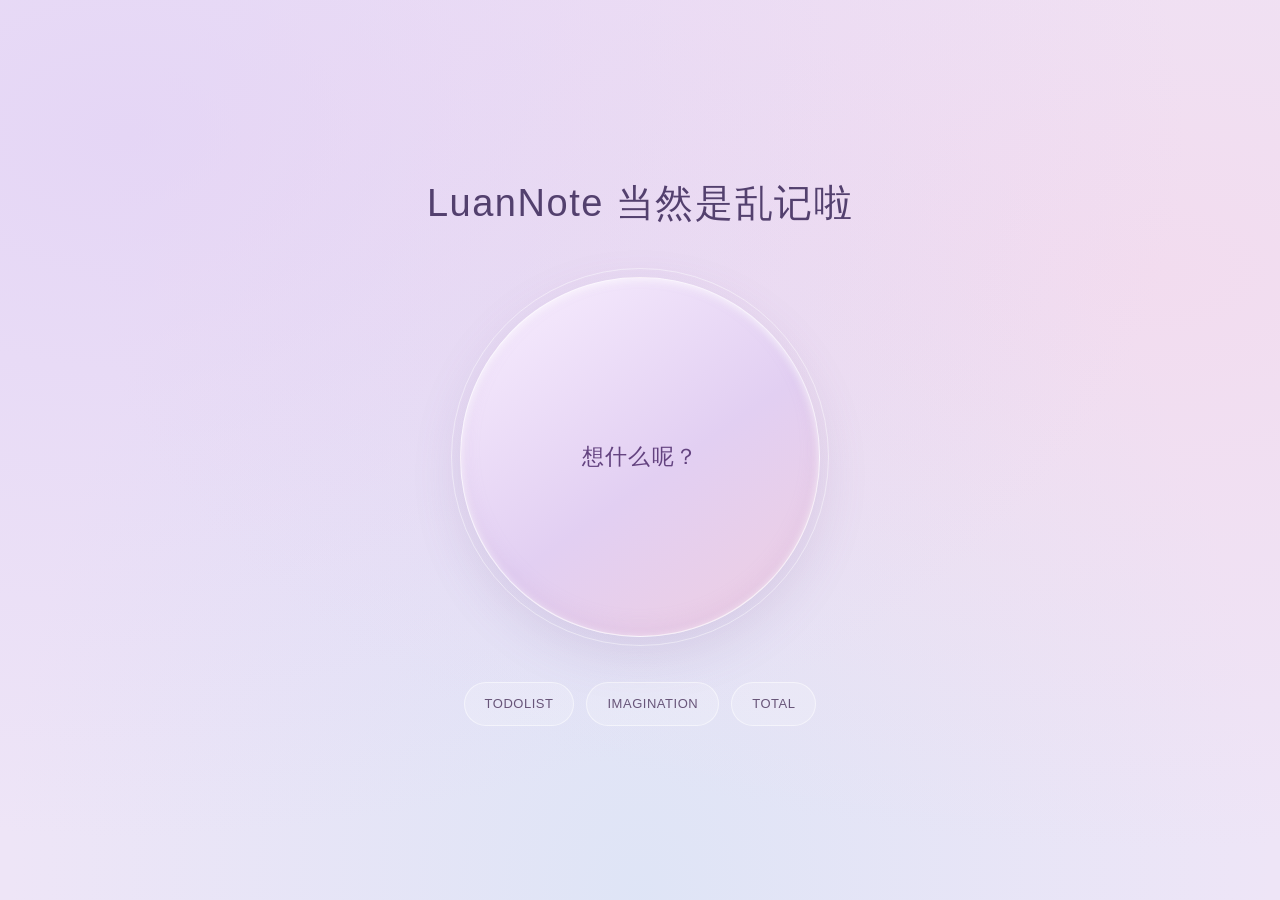
<file: frontend/index.html>
<!doctype html>
<html lang="zh-CN"> 
    <head>
        <meta charset="utf-8">
        <meta name="viewport" content="width=device-width,initial-scale=1">
        <title>LuanNote</title>
        <meta name="description" content="快速记录">

        <meta name="color-scheme" content="light">
        <link rel="stylesheet" href="css/items-dream.css">
        <link rel="stylesheet" href="css/editor-dream.css">
        <link rel="stylesheet" href="css/item-groups.css">

    </head>
    <body>
        <!--应用挂载点，由app.js根据hash路由渲染界面-->
        <div id="app" class="app"></div>

        <noscript>
            <p style="padding:24px;text-align:center;color: #667085;">
                LuanNote 需要启用 JavaScript 才能使用
            </p>
        </noscript>

        <script type="module" src="js/app.js"></script>
    </body>
</html>
</file>
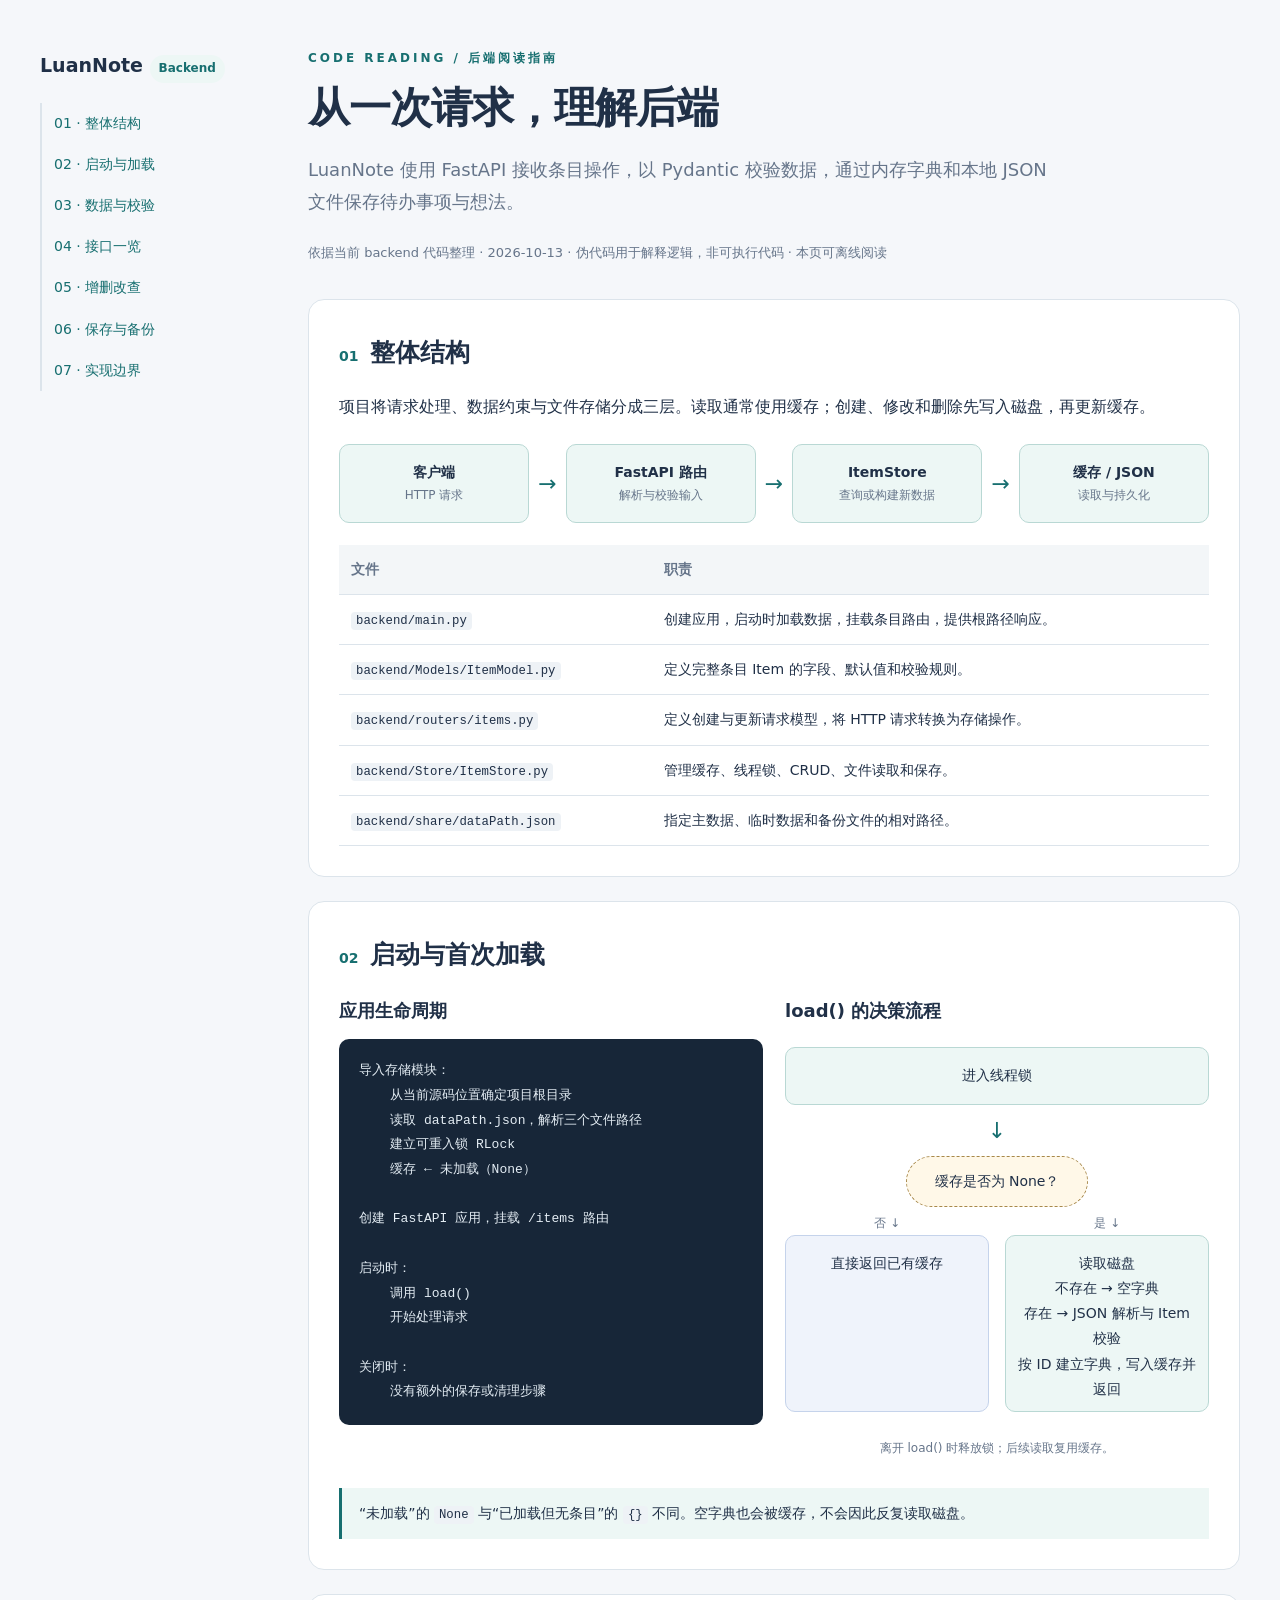
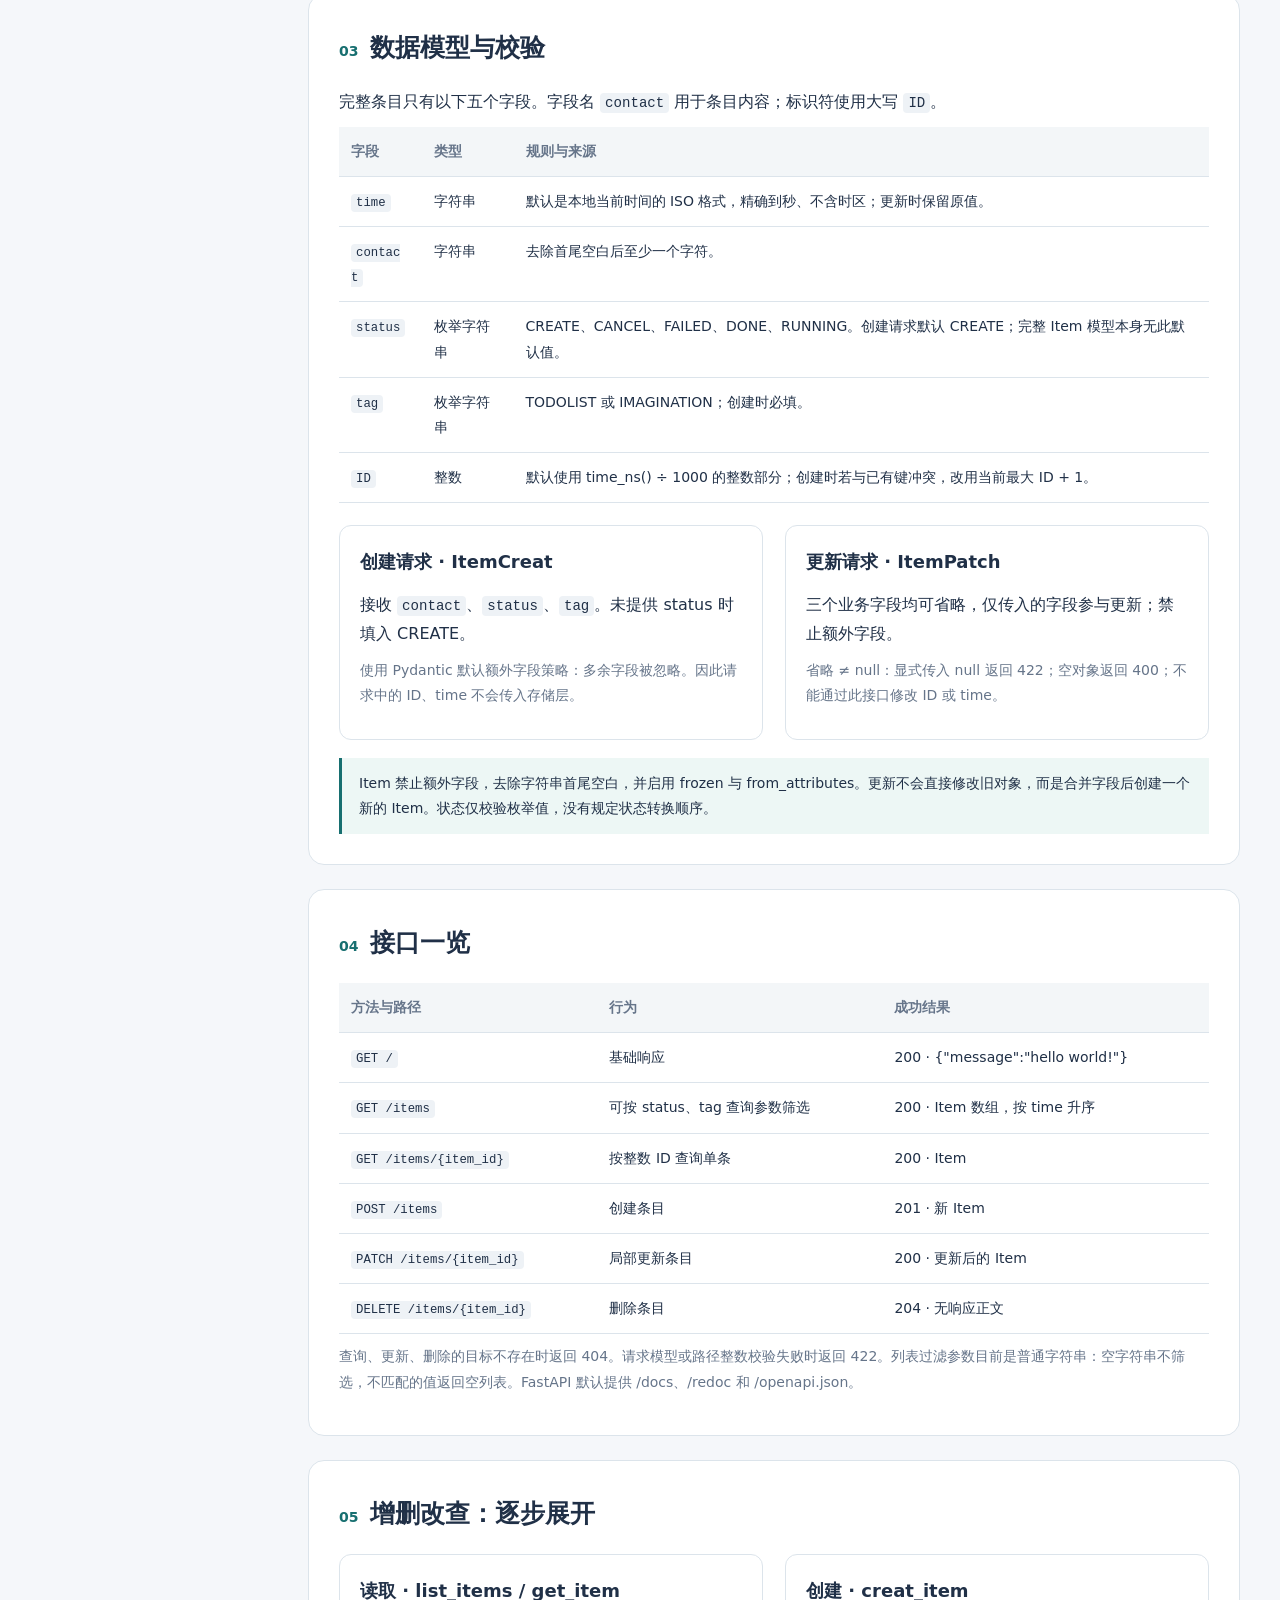
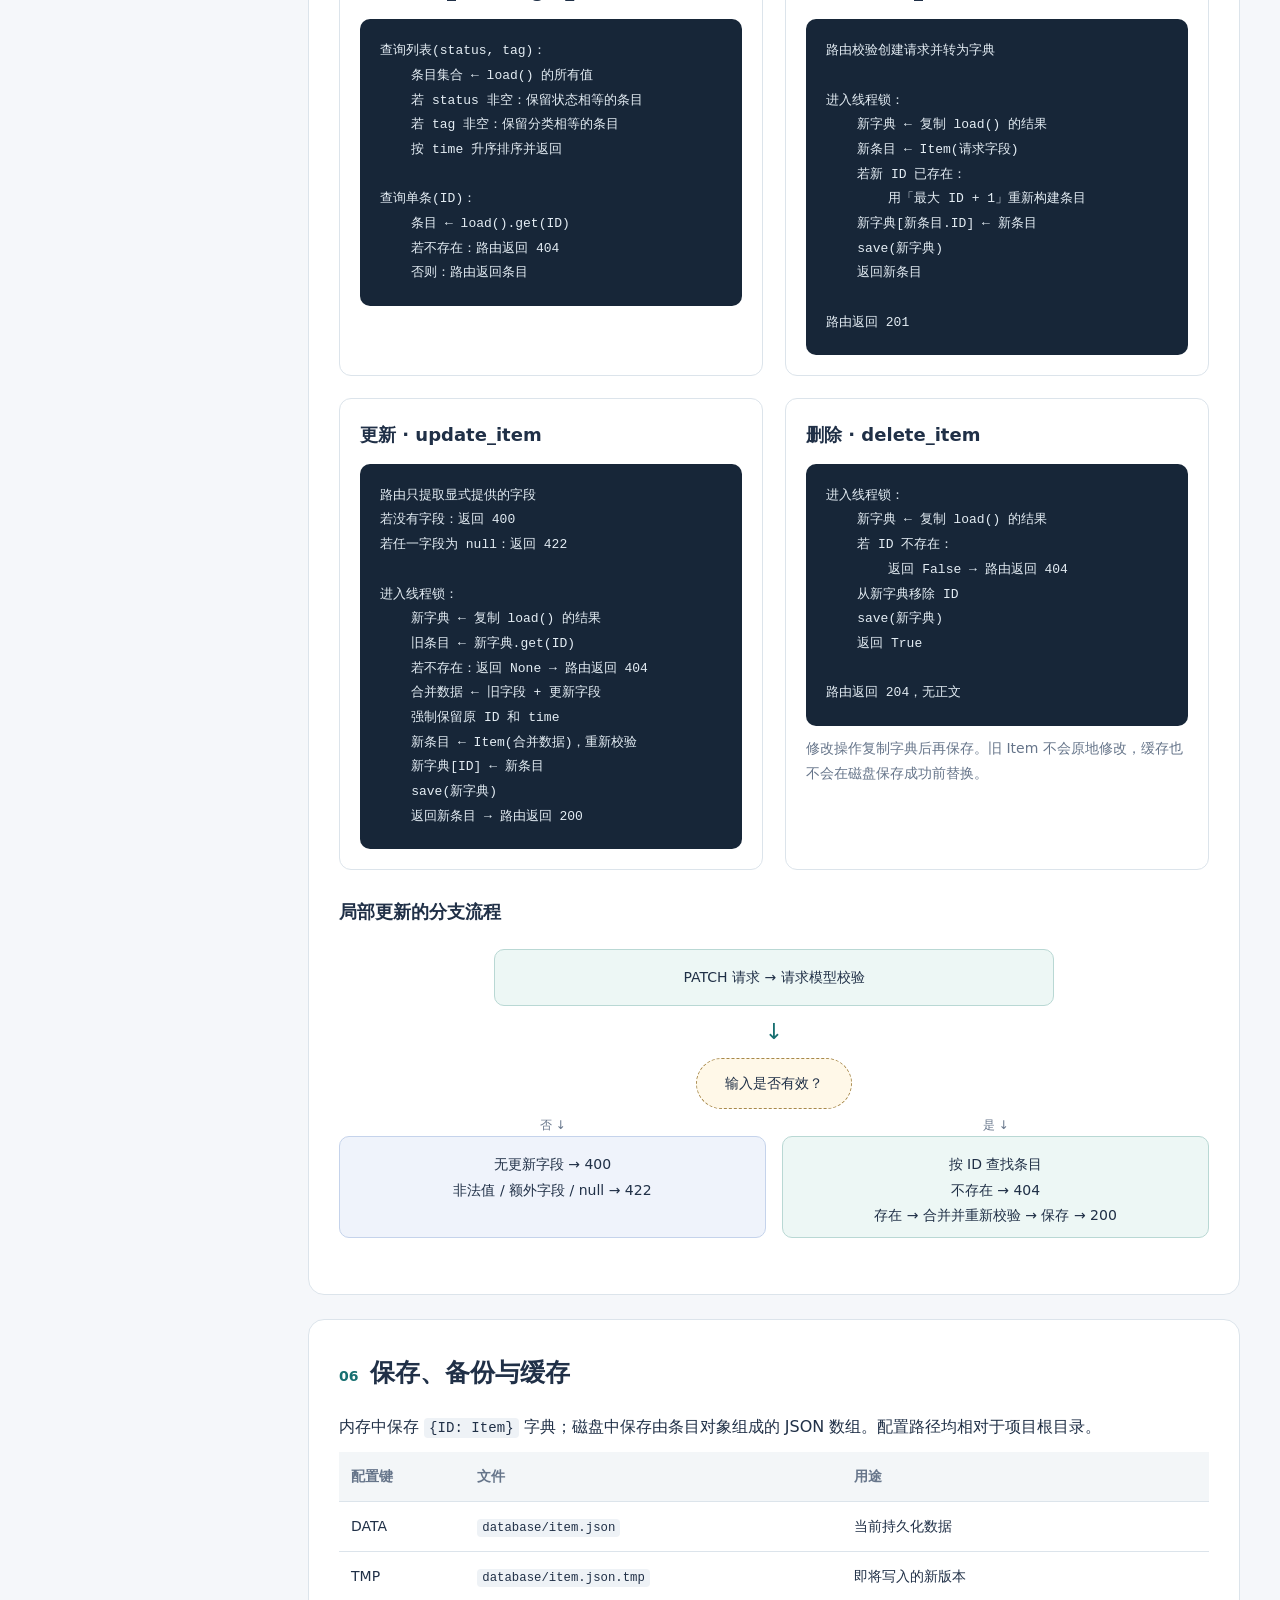
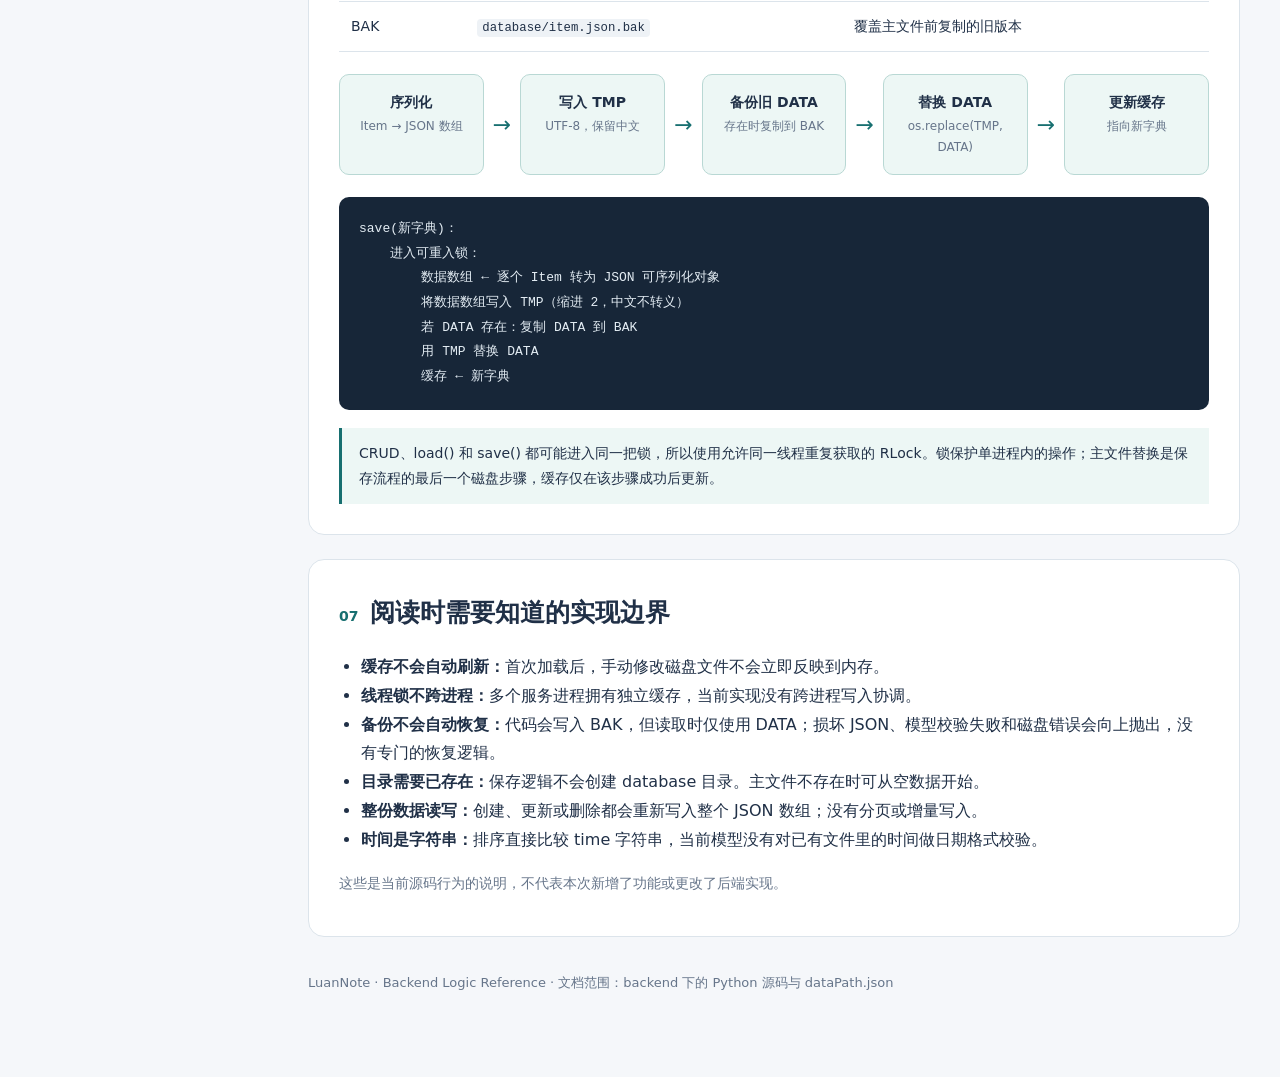
<file: AgentDocs/backend.html>
<!doctype html>
<html lang="zh-CN">
<head>
<meta charset="utf-8">
<meta name="viewport" content="width=device-width, initial-scale=1">
<title>LuanNote · 后端逻辑说明</title>
<style>
:root{--ink:#203047;--muted:#66758a;--line:#dce4eb;--accent:#176f70;--pale:#edf7f5}*{box-sizing:border-box}html{scroll-behavior:smooth;scroll-padding-top:25px}body{margin:0;background:#f5f7fa;color:var(--ink);font:16px/1.8 system-ui,-apple-system,"PingFang SC","Microsoft YaHei",sans-serif}a{color:var(--accent);text-decoration:none}a:hover{text-decoration:underline}.layout{max-width:1380px;margin:auto;display:grid;grid-template-columns:220px minmax(0,1fr);gap:48px;padding:48px 40px}aside{position:sticky;top:32px;align-self:start}aside b{display:block;font-size:19px;margin-bottom:20px}nav a{display:block;padding:8px 12px;border-left:2px solid var(--line);font-size:14px}nav a:hover{background:var(--pale);border-color:var(--accent)}main{min-width:0;max-width:1000px}.eyebrow{font-size:12px;letter-spacing:3px;color:var(--accent);font-weight:700}h1{font-size:42px;line-height:1.25;margin:12px 0 20px;letter-spacing:-1px}h2{font-size:25px;margin:0 0 18px}h3{font-size:18px;margin:0 0 12px}p{margin:10px 0}.lead{font-size:18px;color:var(--muted);max-width:760px}.meta{font-size:13px;color:var(--muted);margin:22px 0 35px}section{background:white;border:1px solid var(--line);border-radius:16px;padding:30px;margin:0 0 24px}section h2 span{color:var(--accent);font-size:14px;margin-right:12px}.grid{display:grid;grid-template-columns:1fr 1fr;gap:22px}.card{border:1px solid var(--line);border-radius:12px;padding:20px;min-width:0}.small{font-size:14px;color:var(--muted)}code,pre{font-family:ui-monospace,SFMono-Regular,Consolas,monospace}code{font-size:.88em;background:#eef2f6;padding:2px 5px;border-radius:4px;overflow-wrap:anywhere}pre{background:#172638;color:#e4edf4;padding:20px;border-radius:10px;font-size:13px;line-height:1.9;white-space:pre-wrap;overflow-wrap:anywhere;margin:12px 0 0}.note{border-left:3px solid var(--accent);background:var(--pale);padding:13px 17px;margin-top:18px;font-size:14px}.table-wrap{overflow-x:auto}table{width:100%;border-collapse:collapse;font-size:14px;text-align:left}th{background:#f3f6f8;color:var(--muted);font-weight:600}th,td{padding:12px;border-bottom:1px solid var(--line);vertical-align:top}.flow{display:flex;align-items:stretch;gap:9px;margin:22px 0}.node{flex:1;border:1px solid #b9d8d4;border-radius:10px;background:var(--pale);padding:15px 10px;text-align:center;font-size:14px}.node strong{display:block}.node small{display:block;color:var(--muted);font-size:12px}.arrow{align-self:center;color:var(--accent);font-size:22px}.vertical{display:flex;flex-direction:column;align-items:center;gap:6px;margin:20px 0}.vertical .node{width:100%;max-width:560px}.branches{width:100%;display:grid;grid-template-columns:1fr 1fr;gap:16px}.branch{text-align:center}.branch .node{height:calc(100% - 28px)}.label{font-size:12px;color:var(--muted)}.decision{border:1px dashed #a7884a;background:#fff8e8;border-radius:30px;padding:12px 28px;text-align:center;font-size:14px}.return{background:#eff3fb;border-color:#c5d3eb}.caption{color:var(--muted);font-size:12px;text-align:center}footer{font-size:13px;color:var(--muted);padding:10px 0 35px}ul{padding-left:22px}.pill{display:inline-block;font-size:12px;padding:3px 9px;border-radius:20px;background:var(--pale);color:var(--accent)}@media(max-width:1000px){.layout{grid-template-columns:170px minmax(0,1fr);gap:24px;padding:28px 20px}.grid{grid-template-columns:1fr}.flow{flex-direction:column}.arrow{transform:rotate(90deg)}}@media(max-width:700px){.layout{display:block;padding:20px 14px}aside{position:static;margin-bottom:28px}nav{display:flex;flex-wrap:wrap;gap:4px}nav a{padding:4px 9px}h1{font-size:32px}section{padding:22px 18px}.branches{grid-template-columns:1fr}td,th{padding:9px}}@media print{body{background:white;font-size:11pt}.layout{display:block;padding:0}aside{display:none}main{max-width:none}section{break-inside:avoid;border-radius:0;padding:20px}pre{background:#f3f5f8;color:#203047}h1{font-size:28pt}a{color:inherit}.grid{grid-template-columns:1fr}}
</style>
</head>
<body>
<div class="layout">
<aside><b>LuanNote <span class="pill">Backend</span></b><nav aria-label="文档目录">
<a href="#overview">01 · 整体结构</a><a href="#startup">02 · 启动与加载</a><a href="#model">03 · 数据与校验</a><a href="#api">04 · 接口一览</a><a href="#crud">05 · 增删改查</a><a href="#storage">06 · 保存与备份</a><a href="#boundaries">07 · 实现边界</a>
</nav></aside>
<main>
<header><div class="eyebrow">CODE READING / 后端阅读指南</div><h1>从一次请求，理解后端</h1><p class="lead">LuanNote 使用 FastAPI 接收条目操作，以 Pydantic 校验数据，通过内存字典和本地 JSON 文件保存待办事项与想法。</p><p class="meta">依据当前 backend 代码整理 · 2026-10-13 · 伪代码用于解释逻辑，非可执行代码 · 本页可离线阅读</p></header>
<section id="overview"><h2><span>01</span>整体结构</h2><p>项目将请求处理、数据约束与文件存储分成三层。读取通常使用缓存；创建、修改和删除先写入磁盘，再更新缓存。</p>
<div class="flow" aria-label="整体请求流程"><div class="node"><strong>客户端</strong><small>HTTP 请求</small></div><div class="arrow">→</div><div class="node"><strong>FastAPI 路由</strong><small>解析与校验输入</small></div><div class="arrow">→</div><div class="node"><strong>ItemStore</strong><small>查询或构建新数据</small></div><div class="arrow">→</div><div class="node"><strong>缓存 / JSON</strong><small>读取与持久化</small></div></div>
<div class="table-wrap"><table><thead><tr><th>文件</th><th>职责</th></tr></thead><tbody>
<tr><td><code>backend/main.py</code></td><td>创建应用，启动时加载数据，挂载条目路由，提供根路径响应。</td></tr>
<tr><td><code>backend/Models/ItemModel.py</code></td><td>定义完整条目 Item 的字段、默认值和校验规则。</td></tr>
<tr><td><code>backend/routers/items.py</code></td><td>定义创建与更新请求模型，将 HTTP 请求转换为存储操作。</td></tr>
<tr><td><code>backend/Store/ItemStore.py</code></td><td>管理缓存、线程锁、CRUD、文件读取和保存。</td></tr>
<tr><td><code>backend/share/dataPath.json</code></td><td>指定主数据、临时数据和备份文件的相对路径。</td></tr>
</tbody></table></div></section>
<section id="startup"><h2><span>02</span>启动与首次加载</h2><div class="grid"><div><h3>应用生命周期</h3><pre>导入存储模块：
    从当前源码位置确定项目根目录
    读取 dataPath.json，解析三个文件路径
    建立可重入锁 RLock
    缓存 ← 未加载（None）

创建 FastAPI 应用，挂载 /items 路由

启动时：
    调用 load()
    开始处理请求

关闭时：
    没有额外的保存或清理步骤</pre></div><div><h3>load() 的决策流程</h3><div class="vertical"><div class="node">进入线程锁</div><div class="arrow">↓</div><div class="decision">缓存是否为 None？</div><div class="branches"><div class="branch"><div class="label">否 ↓</div><div class="node return">直接返回已有缓存</div></div><div class="branch"><div class="label">是 ↓</div><div class="node">读取磁盘<br>不存在 → 空字典<br>存在 → JSON 解析与 Item 校验<br>按 ID 建立字典，写入缓存并返回</div></div></div></div><p class="caption">离开 load() 时释放锁；后续读取复用缓存。</p></div></div><div class="note">“未加载”的 <code>None</code> 与“已加载但无条目”的 <code>{}</code> 不同。空字典也会被缓存，不会因此反复读取磁盘。</div></section>
<section id="model"><h2><span>03</span>数据模型与校验</h2><p>完整条目只有以下五个字段。字段名 <code>contact</code> 用于条目内容；标识符使用大写 <code>ID</code>。</p><div class="table-wrap"><table><thead><tr><th>字段</th><th>类型</th><th>规则与来源</th></tr></thead><tbody>
<tr><td><code>time</code></td><td>字符串</td><td>默认是本地当前时间的 ISO 格式，精确到秒、不含时区；更新时保留原值。</td></tr>
<tr><td><code>contact</code></td><td>字符串</td><td>去除首尾空白后至少一个字符。</td></tr>
<tr><td><code>status</code></td><td>枚举字符串</td><td>CREATE、CANCEL、FAILED、DONE、RUNNING。创建请求默认 CREATE；完整 Item 模型本身无此默认值。</td></tr>
<tr><td><code>tag</code></td><td>枚举字符串</td><td>TODOLIST 或 IMAGINATION；创建时必填。</td></tr>
<tr><td><code>ID</code></td><td>整数</td><td>默认使用 time_ns() ÷ 1000 的整数部分；创建时若与已有键冲突，改用当前最大 ID + 1。</td></tr>
</tbody></table></div>
<div class="grid" style="margin-top:22px"><div class="card"><h3>创建请求 · ItemCreat</h3><p>接收 <code>contact</code>、<code>status</code>、<code>tag</code>。未提供 status 时填入 CREATE。</p><p class="small">使用 Pydantic 默认额外字段策略：多余字段被忽略。因此请求中的 ID、time 不会传入存储层。</p></div><div class="card"><h3>更新请求 · ItemPatch</h3><p>三个业务字段均可省略，仅传入的字段参与更新；禁止额外字段。</p><p class="small">省略 ≠ null：显式传入 null 返回 422；空对象返回 400；不能通过此接口修改 ID 或 time。</p></div></div><div class="note">Item 禁止额外字段，去除字符串首尾空白，并启用 frozen 与 from_attributes。更新不会直接修改旧对象，而是合并字段后创建一个新的 Item。状态仅校验枚举值，没有规定状态转换顺序。</div></section>
<section id="api"><h2><span>04</span>接口一览</h2><div class="table-wrap"><table><thead><tr><th>方法与路径</th><th>行为</th><th>成功结果</th></tr></thead><tbody>
<tr><td><code>GET /</code></td><td>基础响应</td><td>200 · {"message":"hello world!"}</td></tr>
<tr><td><code>GET /items</code></td><td>可按 status、tag 查询参数筛选</td><td>200 · Item 数组，按 time 升序</td></tr>
<tr><td><code>GET /items/{item_id}</code></td><td>按整数 ID 查询单条</td><td>200 · Item</td></tr>
<tr><td><code>POST /items</code></td><td>创建条目</td><td>201 · 新 Item</td></tr>
<tr><td><code>PATCH /items/{item_id}</code></td><td>局部更新条目</td><td>200 · 更新后的 Item</td></tr>
<tr><td><code>DELETE /items/{item_id}</code></td><td>删除条目</td><td>204 · 无响应正文</td></tr>
</tbody></table></div><p class="small">查询、更新、删除的目标不存在时返回 404。请求模型或路径整数校验失败时返回 422。列表过滤参数目前是普通字符串：空字符串不筛选，不匹配的值返回空列表。FastAPI 默认提供 /docs、/redoc 和 /openapi.json。</p></section>
<section id="crud"><h2><span>05</span>增删改查：逐步展开</h2><div class="grid"><div class="card"><h3>读取 · list_items / get_item</h3><pre>查询列表(status, tag)：
    条目集合 ← load() 的所有值
    若 status 非空：保留状态相等的条目
    若 tag 非空：保留分类相等的条目
    按 time 升序排序并返回

查询单条(ID)：
    条目 ← load().get(ID)
    若不存在：路由返回 404
    否则：路由返回条目</pre></div><div class="card"><h3>创建 · creat_item</h3><pre>路由校验创建请求并转为字典

进入线程锁：
    新字典 ← 复制 load() 的结果
    新条目 ← Item(请求字段)
    若新 ID 已存在：
        用「最大 ID + 1」重新构建条目
    新字典[新条目.ID] ← 新条目
    save(新字典)
    返回新条目

路由返回 201</pre></div><div class="card"><h3>更新 · update_item</h3><pre>路由只提取显式提供的字段
若没有字段：返回 400
若任一字段为 null：返回 422

进入线程锁：
    新字典 ← 复制 load() 的结果
    旧条目 ← 新字典.get(ID)
    若不存在：返回 None → 路由返回 404
    合并数据 ← 旧字段 + 更新字段
    强制保留原 ID 和 time
    新条目 ← Item(合并数据)，重新校验
    新字典[ID] ← 新条目
    save(新字典)
    返回新条目 → 路由返回 200</pre></div><div class="card"><h3>删除 · delete_item</h3><pre>进入线程锁：
    新字典 ← 复制 load() 的结果
    若 ID 不存在：
        返回 False → 路由返回 404
    从新字典移除 ID
    save(新字典)
    返回 True

路由返回 204，无正文</pre><p class="small">修改操作复制字典后再保存。旧 Item 不会原地修改，缓存也不会在磁盘保存成功前替换。</p></div></div>
<h3 style="margin-top:26px">局部更新的分支流程</h3><div class="vertical"><div class="node">PATCH 请求 → 请求模型校验</div><div class="arrow">↓</div><div class="decision">输入是否有效？</div><div class="branches"><div class="branch"><div class="label">否 ↓</div><div class="node return">无更新字段 → 400<br>非法值 / 额外字段 / null → 422</div></div><div class="branch"><div class="label">是 ↓</div><div class="node">按 ID 查找条目<br>不存在 → 404<br>存在 → 合并并重新校验 → 保存 → 200</div></div></div></div></section>
<section id="storage"><h2><span>06</span>保存、备份与缓存</h2><p>内存中保存 <code>{ID: Item}</code> 字典；磁盘中保存由条目对象组成的 JSON 数组。配置路径均相对于项目根目录。</p><div class="table-wrap"><table><thead><tr><th>配置键</th><th>文件</th><th>用途</th></tr></thead><tbody><tr><td>DATA</td><td><code>database/item.json</code></td><td>当前持久化数据</td></tr><tr><td>TMP</td><td><code>database/item.json.tmp</code></td><td>即将写入的新版本</td></tr><tr><td>BAK</td><td><code>database/item.json.bak</code></td><td>覆盖主文件前复制的旧版本</td></tr></tbody></table></div>
<div class="flow"><div class="node"><strong>序列化</strong><small>Item → JSON 数组</small></div><div class="arrow">→</div><div class="node"><strong>写入 TMP</strong><small>UTF-8，保留中文</small></div><div class="arrow">→</div><div class="node"><strong>备份旧 DATA</strong><small>存在时复制到 BAK</small></div><div class="arrow">→</div><div class="node"><strong>替换 DATA</strong><small>os.replace(TMP, DATA)</small></div><div class="arrow">→</div><div class="node"><strong>更新缓存</strong><small>指向新字典</small></div></div>
<pre>save(新字典)：
    进入可重入锁：
        数据数组 ← 逐个 Item 转为 JSON 可序列化对象
        将数据数组写入 TMP（缩进 2，中文不转义）
        若 DATA 存在：复制 DATA 到 BAK
        用 TMP 替换 DATA
        缓存 ← 新字典</pre><div class="note">CRUD、load() 和 save() 都可能进入同一把锁，所以使用允许同一线程重复获取的 RLock。锁保护单进程内的操作；主文件替换是保存流程的最后一个磁盘步骤，缓存仅在该步骤成功后更新。</div></section>
<section id="boundaries"><h2><span>07</span>阅读时需要知道的实现边界</h2><ul><li><strong>缓存不会自动刷新：</strong>首次加载后，手动修改磁盘文件不会立即反映到内存。</li><li><strong>线程锁不跨进程：</strong>多个服务进程拥有独立缓存，当前实现没有跨进程写入协调。</li><li><strong>备份不会自动恢复：</strong>代码会写入 BAK，但读取时仅使用 DATA；损坏 JSON、模型校验失败和磁盘错误会向上抛出，没有专门的恢复逻辑。</li><li><strong>目录需要已存在：</strong>保存逻辑不会创建 database 目录。主文件不存在时可从空数据开始。</li><li><strong>整份数据读写：</strong>创建、更新或删除都会重新写入整个 JSON 数组；没有分页或增量写入。</li><li><strong>时间是字符串：</strong>排序直接比较 time 字符串，当前模型没有对已有文件里的时间做日期格式校验。</li></ul><p class="small">这些是当前源码行为的说明，不代表本次新增了功能或更改了后端实现。</p></section>
<footer>LuanNote · Backend Logic Reference · 文档范围：backend 下的 Python 源码与 dataPath.json</footer>
</main></div>
</body>
</html>
</file>
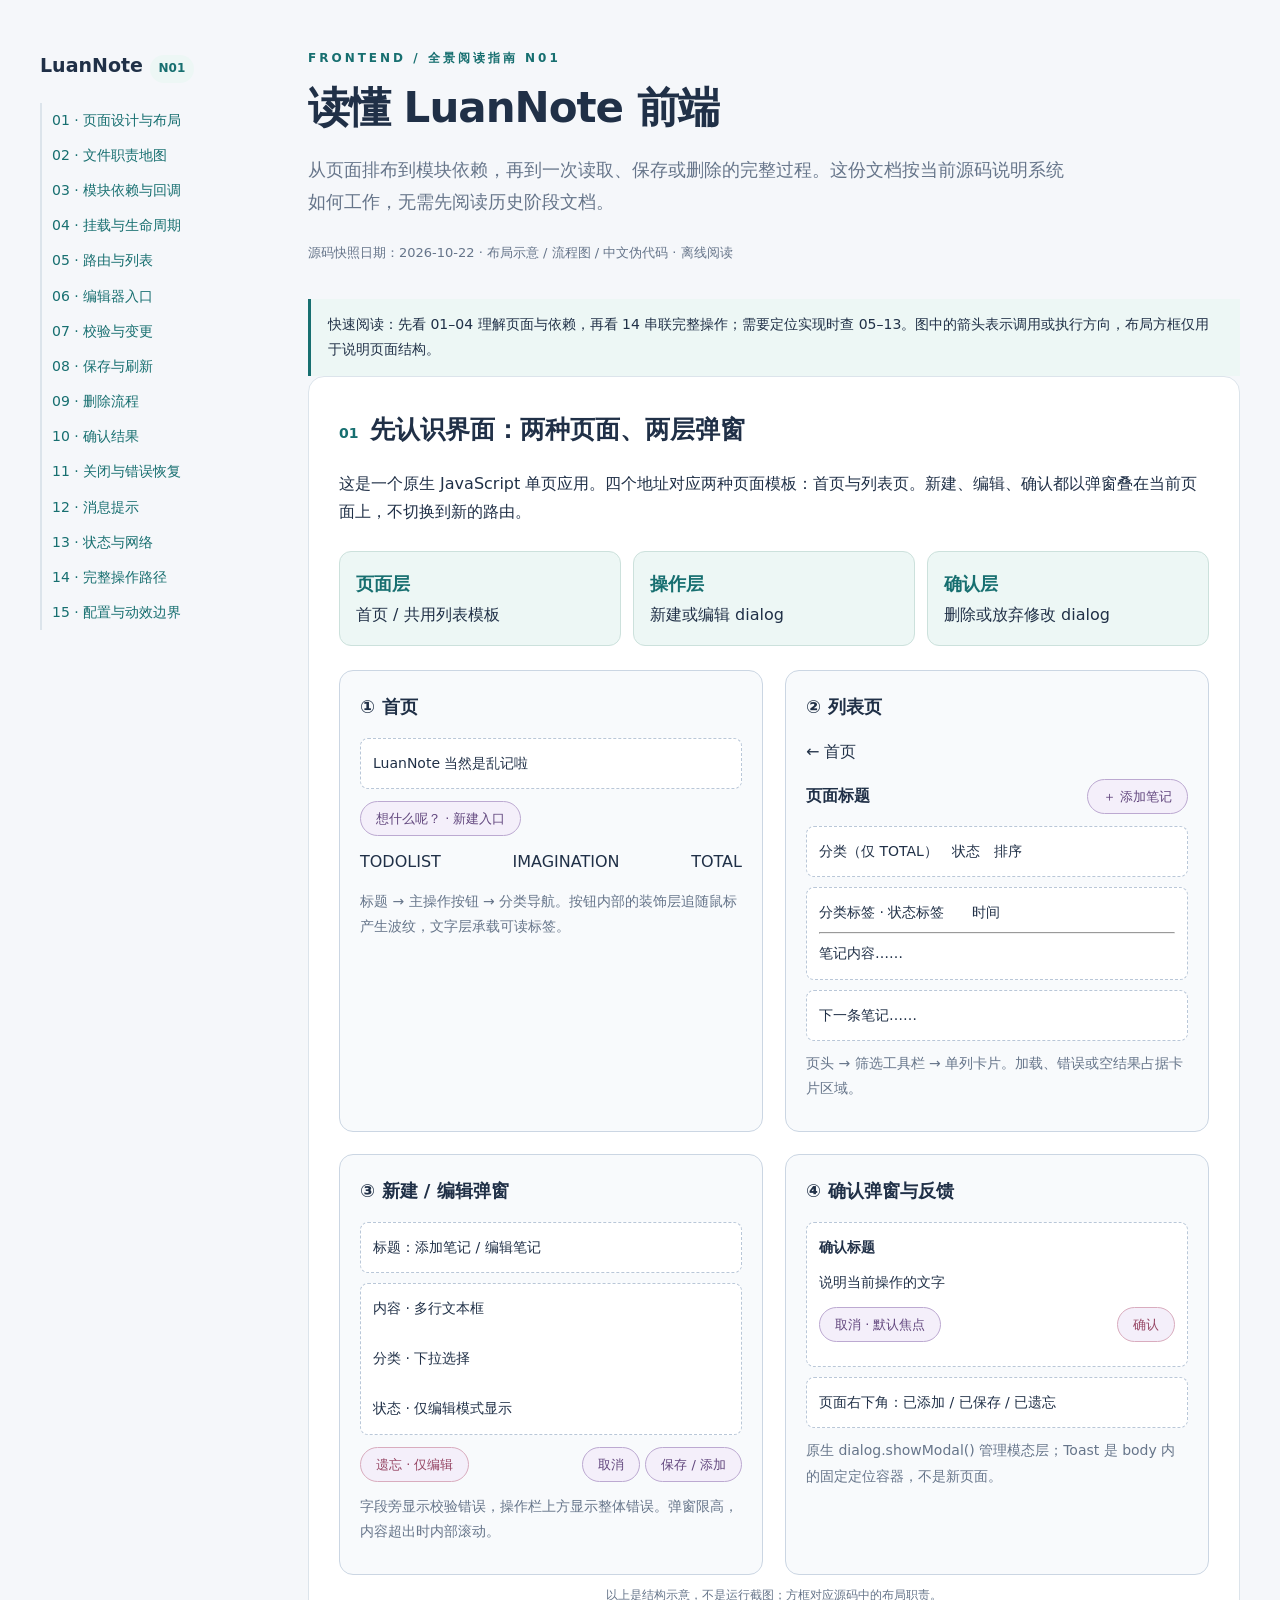
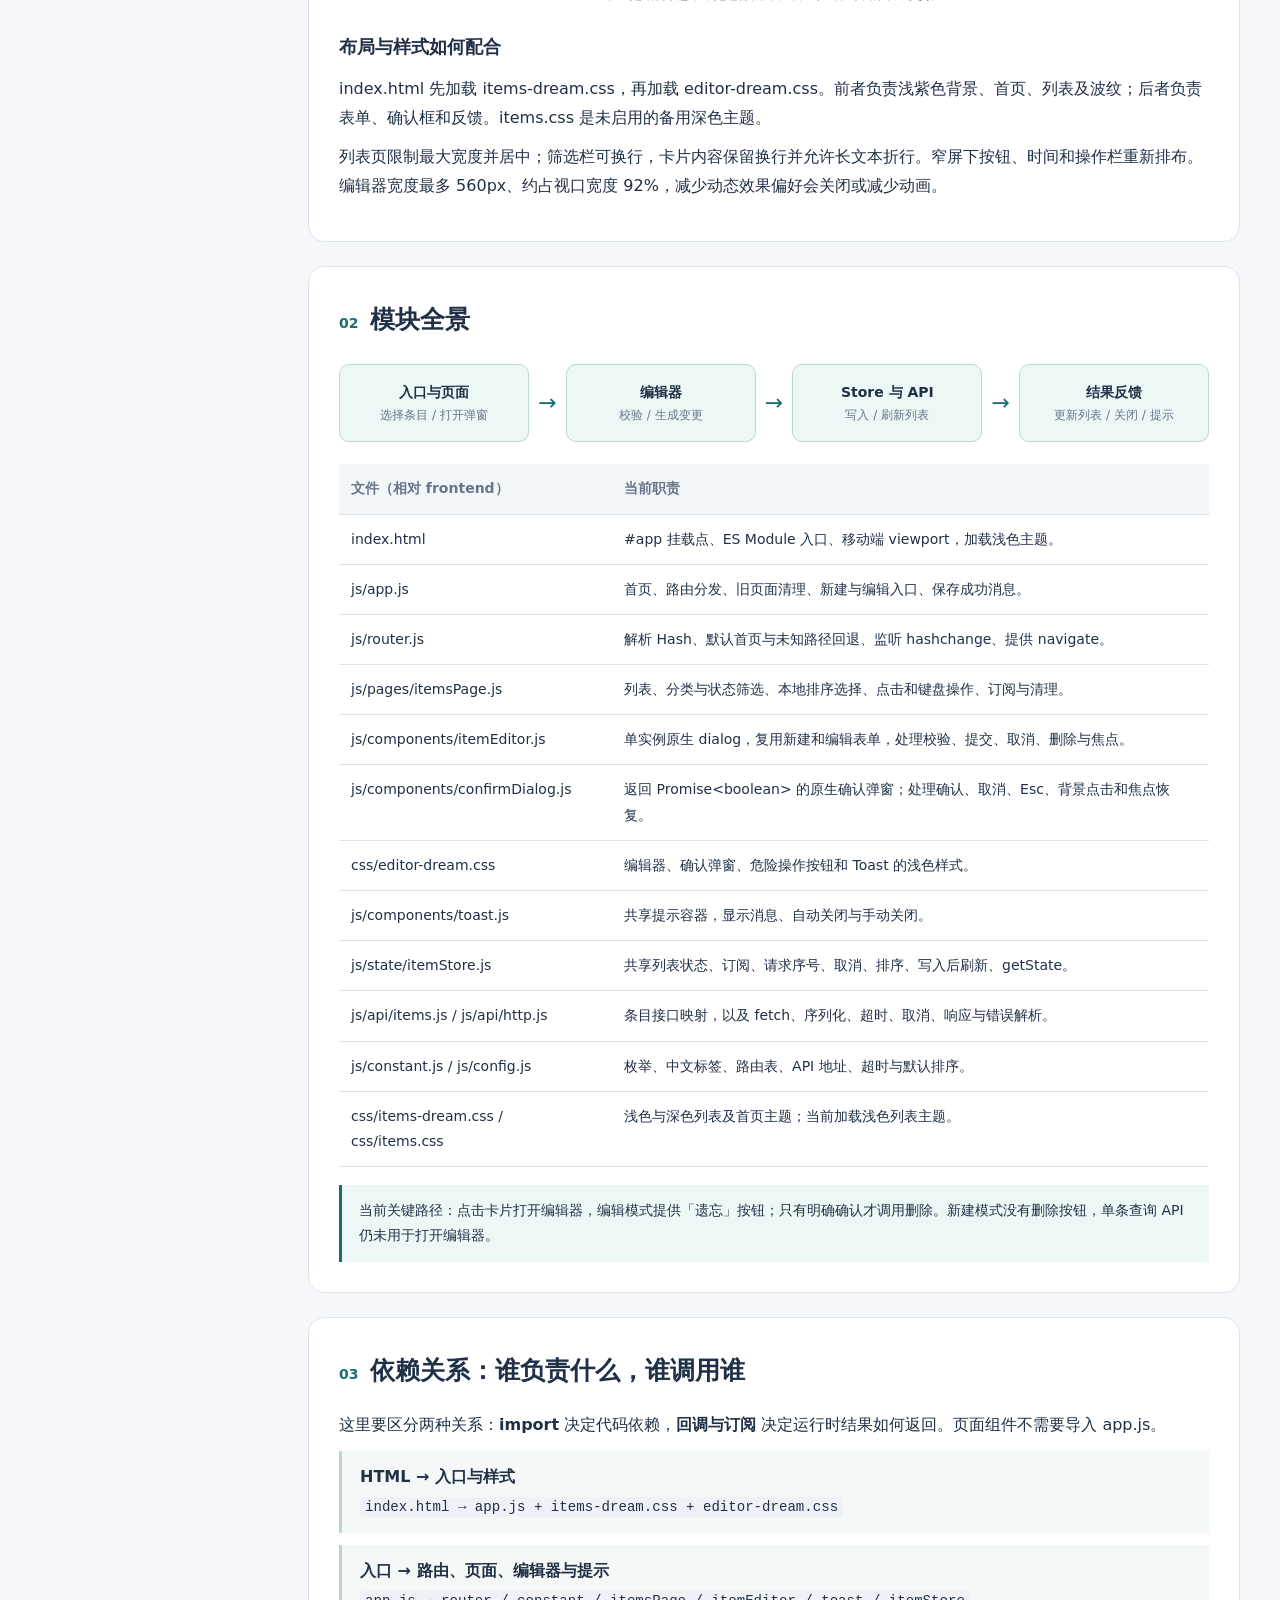
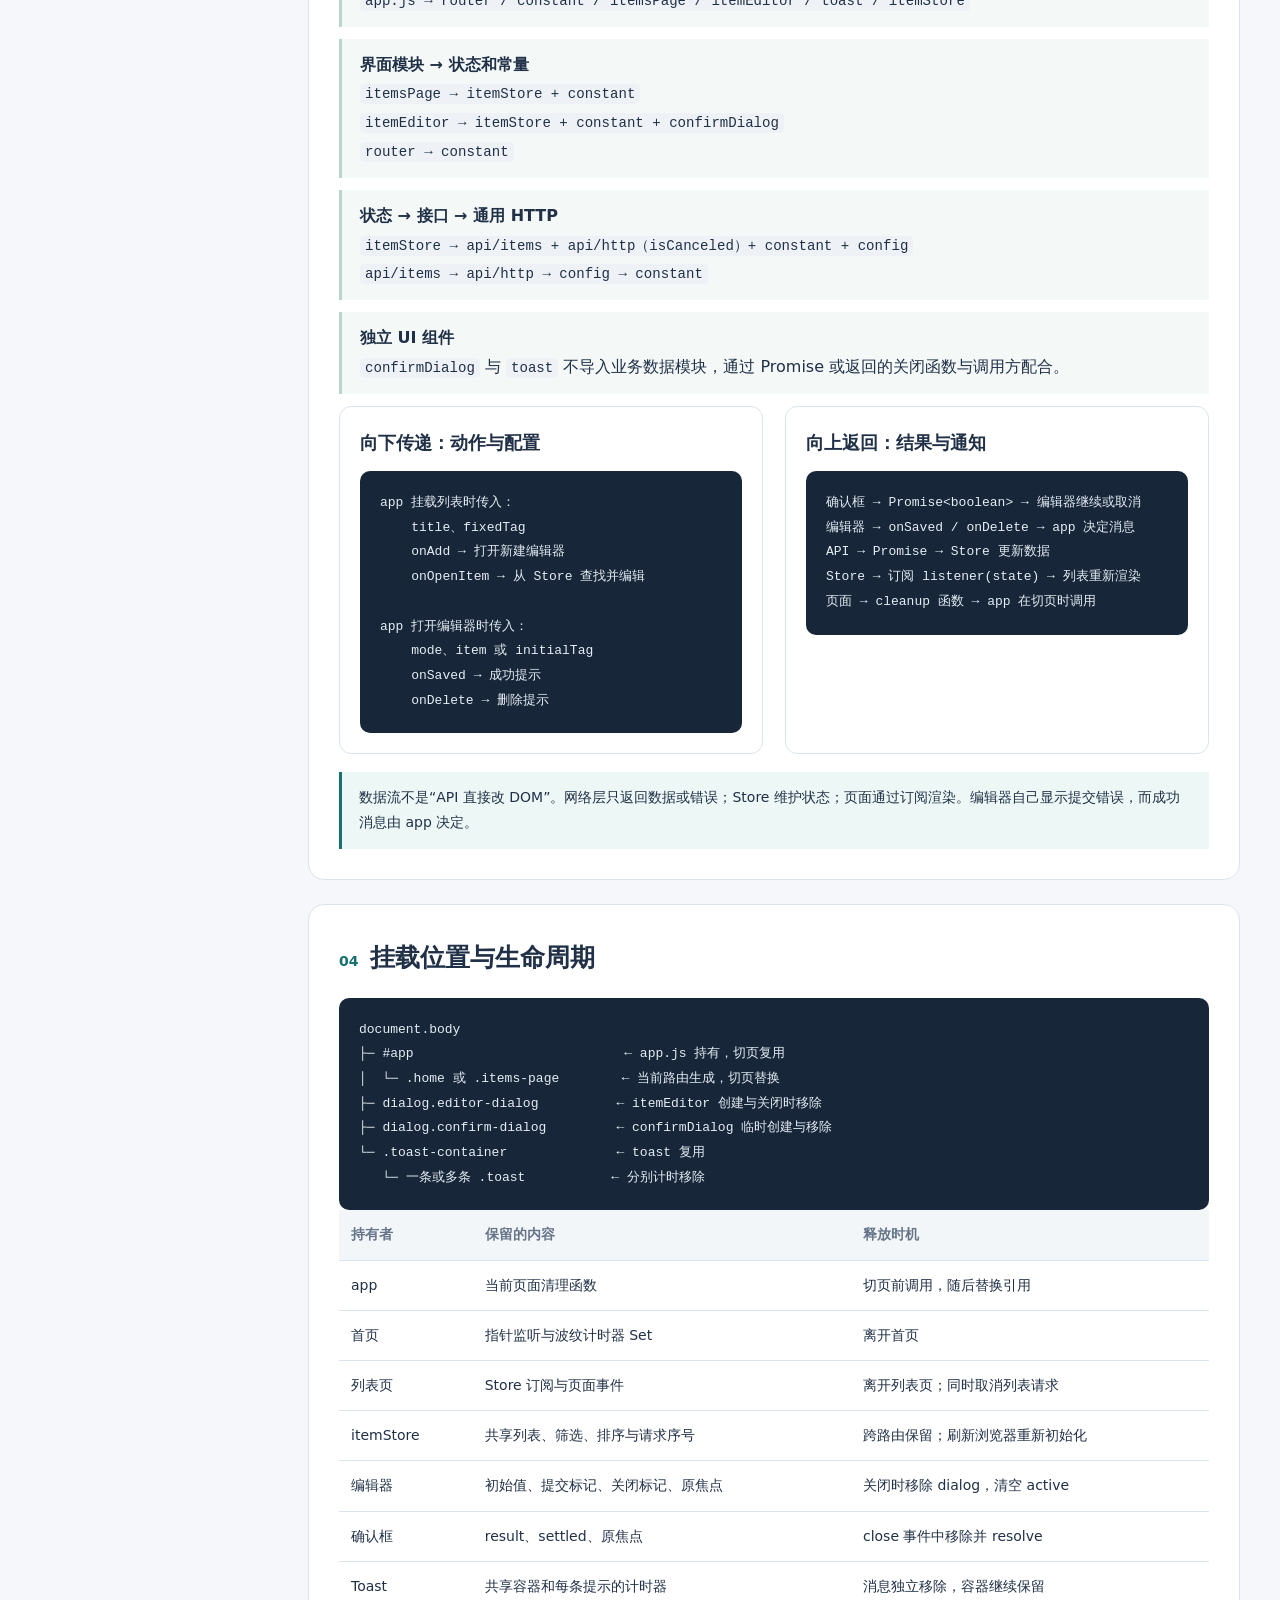
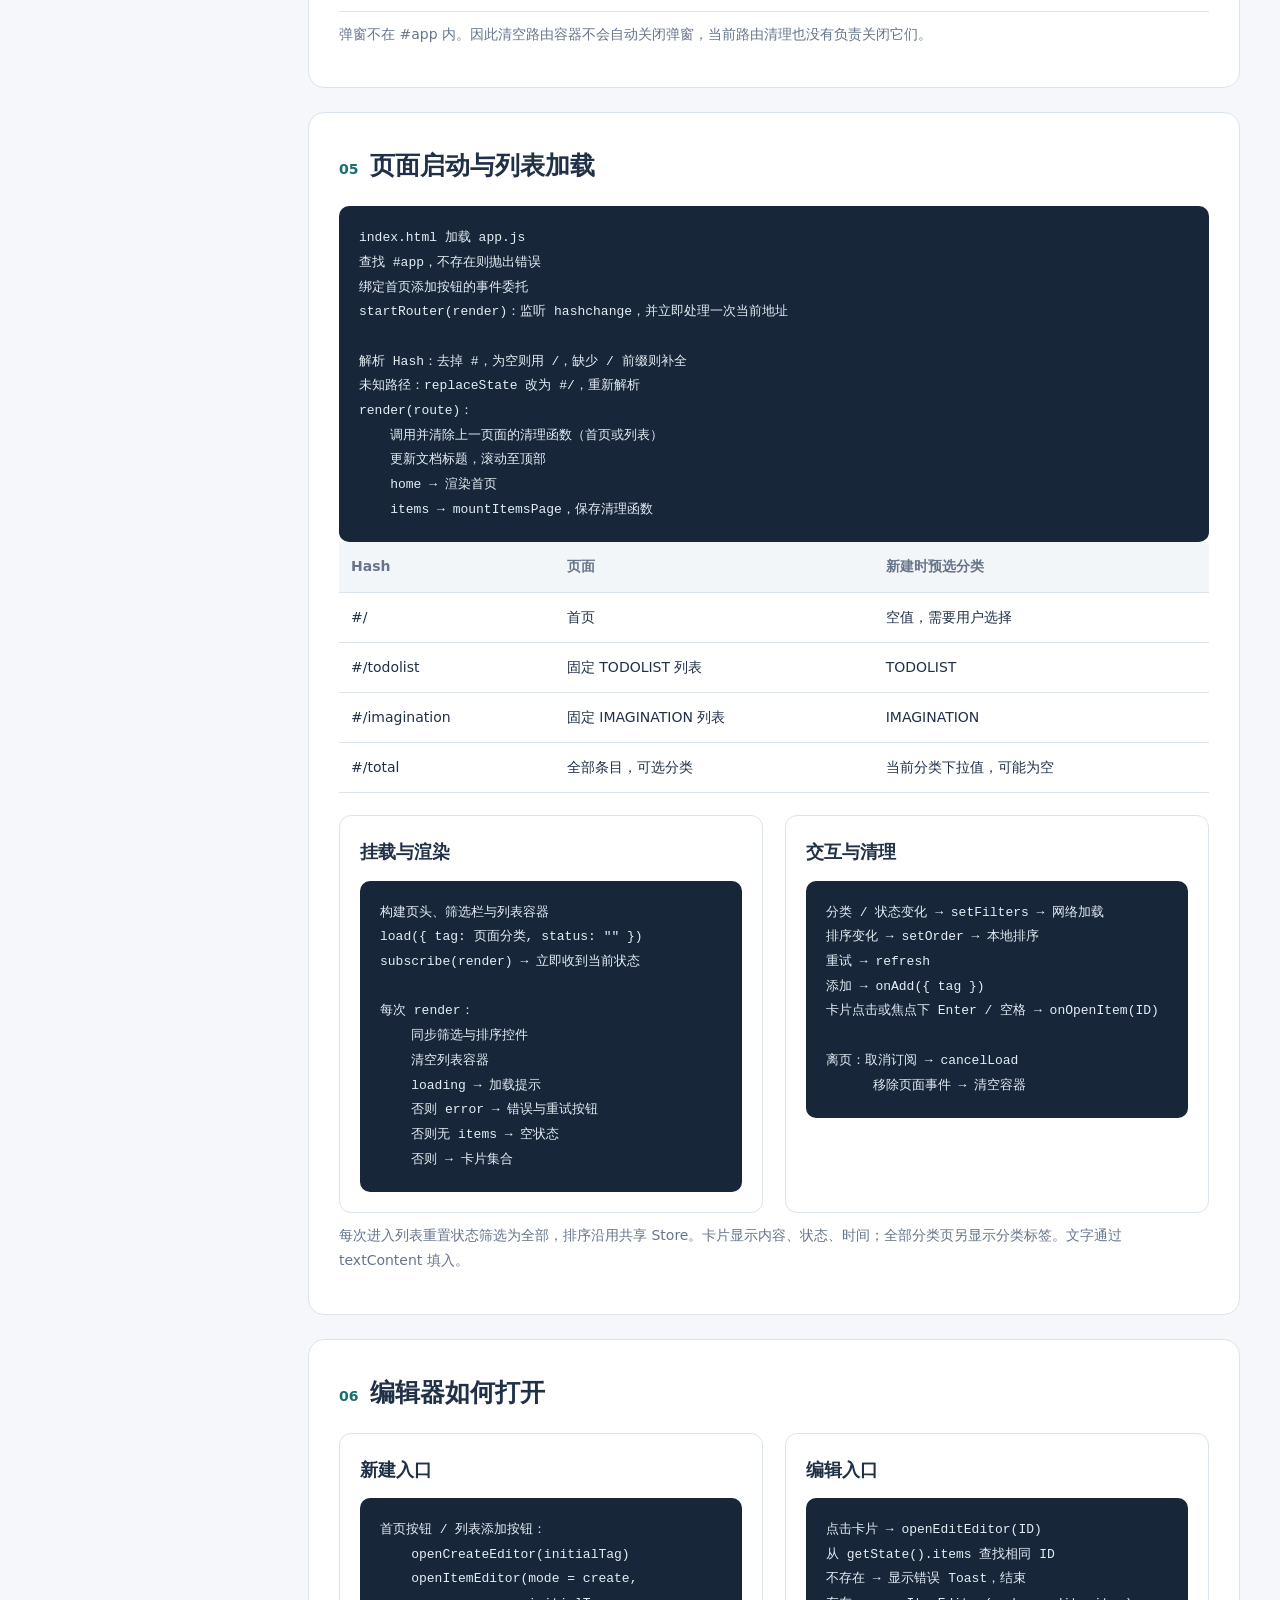
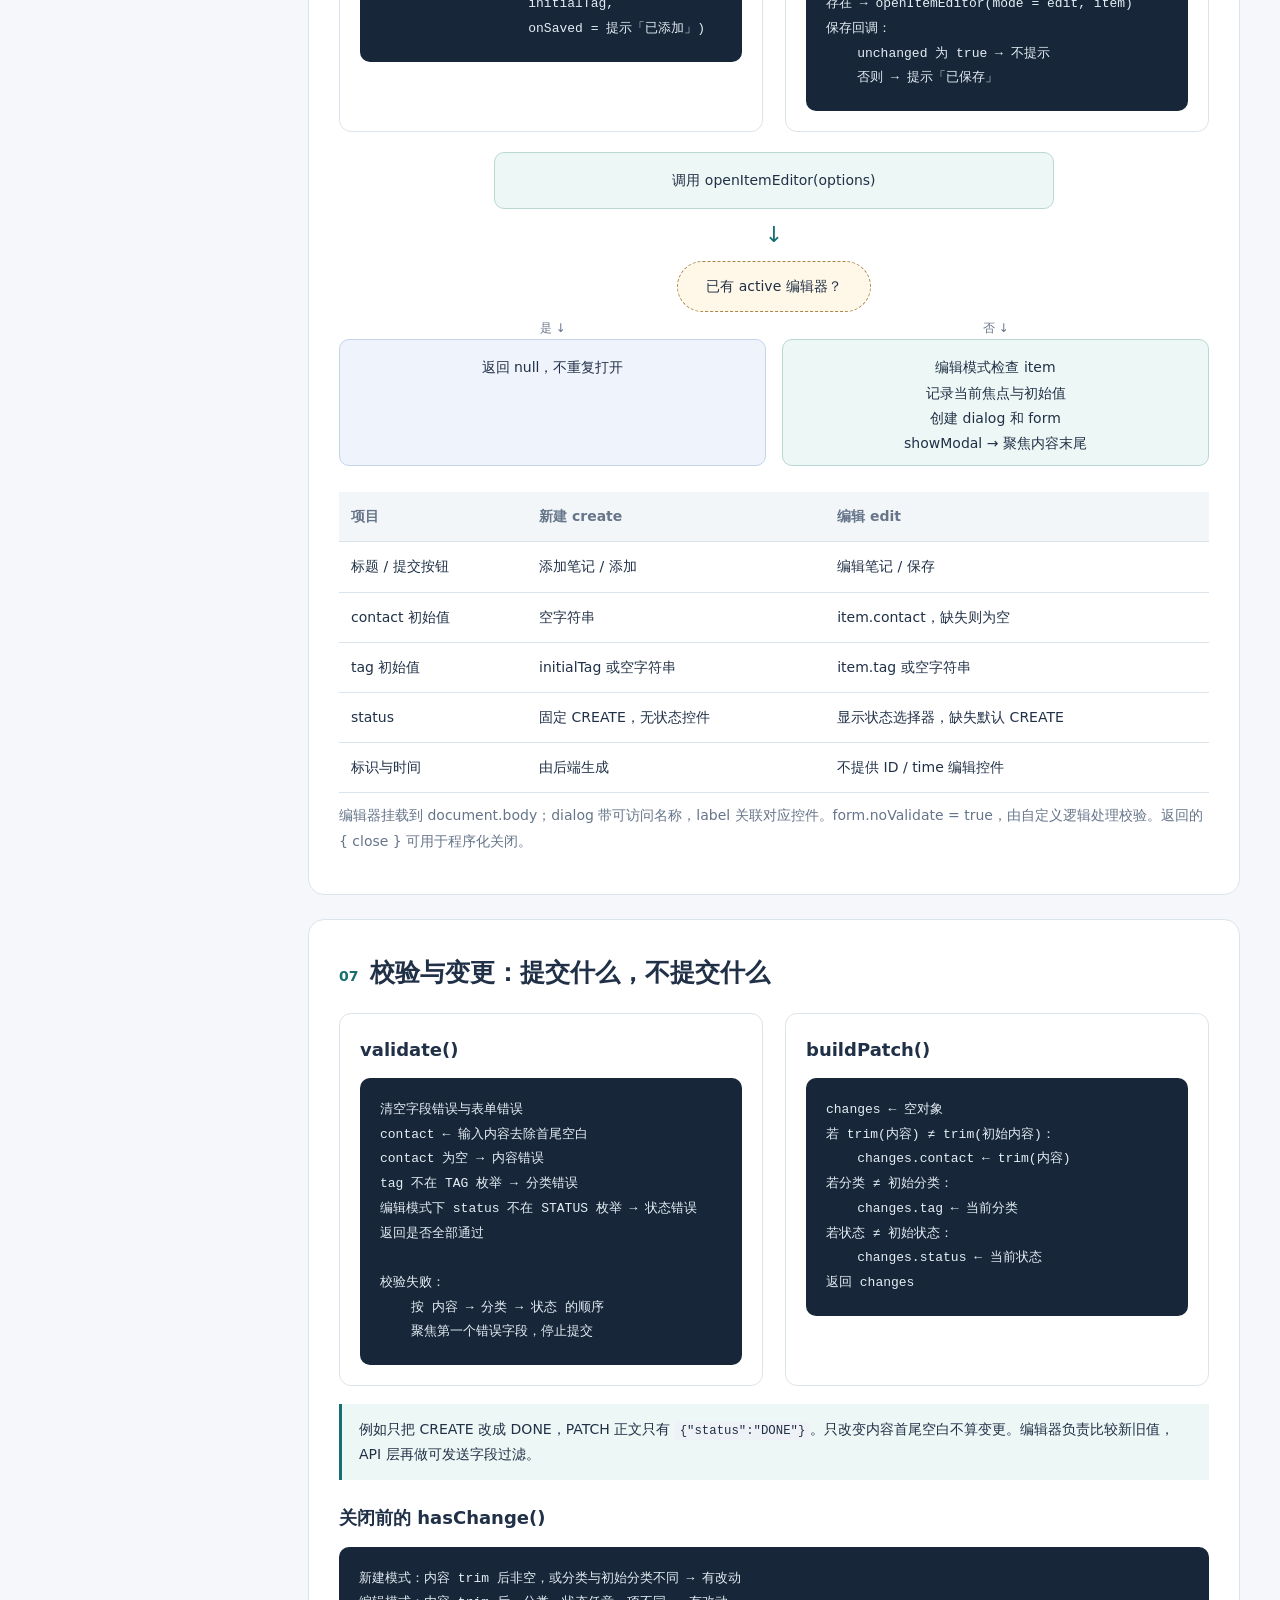
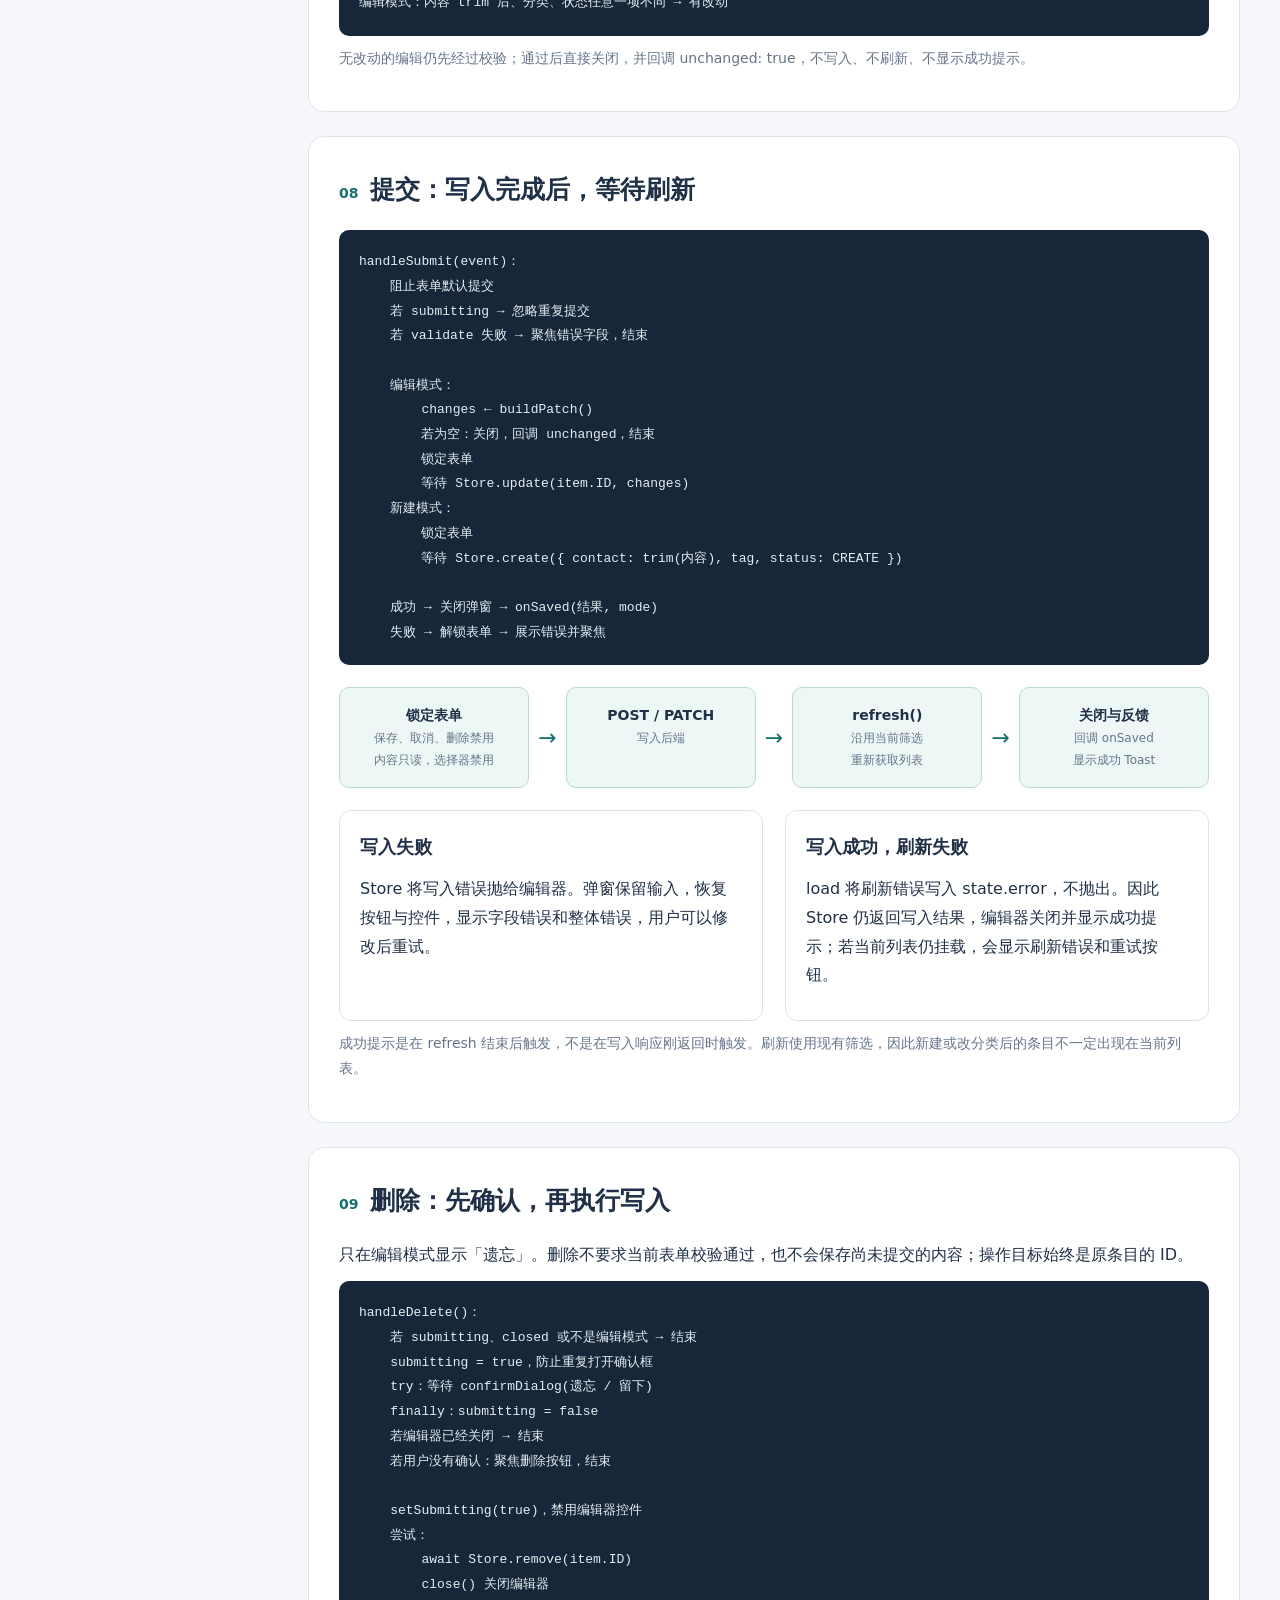
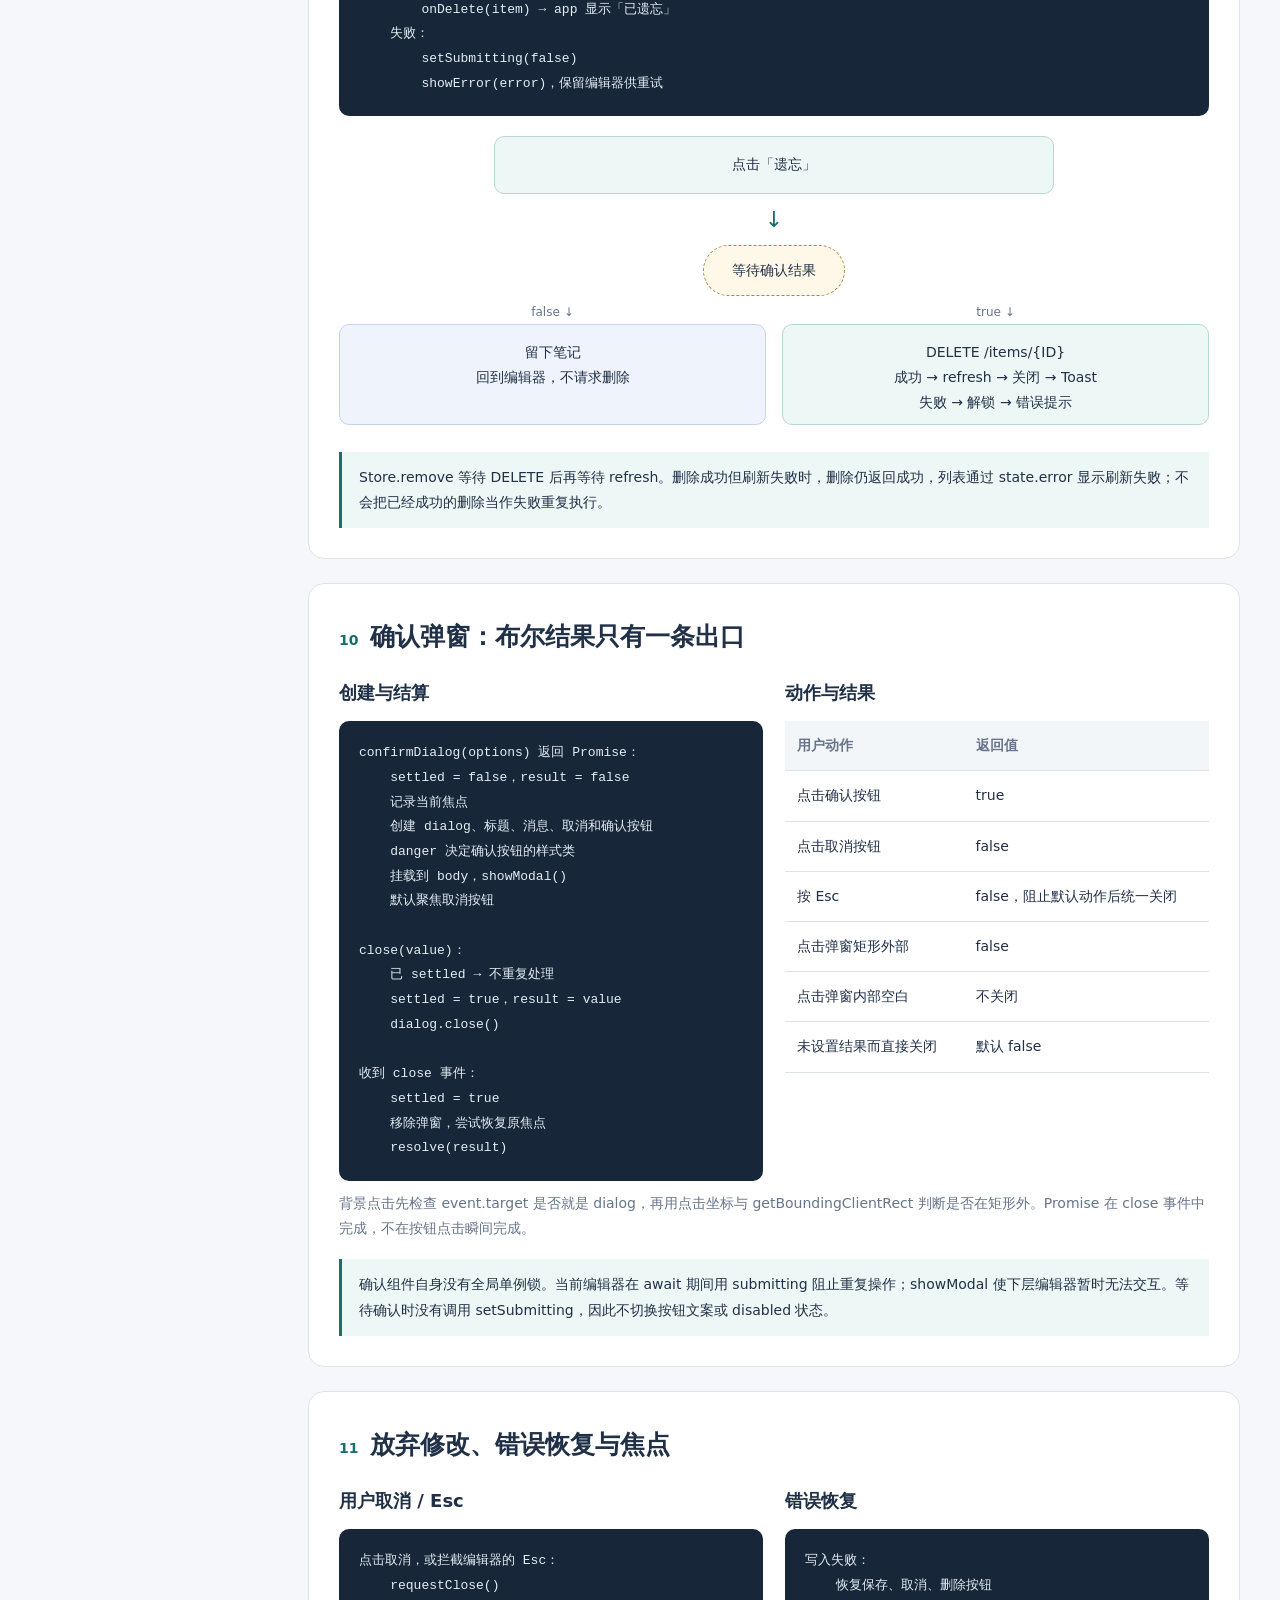
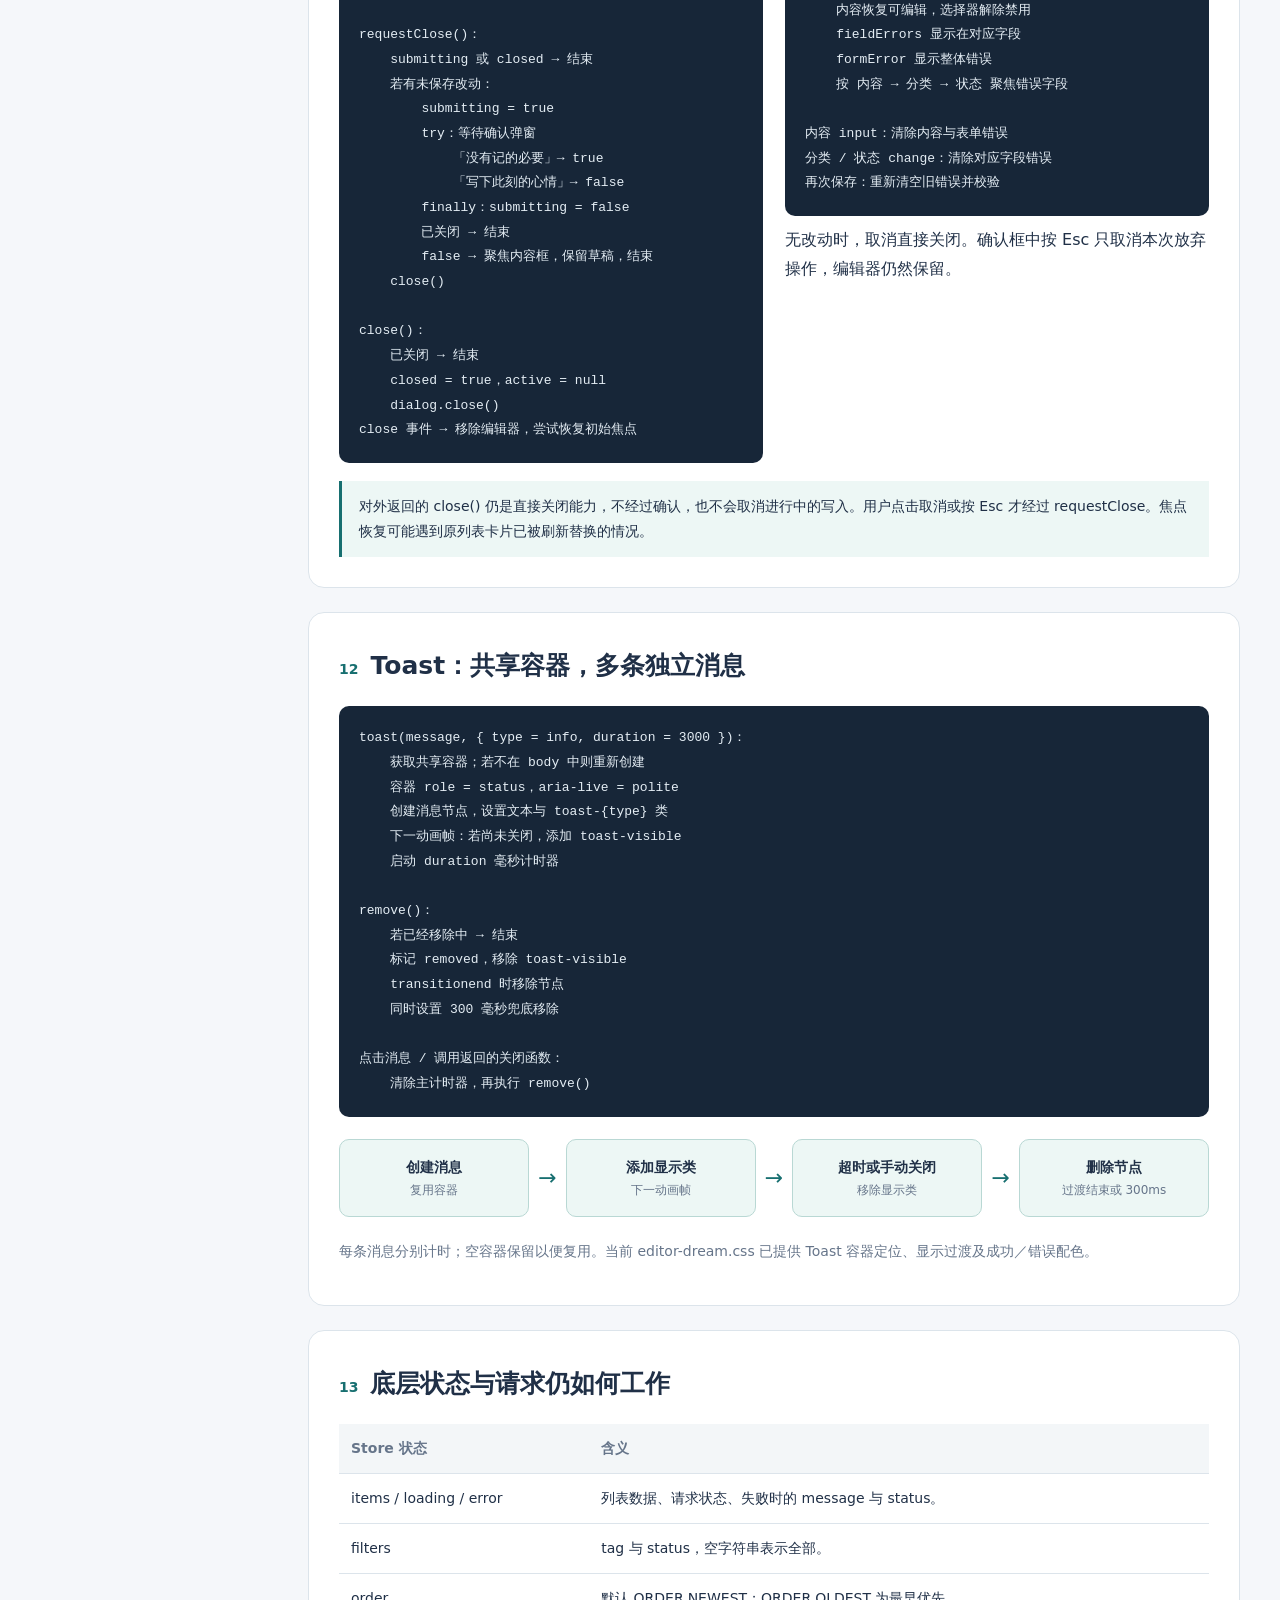
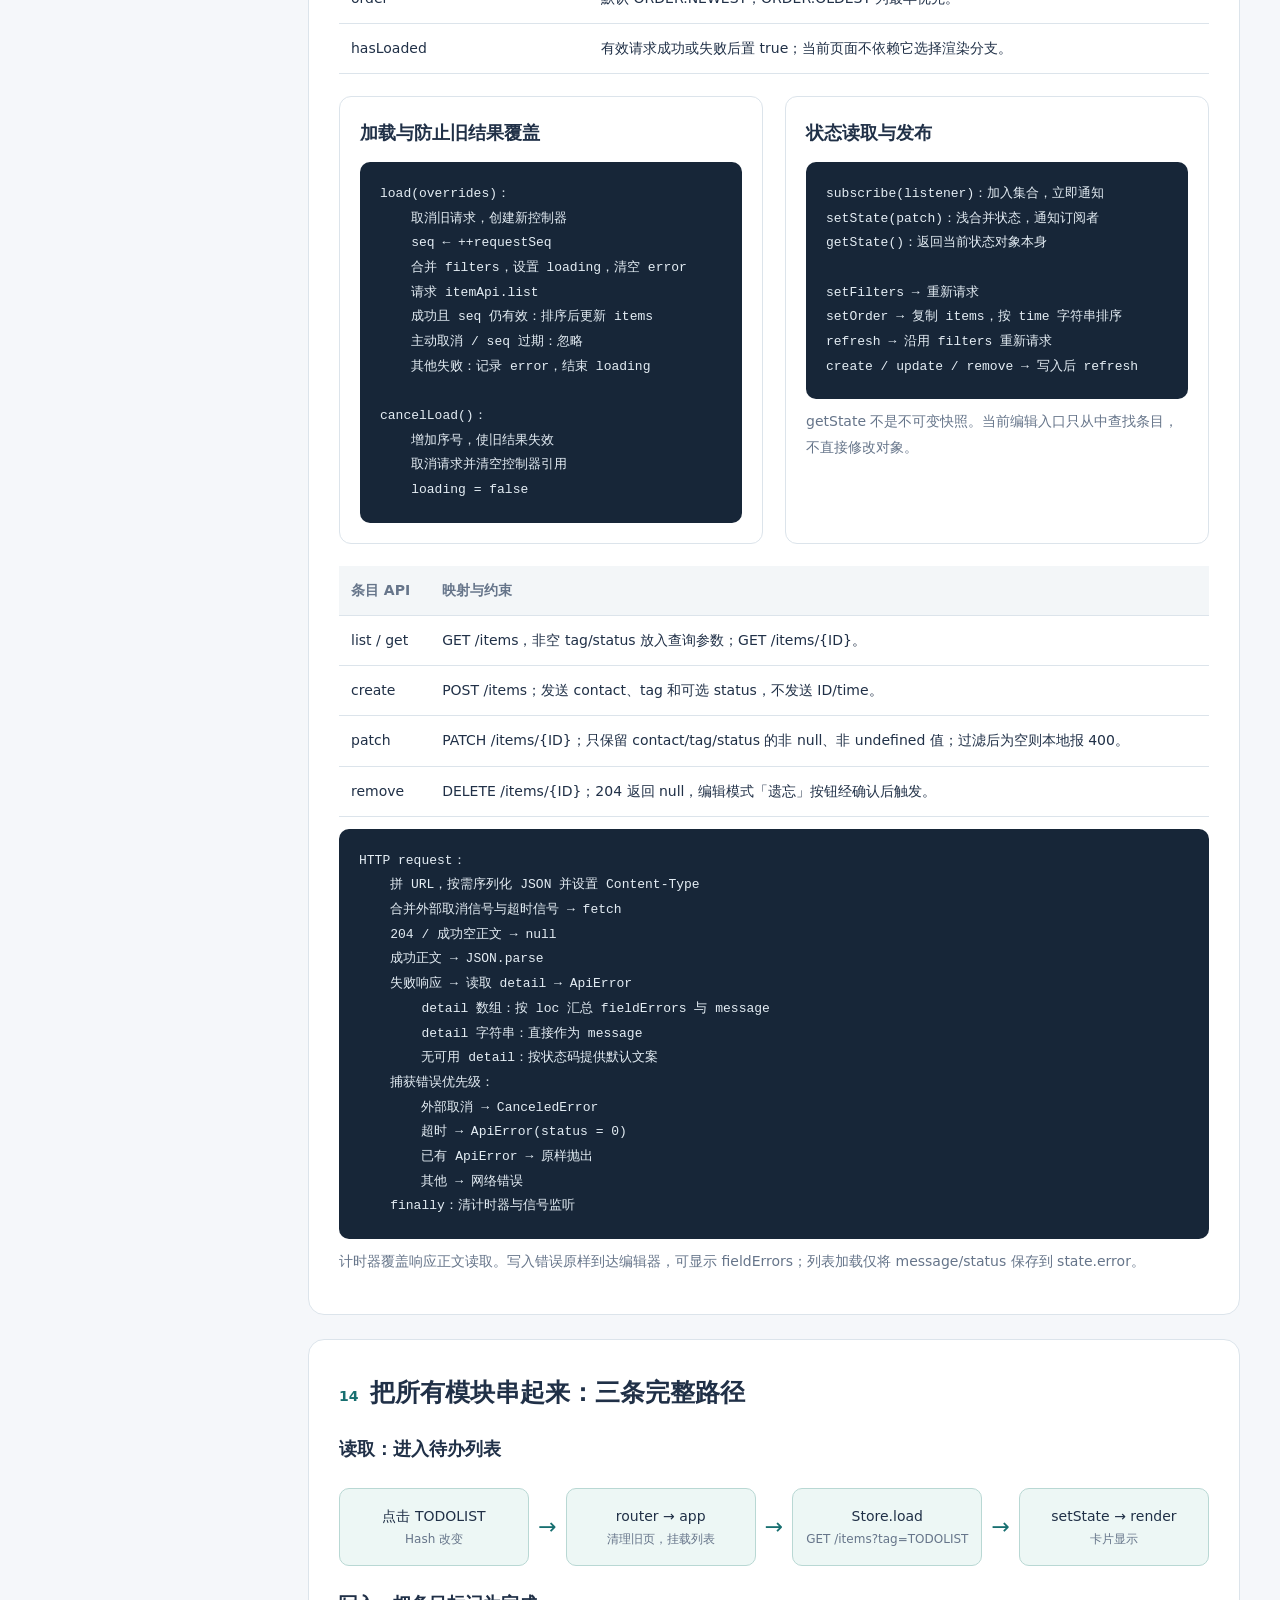
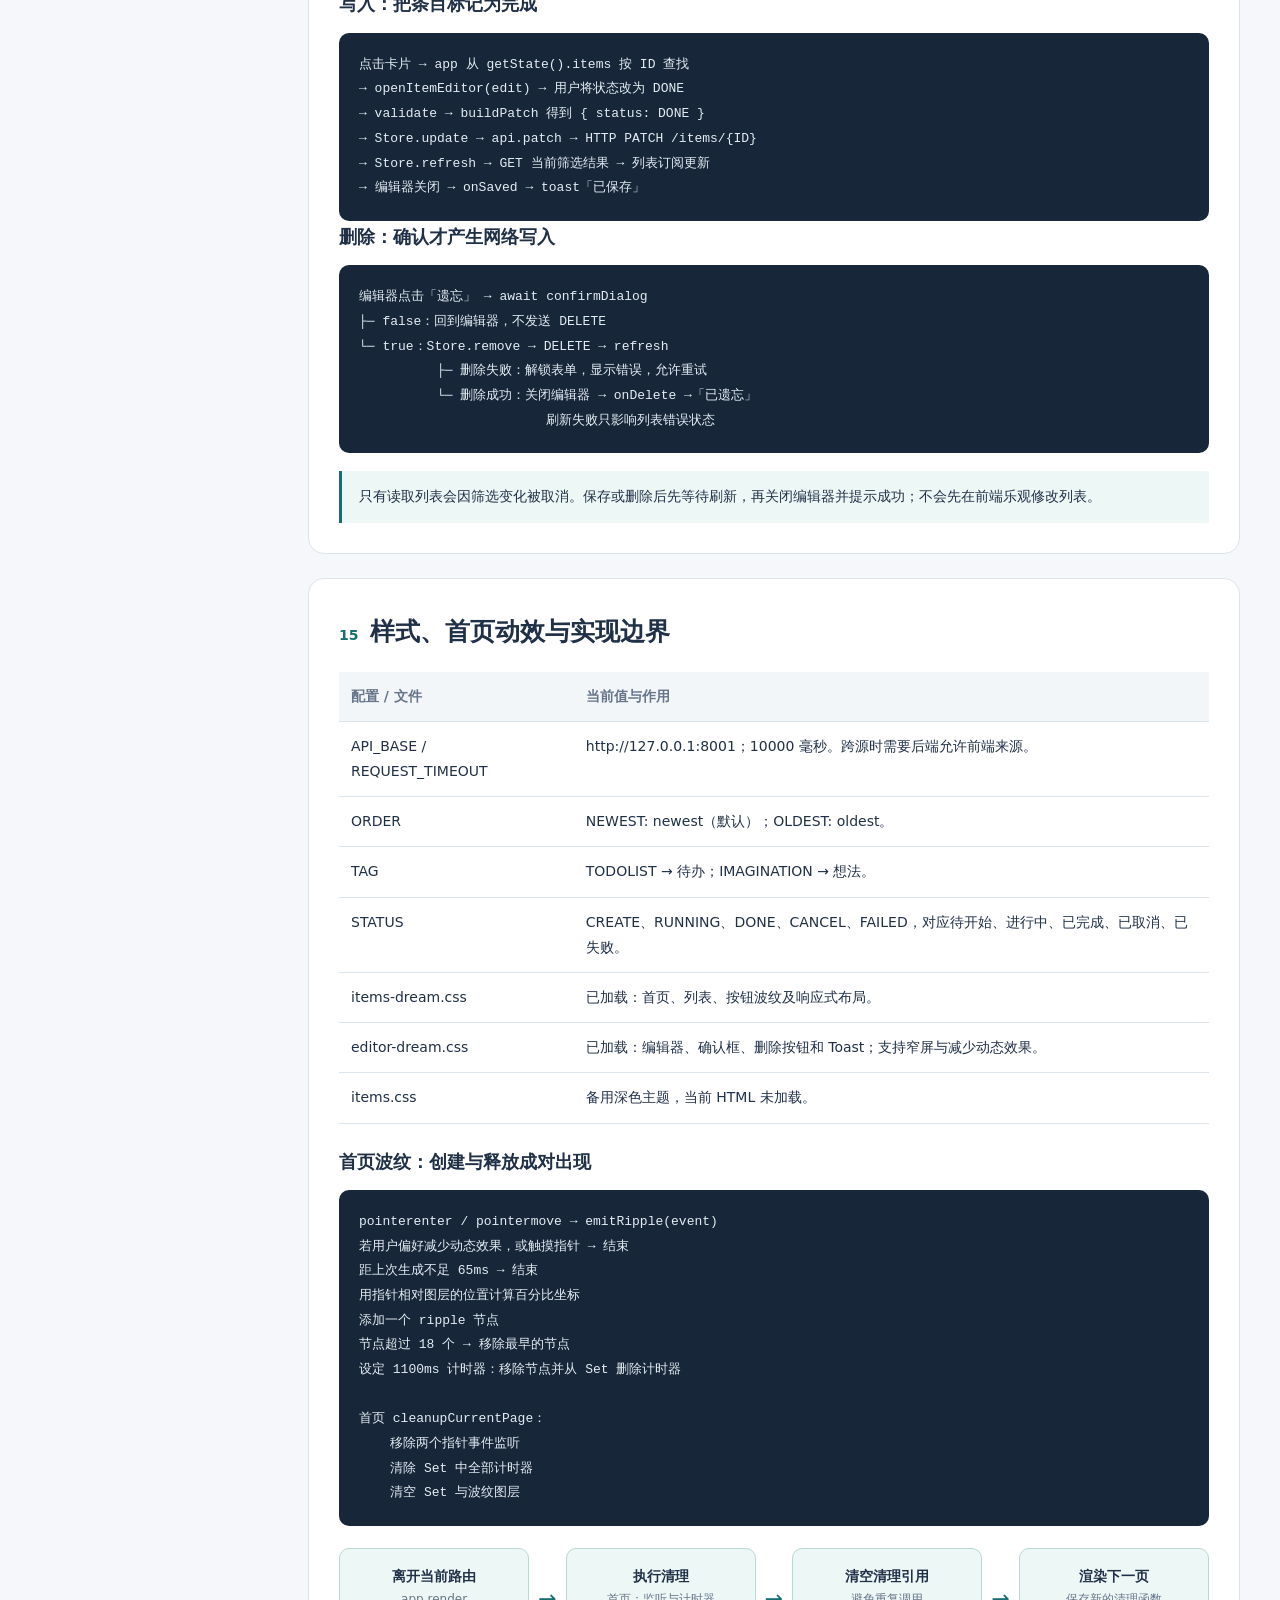
<file: AgentDocs/frontend_N01.html>
<!doctype html>
<html lang="zh-CN"><head><meta charset="utf-8"><meta name="viewport" content="width=device-width,initial-scale=1"><title>LuanNote · Frontend N01 全景阅读指南</title><style>
:root{--ink:#203047;--muted:#66758a;--line:#dce4eb;--accent:#176f70;--pale:#edf7f5}*{box-sizing:border-box}html{scroll-behavior:smooth;scroll-padding-top:25px}body{margin:0;background:#f5f7fa;color:var(--ink);font:16px/1.8 system-ui,-apple-system,"PingFang SC","Microsoft YaHei",sans-serif}a{color:var(--accent);text-decoration:none}a:hover{text-decoration:underline}.layout{max-width:1380px;margin:auto;display:grid;grid-template-columns:220px minmax(0,1fr);gap:48px;padding:48px 40px}aside{position:sticky;top:32px;align-self:start}aside b{display:block;font-size:19px;margin-bottom:20px}nav a{display:block;padding:8px 12px;border-left:2px solid var(--line);font-size:14px}nav a:hover{background:var(--pale);border-color:var(--accent)}main{min-width:0;max-width:1000px}.eyebrow{font-size:12px;letter-spacing:3px;color:var(--accent);font-weight:700}h1{font-size:42px;line-height:1.25;margin:12px 0 20px;letter-spacing:-1px}h2{font-size:25px;margin:0 0 18px}h3{font-size:18px;margin:0 0 12px}p{margin:10px 0}.lead{font-size:18px;color:var(--muted);max-width:760px}.meta{font-size:13px;color:var(--muted);margin:22px 0 35px}section{background:white;border:1px solid var(--line);border-radius:16px;padding:30px;margin:0 0 24px}section h2 span{color:var(--accent);font-size:14px;margin-right:12px}.grid{display:grid;grid-template-columns:1fr 1fr;gap:22px}.card{border:1px solid var(--line);border-radius:12px;padding:20px;min-width:0}.small{font-size:14px;color:var(--muted)}code,pre{font-family:ui-monospace,SFMono-Regular,Consolas,monospace}code{font-size:.88em;background:#eef2f6;padding:2px 5px;border-radius:4px;overflow-wrap:anywhere}pre{background:#172638;color:#e4edf4;padding:20px;border-radius:10px;font-size:13px;line-height:1.9;white-space:pre-wrap;overflow-wrap:anywhere;margin:12px 0 0}.note{border-left:3px solid var(--accent);background:var(--pale);padding:13px 17px;margin-top:18px;font-size:14px}.table-wrap{overflow-x:auto}table{width:100%;border-collapse:collapse;font-size:14px;text-align:left}th{background:#f3f6f8;color:var(--muted);font-weight:600}th,td{padding:12px;border-bottom:1px solid var(--line);vertical-align:top}.flow{display:flex;align-items:stretch;gap:9px;margin:22px 0}.node{flex:1;border:1px solid #b9d8d4;border-radius:10px;background:var(--pale);padding:15px 10px;text-align:center;font-size:14px}.node strong{display:block}.node small{display:block;color:var(--muted);font-size:12px}.arrow{align-self:center;color:var(--accent);font-size:22px}.vertical{display:flex;flex-direction:column;align-items:center;gap:6px;margin:20px 0}.vertical .node{width:100%;max-width:560px}.branches{width:100%;display:grid;grid-template-columns:1fr 1fr;gap:16px}.branch{text-align:center}.branch .node{height:calc(100% - 28px)}.label{font-size:12px;color:var(--muted)}.decision{border:1px dashed #a7884a;background:#fff8e8;border-radius:30px;padding:12px 28px;text-align:center;font-size:14px}.return{background:#eff3fb;border-color:#c5d3eb}.caption{color:var(--muted);font-size:12px;text-align:center}footer{font-size:13px;color:var(--muted);padding:10px 0 35px}ul{padding-left:22px}.pill{display:inline-block;font-size:12px;padding:3px 9px;border-radius:20px;background:var(--pale);color:var(--accent)}@media(max-width:1000px){.layout{grid-template-columns:170px minmax(0,1fr);gap:24px;padding:28px 20px}.grid{grid-template-columns:1fr}.flow{flex-direction:column}.arrow{transform:rotate(90deg)}}@media(max-width:700px){.layout{display:block;padding:20px 14px}aside{position:static;margin-bottom:28px}nav{display:flex;flex-wrap:wrap;gap:4px}nav a{padding:4px 9px}h1{font-size:32px}section{padding:22px 18px}.branches{grid-template-columns:1fr}td,th{padding:9px}}@media print{body{background:white;font-size:11pt}.layout{display:block;padding:0}aside{display:none}main{max-width:none}section{break-inside:avoid;border-radius:0;padding:20px}pre{background:#f3f5f8;color:#203047}h1{font-size:28pt}a{color:inherit}.grid{grid-template-columns:1fr}}

.wire{border:1px solid #cbd6e3;background:#f8fafc;border-radius:14px;padding:20px}.wire h4{margin:0 0 14px;font-size:18px}.wire-row{display:flex;flex-wrap:wrap;gap:9px;align-items:center;justify-content:space-between;margin:12px 0}.wire-box{border:1px dashed #b9c7d8;background:white;border-radius:8px;padding:12px;margin-top:10px;font-size:14px}.wire-button{display:inline-block;border:1px solid #bca9d1;color:#62477e;border-radius:20px;padding:5px 15px;font-size:13px;background:#f4effa}.wire-danger{color:#964664;border-color:#d9acbe}.dep-row{border-left:3px solid #b8d5ce;padding:12px 18px;margin:12px 0;background:#f4f9f8}.dep-row strong{display:block}.legend{font-size:13px;color:#66758a}.summary{display:grid;grid-template-columns:repeat(3,1fr);gap:12px;margin:24px 0}.summary div{background:#edf7f5;border:1px solid #cce1dc;border-radius:12px;padding:16px}.summary b{display:block;font-size:18px;color:#176f70}@media(max-width:700px){.summary{grid-template-columns:1fr}}
aside{max-height:calc(100vh - 64px);overflow-y:auto}nav a{padding:5px 10px}@media(max-width:700px){aside{max-height:none;overflow:visible}}</style></head><body><div class="layout"><aside><b>LuanNote <span class="pill">N01</span></b><nav aria-label="文档目录"><a href="#layout">01 · 页面设计与布局</a><a href="#overview">02 · 文件职责地图</a><a href="#dependencies">03 · 模块依赖与回调</a><a href="#ownership">04 · 挂载与生命周期</a><a href="#routes">05 · 路由与列表</a><a href="#editor">06 · 编辑器入口</a><a href="#validation">07 · 校验与变更</a><a href="#save">08 · 保存与刷新</a><a href="#delete">09 · 删除流程</a><a href="#confirm">10 · 确认结果</a><a href="#close">11 · 关闭与错误恢复</a><a href="#toast">12 · 消息提示</a><a href="#data">13 · 状态与网络</a><a href="#journey">14 · 完整操作路径</a><a href="#limits">15 · 配置与动效边界</a></nav></aside><main><header><div class="eyebrow">FRONTEND / 全景阅读指南 N01</div><h1>读懂 LuanNote 前端</h1><p class="lead">从页面排布到模块依赖，再到一次读取、保存或删除的完整过程。这份文档按当前源码说明系统如何工作，无需先阅读历史阶段文档。</p><p class="meta">源码快照日期：2026-10-22 · 布局示意 / 流程图 / 中文伪代码 · 离线阅读</p><div class="note">快速阅读：先看 01–04 理解页面与依赖，再看 14 串联完整操作；需要定位实现时查 05–13。图中的箭头表示调用或执行方向，布局方框仅用于说明页面结构。</div></header><section id="layout"><h2><span>01</span>先认识界面：两种页面、两层弹窗</h2><p>这是一个原生 JavaScript 单页应用。四个地址对应两种页面模板：首页与列表页。新建、编辑、确认都以弹窗叠在当前页面上，不切换到新的路由。</p><div class="summary"><div><b>页面层</b>首页 / 共用列表模板</div><div><b>操作层</b>新建或编辑 dialog</div><div><b>确认层</b>删除或放弃修改 dialog</div></div>
<div class="grid"><div class="wire"><h4>① 首页</h4><div class="wire-box">LuanNote 当然是乱记啦</div><div class="wire-row"><span class="wire-button">想什么呢？ · 新建入口</span></div><div class="wire-row"><span>TODOLIST</span><span>IMAGINATION</span><span>TOTAL</span></div><p class="small">标题 → 主操作按钮 → 分类导航。按钮内部的装饰层追随鼠标产生波纹，文字层承载可读标签。</p></div><div class="wire"><h4>② 列表页</h4><div class="wire-row"><span>← 首页</span></div><div class="wire-row"><strong>页面标题</strong><span class="wire-button">＋ 添加笔记</span></div><div class="wire-box">分类（仅 TOTAL）　状态　排序</div><div class="wire-box">分类标签 · 状态标签　　时间<hr>笔记内容……</div><div class="wire-box">下一条笔记……</div><p class="small">页头 → 筛选工具栏 → 单列卡片。加载、错误或空结果占据卡片区域。</p></div><div class="wire"><h4>③ 新建 / 编辑弹窗</h4><div class="wire-box">标题：添加笔记 / 编辑笔记</div><div class="wire-box">内容 · 多行文本框<br><br>分类 · 下拉选择<br><br>状态 · 仅编辑模式显示</div><div class="wire-row"><span class="wire-button wire-danger">遗忘 · 仅编辑</span><span><span class="wire-button">取消</span> <span class="wire-button">保存 / 添加</span></span></div><p class="small">字段旁显示校验错误，操作栏上方显示整体错误。弹窗限高，内容超出时内部滚动。</p></div><div class="wire"><h4>④ 确认弹窗与反馈</h4><div class="wire-box"><strong>确认标题</strong><p>说明当前操作的文字</p><div class="wire-row"><span class="wire-button">取消 · 默认焦点</span><span class="wire-button wire-danger">确认</span></div></div><div class="wire-box">页面右下角：已添加 / 已保存 / 已遗忘</div><p class="small">原生 dialog.showModal() 管理模态层；Toast 是 body 内的固定定位容器，不是新页面。</p></div></div><p class="caption">以上是结构示意，不是运行截图；方框对应源码中的布局职责。</p>
<h3 style="margin-top:24px">布局与样式如何配合</h3><p>index.html 先加载 items-dream.css，再加载 editor-dream.css。前者负责浅紫色背景、首页、列表及波纹；后者负责表单、确认框和反馈。items.css 是未启用的备用深色主题。</p><p>列表页限制最大宽度并居中；筛选栏可换行，卡片内容保留换行并允许长文本折行。窄屏下按钮、时间和操作栏重新排布。编辑器宽度最多 560px、约占视口宽度 92%，减少动态效果偏好会关闭或减少动画。</p></section><section id="overview"><h2><span>02</span>模块全景</h2><div class="flow"><div class="node"><strong>入口与页面</strong><small>选择条目 / 打开弹窗</small></div><div class="arrow">→</div><div class="node"><strong>编辑器</strong><small>校验 / 生成变更</small></div><div class="arrow">→</div><div class="node"><strong>Store 与 API</strong><small>写入 / 刷新列表</small></div><div class="arrow">→</div><div class="node"><strong>结果反馈</strong><small>更新列表 / 关闭 / 提示</small></div></div>
<div class="table-wrap"><table><thead><tr><th>文件（相对 frontend）</th><th>当前职责</th></tr></thead><tbody><tr><td>index.html</td><td>#app 挂载点、ES Module 入口、移动端 viewport，加载浅色主题。</td></tr><tr><td>js/app.js</td><td>首页、路由分发、旧页面清理、新建与编辑入口、保存成功消息。</td></tr><tr><td>js/router.js</td><td>解析 Hash、默认首页与未知路径回退、监听 hashchange、提供 navigate。</td></tr><tr><td>js/pages/itemsPage.js</td><td>列表、分类与状态筛选、本地排序选择、点击和键盘操作、订阅与清理。</td></tr><tr><td>js/components/itemEditor.js</td><td>单实例原生 dialog，复用新建和编辑表单，处理校验、提交、取消、删除与焦点。</td></tr><tr><td>js/components/confirmDialog.js</td><td>返回 Promise&lt;boolean&gt; 的原生确认弹窗；处理确认、取消、Esc、背景点击和焦点恢复。</td></tr><tr><td>css/editor-dream.css</td><td>编辑器、确认弹窗、危险操作按钮和 Toast 的浅色样式。</td></tr><tr><td>js/components/toast.js</td><td>共享提示容器，显示消息、自动关闭与手动关闭。</td></tr><tr><td>js/state/itemStore.js</td><td>共享列表状态、订阅、请求序号、取消、排序、写入后刷新、getState。</td></tr><tr><td>js/api/items.js / js/api/http.js</td><td>条目接口映射，以及 fetch、序列化、超时、取消、响应与错误解析。</td></tr><tr><td>js/constant.js / js/config.js</td><td>枚举、中文标签、路由表、API 地址、超时与默认排序。</td></tr><tr><td>css/items-dream.css / css/items.css</td><td>浅色与深色列表及首页主题；当前加载浅色列表主题。</td></tr></tbody></table></div><div class="note">当前关键路径：点击卡片打开编辑器，编辑模式提供「遗忘」按钮；只有明确确认才调用删除。新建模式没有删除按钮，单条查询 API 仍未用于打开编辑器。</div></section><section id="dependencies"><h2><span>03</span>依赖关系：谁负责什么，谁调用谁</h2><p>这里要区分两种关系：<strong>import</strong> 决定代码依赖，<strong>回调与订阅</strong> 决定运行时结果如何返回。页面组件不需要导入 app.js。</p><div class="dep-row"><strong>HTML → 入口与样式</strong><code>index.html → app.js + items-dream.css + editor-dream.css</code></div><div class="dep-row"><strong>入口 → 路由、页面、编辑器与提示</strong><code>app.js → router / constant / itemsPage / itemEditor / toast / itemStore</code></div><div class="dep-row"><strong>界面模块 → 状态和常量</strong><code>itemsPage → itemStore + constant</code><br><code>itemEditor → itemStore + constant + confirmDialog</code><br><code>router → constant</code></div><div class="dep-row"><strong>状态 → 接口 → 通用 HTTP</strong><code>itemStore → api/items + api/http（isCanceled）+ constant + config</code><br><code>api/items → api/http → config → constant</code></div><div class="dep-row"><strong>独立 UI 组件</strong><code>confirmDialog</code> 与 <code>toast</code> 不导入业务数据模块，通过 Promise 或返回的关闭函数与调用方配合。</div>
<div class="grid"><div class="card"><h3>向下传递：动作与配置</h3><pre>app 挂载列表时传入：
    title、fixedTag
    onAdd → 打开新建编辑器
    onOpenItem → 从 Store 查找并编辑

app 打开编辑器时传入：
    mode、item 或 initialTag
    onSaved → 成功提示
    onDelete → 删除提示</pre></div><div class="card"><h3>向上返回：结果与通知</h3><pre>确认框 → Promise&lt;boolean&gt; → 编辑器继续或取消
编辑器 → onSaved / onDelete → app 决定消息
API → Promise → Store 更新数据
Store → 订阅 listener(state) → 列表重新渲染
页面 → cleanup 函数 → app 在切页时调用</pre></div></div><div class="note">数据流不是“API 直接改 DOM”。网络层只返回数据或错误；Store 维护状态；页面通过订阅渲染。编辑器自己显示提交错误，而成功消息由 app 决定。</div></section><section id="ownership"><h2><span>04</span>挂载位置与生命周期</h2><pre>document.body
├─ #app                           ← app.js 持有，切页复用
│  └─ .home 或 .items-page        ← 当前路由生成，切页替换
├─ dialog.editor-dialog          ← itemEditor 创建与关闭时移除
├─ dialog.confirm-dialog         ← confirmDialog 临时创建与移除
└─ .toast-container              ← toast 复用
   └─ 一条或多条 .toast           ← 分别计时移除</pre><div class="table-wrap"><table><thead><tr><th>持有者</th><th>保留的内容</th><th>释放时机</th></tr></thead><tbody><tr><td>app</td><td>当前页面清理函数</td><td>切页前调用，随后替换引用</td></tr><tr><td>首页</td><td>指针监听与波纹计时器 Set</td><td>离开首页</td></tr><tr><td>列表页</td><td>Store 订阅与页面事件</td><td>离开列表页；同时取消列表请求</td></tr><tr><td>itemStore</td><td>共享列表、筛选、排序与请求序号</td><td>跨路由保留；刷新浏览器重新初始化</td></tr><tr><td>编辑器</td><td>初始值、提交标记、关闭标记、原焦点</td><td>关闭时移除 dialog，清空 active</td></tr><tr><td>确认框</td><td>result、settled、原焦点</td><td>close 事件中移除并 resolve</td></tr><tr><td>Toast</td><td>共享容器和每条提示的计时器</td><td>消息独立移除，容器继续保留</td></tr></tbody></table></div><p class="small">弹窗不在 #app 内。因此清空路由容器不会自动关闭弹窗，当前路由清理也没有负责关闭它们。</p></section><section id="routes"><h2><span>05</span>页面启动与列表加载</h2><pre>index.html 加载 app.js
查找 #app，不存在则抛出错误
绑定首页添加按钮的事件委托
startRouter(render)：监听 hashchange，并立即处理一次当前地址

解析 Hash：去掉 #，为空则用 /，缺少 / 前缀则补全
未知路径：replaceState 改为 #/，重新解析
render(route)：
    调用并清除上一页面的清理函数（首页或列表）
    更新文档标题，滚动至顶部
    home → 渲染首页
    items → mountItemsPage，保存清理函数</pre>
<div class="table-wrap"><table><thead><tr><th>Hash</th><th>页面</th><th>新建时预选分类</th></tr></thead><tbody><tr><td>#/</td><td>首页</td><td>空值，需要用户选择</td></tr><tr><td>#/todolist</td><td>固定 TODOLIST 列表</td><td>TODOLIST</td></tr><tr><td>#/imagination</td><td>固定 IMAGINATION 列表</td><td>IMAGINATION</td></tr><tr><td>#/total</td><td>全部条目，可选分类</td><td>当前分类下拉值，可能为空</td></tr></tbody></table></div>
<div class="grid" style="margin-top:22px"><div class="card"><h3>挂载与渲染</h3><pre>构建页头、筛选栏与列表容器
load({ tag: 页面分类, status: "" })
subscribe(render) → 立即收到当前状态

每次 render：
    同步筛选与排序控件
    清空列表容器
    loading → 加载提示
    否则 error → 错误与重试按钮
    否则无 items → 空状态
    否则 → 卡片集合</pre></div><div class="card"><h3>交互与清理</h3><pre>分类 / 状态变化 → setFilters → 网络加载
排序变化 → setOrder → 本地排序
重试 → refresh
添加 → onAdd({ tag })
卡片点击或焦点下 Enter / 空格 → onOpenItem(ID)

离页：取消订阅 → cancelLoad
      移除页面事件 → 清空容器</pre></div></div><p class="small">每次进入列表重置状态筛选为全部，排序沿用共享 Store。卡片显示内容、状态、时间；全部分类页另显示分类标签。文字通过 textContent 填入。</p></section><section id="editor"><h2><span>06</span>编辑器如何打开</h2><div class="grid"><div class="card"><h3>新建入口</h3><pre>首页按钮 / 列表添加按钮：
    openCreateEditor(initialTag)
    openItemEditor(mode = create,
                   initialTag,
                   onSaved = 提示「已添加」)</pre></div><div class="card"><h3>编辑入口</h3><pre>点击卡片 → openEditEditor(ID)
从 getState().items 查找相同 ID
不存在 → 显示错误 Toast，结束
存在 → openItemEditor(mode = edit, item)
保存回调：
    unchanged 为 true → 不提示
    否则 → 提示「已保存」</pre></div></div>
<div class="vertical"><div class="node">调用 openItemEditor(options)</div><div class="arrow">↓</div><div class="decision">已有 active 编辑器？</div><div class="branches"><div class="branch"><div class="label">是 ↓</div><div class="node return">返回 null，不重复打开</div></div><div class="branch"><div class="label">否 ↓</div><div class="node">编辑模式检查 item<br>记录当前焦点与初始值<br>创建 dialog 和 form<br>showModal → 聚焦内容末尾</div></div></div></div>
<div class="table-wrap"><table><thead><tr><th>项目</th><th>新建 create</th><th>编辑 edit</th></tr></thead><tbody><tr><td>标题 / 提交按钮</td><td>添加笔记 / 添加</td><td>编辑笔记 / 保存</td></tr><tr><td>contact 初始值</td><td>空字符串</td><td>item.contact，缺失则为空</td></tr><tr><td>tag 初始值</td><td>initialTag 或空字符串</td><td>item.tag 或空字符串</td></tr><tr><td>status</td><td>固定 CREATE，无状态控件</td><td>显示状态选择器，缺失默认 CREATE</td></tr><tr><td>标识与时间</td><td>由后端生成</td><td>不提供 ID / time 编辑控件</td></tr></tbody></table></div><p class="small">编辑器挂载到 document.body；dialog 带可访问名称，label 关联对应控件。form.noValidate = true，由自定义逻辑处理校验。返回的 { close } 可用于程序化关闭。</p></section><section id="validation"><h2><span>07</span>校验与变更：提交什么，不提交什么</h2><div class="grid"><div class="card"><h3>validate()</h3><pre>清空字段错误与表单错误
contact ← 输入内容去除首尾空白
contact 为空 → 内容错误
tag 不在 TAG 枚举 → 分类错误
编辑模式下 status 不在 STATUS 枚举 → 状态错误
返回是否全部通过

校验失败：
    按 内容 → 分类 → 状态 的顺序
    聚焦第一个错误字段，停止提交</pre></div><div class="card"><h3>buildPatch()</h3><pre>changes ← 空对象
若 trim(内容) ≠ trim(初始内容)：
    changes.contact ← trim(内容)
若分类 ≠ 初始分类：
    changes.tag ← 当前分类
若状态 ≠ 初始状态：
    changes.status ← 当前状态
返回 changes</pre></div></div><div class="note">例如只把 CREATE 改成 DONE，PATCH 正文只有 <code>{"status":"DONE"}</code>。只改变内容首尾空白不算变更。编辑器负责比较新旧值，API 层再做可发送字段过滤。</div><h3 style="margin-top:22px">关闭前的 hasChange()</h3><pre>新建模式：内容 trim 后非空，或分类与初始分类不同 → 有改动
编辑模式：内容 trim 后、分类、状态任意一项不同 → 有改动</pre><p class="small">无改动的编辑仍先经过校验；通过后直接关闭，并回调 unchanged: true，不写入、不刷新、不显示成功提示。</p></section><section id="save"><h2><span>08</span>提交：写入完成后，等待刷新</h2><pre>handleSubmit(event)：
    阻止表单默认提交
    若 submitting → 忽略重复提交
    若 validate 失败 → 聚焦错误字段，结束

    编辑模式：
        changes ← buildPatch()
        若为空：关闭，回调 unchanged，结束
        锁定表单
        等待 Store.update(item.ID, changes)
    新建模式：
        锁定表单
        等待 Store.create({ contact: trim(内容), tag, status: CREATE })

    成功 → 关闭弹窗 → onSaved(结果, mode)
    失败 → 解锁表单 → 展示错误并聚焦</pre>
<div class="flow"><div class="node"><strong>锁定表单</strong><small>保存、取消、删除禁用<br>内容只读，选择器禁用</small></div><div class="arrow">→</div><div class="node"><strong>POST / PATCH</strong><small>写入后端</small></div><div class="arrow">→</div><div class="node"><strong>refresh()</strong><small>沿用当前筛选<br>重新获取列表</small></div><div class="arrow">→</div><div class="node"><strong>关闭与反馈</strong><small>回调 onSaved<br>显示成功 Toast</small></div></div>
<div class="grid"><div class="card"><h3>写入失败</h3><p>Store 将写入错误抛给编辑器。弹窗保留输入，恢复按钮与控件，显示字段错误和整体错误，用户可以修改后重试。</p></div><div class="card"><h3>写入成功，刷新失败</h3><p>load 将刷新错误写入 state.error，不抛出。因此 Store 仍返回写入结果，编辑器关闭并显示成功提示；若当前列表仍挂载，会显示刷新错误和重试按钮。</p></div></div><p class="small">成功提示是在 refresh 结束后触发，不是在写入响应刚返回时触发。刷新使用现有筛选，因此新建或改分类后的条目不一定出现在当前列表。</p></section><section id="delete"><h2><span>09</span>删除：先确认，再执行写入</h2><p>只在编辑模式显示「遗忘」。删除不要求当前表单校验通过，也不会保存尚未提交的内容；操作目标始终是原条目的 ID。</p><pre>handleDelete()：
    若 submitting、closed 或不是编辑模式 → 结束
    submitting = true，防止重复打开确认框
    try：等待 confirmDialog(遗忘 / 留下)
    finally：submitting = false
    若编辑器已经关闭 → 结束
    若用户没有确认：聚焦删除按钮，结束

    setSubmitting(true)，禁用编辑器控件
    尝试：
        await Store.remove(item.ID)
        close() 关闭编辑器
        onDelete(item) → app 显示「已遗忘」
    失败：
        setSubmitting(false)
        showError(error)，保留编辑器供重试</pre>
<div class="vertical"><div class="node">点击「遗忘」</div><div class="arrow">↓</div><div class="decision">等待确认结果</div><div class="branches"><div class="branch"><div class="label">false ↓</div><div class="node return">留下笔记<br>回到编辑器，不请求删除</div></div><div class="branch"><div class="label">true ↓</div><div class="node">DELETE /items/{ID}<br>成功 → refresh → 关闭 → Toast<br>失败 → 解锁 → 错误提示</div></div></div></div>
<div class="note">Store.remove 等待 DELETE 后再等待 refresh。删除成功但刷新失败时，删除仍返回成功，列表通过 state.error 显示刷新失败；不会把已经成功的删除当作失败重复执行。</div></section><section id="confirm"><h2><span>10</span>确认弹窗：布尔结果只有一条出口</h2><div class="grid"><div><h3>创建与结算</h3><pre>confirmDialog(options) 返回 Promise：
    settled = false，result = false
    记录当前焦点
    创建 dialog、标题、消息、取消和确认按钮
    danger 决定确认按钮的样式类
    挂载到 body，showModal()
    默认聚焦取消按钮

close(value)：
    已 settled → 不重复处理
    settled = true，result = value
    dialog.close()

收到 close 事件：
    settled = true
    移除弹窗，尝试恢复原焦点
    resolve(result)</pre></div><div><h3>动作与结果</h3><div class="table-wrap"><table><thead><tr><th>用户动作</th><th>返回值</th></tr></thead><tbody><tr><td>点击确认按钮</td><td>true</td></tr><tr><td>点击取消按钮</td><td>false</td></tr><tr><td>按 Esc</td><td>false，阻止默认动作后统一关闭</td></tr><tr><td>点击弹窗矩形外部</td><td>false</td></tr><tr><td>点击弹窗内部空白</td><td>不关闭</td></tr><tr><td>未设置结果而直接关闭</td><td>默认 false</td></tr></tbody></table></div></div></div><p class="small">背景点击先检查 event.target 是否就是 dialog，再用点击坐标与 getBoundingClientRect 判断是否在矩形外。Promise 在 close 事件中完成，不在按钮点击瞬间完成。</p><div class="note">确认组件自身没有全局单例锁。当前编辑器在 await 期间用 submitting 阻止重复操作；showModal 使下层编辑器暂时无法交互。等待确认时没有调用 setSubmitting，因此不切换按钮文案或 disabled 状态。</div></section><section id="close"><h2><span>11</span>放弃修改、错误恢复与焦点</h2><div class="grid"><div><h3>用户取消 / Esc</h3><pre>点击取消，或拦截编辑器的 Esc：
    requestClose()

requestClose()：
    submitting 或 closed → 结束
    若有未保存改动：
        submitting = true
        try：等待确认弹窗
            「没有记的必要」→ true
            「写下此刻的心情」→ false
        finally：submitting = false
        已关闭 → 结束
        false → 聚焦内容框，保留草稿，结束
    close()

close()：
    已关闭 → 结束
    closed = true，active = null
    dialog.close()
close 事件 → 移除编辑器，尝试恢复初始焦点</pre></div><div><h3>错误恢复</h3><pre>写入失败：
    恢复保存、取消、删除按钮
    内容恢复可编辑，选择器解除禁用
    fieldErrors 显示在对应字段
    formError 显示整体错误
    按 内容 → 分类 → 状态 聚焦错误字段

内容 input：清除内容与表单错误
分类 / 状态 change：清除对应字段错误
再次保存：重新清空旧错误并校验</pre><p>无改动时，取消直接关闭。确认框中按 Esc 只取消本次放弃操作，编辑器仍然保留。</p></div></div><div class="note">对外返回的 close() 仍是直接关闭能力，不经过确认，也不会取消进行中的写入。用户点击取消或按 Esc 才经过 requestClose。焦点恢复可能遇到原列表卡片已被刷新替换的情况。</div></section><section id="toast"><h2><span>12</span>Toast：共享容器，多条独立消息</h2><pre>toast(message, { type = info, duration = 3000 })：
    获取共享容器；若不在 body 中则重新创建
    容器 role = status，aria-live = polite
    创建消息节点，设置文本与 toast-{type} 类
    下一动画帧：若尚未关闭，添加 toast-visible
    启动 duration 毫秒计时器

remove()：
    若已经移除中 → 结束
    标记 removed，移除 toast-visible
    transitionend 时移除节点
    同时设置 300 毫秒兜底移除

点击消息 / 调用返回的关闭函数：
    清除主计时器，再执行 remove()</pre><div class="flow"><div class="node"><strong>创建消息</strong><small>复用容器</small></div><div class="arrow">→</div><div class="node"><strong>添加显示类</strong><small>下一动画帧</small></div><div class="arrow">→</div><div class="node"><strong>超时或手动关闭</strong><small>移除显示类</small></div><div class="arrow">→</div><div class="node"><strong>删除节点</strong><small>过渡结束或 300ms</small></div></div><p class="small">每条消息分别计时；空容器保留以便复用。当前 editor-dream.css 已提供 Toast 容器定位、显示过渡及成功／错误配色。</p></section><section id="data"><h2><span>13</span>底层状态与请求仍如何工作</h2><div class="table-wrap"><table><thead><tr><th>Store 状态</th><th>含义</th></tr></thead><tbody><tr><td>items / loading / error</td><td>列表数据、请求状态、失败时的 message 与 status。</td></tr><tr><td>filters</td><td>tag 与 status，空字符串表示全部。</td></tr><tr><td>order</td><td>默认 ORDER.NEWEST；ORDER.OLDEST 为最早优先。</td></tr><tr><td>hasLoaded</td><td>有效请求成功或失败后置 true；当前页面不依赖它选择渲染分支。</td></tr></tbody></table></div>
<div class="grid" style="margin-top:22px"><div class="card"><h3>加载与防止旧结果覆盖</h3><pre>load(overrides)：
    取消旧请求，创建新控制器
    seq ← ++requestSeq
    合并 filters，设置 loading，清空 error
    请求 itemApi.list
    成功且 seq 仍有效：排序后更新 items
    主动取消 / seq 过期：忽略
    其他失败：记录 error，结束 loading

cancelLoad()：
    增加序号，使旧结果失效
    取消请求并清空控制器引用
    loading = false</pre></div><div class="card"><h3>状态读取与发布</h3><pre>subscribe(listener)：加入集合，立即通知
setState(patch)：浅合并状态，通知订阅者
getState()：返回当前状态对象本身

setFilters → 重新请求
setOrder → 复制 items，按 time 字符串排序
refresh → 沿用 filters 重新请求
create / update / remove → 写入后 refresh</pre><p class="small">getState 不是不可变快照。当前编辑入口只从中查找条目，不直接修改对象。</p></div></div>
<div class="table-wrap" style="margin-top:22px"><table><thead><tr><th>条目 API</th><th>映射与约束</th></tr></thead><tbody><tr><td>list / get</td><td>GET /items，非空 tag/status 放入查询参数；GET /items/{ID}。</td></tr><tr><td>create</td><td>POST /items；发送 contact、tag 和可选 status，不发送 ID/time。</td></tr><tr><td>patch</td><td>PATCH /items/{ID}；只保留 contact/tag/status 的非 null、非 undefined 值；过滤后为空则本地报 400。</td></tr><tr><td>remove</td><td>DELETE /items/{ID}；204 返回 null，编辑模式「遗忘」按钮经确认后触发。</td></tr></tbody></table></div>
<pre>HTTP request：
    拼 URL，按需序列化 JSON 并设置 Content-Type
    合并外部取消信号与超时信号 → fetch
    204 / 成功空正文 → null
    成功正文 → JSON.parse
    失败响应 → 读取 detail → ApiError
        detail 数组：按 loc 汇总 fieldErrors 与 message
        detail 字符串：直接作为 message
        无可用 detail：按状态码提供默认文案
    捕获错误优先级：
        外部取消 → CanceledError
        超时 → ApiError(status = 0)
        已有 ApiError → 原样抛出
        其他 → 网络错误
    finally：清计时器与信号监听</pre><p class="small">计时器覆盖响应正文读取。写入错误原样到达编辑器，可显示 fieldErrors；列表加载仅将 message/status 保存到 state.error。</p></section><section id="journey"><h2><span>14</span>把所有模块串起来：三条完整路径</h2><h3>读取：进入待办列表</h3><div class="flow"><div class="node">点击 TODOLIST<br><small>Hash 改变</small></div><div class="arrow">→</div><div class="node">router → app<br><small>清理旧页，挂载列表</small></div><div class="arrow">→</div><div class="node">Store.load<br><small>GET /items?tag=TODOLIST</small></div><div class="arrow">→</div><div class="node">setState → render<br><small>卡片显示</small></div></div><h3>写入：把条目标记为完成</h3><pre>点击卡片 → app 从 getState().items 按 ID 查找
→ openItemEditor(edit) → 用户将状态改为 DONE
→ validate → buildPatch 得到 { status: DONE }
→ Store.update → api.patch → HTTP PATCH /items/{ID}
→ Store.refresh → GET 当前筛选结果 → 列表订阅更新
→ 编辑器关闭 → onSaved → toast「已保存」</pre><h3>删除：确认才产生网络写入</h3><pre>编辑器点击「遗忘」 → await confirmDialog
├─ false：回到编辑器，不发送 DELETE
└─ true：Store.remove → DELETE → refresh
          ├─ 删除失败：解锁表单，显示错误，允许重试
          └─ 删除成功：关闭编辑器 → onDelete →「已遗忘」
                        刷新失败只影响列表错误状态</pre><div class="note">只有读取列表会因筛选变化被取消。保存或删除后先等待刷新，再关闭编辑器并提示成功；不会先在前端乐观修改列表。</div></section><section id="limits"><h2><span>15</span>样式、首页动效与实现边界</h2><div class="table-wrap"><table><thead><tr><th>配置 / 文件</th><th>当前值与作用</th></tr></thead><tbody><tr><td>API_BASE / REQUEST_TIMEOUT</td><td>http://127.0.0.1:8001；10000 毫秒。跨源时需要后端允许前端来源。</td></tr><tr><td>ORDER</td><td>NEWEST: newest（默认）；OLDEST: oldest。</td></tr><tr><td>TAG</td><td>TODOLIST → 待办；IMAGINATION → 想法。</td></tr><tr><td>STATUS</td><td>CREATE、RUNNING、DONE、CANCEL、FAILED，对应待开始、进行中、已完成、已取消、已失败。</td></tr><tr><td>items-dream.css</td><td>已加载：首页、列表、按钮波纹及响应式布局。</td></tr><tr><td>editor-dream.css</td><td>已加载：编辑器、确认框、删除按钮和 Toast；支持窄屏与减少动态效果。</td></tr><tr><td>items.css</td><td>备用深色主题，当前 HTML 未加载。</td></tr></tbody></table></div>
<h3 style="margin-top:22px">首页波纹：创建与释放成对出现</h3><pre>pointerenter / pointermove → emitRipple(event)
若用户偏好减少动态效果，或触摸指针 → 结束
距上次生成不足 65ms → 结束
用指针相对图层的位置计算百分比坐标
添加一个 ripple 节点
节点超过 18 个 → 移除最早的节点
设定 1100ms 计时器：移除节点并从 Set 删除计时器

首页 cleanupCurrentPage：
    移除两个指针事件监听
    清除 Set 中全部计时器
    清空 Set 与波纹图层</pre><div class="flow"><div class="node"><strong>离开当前路由</strong><small>app.render</small></div><div class="arrow">→</div><div class="node"><strong>执行清理</strong><small>首页：监听与计时器<br>列表：订阅与请求</small></div><div class="arrow">→</div><div class="node"><strong>清空清理引用</strong><small>避免重复调用</small></div><div class="arrow">→</div><div class="node"><strong>渲染下一页</strong><small>保存新的清理函数</small></div></div>
<ul><li><strong>弹窗与路由清理独立：</strong>编辑器和确认框位于 body 下，未纳入页面清理函数；cancelLoad 仅取消列表读取，不取消写入。</li><li><strong>编辑依据缓存：</strong>getState 返回当前共享状态对象，打开编辑器不重新查询单条数据；没有版本冲突检测。</li><li><strong>筛选继续生效：</strong>写入后 refresh 沿用当前筛选，修改分类或状态可能使条目离开当前列表。</li><li><strong>提交中共用文案：</strong>删除调用 setSubmitting(true) 时，保存按钮也会显示「保存中...」；这是当前代码的实际表现。</li><li><strong>状态只在内存：</strong>没有自动保存草稿、前端持久化、分页或独立详情页。</li></ul><div class="note">推荐阅读顺序：app → itemsPage → itemEditor → confirmDialog → itemStore → api/items → api/http → toast。删除与放弃修改的确认都不会直接操作后端，实际删除由编辑器在拿到 true 后触发。</div></section><footer>LuanNote · Frontend N01 · 说明当前实现，不新增应用功能；所有图表与样式均包含在本文件中。</footer></main></div></body></html>
</file>
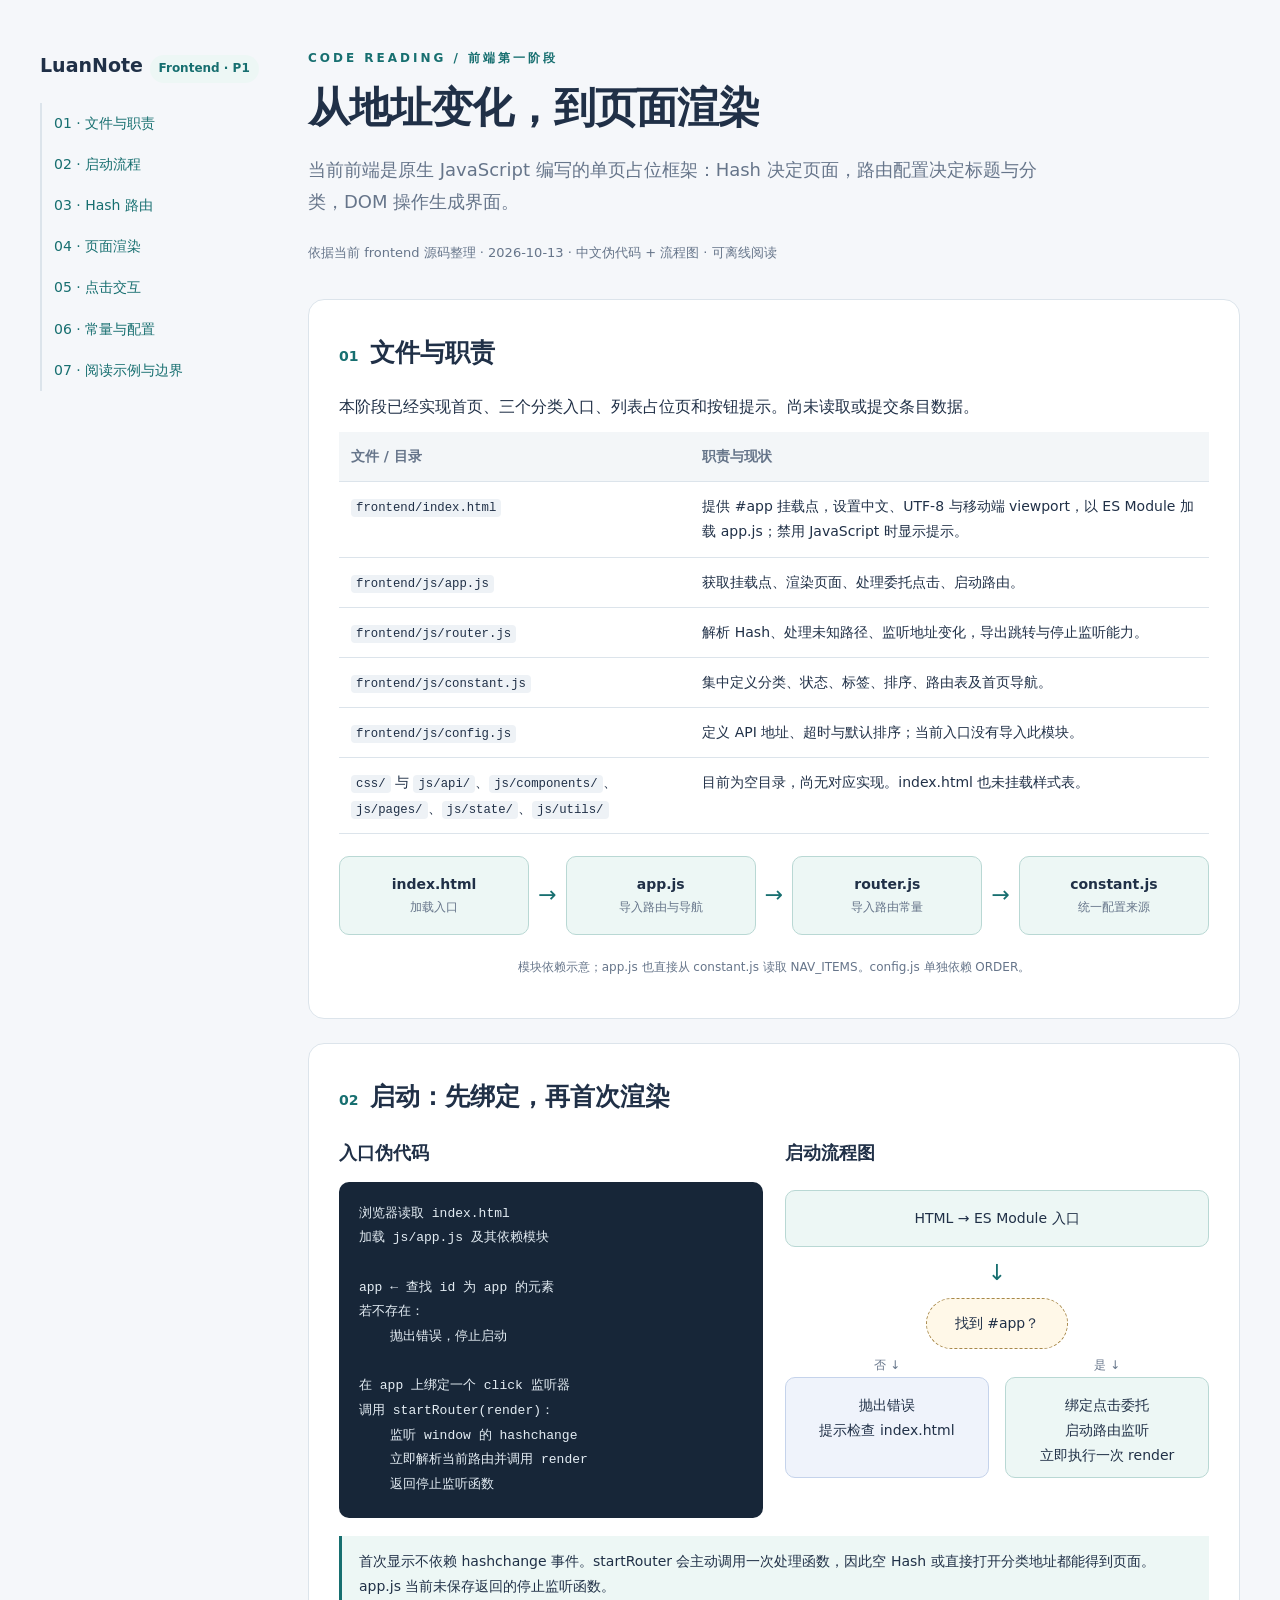
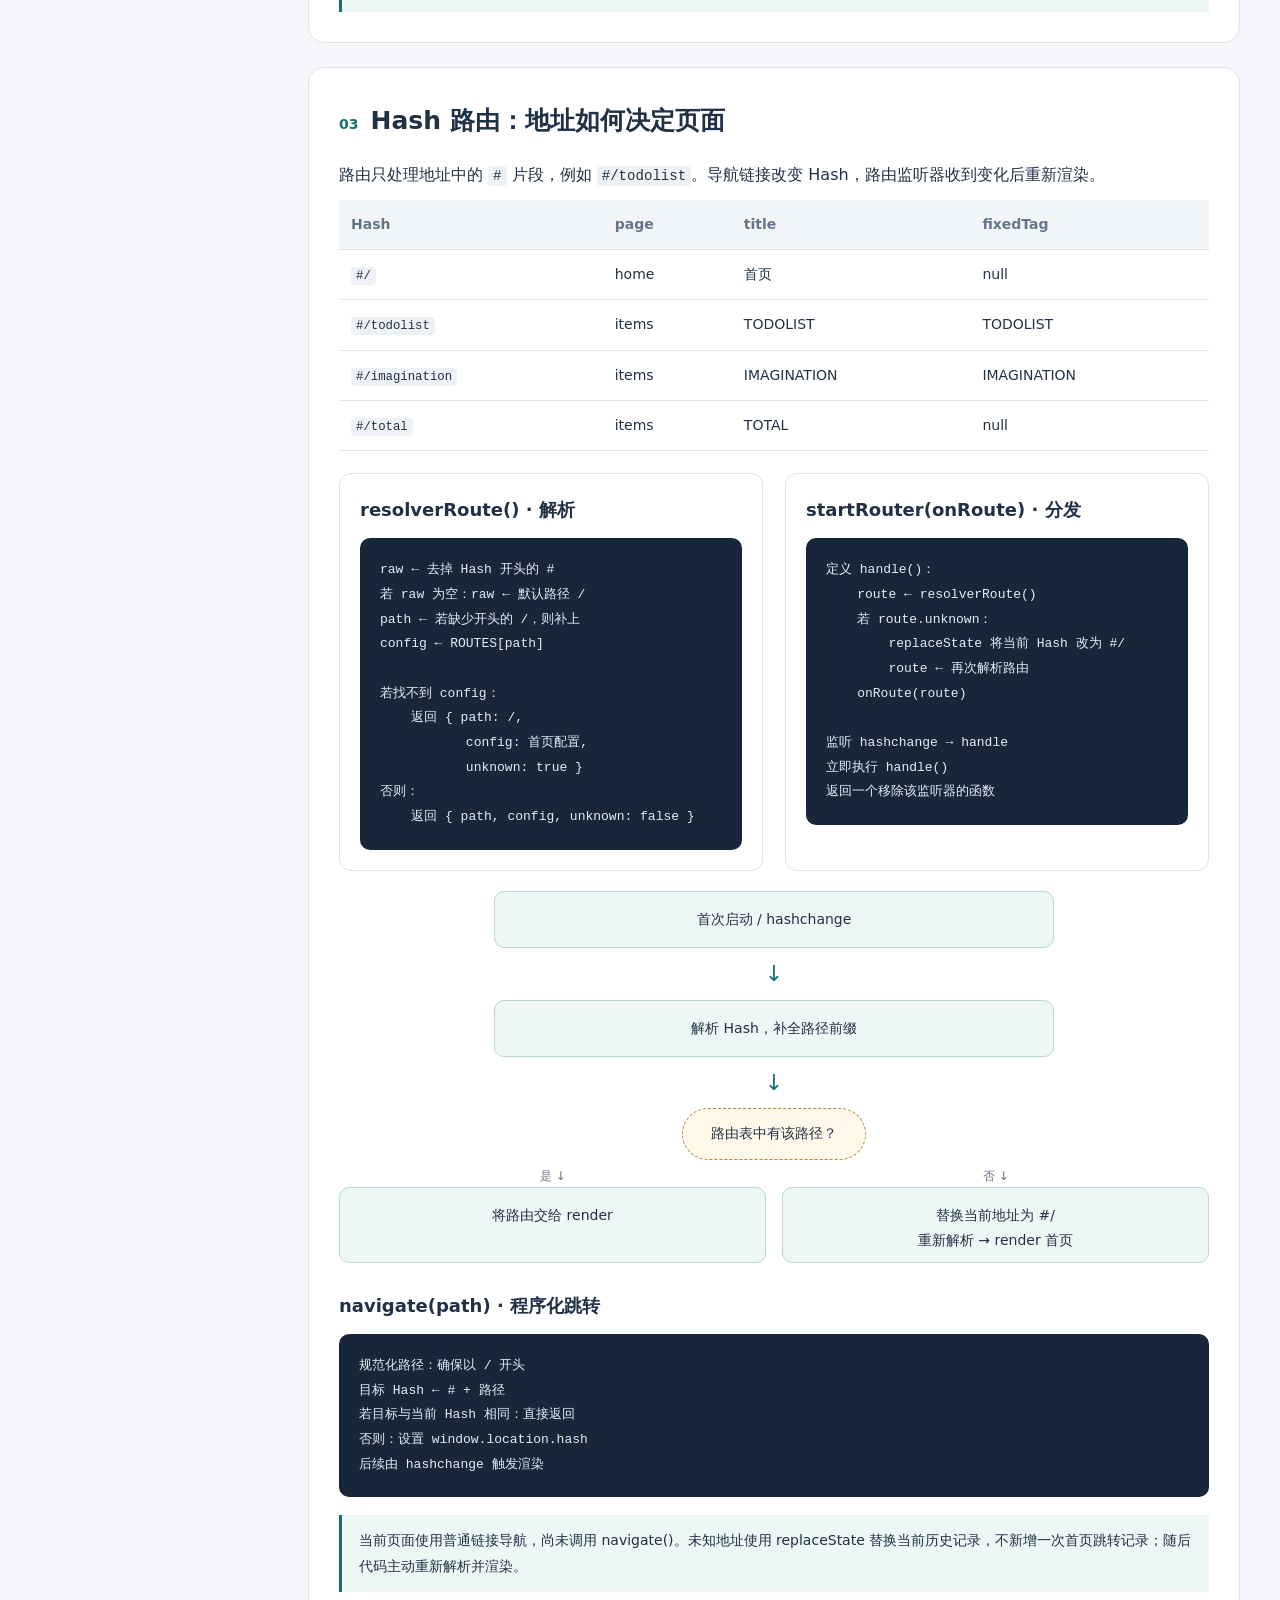
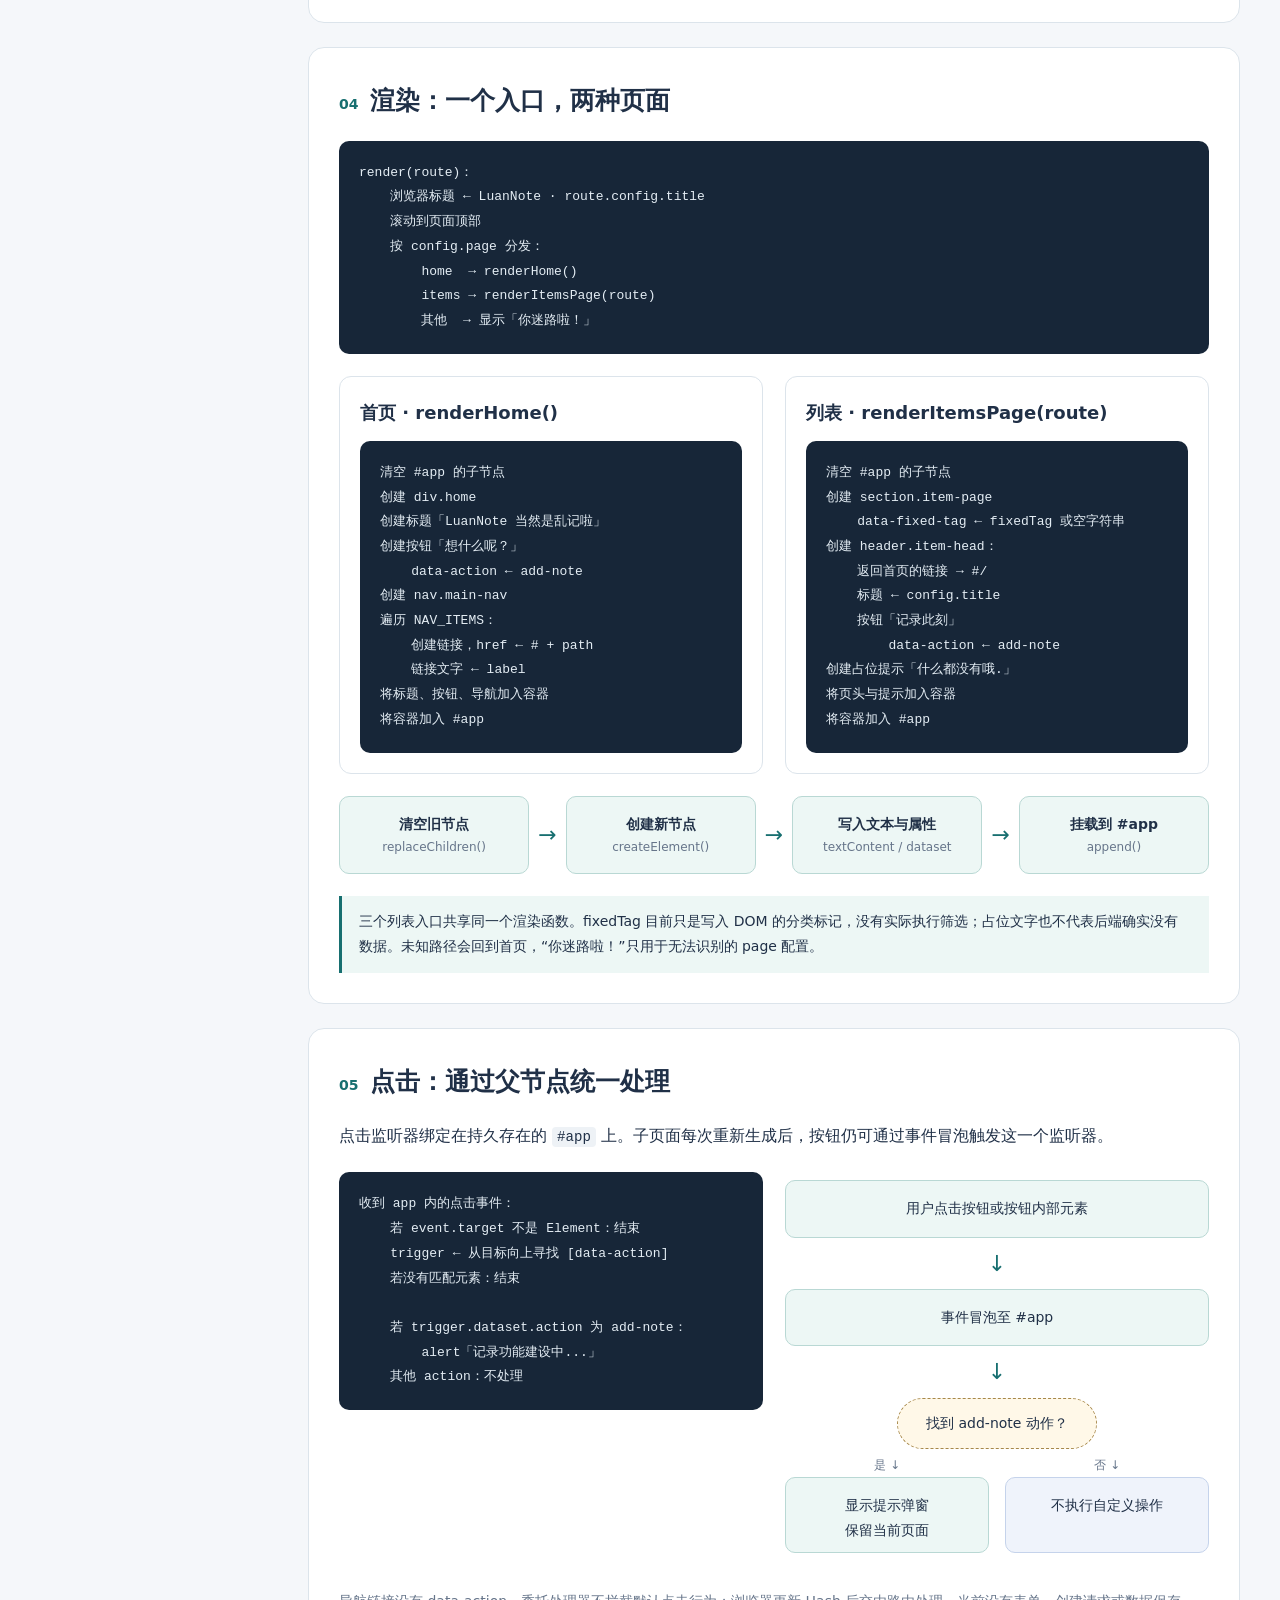
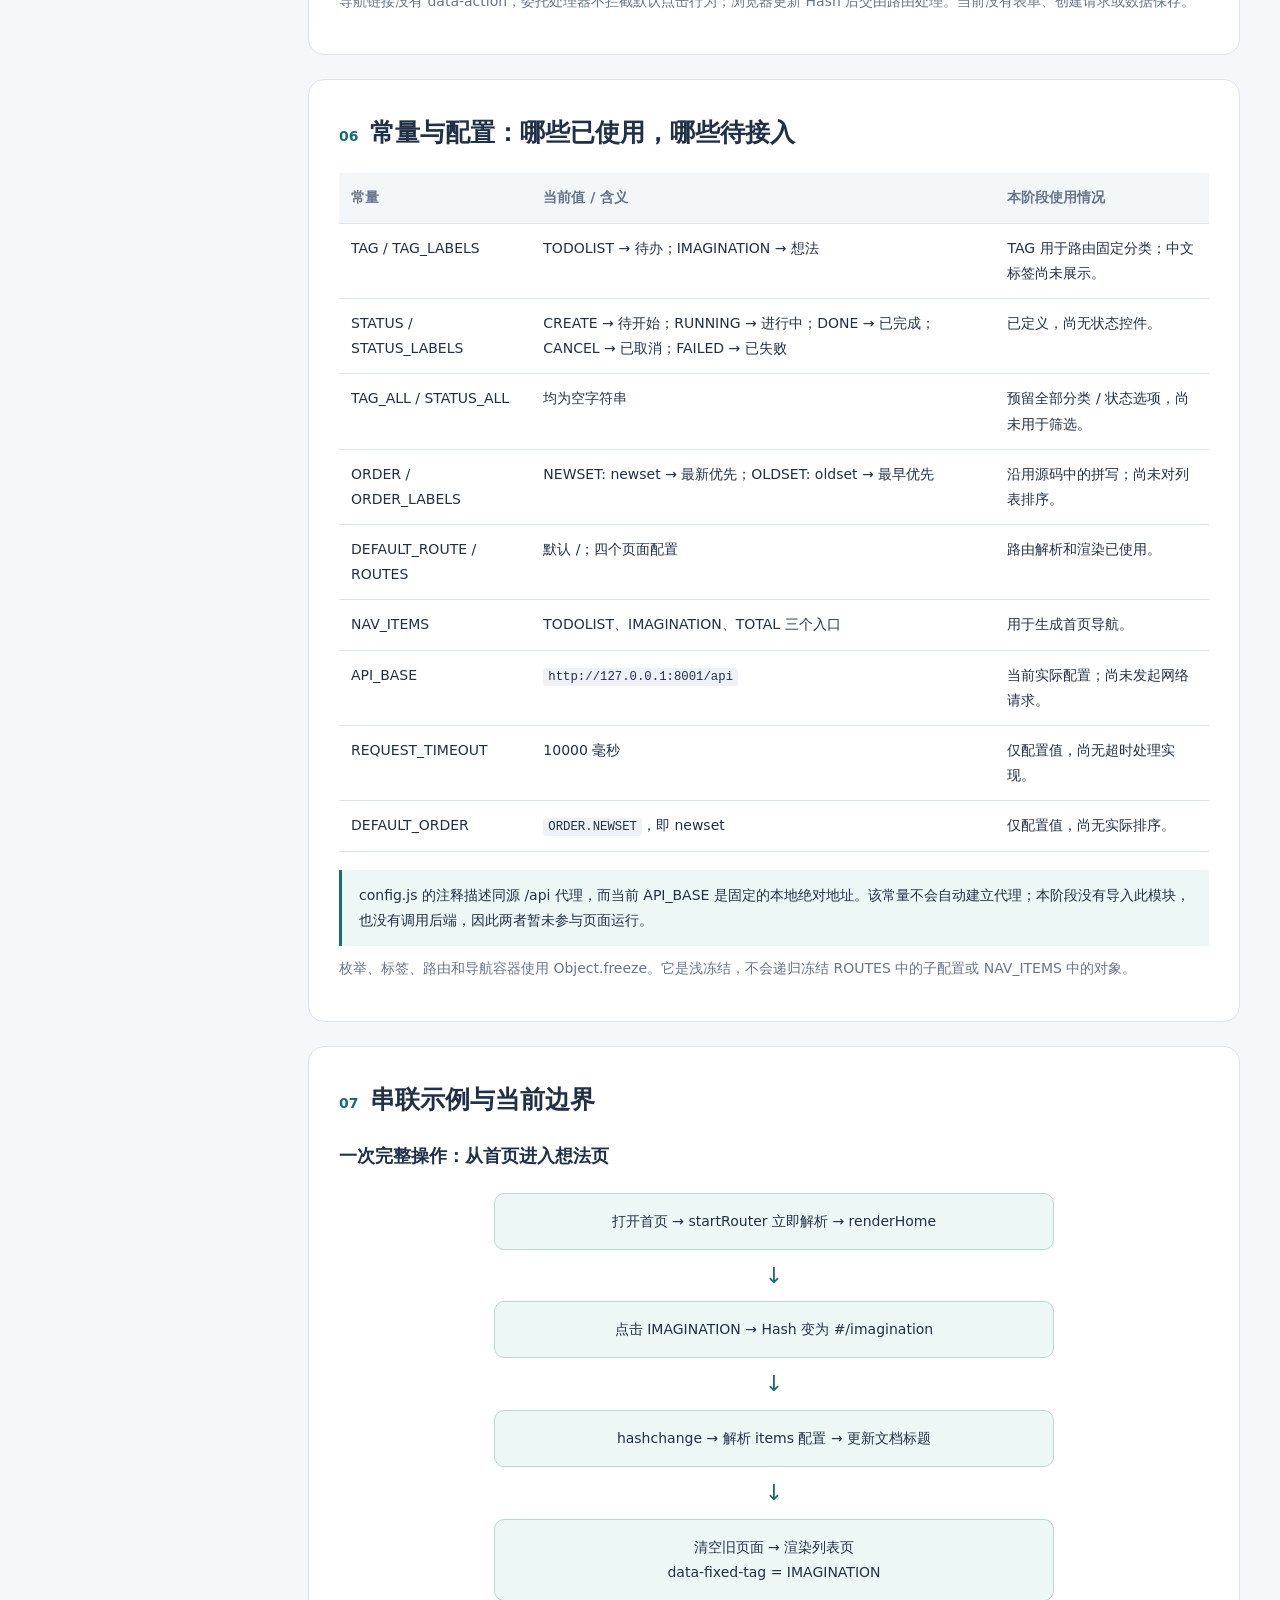
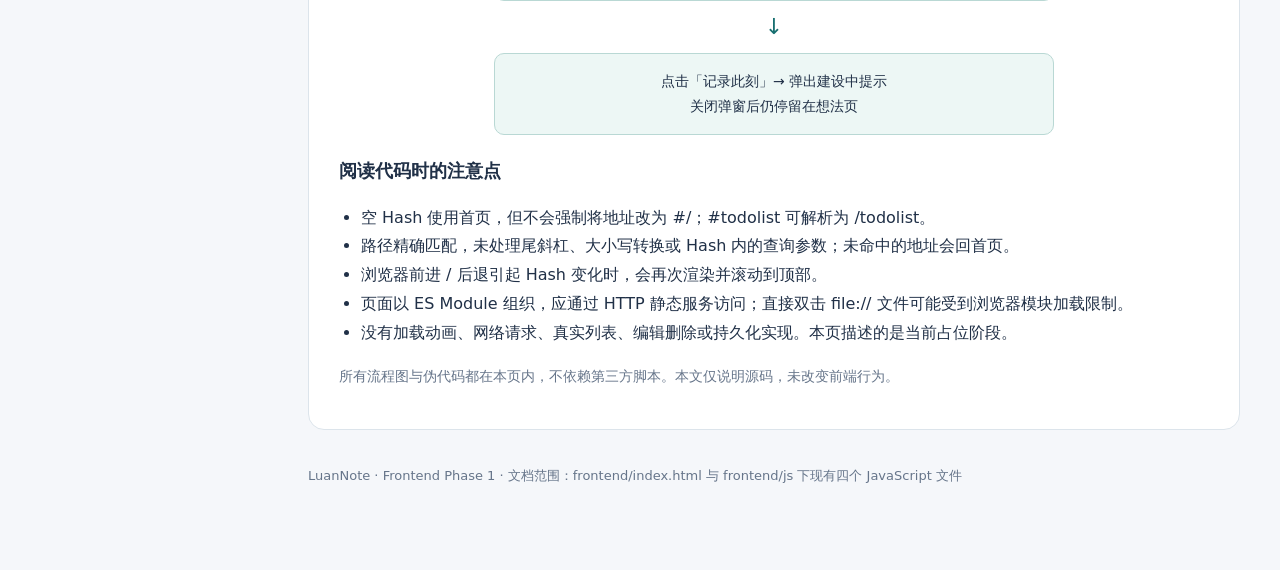
<file: AgentDocs/frotend_p1.html>
<!doctype html>
<html lang="zh-CN"><head><meta charset="utf-8"><meta name="viewport" content="width=device-width,initial-scale=1"><title>LuanNote · 前端第一阶段逻辑说明</title><style>
:root{--ink:#203047;--muted:#66758a;--line:#dce4eb;--accent:#176f70;--pale:#edf7f5}*{box-sizing:border-box}html{scroll-behavior:smooth;scroll-padding-top:25px}body{margin:0;background:#f5f7fa;color:var(--ink);font:16px/1.8 system-ui,-apple-system,"PingFang SC","Microsoft YaHei",sans-serif}a{color:var(--accent);text-decoration:none}a:hover{text-decoration:underline}.layout{max-width:1380px;margin:auto;display:grid;grid-template-columns:220px minmax(0,1fr);gap:48px;padding:48px 40px}aside{position:sticky;top:32px;align-self:start}aside b{display:block;font-size:19px;margin-bottom:20px}nav a{display:block;padding:8px 12px;border-left:2px solid var(--line);font-size:14px}nav a:hover{background:var(--pale);border-color:var(--accent)}main{min-width:0;max-width:1000px}.eyebrow{font-size:12px;letter-spacing:3px;color:var(--accent);font-weight:700}h1{font-size:42px;line-height:1.25;margin:12px 0 20px;letter-spacing:-1px}h2{font-size:25px;margin:0 0 18px}h3{font-size:18px;margin:0 0 12px}p{margin:10px 0}.lead{font-size:18px;color:var(--muted);max-width:760px}.meta{font-size:13px;color:var(--muted);margin:22px 0 35px}section{background:white;border:1px solid var(--line);border-radius:16px;padding:30px;margin:0 0 24px}section h2 span{color:var(--accent);font-size:14px;margin-right:12px}.grid{display:grid;grid-template-columns:1fr 1fr;gap:22px}.card{border:1px solid var(--line);border-radius:12px;padding:20px;min-width:0}.small{font-size:14px;color:var(--muted)}code,pre{font-family:ui-monospace,SFMono-Regular,Consolas,monospace}code{font-size:.88em;background:#eef2f6;padding:2px 5px;border-radius:4px;overflow-wrap:anywhere}pre{background:#172638;color:#e4edf4;padding:20px;border-radius:10px;font-size:13px;line-height:1.9;white-space:pre-wrap;overflow-wrap:anywhere;margin:12px 0 0}.note{border-left:3px solid var(--accent);background:var(--pale);padding:13px 17px;margin-top:18px;font-size:14px}.table-wrap{overflow-x:auto}table{width:100%;border-collapse:collapse;font-size:14px;text-align:left}th{background:#f3f6f8;color:var(--muted);font-weight:600}th,td{padding:12px;border-bottom:1px solid var(--line);vertical-align:top}.flow{display:flex;align-items:stretch;gap:9px;margin:22px 0}.node{flex:1;border:1px solid #b9d8d4;border-radius:10px;background:var(--pale);padding:15px 10px;text-align:center;font-size:14px}.node strong{display:block}.node small{display:block;color:var(--muted);font-size:12px}.arrow{align-self:center;color:var(--accent);font-size:22px}.vertical{display:flex;flex-direction:column;align-items:center;gap:6px;margin:20px 0}.vertical .node{width:100%;max-width:560px}.branches{width:100%;display:grid;grid-template-columns:1fr 1fr;gap:16px}.branch{text-align:center}.branch .node{height:calc(100% - 28px)}.label{font-size:12px;color:var(--muted)}.decision{border:1px dashed #a7884a;background:#fff8e8;border-radius:30px;padding:12px 28px;text-align:center;font-size:14px}.return{background:#eff3fb;border-color:#c5d3eb}.caption{color:var(--muted);font-size:12px;text-align:center}footer{font-size:13px;color:var(--muted);padding:10px 0 35px}ul{padding-left:22px}.pill{display:inline-block;font-size:12px;padding:3px 9px;border-radius:20px;background:var(--pale);color:var(--accent)}@media(max-width:1000px){.layout{grid-template-columns:170px minmax(0,1fr);gap:24px;padding:28px 20px}.grid{grid-template-columns:1fr}.flow{flex-direction:column}.arrow{transform:rotate(90deg)}}@media(max-width:700px){.layout{display:block;padding:20px 14px}aside{position:static;margin-bottom:28px}nav{display:flex;flex-wrap:wrap;gap:4px}nav a{padding:4px 9px}h1{font-size:32px}section{padding:22px 18px}.branches{grid-template-columns:1fr}td,th{padding:9px}}@media print{body{background:white;font-size:11pt}.layout{display:block;padding:0}aside{display:none}main{max-width:none}section{break-inside:avoid;border-radius:0;padding:20px}pre{background:#f3f5f8;color:#203047}h1{font-size:28pt}a{color:inherit}.grid{grid-template-columns:1fr}}
</style></head><body>
<div class="layout"><aside><b>LuanNote <span class="pill">Frontend · P1</span></b><nav aria-label="文档目录">
<a href="#scope">01 · 文件与职责</a><a href="#boot">02 · 启动流程</a><a href="#router">03 · Hash 路由</a><a href="#render">04 · 页面渲染</a><a href="#click">05 · 点击交互</a><a href="#config">06 · 常量与配置</a><a href="#example">07 · 阅读示例与边界</a></nav></aside>
<main><header><div class="eyebrow">CODE READING / 前端第一阶段</div><h1>从地址变化，到页面渲染</h1><p class="lead">当前前端是原生 JavaScript 编写的单页占位框架：Hash 决定页面，路由配置决定标题与分类，DOM 操作生成界面。</p><p class="meta">依据当前 frontend 源码整理 · 2026-10-13 · 中文伪代码 + 流程图 · 可离线阅读</p></header>
<section id="scope"><h2><span>01</span>文件与职责</h2><p>本阶段已经实现首页、三个分类入口、列表占位页和按钮提示。尚未读取或提交条目数据。</p><div class="table-wrap"><table><thead><tr><th>文件 / 目录</th><th>职责与现状</th></tr></thead><tbody>
<tr><td><code>frontend/index.html</code></td><td>提供 #app 挂载点，设置中文、UTF-8 与移动端 viewport，以 ES Module 加载 app.js；禁用 JavaScript 时显示提示。</td></tr>
<tr><td><code>frontend/js/app.js</code></td><td>获取挂载点、渲染页面、处理委托点击、启动路由。</td></tr>
<tr><td><code>frontend/js/router.js</code></td><td>解析 Hash、处理未知路径、监听地址变化，导出跳转与停止监听能力。</td></tr>
<tr><td><code>frontend/js/constant.js</code></td><td>集中定义分类、状态、标签、排序、路由表及首页导航。</td></tr>
<tr><td><code>frontend/js/config.js</code></td><td>定义 API 地址、超时与默认排序；当前入口没有导入此模块。</td></tr>
<tr><td><code>css/</code> 与 <code>js/api/</code>、<code>js/components/</code>、<code>js/pages/</code>、<code>js/state/</code>、<code>js/utils/</code></td><td>目前为空目录，尚无对应实现。index.html 也未挂载样式表。</td></tr>
</tbody></table></div><div class="flow"><div class="node"><strong>index.html</strong><small>加载入口</small></div><div class="arrow">→</div><div class="node"><strong>app.js</strong><small>导入路由与导航</small></div><div class="arrow">→</div><div class="node"><strong>router.js</strong><small>导入路由常量</small></div><div class="arrow">→</div><div class="node"><strong>constant.js</strong><small>统一配置来源</small></div></div><p class="caption">模块依赖示意；app.js 也直接从 constant.js 读取 NAV_ITEMS。config.js 单独依赖 ORDER。</p></section>
<section id="boot"><h2><span>02</span>启动：先绑定，再首次渲染</h2><div class="grid"><div><h3>入口伪代码</h3><pre>浏览器读取 index.html
加载 js/app.js 及其依赖模块

app ← 查找 id 为 app 的元素
若不存在：
    抛出错误，停止启动

在 app 上绑定一个 click 监听器
调用 startRouter(render)：
    监听 window 的 hashchange
    立即解析当前路由并调用 render
    返回停止监听函数</pre></div><div><h3>启动流程图</h3><div class="vertical"><div class="node">HTML → ES Module 入口</div><div class="arrow">↓</div><div class="decision">找到 #app？</div><div class="branches"><div class="branch"><div class="label">否 ↓</div><div class="node return">抛出错误<br>提示检查 index.html</div></div><div class="branch"><div class="label">是 ↓</div><div class="node">绑定点击委托<br>启动路由监听<br>立即执行一次 render</div></div></div></div></div></div><div class="note">首次显示不依赖 hashchange 事件。startRouter 会主动调用一次处理函数，因此空 Hash 或直接打开分类地址都能得到页面。app.js 当前未保存返回的停止监听函数。</div></section>
<section id="router"><h2><span>03</span>Hash 路由：地址如何决定页面</h2><p>路由只处理地址中的 <code>#</code> 片段，例如 <code>#/todolist</code>。导航链接改变 Hash，路由监听器收到变化后重新渲染。</p><div class="table-wrap"><table><thead><tr><th>Hash</th><th>page</th><th>title</th><th>fixedTag</th></tr></thead><tbody><tr><td><code>#/</code></td><td>home</td><td>首页</td><td>null</td></tr><tr><td><code>#/todolist</code></td><td>items</td><td>TODOLIST</td><td>TODOLIST</td></tr><tr><td><code>#/imagination</code></td><td>items</td><td>IMAGINATION</td><td>IMAGINATION</td></tr><tr><td><code>#/total</code></td><td>items</td><td>TOTAL</td><td>null</td></tr></tbody></table></div>
<div class="grid" style="margin-top:22px"><div class="card"><h3>resolverRoute() · 解析</h3><pre>raw ← 去掉 Hash 开头的 #
若 raw 为空：raw ← 默认路径 /
path ← 若缺少开头的 /，则补上
config ← ROUTES[path]

若找不到 config：
    返回 { path: /,
           config: 首页配置,
           unknown: true }
否则：
    返回 { path, config, unknown: false }</pre></div><div class="card"><h3>startRouter(onRoute) · 分发</h3><pre>定义 handle()：
    route ← resolverRoute()
    若 route.unknown：
        replaceState 将当前 Hash 改为 #/
        route ← 再次解析路由
    onRoute(route)

监听 hashchange → handle
立即执行 handle()
返回一个移除该监听器的函数</pre></div></div>
<div class="vertical"><div class="node">首次启动 / hashchange</div><div class="arrow">↓</div><div class="node">解析 Hash，补全路径前缀</div><div class="arrow">↓</div><div class="decision">路由表中有该路径？</div><div class="branches"><div class="branch"><div class="label">是 ↓</div><div class="node">将路由交给 render</div></div><div class="branch"><div class="label">否 ↓</div><div class="node">替换当前地址为 #/<br>重新解析 → render 首页</div></div></div></div>
<h3>navigate(path) · 程序化跳转</h3><pre>规范化路径：确保以 / 开头
目标 Hash ← # + 路径
若目标与当前 Hash 相同：直接返回
否则：设置 window.location.hash
后续由 hashchange 触发渲染</pre><div class="note">当前页面使用普通链接导航，尚未调用 navigate()。未知地址使用 replaceState 替换当前历史记录，不新增一次首页跳转记录；随后代码主动重新解析并渲染。</div></section>
<section id="render"><h2><span>04</span>渲染：一个入口，两种页面</h2><pre>render(route)：
    浏览器标题 ← LuanNote · route.config.title
    滚动到页面顶部
    按 config.page 分发：
        home  → renderHome()
        items → renderItemsPage(route)
        其他  → 显示「你迷路啦！」</pre><div class="grid" style="margin-top:22px"><div class="card"><h3>首页 · renderHome()</h3><pre>清空 #app 的子节点
创建 div.home
创建标题「LuanNote 当然是乱记啦」
创建按钮「想什么呢？」
    data-action ← add-note
创建 nav.main-nav
遍历 NAV_ITEMS：
    创建链接，href ← # + path
    链接文字 ← label
将标题、按钮、导航加入容器
将容器加入 #app</pre></div><div class="card"><h3>列表 · renderItemsPage(route)</h3><pre>清空 #app 的子节点
创建 section.item-page
    data-fixed-tag ← fixedTag 或空字符串
创建 header.item-head：
    返回首页的链接 → #/
    标题 ← config.title
    按钮「记录此刻」
        data-action ← add-note
创建占位提示「什么都没有哦.」
将页头与提示加入容器
将容器加入 #app</pre></div></div><div class="flow"><div class="node"><strong>清空旧节点</strong><small>replaceChildren()</small></div><div class="arrow">→</div><div class="node"><strong>创建新节点</strong><small>createElement()</small></div><div class="arrow">→</div><div class="node"><strong>写入文本与属性</strong><small>textContent / dataset</small></div><div class="arrow">→</div><div class="node"><strong>挂载到 #app</strong><small>append()</small></div></div><div class="note">三个列表入口共享同一个渲染函数。fixedTag 目前只是写入 DOM 的分类标记，没有实际执行筛选；占位文字也不代表后端确实没有数据。未知路径会回到首页，“你迷路啦！”只用于无法识别的 page 配置。</div></section>
<section id="click"><h2><span>05</span>点击：通过父节点统一处理</h2><p>点击监听器绑定在持久存在的 <code>#app</code> 上。子页面每次重新生成后，按钮仍可通过事件冒泡触发这一个监听器。</p><div class="grid"><div><pre>收到 app 内的点击事件：
    若 event.target 不是 Element：结束
    trigger ← 从目标向上寻找 [data-action]
    若没有匹配元素：结束

    若 trigger.dataset.action 为 add-note：
        alert「记录功能建设中...」
    其他 action：不处理</pre></div><div><div class="vertical"><div class="node">用户点击按钮或按钮内部元素</div><div class="arrow">↓</div><div class="node">事件冒泡至 #app</div><div class="arrow">↓</div><div class="decision">找到 add-note 动作？</div><div class="branches"><div class="branch"><div class="label">是 ↓</div><div class="node">显示提示弹窗<br>保留当前页面</div></div><div class="branch"><div class="label">否 ↓</div><div class="node return">不执行自定义操作</div></div></div></div></div></div><p class="small">导航链接没有 data-action，委托处理器不拦截默认点击行为；浏览器更新 Hash 后交由路由处理。当前没有表单、创建请求或数据保存。</p></section>
<section id="config"><h2><span>06</span>常量与配置：哪些已使用，哪些待接入</h2><div class="table-wrap"><table><thead><tr><th>常量</th><th>当前值 / 含义</th><th>本阶段使用情况</th></tr></thead><tbody>
<tr><td>TAG / TAG_LABELS</td><td>TODOLIST → 待办；IMAGINATION → 想法</td><td>TAG 用于路由固定分类；中文标签尚未展示。</td></tr>
<tr><td>STATUS / STATUS_LABELS</td><td>CREATE → 待开始；RUNNING → 进行中；DONE → 已完成；CANCEL → 已取消；FAILED → 已失败</td><td>已定义，尚无状态控件。</td></tr>
<tr><td>TAG_ALL / STATUS_ALL</td><td>均为空字符串</td><td>预留全部分类 / 状态选项，尚未用于筛选。</td></tr>
<tr><td>ORDER / ORDER_LABELS</td><td>NEWSET: newset → 最新优先；OLDSET: oldset → 最早优先</td><td>沿用源码中的拼写；尚未对列表排序。</td></tr>
<tr><td>DEFAULT_ROUTE / ROUTES</td><td>默认 /；四个页面配置</td><td>路由解析和渲染已使用。</td></tr>
<tr><td>NAV_ITEMS</td><td>TODOLIST、IMAGINATION、TOTAL 三个入口</td><td>用于生成首页导航。</td></tr>
<tr><td>API_BASE</td><td><code>http://127.0.0.1:8001/api</code></td><td>当前实际配置；尚未发起网络请求。</td></tr>
<tr><td>REQUEST_TIMEOUT</td><td>10000 毫秒</td><td>仅配置值，尚无超时处理实现。</td></tr>
<tr><td>DEFAULT_ORDER</td><td><code>ORDER.NEWSET</code>，即 newset</td><td>仅配置值，尚无实际排序。</td></tr>
</tbody></table></div><div class="note">config.js 的注释描述同源 /api 代理，而当前 API_BASE 是固定的本地绝对地址。该常量不会自动建立代理；本阶段没有导入此模块，也没有调用后端，因此两者暂未参与页面运行。</div><p class="small">枚举、标签、路由和导航容器使用 Object.freeze。它是浅冻结，不会递归冻结 ROUTES 中的子配置或 NAV_ITEMS 中的对象。</p></section>
<section id="example"><h2><span>07</span>串联示例与当前边界</h2><h3>一次完整操作：从首页进入想法页</h3><div class="vertical"><div class="node">打开首页 → startRouter 立即解析 → renderHome</div><div class="arrow">↓</div><div class="node">点击 IMAGINATION → Hash 变为 #/imagination</div><div class="arrow">↓</div><div class="node">hashchange → 解析 items 配置 → 更新文档标题</div><div class="arrow">↓</div><div class="node">清空旧页面 → 渲染列表页<br>data-fixed-tag = IMAGINATION</div><div class="arrow">↓</div><div class="node">点击「记录此刻」→ 弹出建设中提示<br>关闭弹窗后仍停留在想法页</div></div><h3>阅读代码时的注意点</h3><ul><li>空 Hash 使用首页，但不会强制将地址改为 #/；#todolist 可解析为 /todolist。</li><li>路径精确匹配，未处理尾斜杠、大小写转换或 Hash 内的查询参数；未命中的地址会回首页。</li><li>浏览器前进 / 后退引起 Hash 变化时，会再次渲染并滚动到顶部。</li><li>页面以 ES Module 组织，应通过 HTTP 静态服务访问；直接双击 file:// 文件可能受到浏览器模块加载限制。</li><li>没有加载动画、网络请求、真实列表、编辑删除或持久化实现。本页描述的是当前占位阶段。</li></ul><p class="small">所有流程图与伪代码都在本页内，不依赖第三方脚本。本文仅说明源码，未改变前端行为。</p></section>
<footer>LuanNote · Frontend Phase 1 · 文档范围：frontend/index.html 与 frontend/js 下现有四个 JavaScript 文件</footer></main></div>
</body></html>
</file>
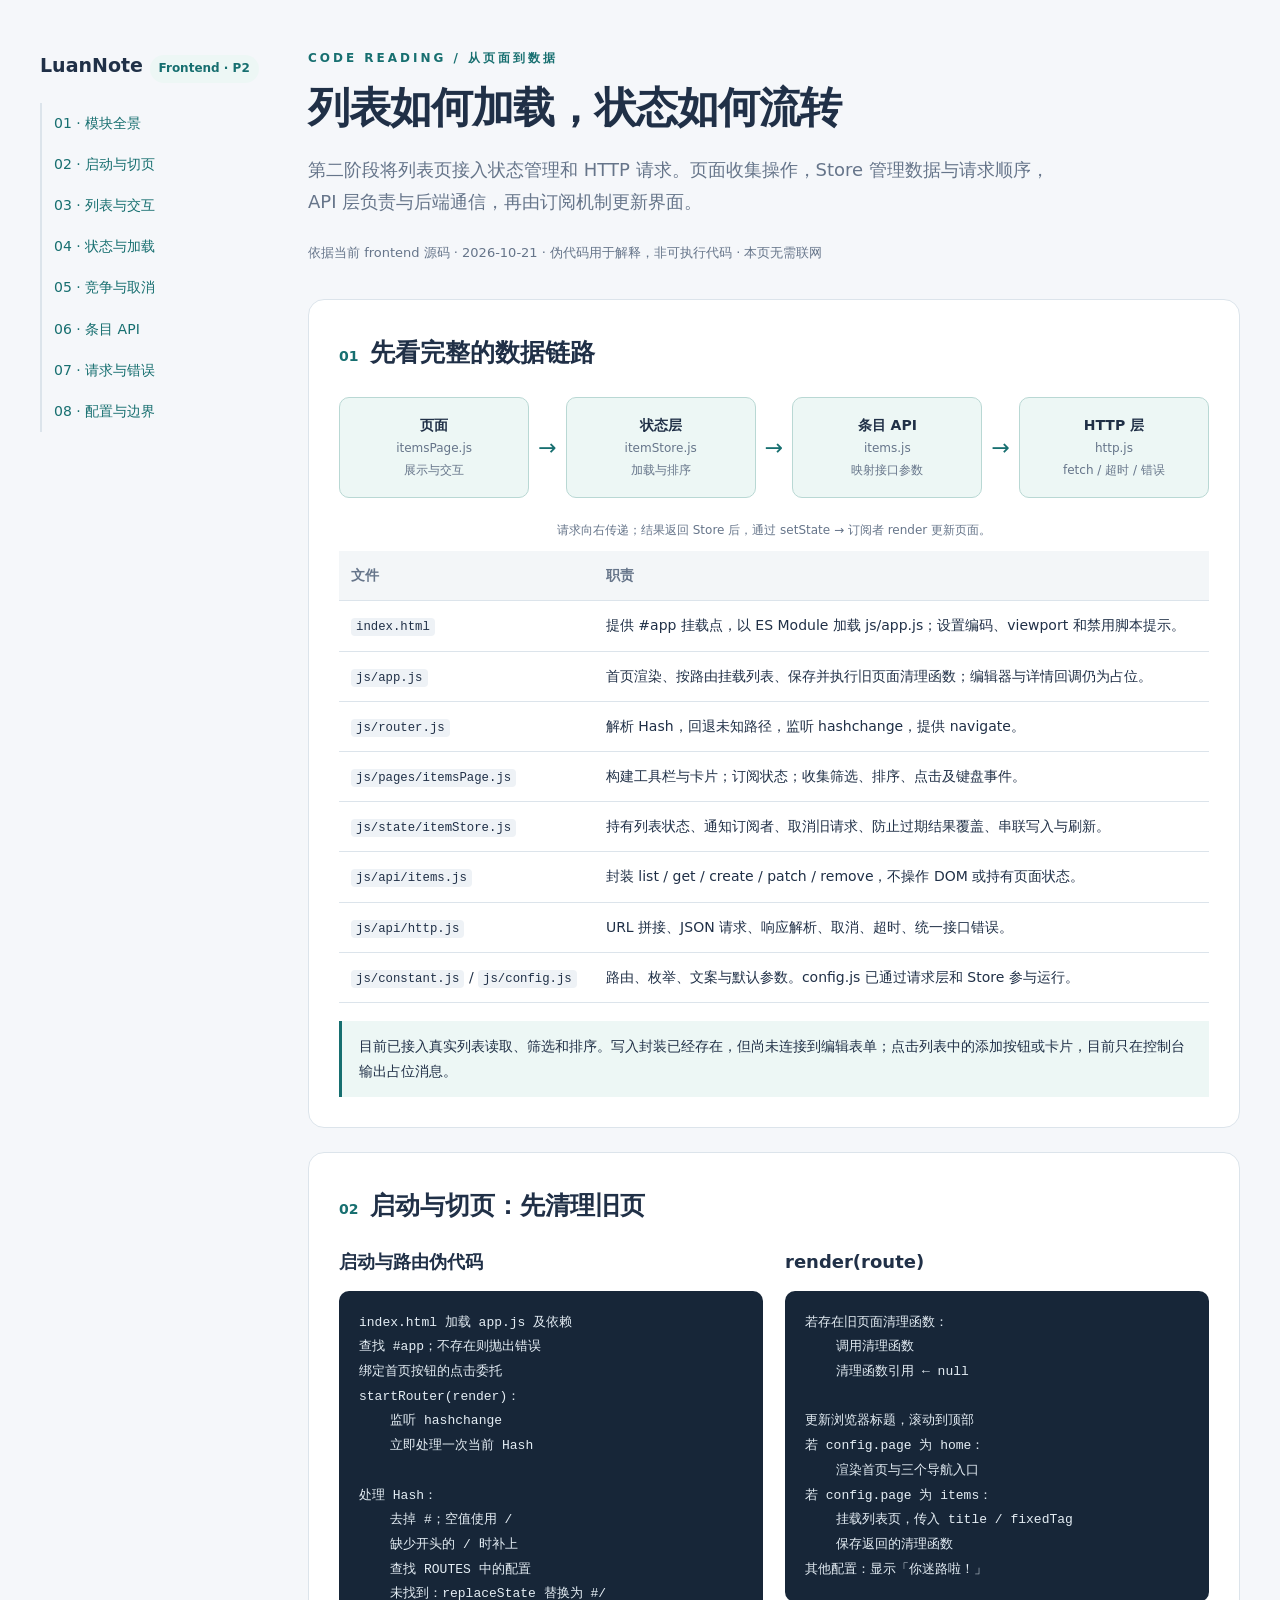
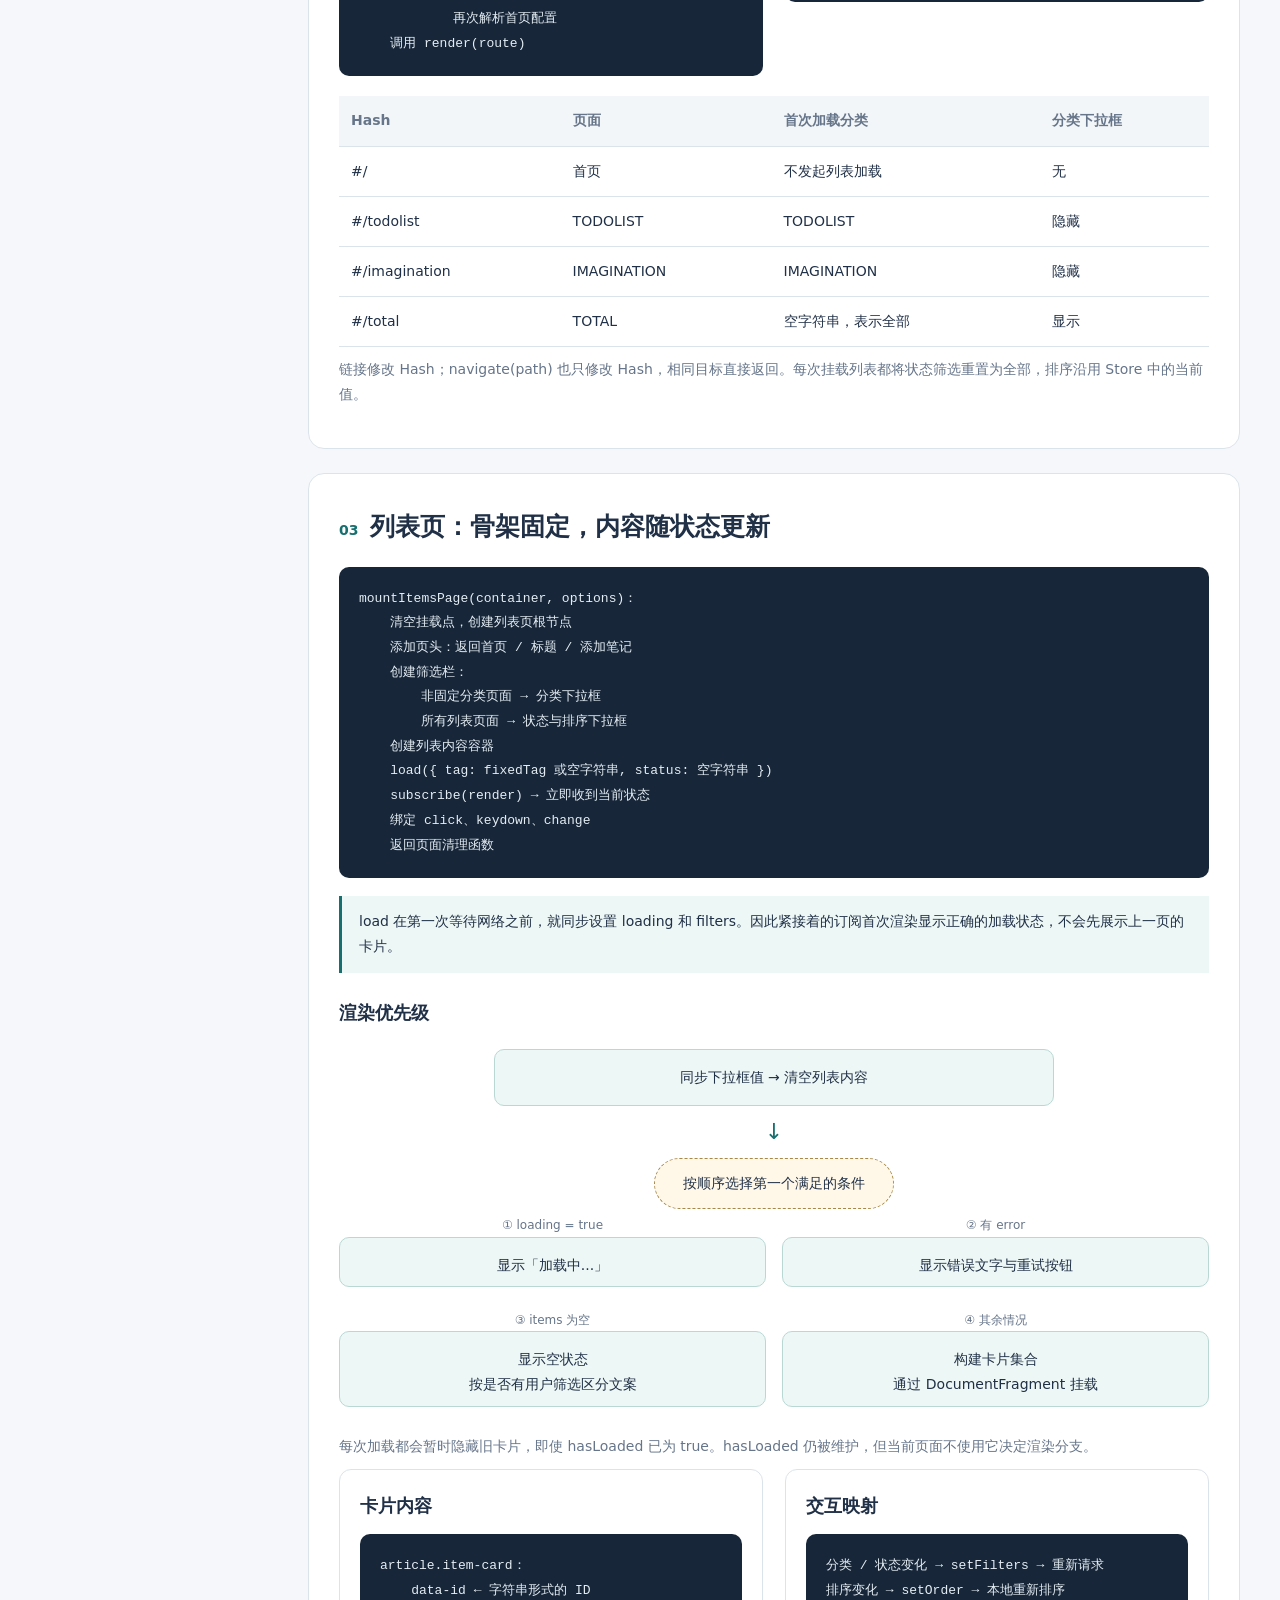
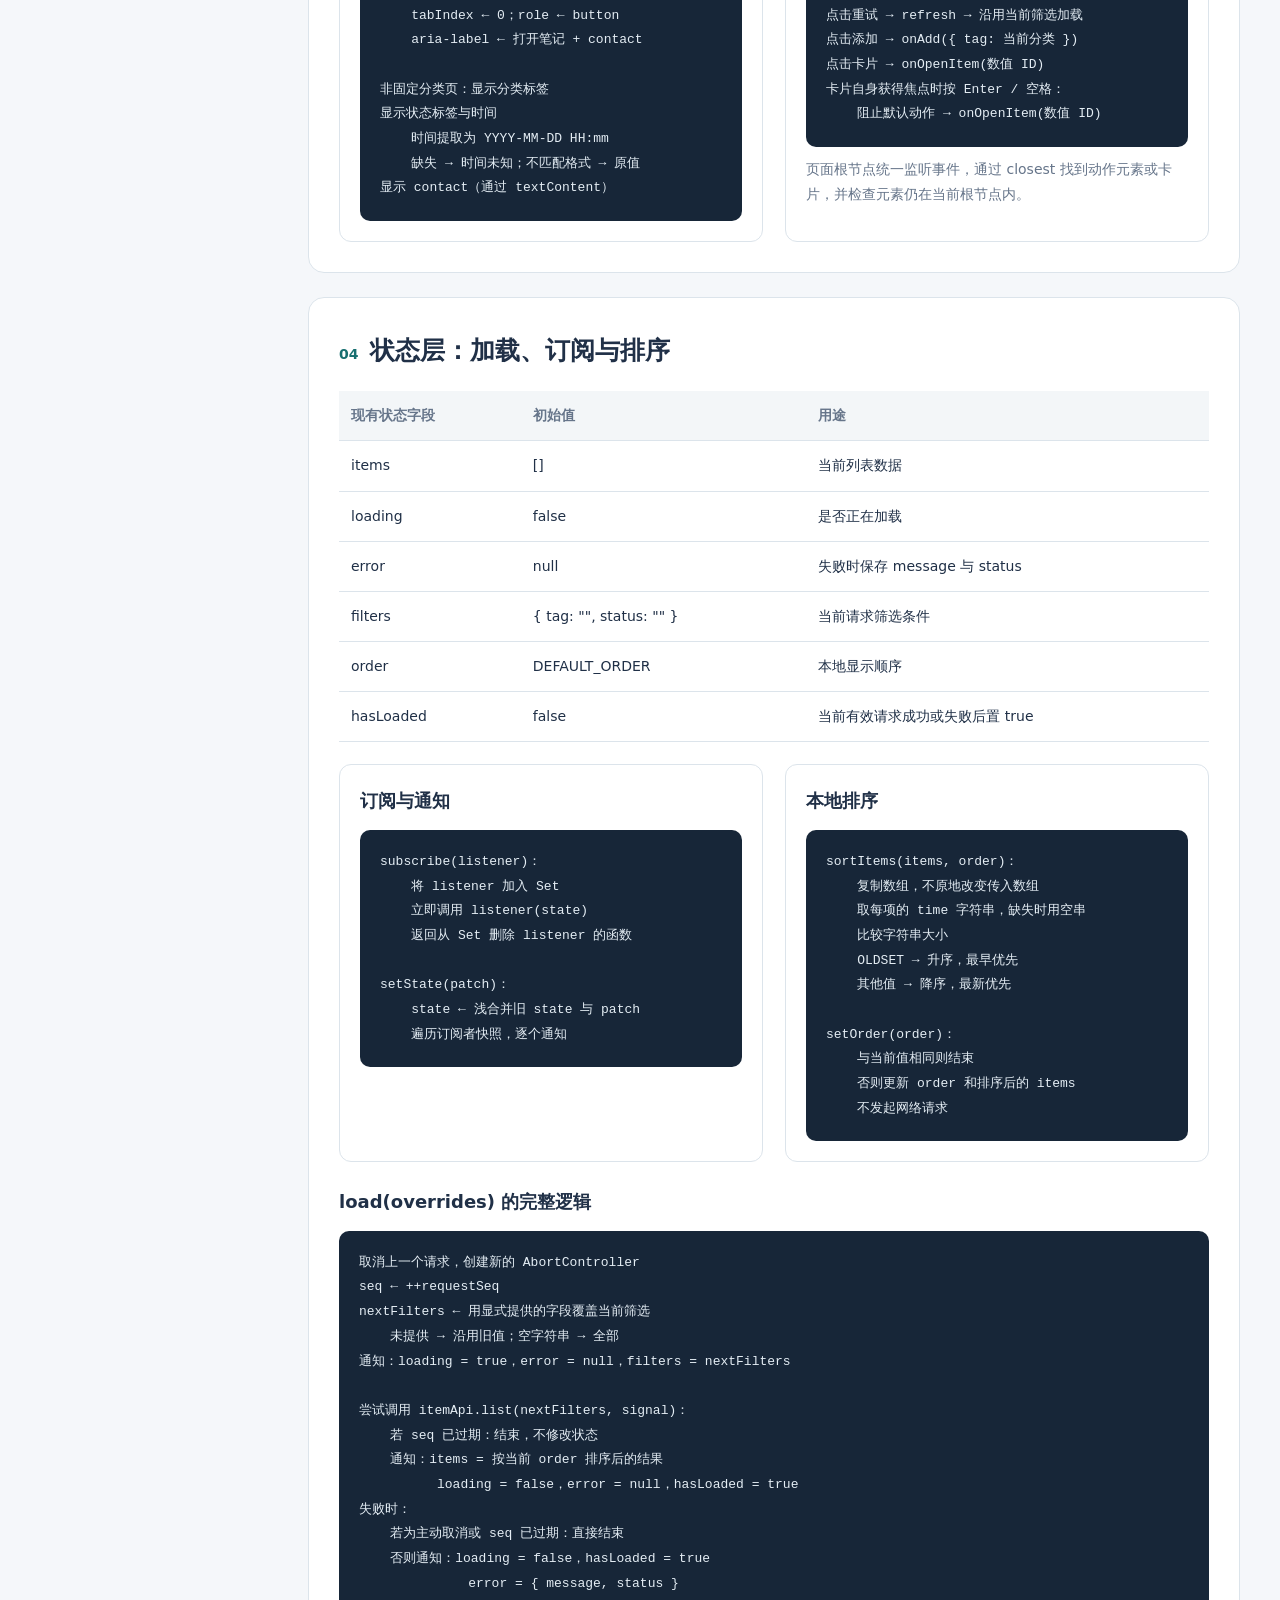
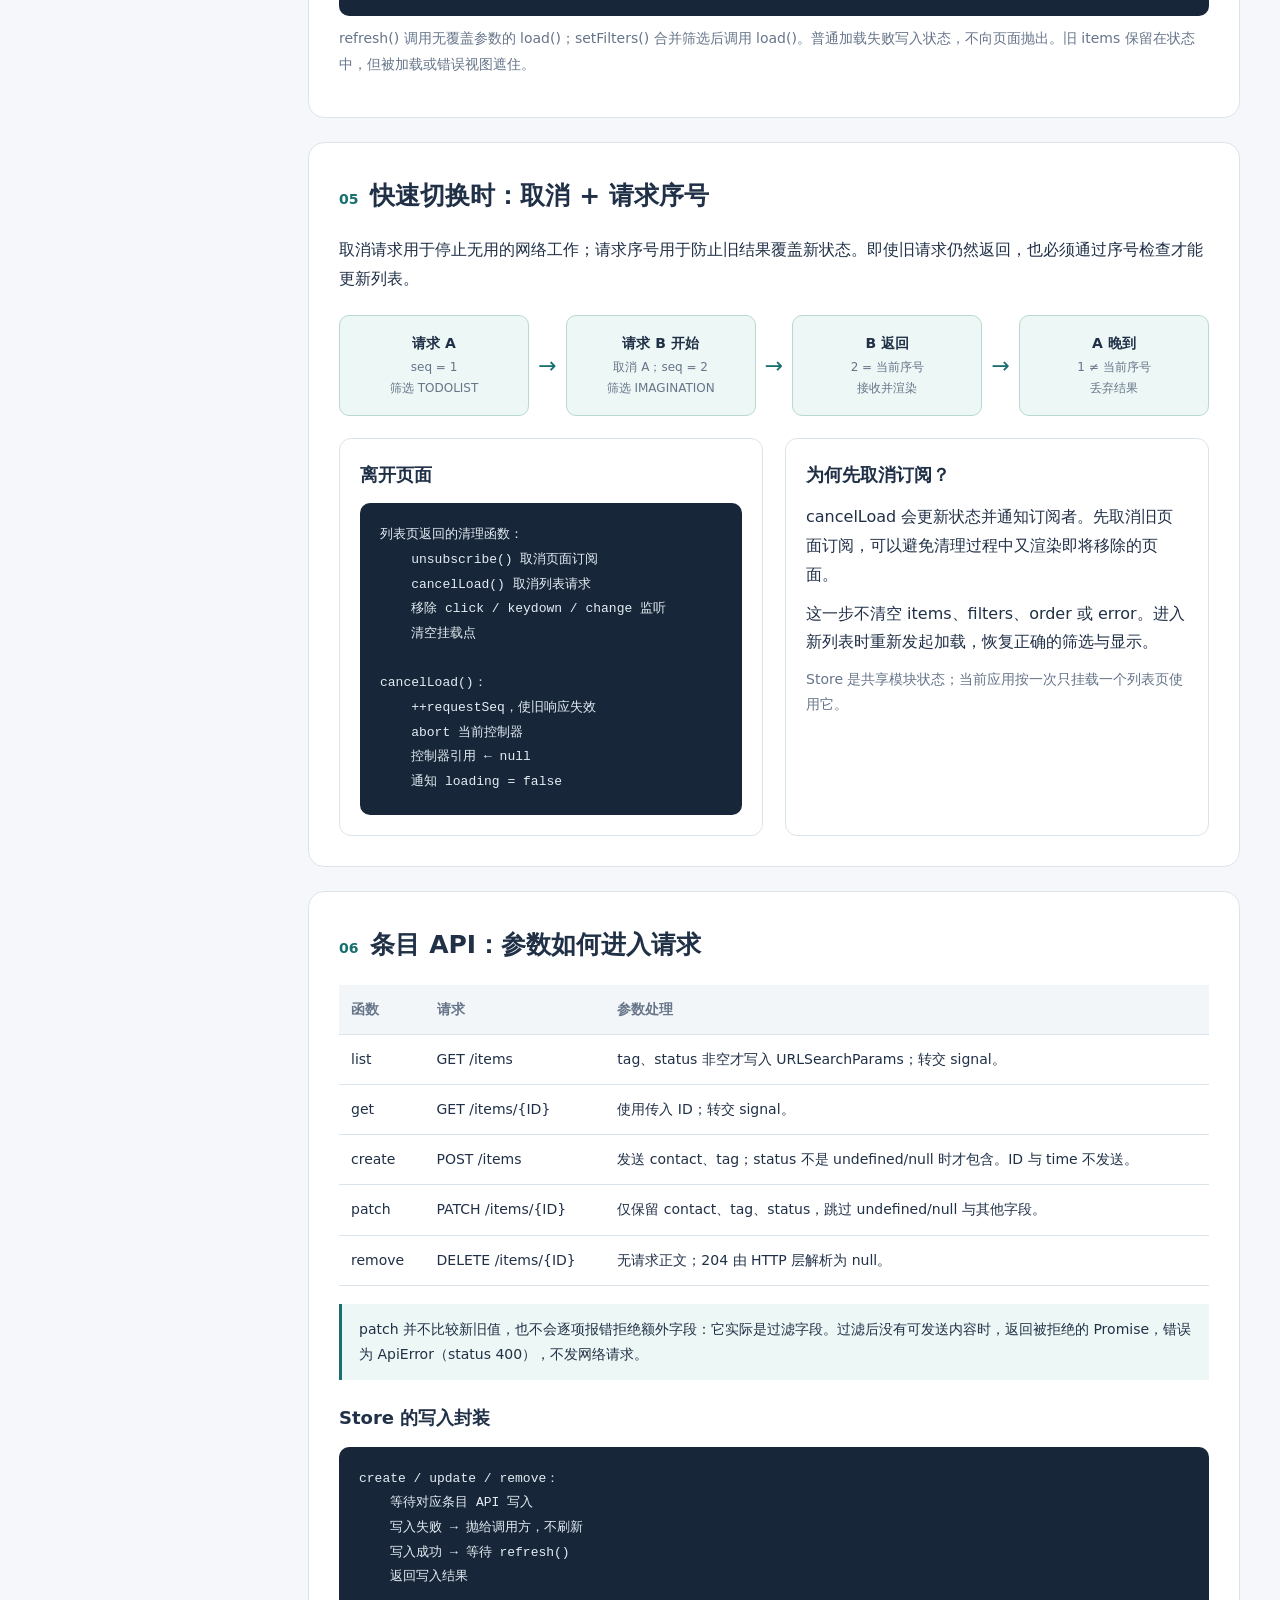
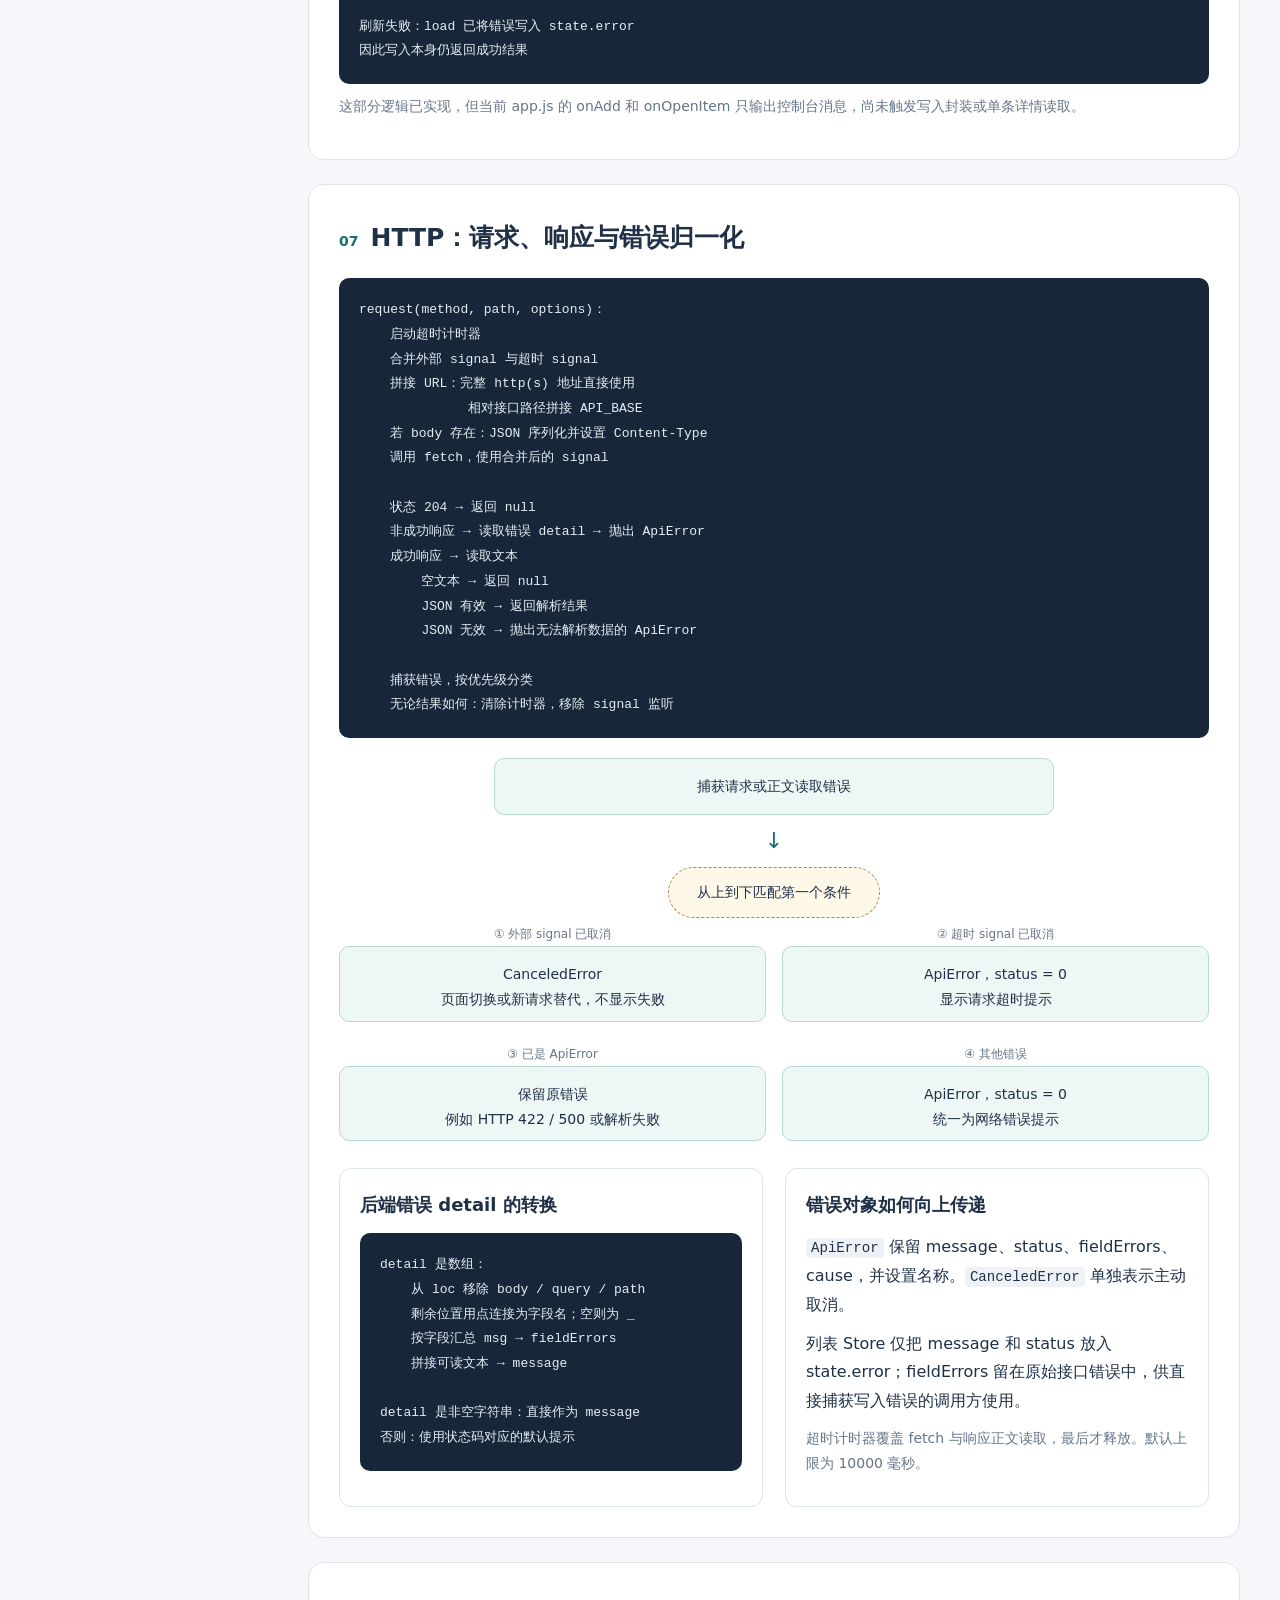
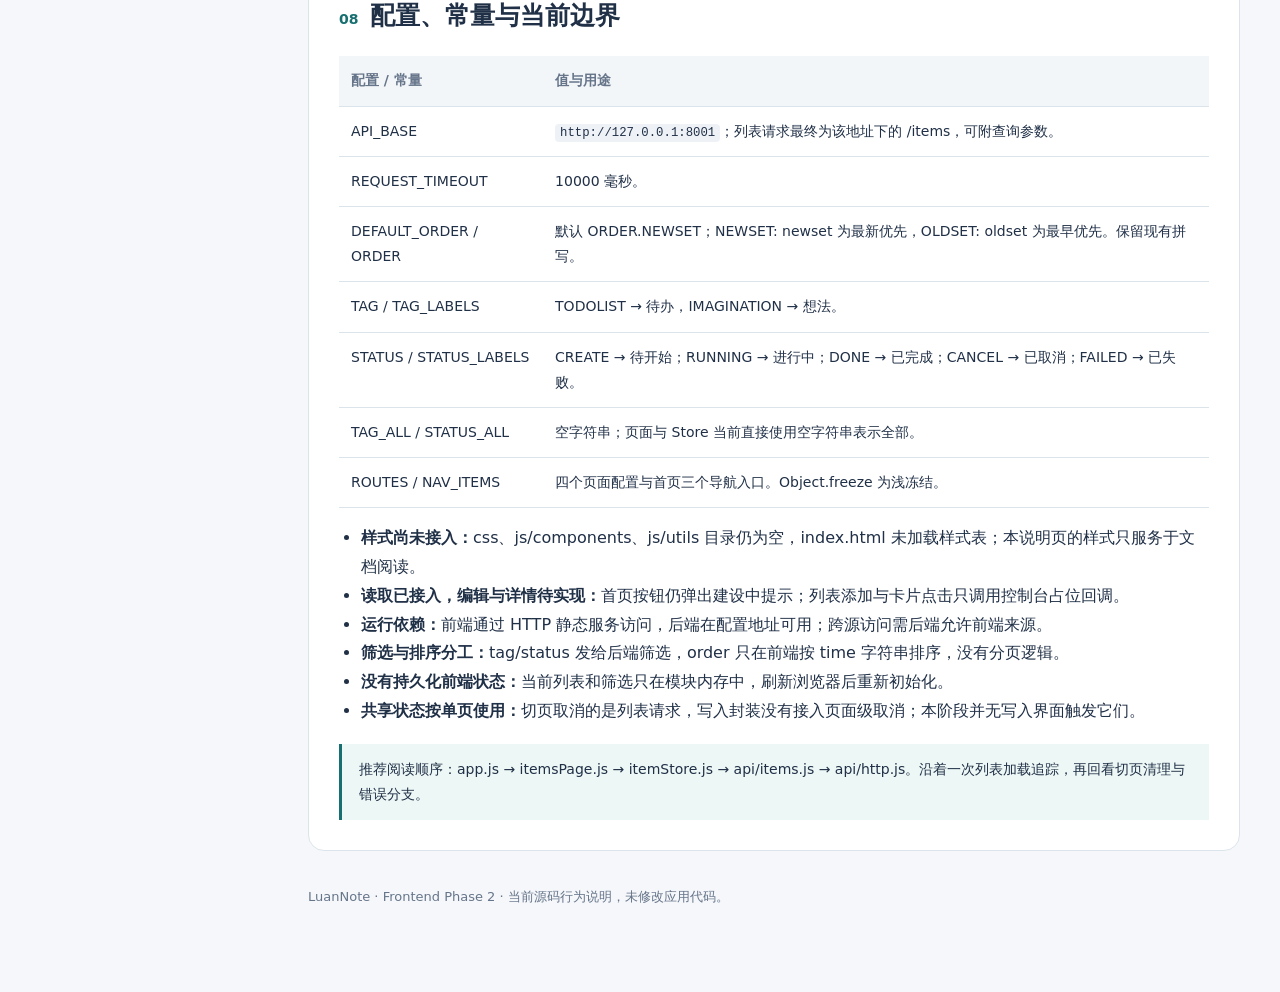
<file: AgentDocs/frotend_p2.html>
<!doctype html>
<html lang="zh-CN"><head><meta charset="utf-8"><meta name="viewport" content="width=device-width,initial-scale=1"><title>LuanNote · 前端第二阶段逻辑说明</title><style>
:root{--ink:#203047;--muted:#66758a;--line:#dce4eb;--accent:#176f70;--pale:#edf7f5}*{box-sizing:border-box}html{scroll-behavior:smooth;scroll-padding-top:25px}body{margin:0;background:#f5f7fa;color:var(--ink);font:16px/1.8 system-ui,-apple-system,"PingFang SC","Microsoft YaHei",sans-serif}a{color:var(--accent);text-decoration:none}a:hover{text-decoration:underline}.layout{max-width:1380px;margin:auto;display:grid;grid-template-columns:220px minmax(0,1fr);gap:48px;padding:48px 40px}aside{position:sticky;top:32px;align-self:start}aside b{display:block;font-size:19px;margin-bottom:20px}nav a{display:block;padding:8px 12px;border-left:2px solid var(--line);font-size:14px}nav a:hover{background:var(--pale);border-color:var(--accent)}main{min-width:0;max-width:1000px}.eyebrow{font-size:12px;letter-spacing:3px;color:var(--accent);font-weight:700}h1{font-size:42px;line-height:1.25;margin:12px 0 20px;letter-spacing:-1px}h2{font-size:25px;margin:0 0 18px}h3{font-size:18px;margin:0 0 12px}p{margin:10px 0}.lead{font-size:18px;color:var(--muted);max-width:760px}.meta{font-size:13px;color:var(--muted);margin:22px 0 35px}section{background:white;border:1px solid var(--line);border-radius:16px;padding:30px;margin:0 0 24px}section h2 span{color:var(--accent);font-size:14px;margin-right:12px}.grid{display:grid;grid-template-columns:1fr 1fr;gap:22px}.card{border:1px solid var(--line);border-radius:12px;padding:20px;min-width:0}.small{font-size:14px;color:var(--muted)}code,pre{font-family:ui-monospace,SFMono-Regular,Consolas,monospace}code{font-size:.88em;background:#eef2f6;padding:2px 5px;border-radius:4px;overflow-wrap:anywhere}pre{background:#172638;color:#e4edf4;padding:20px;border-radius:10px;font-size:13px;line-height:1.9;white-space:pre-wrap;overflow-wrap:anywhere;margin:12px 0 0}.note{border-left:3px solid var(--accent);background:var(--pale);padding:13px 17px;margin-top:18px;font-size:14px}.table-wrap{overflow-x:auto}table{width:100%;border-collapse:collapse;font-size:14px;text-align:left}th{background:#f3f6f8;color:var(--muted);font-weight:600}th,td{padding:12px;border-bottom:1px solid var(--line);vertical-align:top}.flow{display:flex;align-items:stretch;gap:9px;margin:22px 0}.node{flex:1;border:1px solid #b9d8d4;border-radius:10px;background:var(--pale);padding:15px 10px;text-align:center;font-size:14px}.node strong{display:block}.node small{display:block;color:var(--muted);font-size:12px}.arrow{align-self:center;color:var(--accent);font-size:22px}.vertical{display:flex;flex-direction:column;align-items:center;gap:6px;margin:20px 0}.vertical .node{width:100%;max-width:560px}.branches{width:100%;display:grid;grid-template-columns:1fr 1fr;gap:16px}.branch{text-align:center}.branch .node{height:calc(100% - 28px)}.label{font-size:12px;color:var(--muted)}.decision{border:1px dashed #a7884a;background:#fff8e8;border-radius:30px;padding:12px 28px;text-align:center;font-size:14px}.return{background:#eff3fb;border-color:#c5d3eb}.caption{color:var(--muted);font-size:12px;text-align:center}footer{font-size:13px;color:var(--muted);padding:10px 0 35px}ul{padding-left:22px}.pill{display:inline-block;font-size:12px;padding:3px 9px;border-radius:20px;background:var(--pale);color:var(--accent)}@media(max-width:1000px){.layout{grid-template-columns:170px minmax(0,1fr);gap:24px;padding:28px 20px}.grid{grid-template-columns:1fr}.flow{flex-direction:column}.arrow{transform:rotate(90deg)}}@media(max-width:700px){.layout{display:block;padding:20px 14px}aside{position:static;margin-bottom:28px}nav{display:flex;flex-wrap:wrap;gap:4px}nav a{padding:4px 9px}h1{font-size:32px}section{padding:22px 18px}.branches{grid-template-columns:1fr}td,th{padding:9px}}@media print{body{background:white;font-size:11pt}.layout{display:block;padding:0}aside{display:none}main{max-width:none}section{break-inside:avoid;border-radius:0;padding:20px}pre{background:#f3f5f8;color:#203047}h1{font-size:28pt}a{color:inherit}.grid{grid-template-columns:1fr}}
</style></head><body>
<div class="layout"><aside><b>LuanNote <span class="pill">Frontend · P2</span></b><nav aria-label="文档目录">
<a href="#map">01 · 模块全景</a><a href="#route">02 · 启动与切页</a><a href="#page">03 · 列表与交互</a><a href="#store">04 · 状态与加载</a><a href="#race">05 · 竞争与取消</a><a href="#api">06 · 条目 API</a><a href="#http">07 · 请求与错误</a><a href="#config">08 · 配置与边界</a></nav></aside>
<main><header><div class="eyebrow">CODE READING / 从页面到数据</div><h1>列表如何加载，状态如何流转</h1><p class="lead">第二阶段将列表页接入状态管理和 HTTP 请求。页面收集操作，Store 管理数据与请求顺序，API 层负责与后端通信，再由订阅机制更新界面。</p><p class="meta">依据当前 frontend 源码 · 2026-10-21 · 伪代码用于解释，非可执行代码 · 本页无需联网</p></header>
<section id="map"><h2><span>01</span>先看完整的数据链路</h2><div class="flow"><div class="node"><strong>页面</strong><small>itemsPage.js<br>展示与交互</small></div><div class="arrow">→</div><div class="node"><strong>状态层</strong><small>itemStore.js<br>加载与排序</small></div><div class="arrow">→</div><div class="node"><strong>条目 API</strong><small>items.js<br>映射接口参数</small></div><div class="arrow">→</div><div class="node"><strong>HTTP 层</strong><small>http.js<br>fetch / 超时 / 错误</small></div></div><p class="caption">请求向右传递；结果返回 Store 后，通过 setState → 订阅者 render 更新页面。</p>
<div class="table-wrap"><table><thead><tr><th>文件</th><th>职责</th></tr></thead><tbody>
<tr><td><code>index.html</code></td><td>提供 #app 挂载点，以 ES Module 加载 js/app.js；设置编码、viewport 和禁用脚本提示。</td></tr>
<tr><td><code>js/app.js</code></td><td>首页渲染、按路由挂载列表、保存并执行旧页面清理函数；编辑器与详情回调仍为占位。</td></tr>
<tr><td><code>js/router.js</code></td><td>解析 Hash，回退未知路径，监听 hashchange，提供 navigate。</td></tr>
<tr><td><code>js/pages/itemsPage.js</code></td><td>构建工具栏与卡片；订阅状态；收集筛选、排序、点击及键盘事件。</td></tr>
<tr><td><code>js/state/itemStore.js</code></td><td>持有列表状态、通知订阅者、取消旧请求、防止过期结果覆盖、串联写入与刷新。</td></tr>
<tr><td><code>js/api/items.js</code></td><td>封装 list / get / create / patch / remove，不操作 DOM 或持有页面状态。</td></tr>
<tr><td><code>js/api/http.js</code></td><td>URL 拼接、JSON 请求、响应解析、取消、超时、统一接口错误。</td></tr>
<tr><td><code>js/constant.js</code> / <code>js/config.js</code></td><td>路由、枚举、文案与默认参数。config.js 已通过请求层和 Store 参与运行。</td></tr>
</tbody></table></div><div class="note">目前已接入真实列表读取、筛选和排序。写入封装已经存在，但尚未连接到编辑表单；点击列表中的添加按钮或卡片，目前只在控制台输出占位消息。</div></section>
<section id="route"><h2><span>02</span>启动与切页：先清理旧页</h2><div class="grid"><div><h3>启动与路由伪代码</h3><pre>index.html 加载 app.js 及依赖
查找 #app；不存在则抛出错误
绑定首页按钮的点击委托
startRouter(render)：
    监听 hashchange
    立即处理一次当前 Hash

处理 Hash：
    去掉 #；空值使用 /
    缺少开头的 / 时补上
    查找 ROUTES 中的配置
    未找到：replaceState 替换为 #/
            再次解析首页配置
    调用 render(route)</pre></div><div><h3>render(route)</h3><pre>若存在旧页面清理函数：
    调用清理函数
    清理函数引用 ← null

更新浏览器标题，滚动到顶部
若 config.page 为 home：
    渲染首页与三个导航入口
若 config.page 为 items：
    挂载列表页，传入 title / fixedTag
    保存返回的清理函数
其他配置：显示「你迷路啦！」</pre></div></div>
<div class="table-wrap" style="margin-top:20px"><table><thead><tr><th>Hash</th><th>页面</th><th>首次加载分类</th><th>分类下拉框</th></tr></thead><tbody><tr><td>#/</td><td>首页</td><td>不发起列表加载</td><td>无</td></tr><tr><td>#/todolist</td><td>TODOLIST</td><td>TODOLIST</td><td>隐藏</td></tr><tr><td>#/imagination</td><td>IMAGINATION</td><td>IMAGINATION</td><td>隐藏</td></tr><tr><td>#/total</td><td>TOTAL</td><td>空字符串，表示全部</td><td>显示</td></tr></tbody></table></div><p class="small">链接修改 Hash；navigate(path) 也只修改 Hash，相同目标直接返回。每次挂载列表都将状态筛选重置为全部，排序沿用 Store 中的当前值。</p></section>
<section id="page"><h2><span>03</span>列表页：骨架固定，内容随状态更新</h2><pre>mountItemsPage(container, options)：
    清空挂载点，创建列表页根节点
    添加页头：返回首页 / 标题 / 添加笔记
    创建筛选栏：
        非固定分类页面 → 分类下拉框
        所有列表页面 → 状态与排序下拉框
    创建列表内容容器
    load({ tag: fixedTag 或空字符串, status: 空字符串 })
    subscribe(render) → 立即收到当前状态
    绑定 click、keydown、change
    返回页面清理函数</pre><div class="note">load 在第一次等待网络之前，就同步设置 loading 和 filters。因此紧接着的订阅首次渲染显示正确的加载状态，不会先展示上一页的卡片。</div>
<h3 style="margin-top:24px">渲染优先级</h3><div class="vertical"><div class="node">同步下拉框值 → 清空列表内容</div><div class="arrow">↓</div><div class="decision">按顺序选择第一个满足的条件</div><div class="branches"><div class="branch"><div class="label">① loading = true</div><div class="node">显示「加载中...」</div></div><div class="branch"><div class="label">② 有 error</div><div class="node">显示错误文字与重试按钮</div></div><div class="branch"><div class="label">③ items 为空</div><div class="node">显示空状态<br>按是否有用户筛选区分文案</div></div><div class="branch"><div class="label">④ 其余情况</div><div class="node">构建卡片集合<br>通过 DocumentFragment 挂载</div></div></div></div><p class="small">每次加载都会暂时隐藏旧卡片，即使 hasLoaded 已为 true。hasLoaded 仍被维护，但当前页面不使用它决定渲染分支。</p>
<div class="grid"><div class="card"><h3>卡片内容</h3><pre>article.item-card：
    data-id ← 字符串形式的 ID
    tabIndex ← 0；role ← button
    aria-label ← 打开笔记 + contact

非固定分类页：显示分类标签
显示状态标签与时间
    时间提取为 YYYY-MM-DD HH:mm
    缺失 → 时间未知；不匹配格式 → 原值
显示 contact（通过 textContent）</pre></div><div class="card"><h3>交互映射</h3><pre>分类 / 状态变化 → setFilters → 重新请求
排序变化 → setOrder → 本地重新排序
点击重试 → refresh → 沿用当前筛选加载
点击添加 → onAdd({ tag: 当前分类 })
点击卡片 → onOpenItem(数值 ID)
卡片自身获得焦点时按 Enter / 空格：
    阻止默认动作 → onOpenItem(数值 ID)</pre><p class="small">页面根节点统一监听事件，通过 closest 找到动作元素或卡片，并检查元素仍在当前根节点内。</p></div></div></section>
<section id="store"><h2><span>04</span>状态层：加载、订阅与排序</h2><div class="table-wrap"><table><thead><tr><th>现有状态字段</th><th>初始值</th><th>用途</th></tr></thead><tbody><tr><td>items</td><td>[]</td><td>当前列表数据</td></tr><tr><td>loading</td><td>false</td><td>是否正在加载</td></tr><tr><td>error</td><td>null</td><td>失败时保存 message 与 status</td></tr><tr><td>filters</td><td>{ tag: "", status: "" }</td><td>当前请求筛选条件</td></tr><tr><td>order</td><td>DEFAULT_ORDER</td><td>本地显示顺序</td></tr><tr><td>hasLoaded</td><td>false</td><td>当前有效请求成功或失败后置 true</td></tr></tbody></table></div>
<div class="grid" style="margin-top:22px"><div class="card"><h3>订阅与通知</h3><pre>subscribe(listener)：
    将 listener 加入 Set
    立即调用 listener(state)
    返回从 Set 删除 listener 的函数

setState(patch)：
    state ← 浅合并旧 state 与 patch
    遍历订阅者快照，逐个通知</pre></div><div class="card"><h3>本地排序</h3><pre>sortItems(items, order)：
    复制数组，不原地改变传入数组
    取每项的 time 字符串，缺失时用空串
    比较字符串大小
    OLDSET → 升序，最早优先
    其他值 → 降序，最新优先

setOrder(order)：
    与当前值相同则结束
    否则更新 order 和排序后的 items
    不发起网络请求</pre></div></div>
<h3 style="margin-top:24px">load(overrides) 的完整逻辑</h3><pre>取消上一个请求，创建新的 AbortController
seq ← ++requestSeq
nextFilters ← 用显式提供的字段覆盖当前筛选
    未提供 → 沿用旧值；空字符串 → 全部
通知：loading = true，error = null，filters = nextFilters

尝试调用 itemApi.list(nextFilters, signal)：
    若 seq 已过期：结束，不修改状态
    通知：items = 按当前 order 排序后的结果
          loading = false，error = null，hasLoaded = true
失败时：
    若为主动取消或 seq 已过期：直接结束
    否则通知：loading = false，hasLoaded = true
              error = { message, status }</pre><p class="small">refresh() 调用无覆盖参数的 load()；setFilters() 合并筛选后调用 load()。普通加载失败写入状态，不向页面抛出。旧 items 保留在状态中，但被加载或错误视图遮住。</p></section>
<section id="race"><h2><span>05</span>快速切换时：取消 + 请求序号</h2><p>取消请求用于停止无用的网络工作；请求序号用于防止旧结果覆盖新状态。即使旧请求仍然返回，也必须通过序号检查才能更新列表。</p><div class="flow"><div class="node"><strong>请求 A</strong><small>seq = 1<br>筛选 TODOLIST</small></div><div class="arrow">→</div><div class="node"><strong>请求 B 开始</strong><small>取消 A；seq = 2<br>筛选 IMAGINATION</small></div><div class="arrow">→</div><div class="node"><strong>B 返回</strong><small>2 = 当前序号<br>接收并渲染</small></div><div class="arrow">→</div><div class="node"><strong>A 晚到</strong><small>1 ≠ 当前序号<br>丢弃结果</small></div></div>
<div class="grid"><div class="card"><h3>离开页面</h3><pre>列表页返回的清理函数：
    unsubscribe() 取消页面订阅
    cancelLoad() 取消列表请求
    移除 click / keydown / change 监听
    清空挂载点

cancelLoad()：
    ++requestSeq，使旧响应失效
    abort 当前控制器
    控制器引用 ← null
    通知 loading = false</pre></div><div class="card"><h3>为何先取消订阅？</h3><p>cancelLoad 会更新状态并通知订阅者。先取消旧页面订阅，可以避免清理过程中又渲染即将移除的页面。</p><p>这一步不清空 items、filters、order 或 error。进入新列表时重新发起加载，恢复正确的筛选与显示。</p><p class="small">Store 是共享模块状态；当前应用按一次只挂载一个列表页使用它。</p></div></div></section>
<section id="api"><h2><span>06</span>条目 API：参数如何进入请求</h2><div class="table-wrap"><table><thead><tr><th>函数</th><th>请求</th><th>参数处理</th></tr></thead><tbody>
<tr><td>list</td><td>GET /items</td><td>tag、status 非空才写入 URLSearchParams；转交 signal。</td></tr><tr><td>get</td><td>GET /items/{ID}</td><td>使用传入 ID；转交 signal。</td></tr><tr><td>create</td><td>POST /items</td><td>发送 contact、tag；status 不是 undefined/null 时才包含。ID 与 time 不发送。</td></tr><tr><td>patch</td><td>PATCH /items/{ID}</td><td>仅保留 contact、tag、status，跳过 undefined/null 与其他字段。</td></tr><tr><td>remove</td><td>DELETE /items/{ID}</td><td>无请求正文；204 由 HTTP 层解析为 null。</td></tr></tbody></table></div>
<div class="note">patch 并不比较新旧值，也不会逐项报错拒绝额外字段：它实际是过滤字段。过滤后没有可发送内容时，返回被拒绝的 Promise，错误为 ApiError（status 400），不发网络请求。</div><h3 style="margin-top:22px">Store 的写入封装</h3><pre>create / update / remove：
    等待对应条目 API 写入
    写入失败 → 抛给调用方，不刷新
    写入成功 → 等待 refresh()
    返回写入结果

刷新失败：load 已将错误写入 state.error
因此写入本身仍返回成功结果</pre><p class="small">这部分逻辑已实现，但当前 app.js 的 onAdd 和 onOpenItem 只输出控制台消息，尚未触发写入封装或单条详情读取。</p></section>
<section id="http"><h2><span>07</span>HTTP：请求、响应与错误归一化</h2><pre>request(method, path, options)：
    启动超时计时器
    合并外部 signal 与超时 signal
    拼接 URL：完整 http(s) 地址直接使用
              相对接口路径拼接 API_BASE
    若 body 存在：JSON 序列化并设置 Content-Type
    调用 fetch，使用合并后的 signal

    状态 204 → 返回 null
    非成功响应 → 读取错误 detail → 抛出 ApiError
    成功响应 → 读取文本
        空文本 → 返回 null
        JSON 有效 → 返回解析结果
        JSON 无效 → 抛出无法解析数据的 ApiError

    捕获错误，按优先级分类
    无论结果如何：清除计时器，移除 signal 监听</pre>
<div class="vertical"><div class="node">捕获请求或正文读取错误</div><div class="arrow">↓</div><div class="decision">从上到下匹配第一个条件</div><div class="branches"><div class="branch"><div class="label">① 外部 signal 已取消</div><div class="node">CanceledError<br>页面切换或新请求替代，不显示失败</div></div><div class="branch"><div class="label">② 超时 signal 已取消</div><div class="node">ApiError，status = 0<br>显示请求超时提示</div></div><div class="branch"><div class="label">③ 已是 ApiError</div><div class="node">保留原错误<br>例如 HTTP 422 / 500 或解析失败</div></div><div class="branch"><div class="label">④ 其他错误</div><div class="node">ApiError，status = 0<br>统一为网络错误提示</div></div></div></div>
<div class="grid"><div class="card"><h3>后端错误 detail 的转换</h3><pre>detail 是数组：
    从 loc 移除 body / query / path
    剩余位置用点连接为字段名；空则为 _
    按字段汇总 msg → fieldErrors
    拼接可读文本 → message

detail 是非空字符串：直接作为 message
否则：使用状态码对应的默认提示</pre></div><div class="card"><h3>错误对象如何向上传递</h3><p><code>ApiError</code> 保留 message、status、fieldErrors、cause，并设置名称。<code>CanceledError</code> 单独表示主动取消。</p><p>列表 Store 仅把 message 和 status 放入 state.error；fieldErrors 留在原始接口错误中，供直接捕获写入错误的调用方使用。</p><p class="small">超时计时器覆盖 fetch 与响应正文读取，最后才释放。默认上限为 10000 毫秒。</p></div></div></section>
<section id="config"><h2><span>08</span>配置、常量与当前边界</h2><div class="table-wrap"><table><thead><tr><th>配置 / 常量</th><th>值与用途</th></tr></thead><tbody><tr><td>API_BASE</td><td><code>http://127.0.0.1:8001</code>；列表请求最终为该地址下的 /items，可附查询参数。</td></tr><tr><td>REQUEST_TIMEOUT</td><td>10000 毫秒。</td></tr><tr><td>DEFAULT_ORDER / ORDER</td><td>默认 ORDER.NEWSET；NEWSET: newset 为最新优先，OLDSET: oldset 为最早优先。保留现有拼写。</td></tr><tr><td>TAG / TAG_LABELS</td><td>TODOLIST → 待办，IMAGINATION → 想法。</td></tr><tr><td>STATUS / STATUS_LABELS</td><td>CREATE → 待开始；RUNNING → 进行中；DONE → 已完成；CANCEL → 已取消；FAILED → 已失败。</td></tr><tr><td>TAG_ALL / STATUS_ALL</td><td>空字符串；页面与 Store 当前直接使用空字符串表示全部。</td></tr><tr><td>ROUTES / NAV_ITEMS</td><td>四个页面配置与首页三个导航入口。Object.freeze 为浅冻结。</td></tr></tbody></table></div>
<ul><li><strong>样式尚未接入：</strong>css、js/components、js/utils 目录仍为空，index.html 未加载样式表；本说明页的样式只服务于文档阅读。</li><li><strong>读取已接入，编辑与详情待实现：</strong>首页按钮仍弹出建设中提示；列表添加与卡片点击只调用控制台占位回调。</li><li><strong>运行依赖：</strong>前端通过 HTTP 静态服务访问，后端在配置地址可用；跨源访问需后端允许前端来源。</li><li><strong>筛选与排序分工：</strong>tag/status 发给后端筛选，order 只在前端按 time 字符串排序，没有分页逻辑。</li><li><strong>没有持久化前端状态：</strong>当前列表和筛选只在模块内存中，刷新浏览器后重新初始化。</li><li><strong>共享状态按单页使用：</strong>切页取消的是列表请求，写入封装没有接入页面级取消；本阶段并无写入界面触发它们。</li></ul><div class="note">推荐阅读顺序：app.js → itemsPage.js → itemStore.js → api/items.js → api/http.js。沿着一次列表加载追踪，再回看切页清理与错误分支。</div></section>
<footer>LuanNote · Frontend Phase 2 · 当前源码行为说明，未修改应用代码。</footer></main></div>
</body></html>
</file>
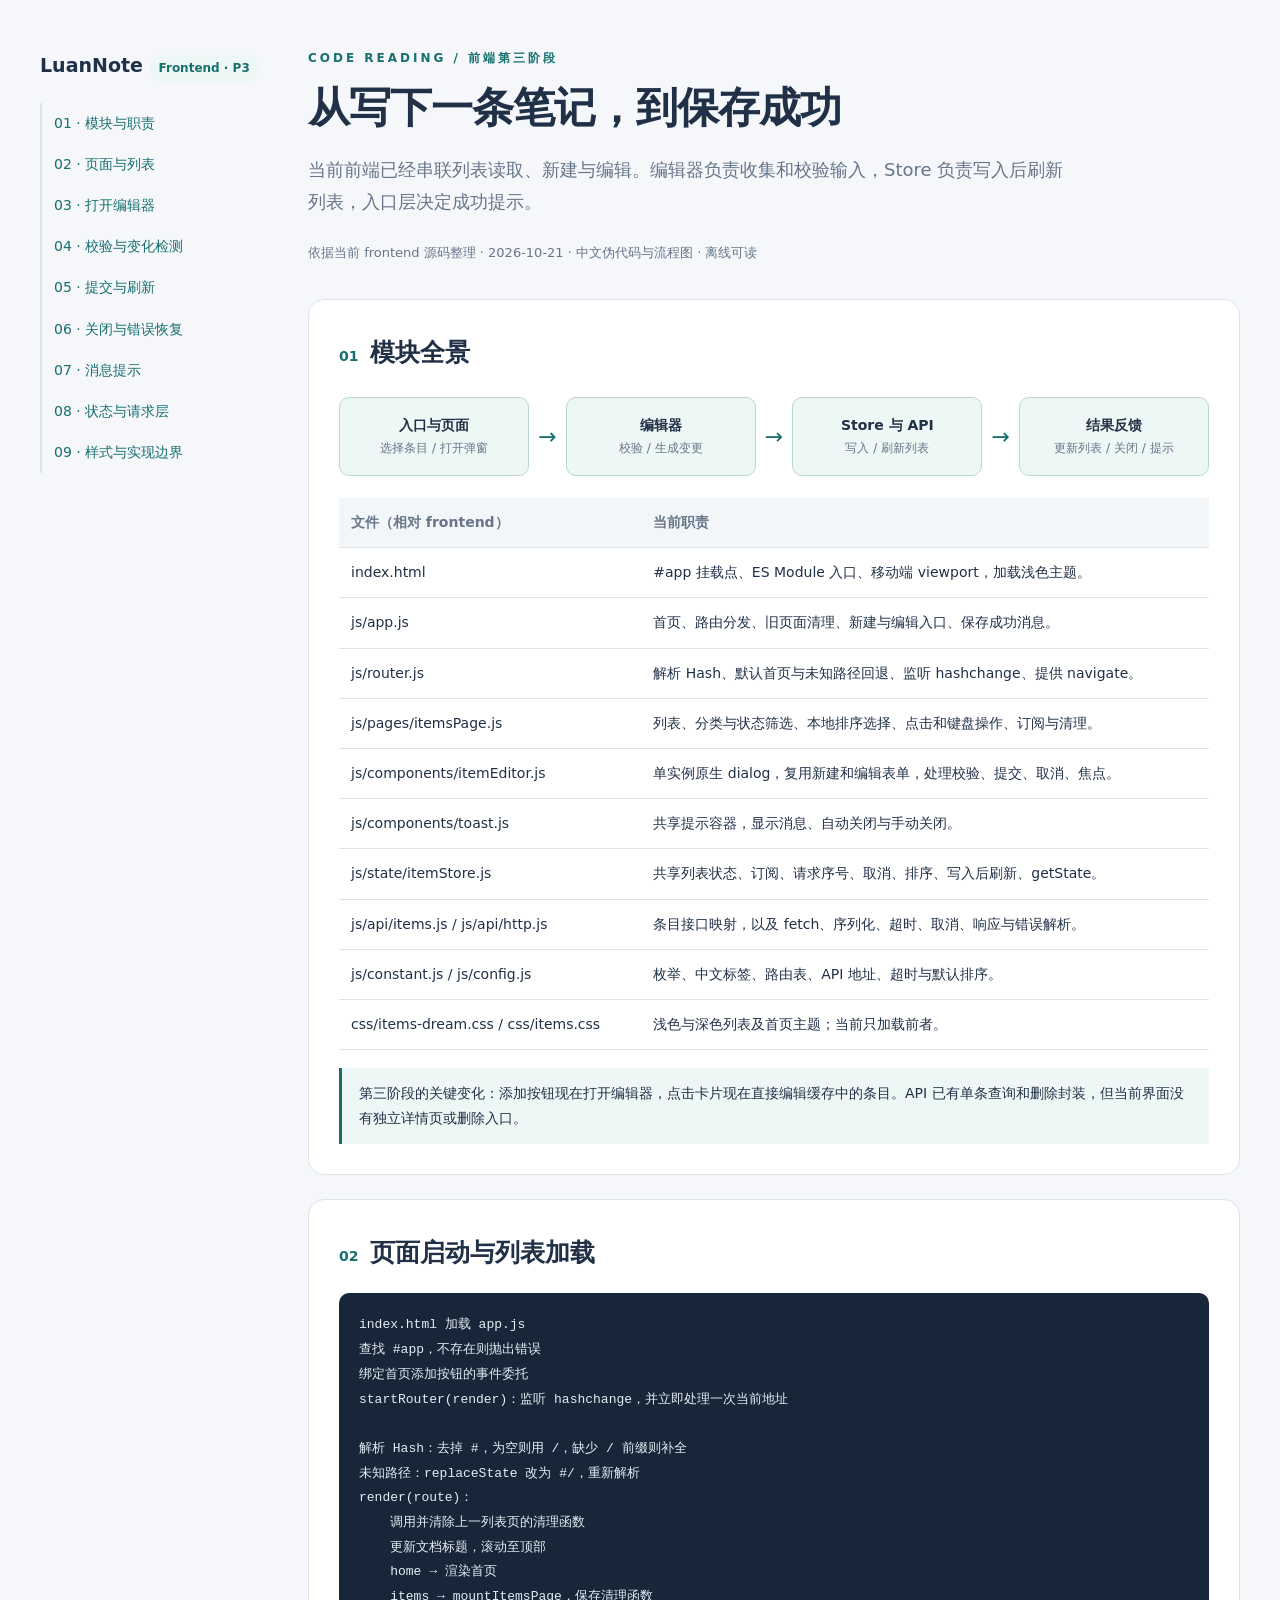
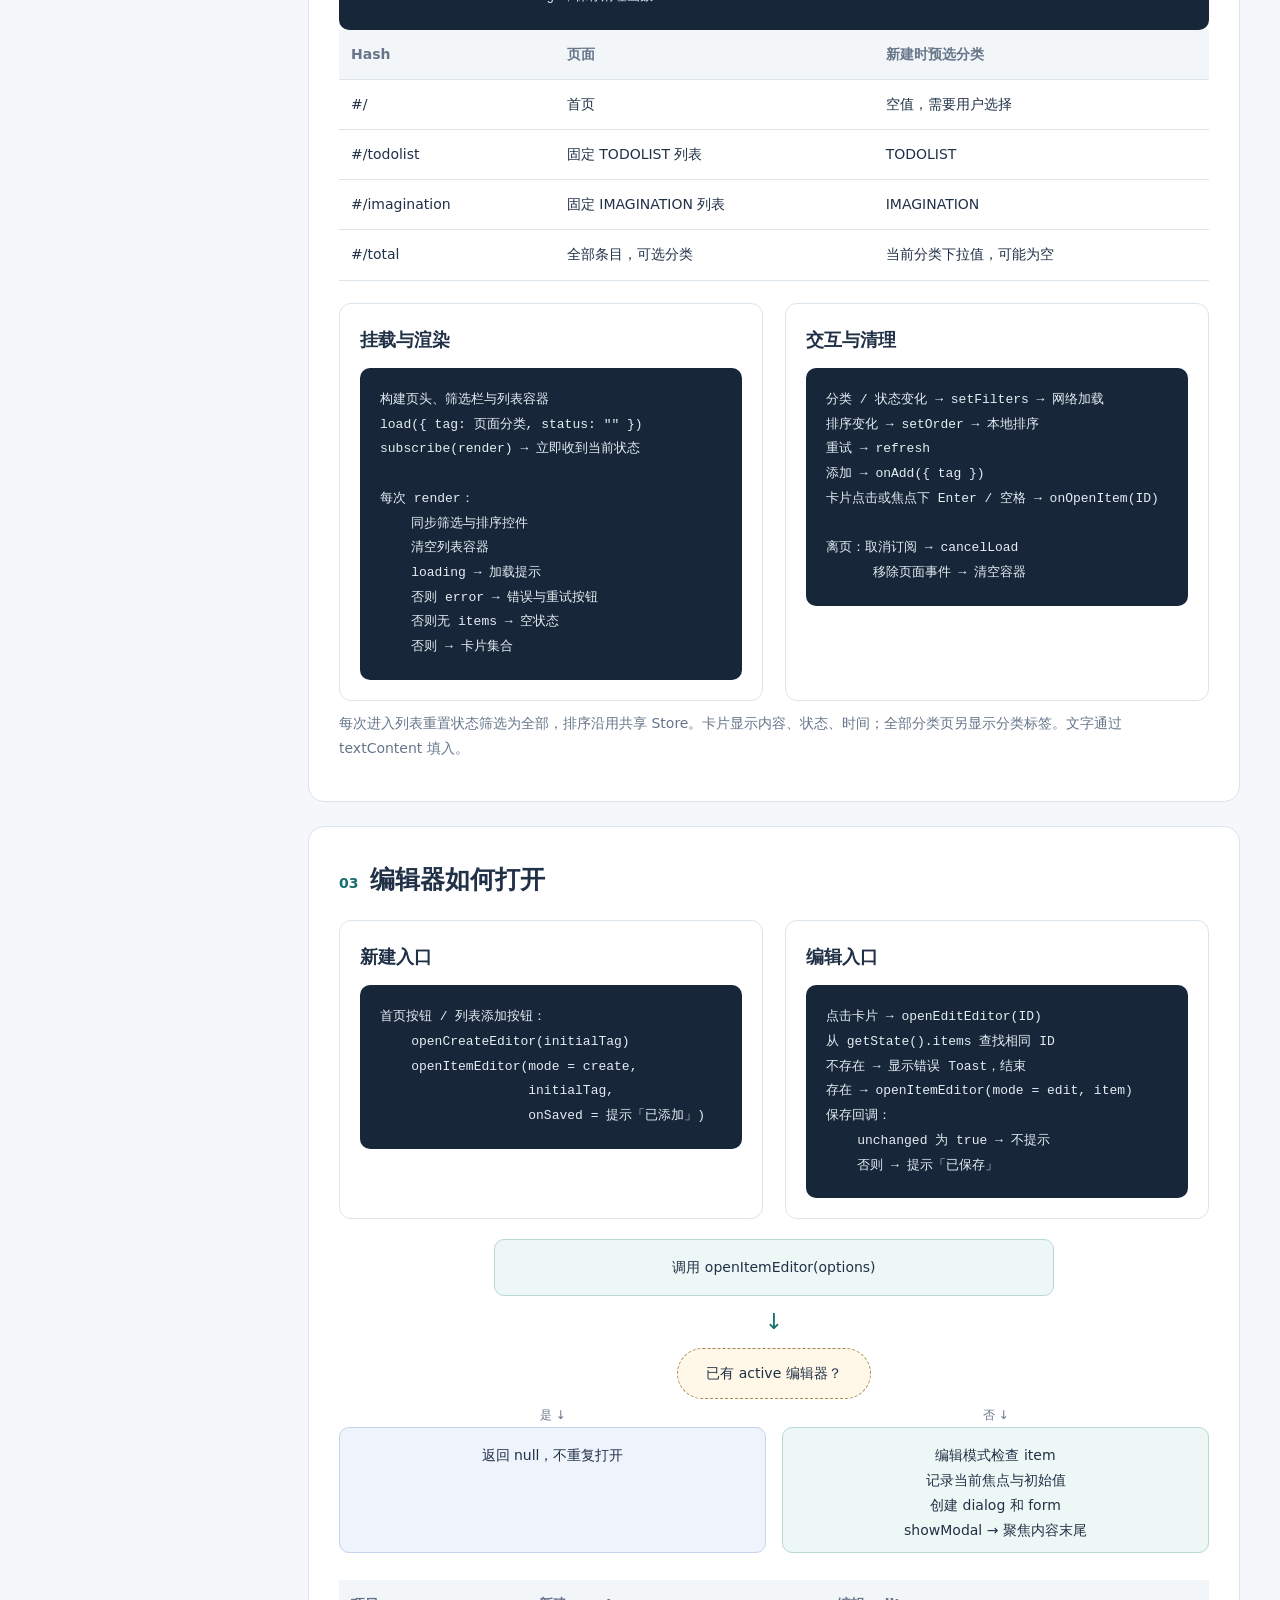
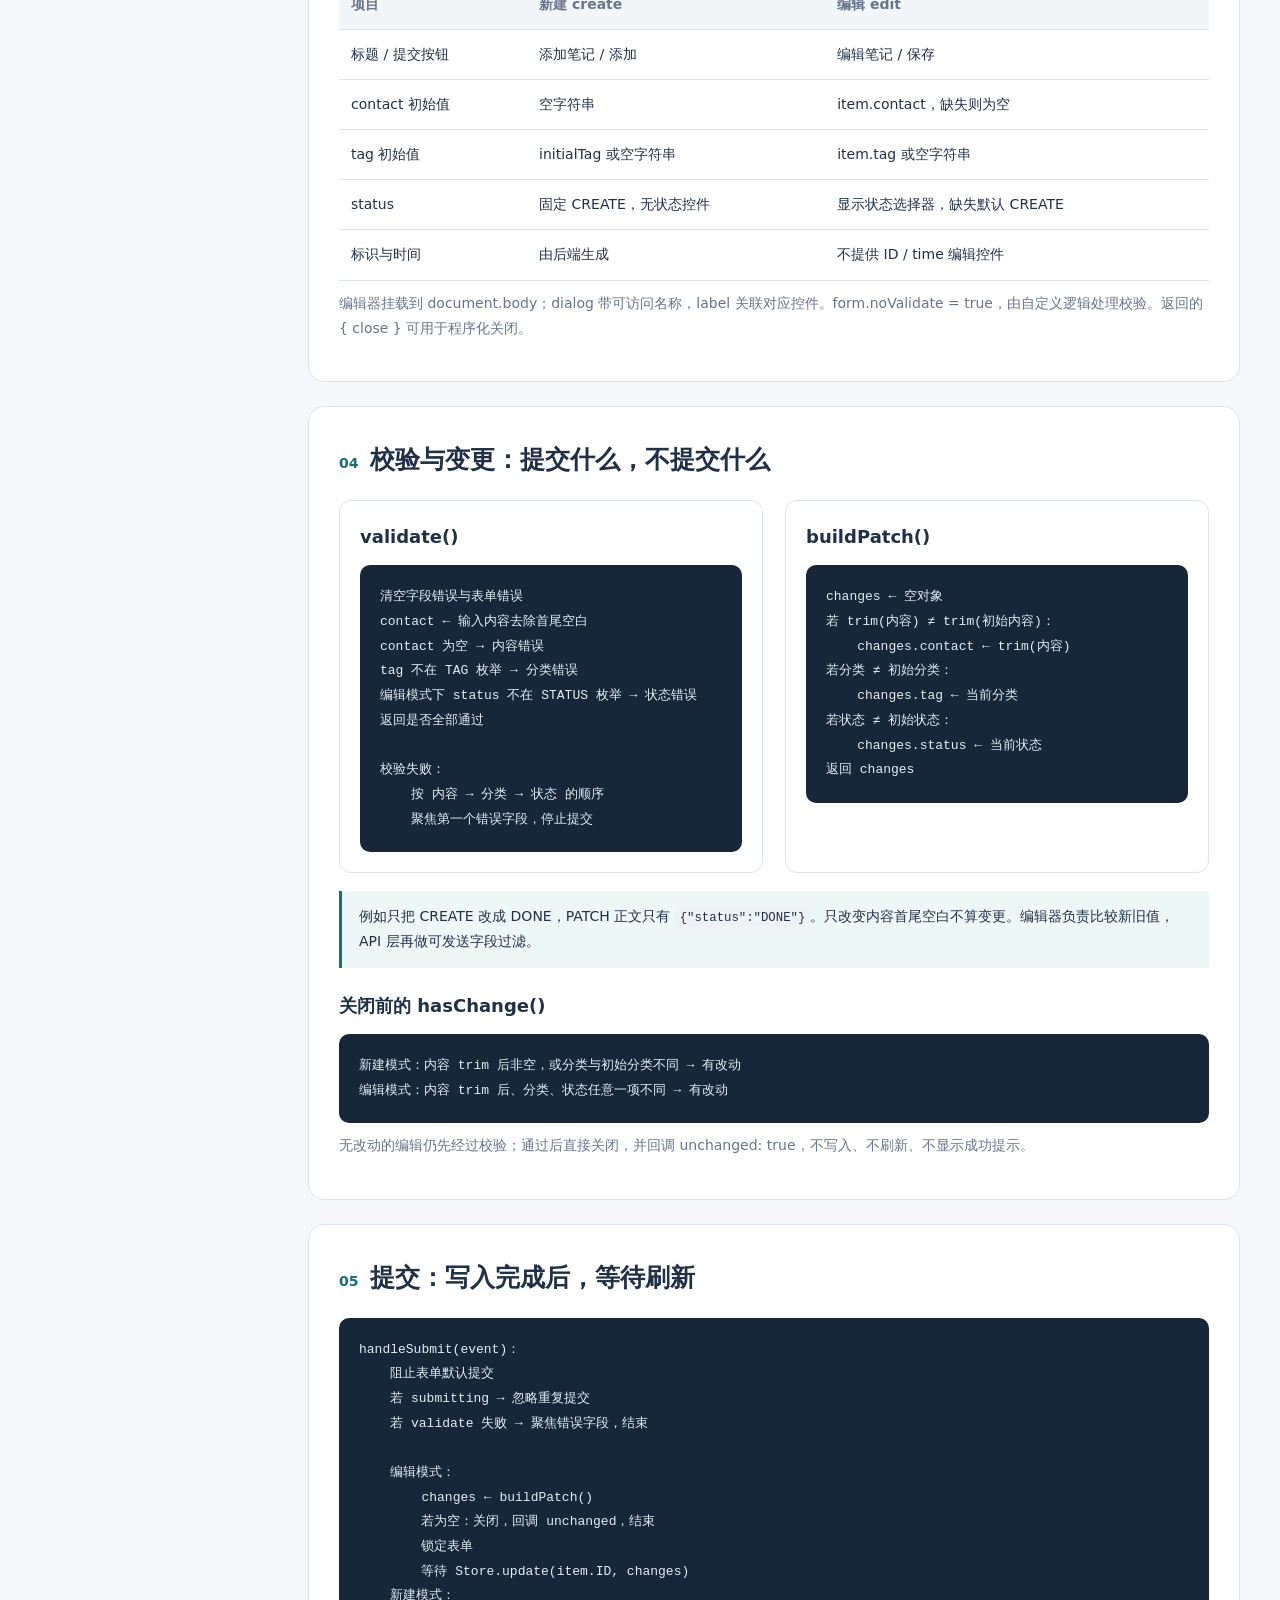
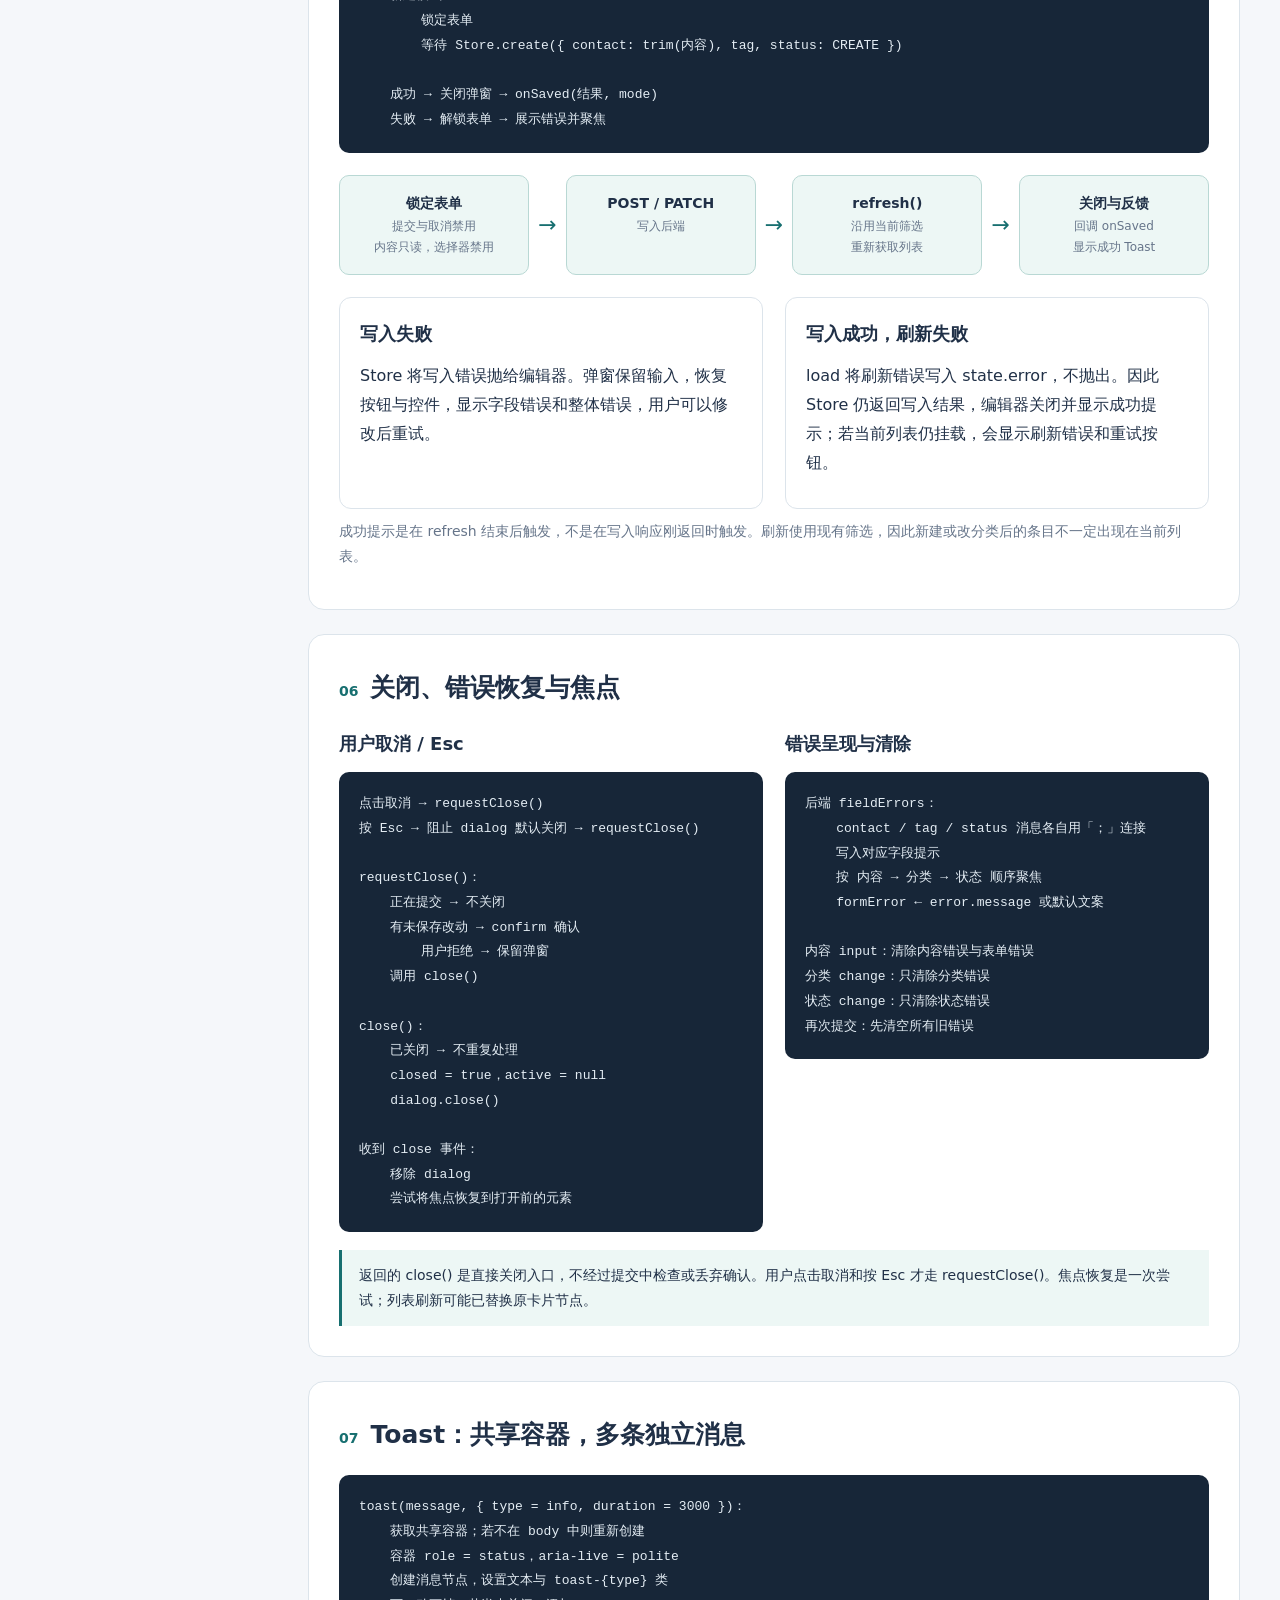
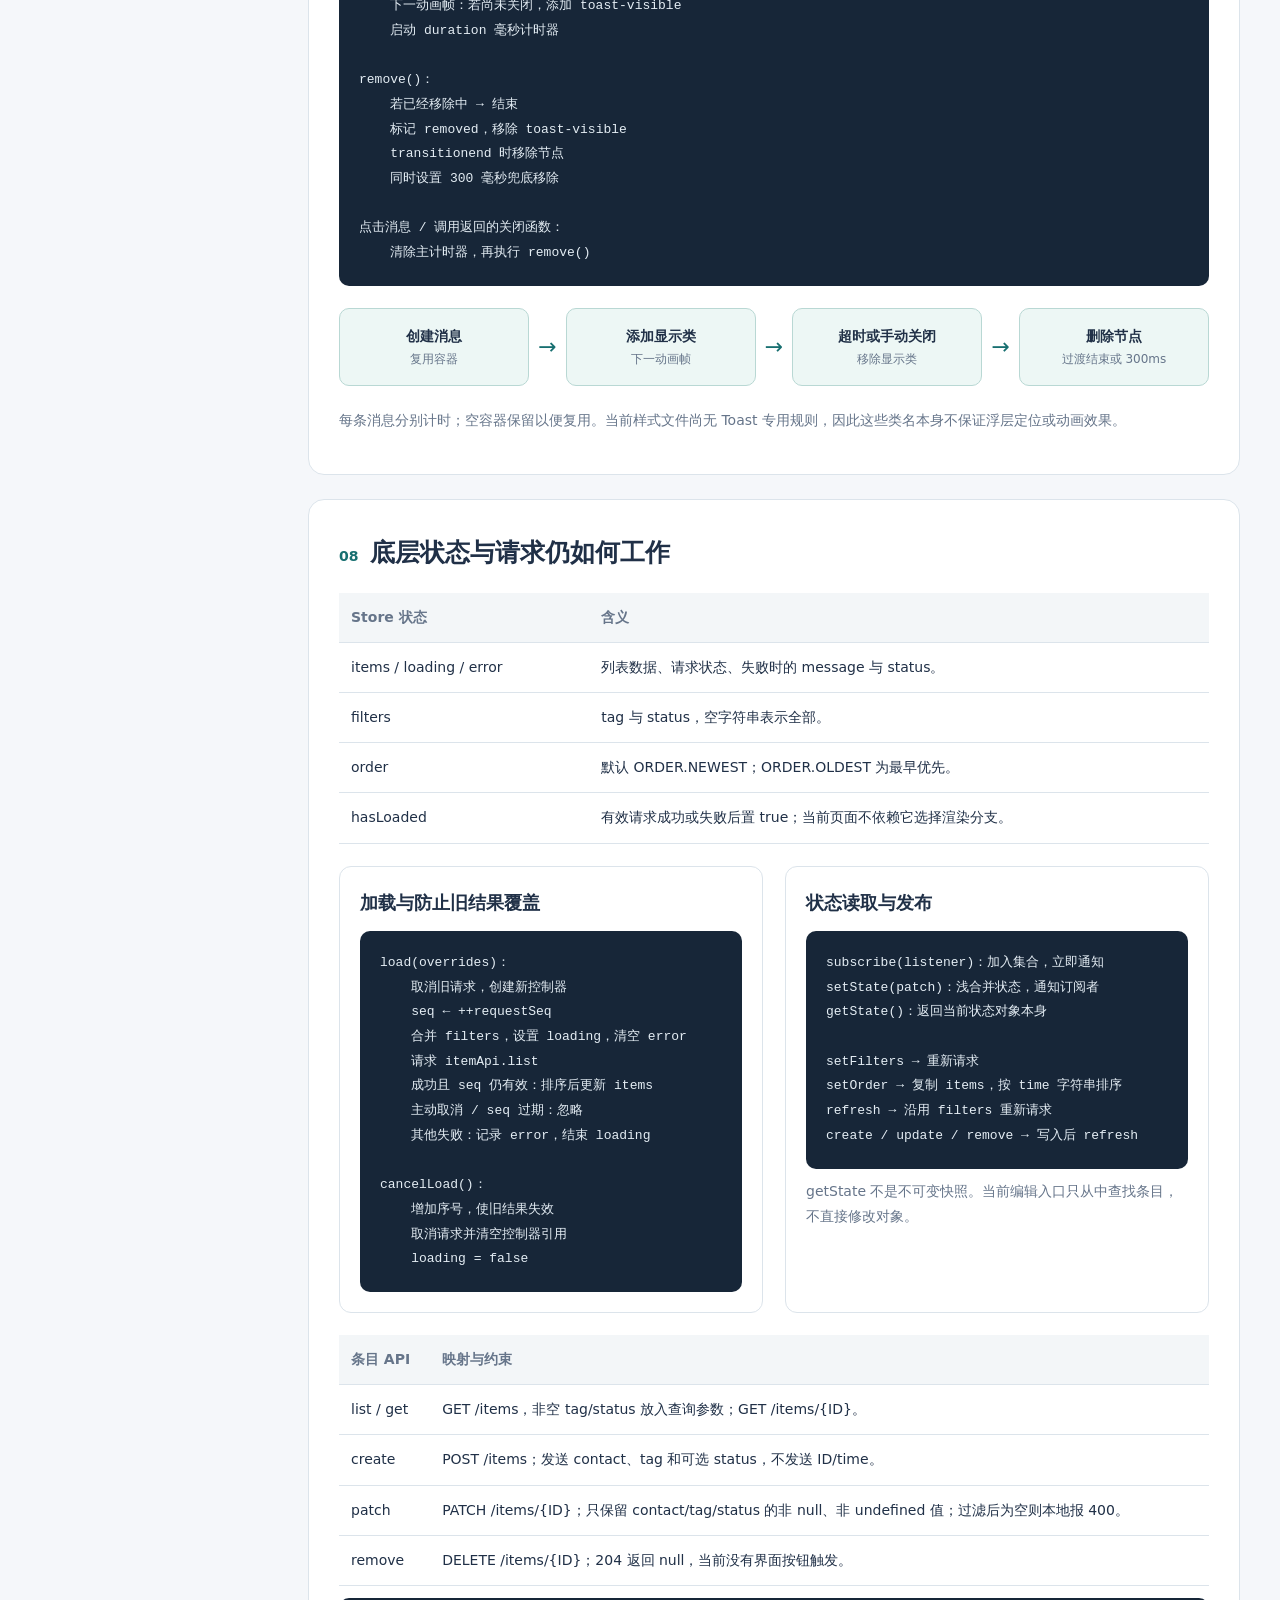
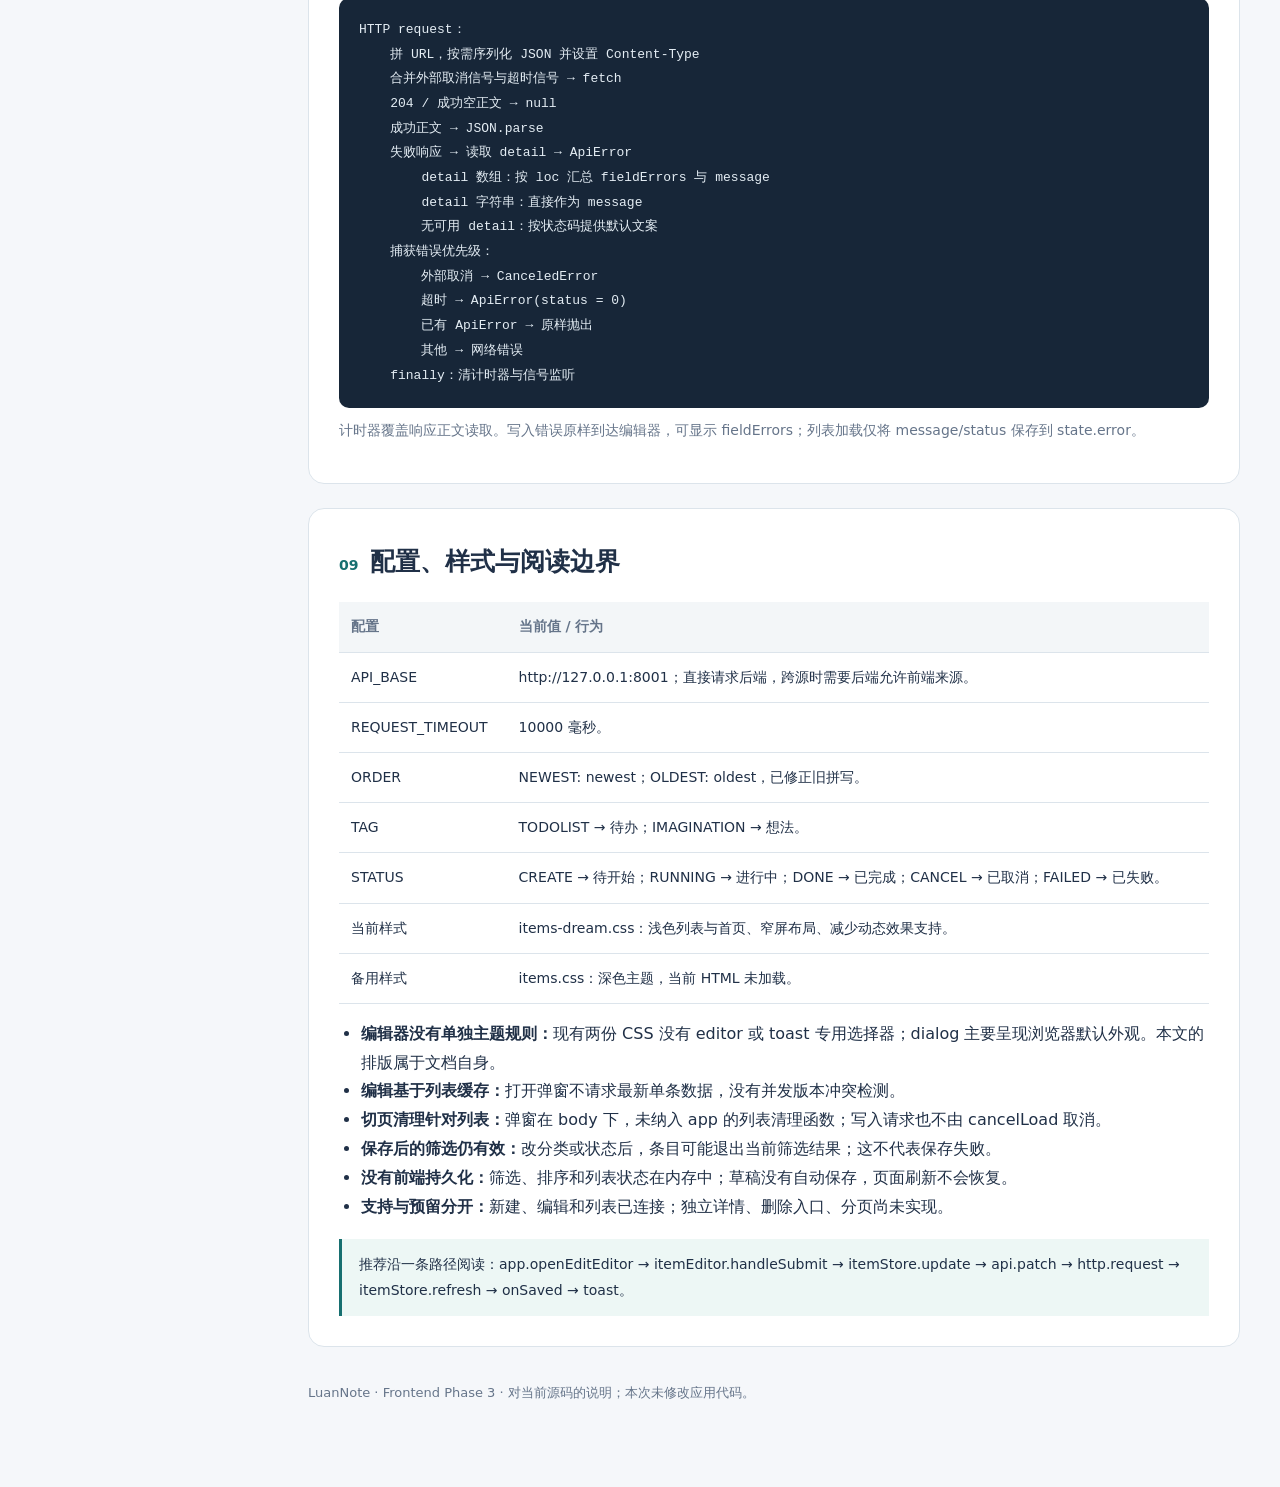
<file: AgentDocs/frotend_p3.html>
<!doctype html>
<html lang="zh-CN"><head><meta charset="utf-8"><meta name="viewport" content="width=device-width,initial-scale=1"><title>LuanNote · 前端第三阶段逻辑说明</title><style>
:root{--ink:#203047;--muted:#66758a;--line:#dce4eb;--accent:#176f70;--pale:#edf7f5}*{box-sizing:border-box}html{scroll-behavior:smooth;scroll-padding-top:25px}body{margin:0;background:#f5f7fa;color:var(--ink);font:16px/1.8 system-ui,-apple-system,"PingFang SC","Microsoft YaHei",sans-serif}a{color:var(--accent);text-decoration:none}a:hover{text-decoration:underline}.layout{max-width:1380px;margin:auto;display:grid;grid-template-columns:220px minmax(0,1fr);gap:48px;padding:48px 40px}aside{position:sticky;top:32px;align-self:start}aside b{display:block;font-size:19px;margin-bottom:20px}nav a{display:block;padding:8px 12px;border-left:2px solid var(--line);font-size:14px}nav a:hover{background:var(--pale);border-color:var(--accent)}main{min-width:0;max-width:1000px}.eyebrow{font-size:12px;letter-spacing:3px;color:var(--accent);font-weight:700}h1{font-size:42px;line-height:1.25;margin:12px 0 20px;letter-spacing:-1px}h2{font-size:25px;margin:0 0 18px}h3{font-size:18px;margin:0 0 12px}p{margin:10px 0}.lead{font-size:18px;color:var(--muted);max-width:760px}.meta{font-size:13px;color:var(--muted);margin:22px 0 35px}section{background:white;border:1px solid var(--line);border-radius:16px;padding:30px;margin:0 0 24px}section h2 span{color:var(--accent);font-size:14px;margin-right:12px}.grid{display:grid;grid-template-columns:1fr 1fr;gap:22px}.card{border:1px solid var(--line);border-radius:12px;padding:20px;min-width:0}.small{font-size:14px;color:var(--muted)}code,pre{font-family:ui-monospace,SFMono-Regular,Consolas,monospace}code{font-size:.88em;background:#eef2f6;padding:2px 5px;border-radius:4px;overflow-wrap:anywhere}pre{background:#172638;color:#e4edf4;padding:20px;border-radius:10px;font-size:13px;line-height:1.9;white-space:pre-wrap;overflow-wrap:anywhere;margin:12px 0 0}.note{border-left:3px solid var(--accent);background:var(--pale);padding:13px 17px;margin-top:18px;font-size:14px}.table-wrap{overflow-x:auto}table{width:100%;border-collapse:collapse;font-size:14px;text-align:left}th{background:#f3f6f8;color:var(--muted);font-weight:600}th,td{padding:12px;border-bottom:1px solid var(--line);vertical-align:top}.flow{display:flex;align-items:stretch;gap:9px;margin:22px 0}.node{flex:1;border:1px solid #b9d8d4;border-radius:10px;background:var(--pale);padding:15px 10px;text-align:center;font-size:14px}.node strong{display:block}.node small{display:block;color:var(--muted);font-size:12px}.arrow{align-self:center;color:var(--accent);font-size:22px}.vertical{display:flex;flex-direction:column;align-items:center;gap:6px;margin:20px 0}.vertical .node{width:100%;max-width:560px}.branches{width:100%;display:grid;grid-template-columns:1fr 1fr;gap:16px}.branch{text-align:center}.branch .node{height:calc(100% - 28px)}.label{font-size:12px;color:var(--muted)}.decision{border:1px dashed #a7884a;background:#fff8e8;border-radius:30px;padding:12px 28px;text-align:center;font-size:14px}.return{background:#eff3fb;border-color:#c5d3eb}.caption{color:var(--muted);font-size:12px;text-align:center}footer{font-size:13px;color:var(--muted);padding:10px 0 35px}ul{padding-left:22px}.pill{display:inline-block;font-size:12px;padding:3px 9px;border-radius:20px;background:var(--pale);color:var(--accent)}@media(max-width:1000px){.layout{grid-template-columns:170px minmax(0,1fr);gap:24px;padding:28px 20px}.grid{grid-template-columns:1fr}.flow{flex-direction:column}.arrow{transform:rotate(90deg)}}@media(max-width:700px){.layout{display:block;padding:20px 14px}aside{position:static;margin-bottom:28px}nav{display:flex;flex-wrap:wrap;gap:4px}nav a{padding:4px 9px}h1{font-size:32px}section{padding:22px 18px}.branches{grid-template-columns:1fr}td,th{padding:9px}}@media print{body{background:white;font-size:11pt}.layout{display:block;padding:0}aside{display:none}main{max-width:none}section{break-inside:avoid;border-radius:0;padding:20px}pre{background:#f3f5f8;color:#203047}h1{font-size:28pt}a{color:inherit}.grid{grid-template-columns:1fr}}
</style></head><body>
<div class="layout"><aside><b>LuanNote <span class="pill">Frontend · P3</span></b><nav aria-label="文档目录"><a href="#overview">01 · 模块与职责</a><a href="#routes">02 · 页面与列表</a><a href="#editor">03 · 打开编辑器</a><a href="#validation">04 · 校验与变化检测</a><a href="#save">05 · 提交与刷新</a><a href="#close">06 · 关闭与错误恢复</a><a href="#toast">07 · 消息提示</a><a href="#data">08 · 状态与请求层</a><a href="#limits">09 · 样式与实现边界</a></nav></aside><main>
<header><div class="eyebrow">CODE READING / 前端第三阶段</div><h1>从写下一条笔记，到保存成功</h1><p class="lead">当前前端已经串联列表读取、新建与编辑。编辑器负责收集和校验输入，Store 负责写入后刷新列表，入口层决定成功提示。</p><p class="meta">依据当前 frontend 源码整理 · 2026-10-21 · 中文伪代码与流程图 · 离线可读</p></header>
<section id="overview"><h2><span>01</span>模块全景</h2><div class="flow"><div class="node"><strong>入口与页面</strong><small>选择条目 / 打开弹窗</small></div><div class="arrow">→</div><div class="node"><strong>编辑器</strong><small>校验 / 生成变更</small></div><div class="arrow">→</div><div class="node"><strong>Store 与 API</strong><small>写入 / 刷新列表</small></div><div class="arrow">→</div><div class="node"><strong>结果反馈</strong><small>更新列表 / 关闭 / 提示</small></div></div>
<div class="table-wrap"><table><thead><tr><th>文件（相对 frontend）</th><th>当前职责</th></tr></thead><tbody><tr><td>index.html</td><td>#app 挂载点、ES Module 入口、移动端 viewport，加载浅色主题。</td></tr><tr><td>js/app.js</td><td>首页、路由分发、旧页面清理、新建与编辑入口、保存成功消息。</td></tr><tr><td>js/router.js</td><td>解析 Hash、默认首页与未知路径回退、监听 hashchange、提供 navigate。</td></tr><tr><td>js/pages/itemsPage.js</td><td>列表、分类与状态筛选、本地排序选择、点击和键盘操作、订阅与清理。</td></tr><tr><td>js/components/itemEditor.js</td><td>单实例原生 dialog，复用新建和编辑表单，处理校验、提交、取消、焦点。</td></tr><tr><td>js/components/toast.js</td><td>共享提示容器，显示消息、自动关闭与手动关闭。</td></tr><tr><td>js/state/itemStore.js</td><td>共享列表状态、订阅、请求序号、取消、排序、写入后刷新、getState。</td></tr><tr><td>js/api/items.js / js/api/http.js</td><td>条目接口映射，以及 fetch、序列化、超时、取消、响应与错误解析。</td></tr><tr><td>js/constant.js / js/config.js</td><td>枚举、中文标签、路由表、API 地址、超时与默认排序。</td></tr><tr><td>css/items-dream.css / css/items.css</td><td>浅色与深色列表及首页主题；当前只加载前者。</td></tr></tbody></table></div><div class="note">第三阶段的关键变化：添加按钮现在打开编辑器，点击卡片现在直接编辑缓存中的条目。API 已有单条查询和删除封装，但当前界面没有独立详情页或删除入口。</div></section>
<section id="routes"><h2><span>02</span>页面启动与列表加载</h2><pre>index.html 加载 app.js
查找 #app，不存在则抛出错误
绑定首页添加按钮的事件委托
startRouter(render)：监听 hashchange，并立即处理一次当前地址

解析 Hash：去掉 #，为空则用 /，缺少 / 前缀则补全
未知路径：replaceState 改为 #/，重新解析
render(route)：
    调用并清除上一列表页的清理函数
    更新文档标题，滚动至顶部
    home → 渲染首页
    items → mountItemsPage，保存清理函数</pre>
<div class="table-wrap"><table><thead><tr><th>Hash</th><th>页面</th><th>新建时预选分类</th></tr></thead><tbody><tr><td>#/</td><td>首页</td><td>空值，需要用户选择</td></tr><tr><td>#/todolist</td><td>固定 TODOLIST 列表</td><td>TODOLIST</td></tr><tr><td>#/imagination</td><td>固定 IMAGINATION 列表</td><td>IMAGINATION</td></tr><tr><td>#/total</td><td>全部条目，可选分类</td><td>当前分类下拉值，可能为空</td></tr></tbody></table></div>
<div class="grid" style="margin-top:22px"><div class="card"><h3>挂载与渲染</h3><pre>构建页头、筛选栏与列表容器
load({ tag: 页面分类, status: "" })
subscribe(render) → 立即收到当前状态

每次 render：
    同步筛选与排序控件
    清空列表容器
    loading → 加载提示
    否则 error → 错误与重试按钮
    否则无 items → 空状态
    否则 → 卡片集合</pre></div><div class="card"><h3>交互与清理</h3><pre>分类 / 状态变化 → setFilters → 网络加载
排序变化 → setOrder → 本地排序
重试 → refresh
添加 → onAdd({ tag })
卡片点击或焦点下 Enter / 空格 → onOpenItem(ID)

离页：取消订阅 → cancelLoad
      移除页面事件 → 清空容器</pre></div></div><p class="small">每次进入列表重置状态筛选为全部，排序沿用共享 Store。卡片显示内容、状态、时间；全部分类页另显示分类标签。文字通过 textContent 填入。</p></section>
<section id="editor"><h2><span>03</span>编辑器如何打开</h2><div class="grid"><div class="card"><h3>新建入口</h3><pre>首页按钮 / 列表添加按钮：
    openCreateEditor(initialTag)
    openItemEditor(mode = create,
                   initialTag,
                   onSaved = 提示「已添加」)</pre></div><div class="card"><h3>编辑入口</h3><pre>点击卡片 → openEditEditor(ID)
从 getState().items 查找相同 ID
不存在 → 显示错误 Toast，结束
存在 → openItemEditor(mode = edit, item)
保存回调：
    unchanged 为 true → 不提示
    否则 → 提示「已保存」</pre></div></div>
<div class="vertical"><div class="node">调用 openItemEditor(options)</div><div class="arrow">↓</div><div class="decision">已有 active 编辑器？</div><div class="branches"><div class="branch"><div class="label">是 ↓</div><div class="node return">返回 null，不重复打开</div></div><div class="branch"><div class="label">否 ↓</div><div class="node">编辑模式检查 item<br>记录当前焦点与初始值<br>创建 dialog 和 form<br>showModal → 聚焦内容末尾</div></div></div></div>
<div class="table-wrap"><table><thead><tr><th>项目</th><th>新建 create</th><th>编辑 edit</th></tr></thead><tbody><tr><td>标题 / 提交按钮</td><td>添加笔记 / 添加</td><td>编辑笔记 / 保存</td></tr><tr><td>contact 初始值</td><td>空字符串</td><td>item.contact，缺失则为空</td></tr><tr><td>tag 初始值</td><td>initialTag 或空字符串</td><td>item.tag 或空字符串</td></tr><tr><td>status</td><td>固定 CREATE，无状态控件</td><td>显示状态选择器，缺失默认 CREATE</td></tr><tr><td>标识与时间</td><td>由后端生成</td><td>不提供 ID / time 编辑控件</td></tr></tbody></table></div><p class="small">编辑器挂载到 document.body；dialog 带可访问名称，label 关联对应控件。form.noValidate = true，由自定义逻辑处理校验。返回的 { close } 可用于程序化关闭。</p></section>
<section id="validation"><h2><span>04</span>校验与变更：提交什么，不提交什么</h2><div class="grid"><div class="card"><h3>validate()</h3><pre>清空字段错误与表单错误
contact ← 输入内容去除首尾空白
contact 为空 → 内容错误
tag 不在 TAG 枚举 → 分类错误
编辑模式下 status 不在 STATUS 枚举 → 状态错误
返回是否全部通过

校验失败：
    按 内容 → 分类 → 状态 的顺序
    聚焦第一个错误字段，停止提交</pre></div><div class="card"><h3>buildPatch()</h3><pre>changes ← 空对象
若 trim(内容) ≠ trim(初始内容)：
    changes.contact ← trim(内容)
若分类 ≠ 初始分类：
    changes.tag ← 当前分类
若状态 ≠ 初始状态：
    changes.status ← 当前状态
返回 changes</pre></div></div><div class="note">例如只把 CREATE 改成 DONE，PATCH 正文只有 <code>{"status":"DONE"}</code>。只改变内容首尾空白不算变更。编辑器负责比较新旧值，API 层再做可发送字段过滤。</div><h3 style="margin-top:22px">关闭前的 hasChange()</h3><pre>新建模式：内容 trim 后非空，或分类与初始分类不同 → 有改动
编辑模式：内容 trim 后、分类、状态任意一项不同 → 有改动</pre><p class="small">无改动的编辑仍先经过校验；通过后直接关闭，并回调 unchanged: true，不写入、不刷新、不显示成功提示。</p></section>
<section id="save"><h2><span>05</span>提交：写入完成后，等待刷新</h2><pre>handleSubmit(event)：
    阻止表单默认提交
    若 submitting → 忽略重复提交
    若 validate 失败 → 聚焦错误字段，结束

    编辑模式：
        changes ← buildPatch()
        若为空：关闭，回调 unchanged，结束
        锁定表单
        等待 Store.update(item.ID, changes)
    新建模式：
        锁定表单
        等待 Store.create({ contact: trim(内容), tag, status: CREATE })

    成功 → 关闭弹窗 → onSaved(结果, mode)
    失败 → 解锁表单 → 展示错误并聚焦</pre>
<div class="flow"><div class="node"><strong>锁定表单</strong><small>提交与取消禁用<br>内容只读，选择器禁用</small></div><div class="arrow">→</div><div class="node"><strong>POST / PATCH</strong><small>写入后端</small></div><div class="arrow">→</div><div class="node"><strong>refresh()</strong><small>沿用当前筛选<br>重新获取列表</small></div><div class="arrow">→</div><div class="node"><strong>关闭与反馈</strong><small>回调 onSaved<br>显示成功 Toast</small></div></div>
<div class="grid"><div class="card"><h3>写入失败</h3><p>Store 将写入错误抛给编辑器。弹窗保留输入，恢复按钮与控件，显示字段错误和整体错误，用户可以修改后重试。</p></div><div class="card"><h3>写入成功，刷新失败</h3><p>load 将刷新错误写入 state.error，不抛出。因此 Store 仍返回写入结果，编辑器关闭并显示成功提示；若当前列表仍挂载，会显示刷新错误和重试按钮。</p></div></div><p class="small">成功提示是在 refresh 结束后触发，不是在写入响应刚返回时触发。刷新使用现有筛选，因此新建或改分类后的条目不一定出现在当前列表。</p></section>
<section id="close"><h2><span>06</span>关闭、错误恢复与焦点</h2><div class="grid"><div><h3>用户取消 / Esc</h3><pre>点击取消 → requestClose()
按 Esc → 阻止 dialog 默认关闭 → requestClose()

requestClose()：
    正在提交 → 不关闭
    有未保存改动 → confirm 确认
        用户拒绝 → 保留弹窗
    调用 close()

close()：
    已关闭 → 不重复处理
    closed = true，active = null
    dialog.close()

收到 close 事件：
    移除 dialog
    尝试将焦点恢复到打开前的元素</pre></div><div><h3>错误呈现与清除</h3><pre>后端 fieldErrors：
    contact / tag / status 消息各自用「；」连接
    写入对应字段提示
    按 内容 → 分类 → 状态 顺序聚焦
    formError ← error.message 或默认文案

内容 input：清除内容错误与表单错误
分类 change：只清除分类错误
状态 change：只清除状态错误
再次提交：先清空所有旧错误</pre></div></div><div class="note">返回的 close() 是直接关闭入口，不经过提交中检查或丢弃确认。用户点击取消和按 Esc 才走 requestClose()。焦点恢复是一次尝试；列表刷新可能已替换原卡片节点。</div></section>
<section id="toast"><h2><span>07</span>Toast：共享容器，多条独立消息</h2><pre>toast(message, { type = info, duration = 3000 })：
    获取共享容器；若不在 body 中则重新创建
    容器 role = status，aria-live = polite
    创建消息节点，设置文本与 toast-{type} 类
    下一动画帧：若尚未关闭，添加 toast-visible
    启动 duration 毫秒计时器

remove()：
    若已经移除中 → 结束
    标记 removed，移除 toast-visible
    transitionend 时移除节点
    同时设置 300 毫秒兜底移除

点击消息 / 调用返回的关闭函数：
    清除主计时器，再执行 remove()</pre><div class="flow"><div class="node"><strong>创建消息</strong><small>复用容器</small></div><div class="arrow">→</div><div class="node"><strong>添加显示类</strong><small>下一动画帧</small></div><div class="arrow">→</div><div class="node"><strong>超时或手动关闭</strong><small>移除显示类</small></div><div class="arrow">→</div><div class="node"><strong>删除节点</strong><small>过渡结束或 300ms</small></div></div><p class="small">每条消息分别计时；空容器保留以便复用。当前样式文件尚无 Toast 专用规则，因此这些类名本身不保证浮层定位或动画效果。</p></section>
<section id="data"><h2><span>08</span>底层状态与请求仍如何工作</h2><div class="table-wrap"><table><thead><tr><th>Store 状态</th><th>含义</th></tr></thead><tbody><tr><td>items / loading / error</td><td>列表数据、请求状态、失败时的 message 与 status。</td></tr><tr><td>filters</td><td>tag 与 status，空字符串表示全部。</td></tr><tr><td>order</td><td>默认 ORDER.NEWEST；ORDER.OLDEST 为最早优先。</td></tr><tr><td>hasLoaded</td><td>有效请求成功或失败后置 true；当前页面不依赖它选择渲染分支。</td></tr></tbody></table></div>
<div class="grid" style="margin-top:22px"><div class="card"><h3>加载与防止旧结果覆盖</h3><pre>load(overrides)：
    取消旧请求，创建新控制器
    seq ← ++requestSeq
    合并 filters，设置 loading，清空 error
    请求 itemApi.list
    成功且 seq 仍有效：排序后更新 items
    主动取消 / seq 过期：忽略
    其他失败：记录 error，结束 loading

cancelLoad()：
    增加序号，使旧结果失效
    取消请求并清空控制器引用
    loading = false</pre></div><div class="card"><h3>状态读取与发布</h3><pre>subscribe(listener)：加入集合，立即通知
setState(patch)：浅合并状态，通知订阅者
getState()：返回当前状态对象本身

setFilters → 重新请求
setOrder → 复制 items，按 time 字符串排序
refresh → 沿用 filters 重新请求
create / update / remove → 写入后 refresh</pre><p class="small">getState 不是不可变快照。当前编辑入口只从中查找条目，不直接修改对象。</p></div></div>
<div class="table-wrap" style="margin-top:22px"><table><thead><tr><th>条目 API</th><th>映射与约束</th></tr></thead><tbody><tr><td>list / get</td><td>GET /items，非空 tag/status 放入查询参数；GET /items/{ID}。</td></tr><tr><td>create</td><td>POST /items；发送 contact、tag 和可选 status，不发送 ID/time。</td></tr><tr><td>patch</td><td>PATCH /items/{ID}；只保留 contact/tag/status 的非 null、非 undefined 值；过滤后为空则本地报 400。</td></tr><tr><td>remove</td><td>DELETE /items/{ID}；204 返回 null，当前没有界面按钮触发。</td></tr></tbody></table></div>
<pre>HTTP request：
    拼 URL，按需序列化 JSON 并设置 Content-Type
    合并外部取消信号与超时信号 → fetch
    204 / 成功空正文 → null
    成功正文 → JSON.parse
    失败响应 → 读取 detail → ApiError
        detail 数组：按 loc 汇总 fieldErrors 与 message
        detail 字符串：直接作为 message
        无可用 detail：按状态码提供默认文案
    捕获错误优先级：
        外部取消 → CanceledError
        超时 → ApiError(status = 0)
        已有 ApiError → 原样抛出
        其他 → 网络错误
    finally：清计时器与信号监听</pre><p class="small">计时器覆盖响应正文读取。写入错误原样到达编辑器，可显示 fieldErrors；列表加载仅将 message/status 保存到 state.error。</p></section>
<section id="limits"><h2><span>09</span>配置、样式与阅读边界</h2><div class="table-wrap"><table><thead><tr><th>配置</th><th>当前值 / 行为</th></tr></thead><tbody><tr><td>API_BASE</td><td>http://127.0.0.1:8001；直接请求后端，跨源时需要后端允许前端来源。</td></tr><tr><td>REQUEST_TIMEOUT</td><td>10000 毫秒。</td></tr><tr><td>ORDER</td><td>NEWEST: newest；OLDEST: oldest，已修正旧拼写。</td></tr><tr><td>TAG</td><td>TODOLIST → 待办；IMAGINATION → 想法。</td></tr><tr><td>STATUS</td><td>CREATE → 待开始；RUNNING → 进行中；DONE → 已完成；CANCEL → 已取消；FAILED → 已失败。</td></tr><tr><td>当前样式</td><td>items-dream.css：浅色列表与首页、窄屏布局、减少动态效果支持。</td></tr><tr><td>备用样式</td><td>items.css：深色主题，当前 HTML 未加载。</td></tr></tbody></table></div><ul><li><strong>编辑器没有单独主题规则：</strong>现有两份 CSS 没有 editor 或 toast 专用选择器；dialog 主要呈现浏览器默认外观。本文的排版属于文档自身。</li><li><strong>编辑基于列表缓存：</strong>打开弹窗不请求最新单条数据，没有并发版本冲突检测。</li><li><strong>切页清理针对列表：</strong>弹窗在 body 下，未纳入 app 的列表清理函数；写入请求也不由 cancelLoad 取消。</li><li><strong>保存后的筛选仍有效：</strong>改分类或状态后，条目可能退出当前筛选结果；这不代表保存失败。</li><li><strong>没有前端持久化：</strong>筛选、排序和列表状态在内存中；草稿没有自动保存，页面刷新不会恢复。</li><li><strong>支持与预留分开：</strong>新建、编辑和列表已连接；独立详情、删除入口、分页尚未实现。</li></ul><div class="note">推荐沿一条路径阅读：app.openEditEditor → itemEditor.handleSubmit → itemStore.update → api.patch → http.request → itemStore.refresh → onSaved → toast。</div></section>
<footer>LuanNote · Frontend Phase 3 · 对当前源码的说明；本次未修改应用代码。</footer></main></div>
</body></html>
</file>
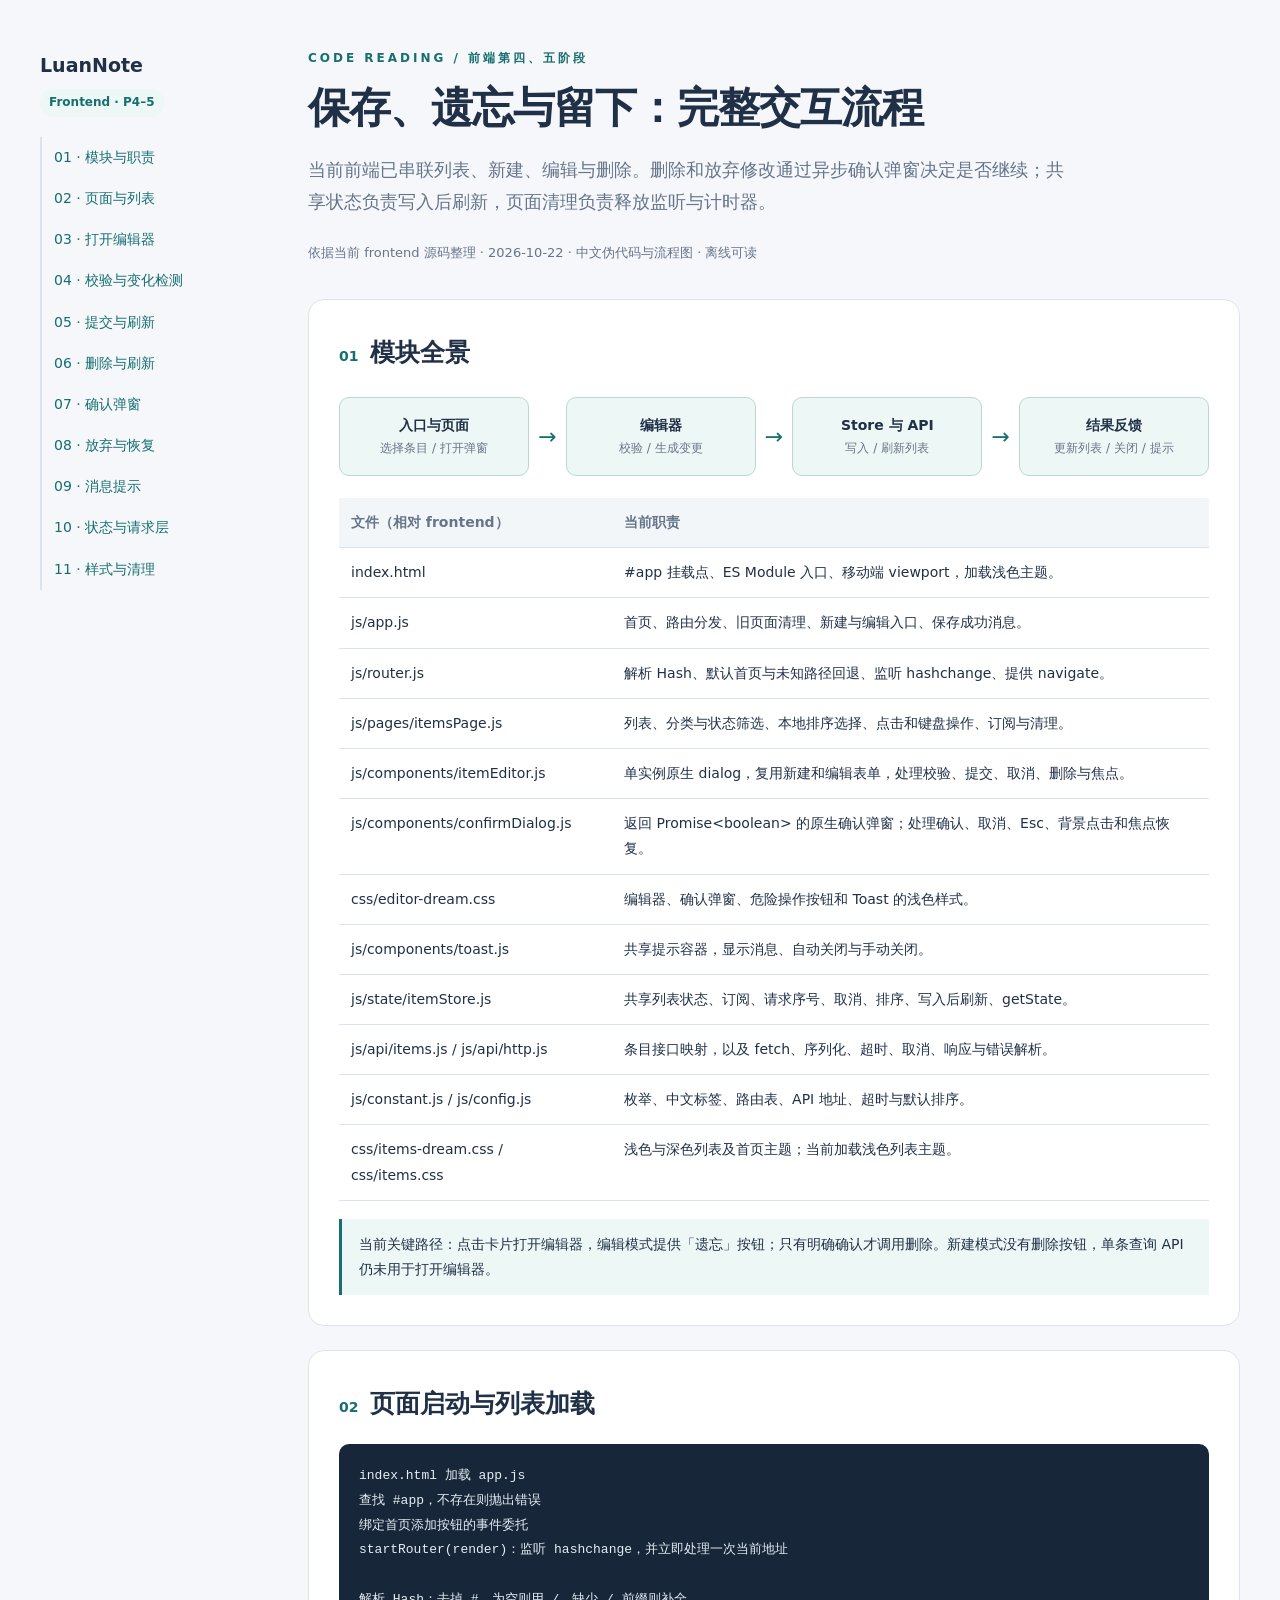
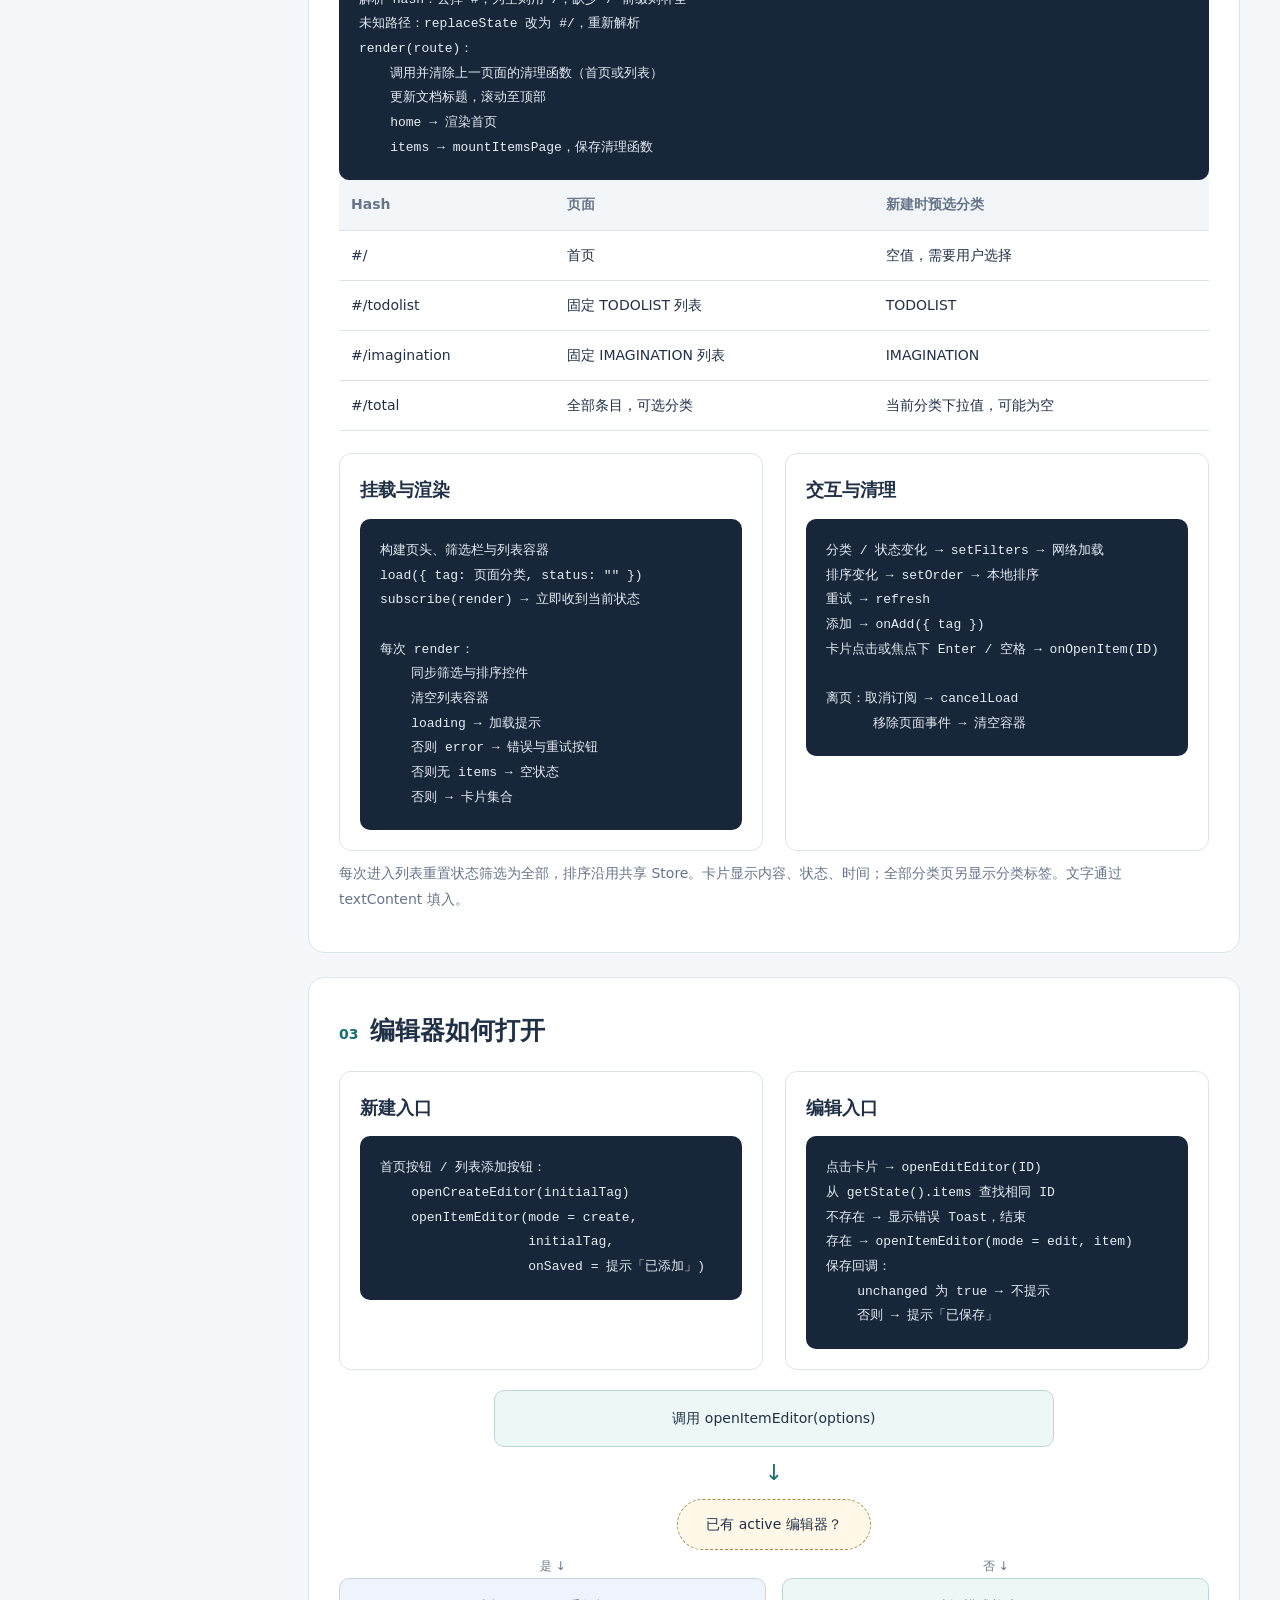
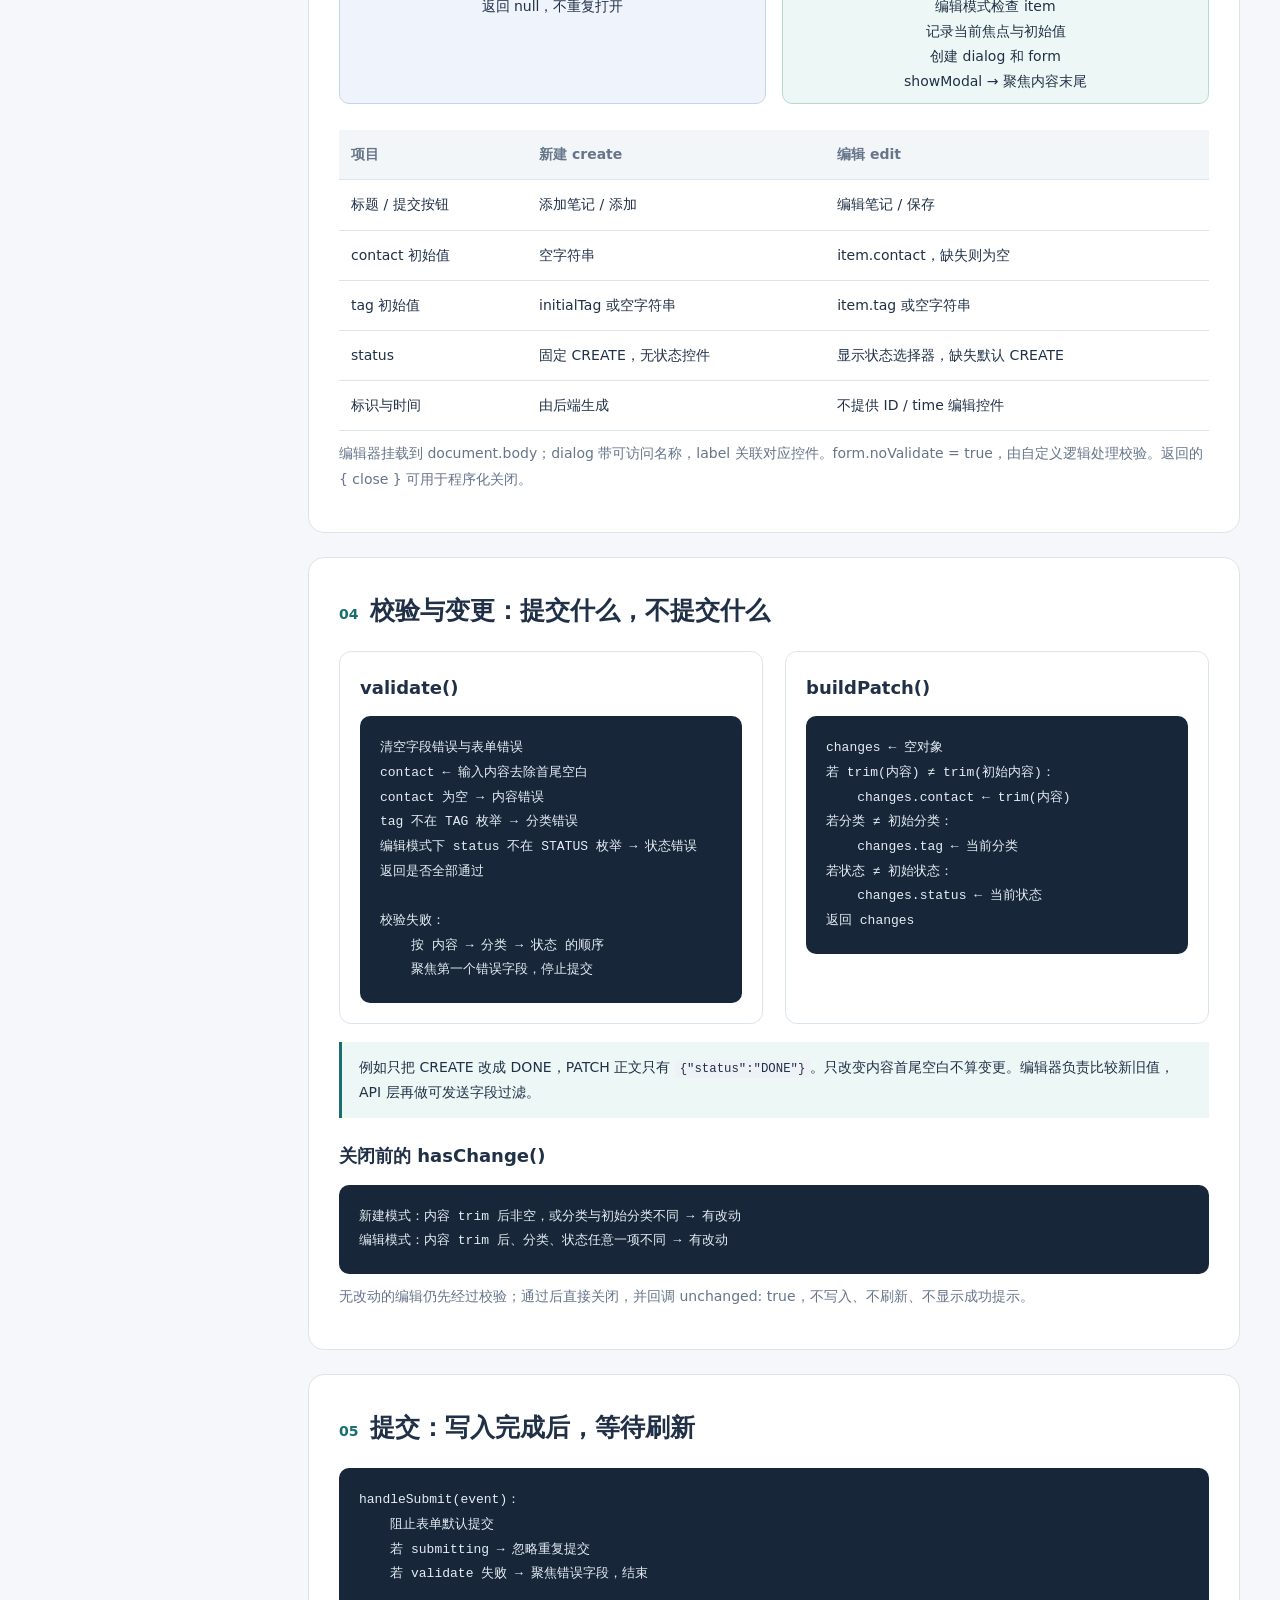
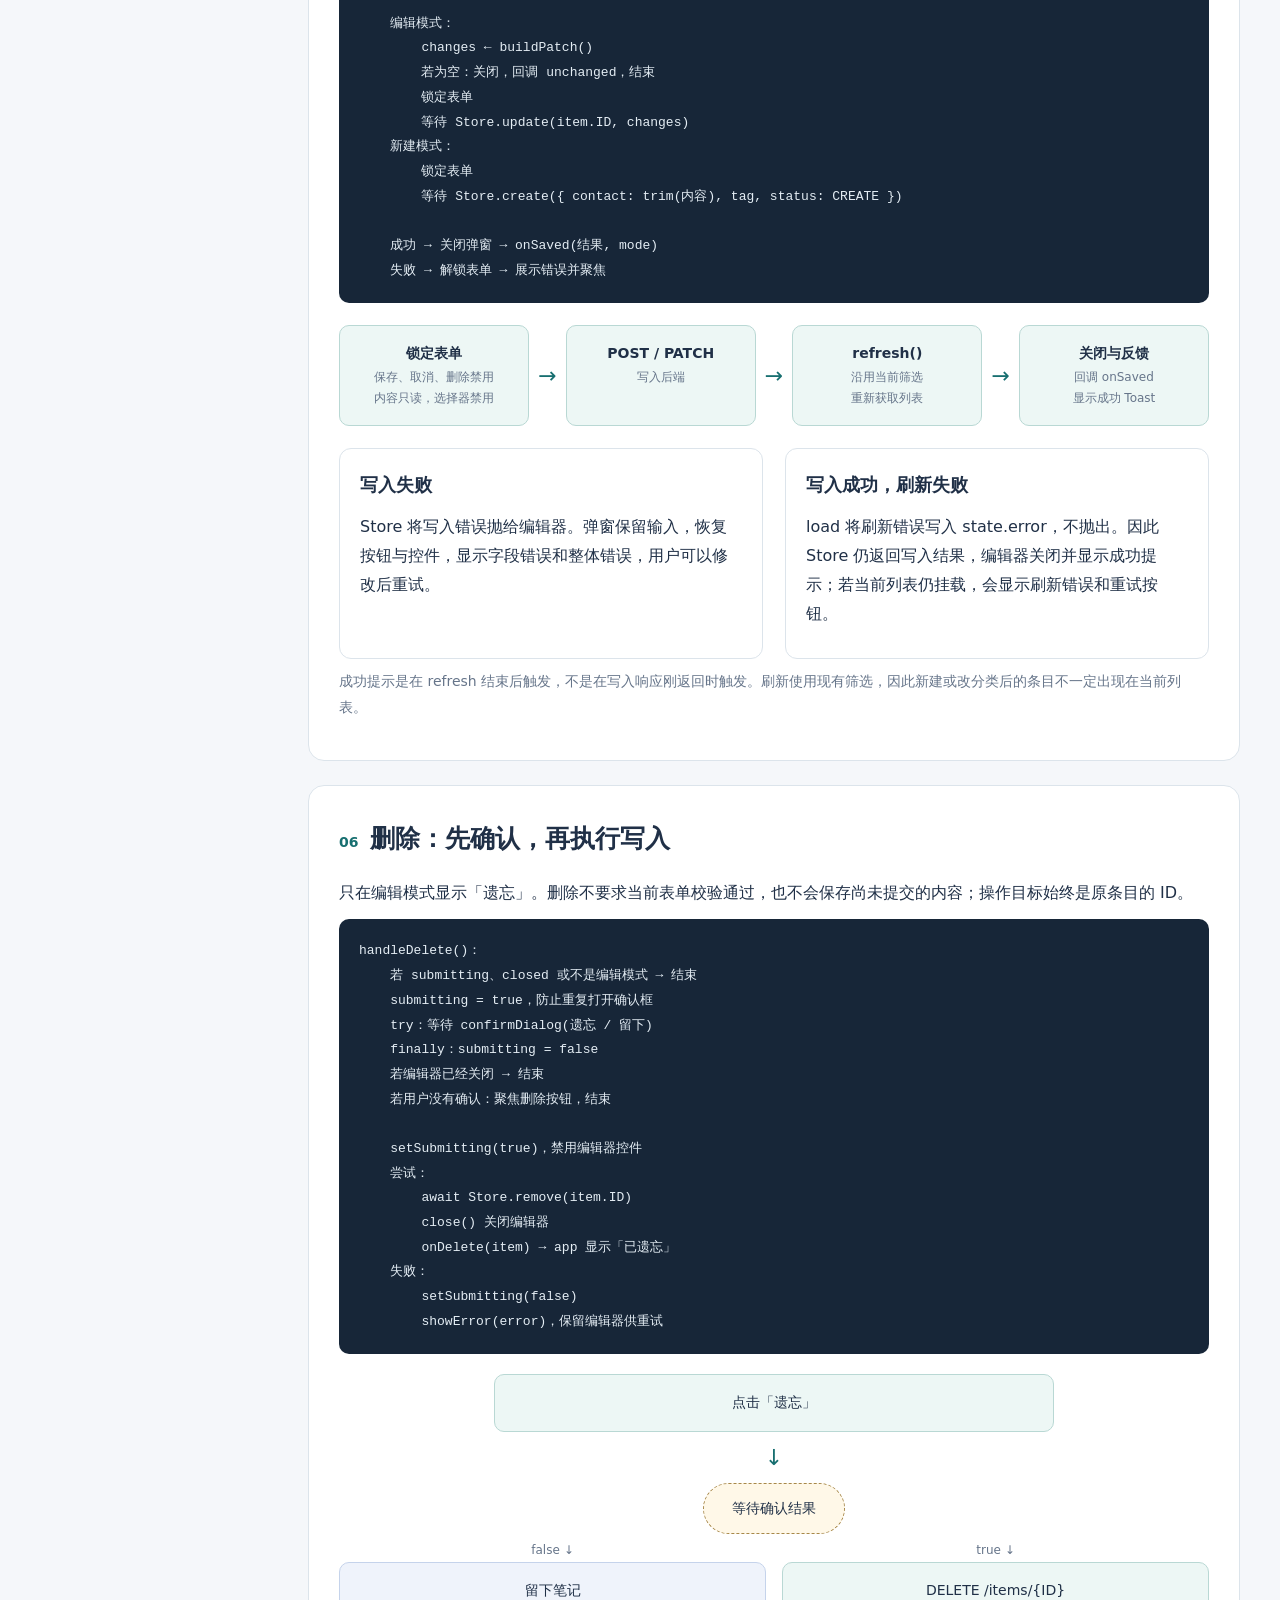
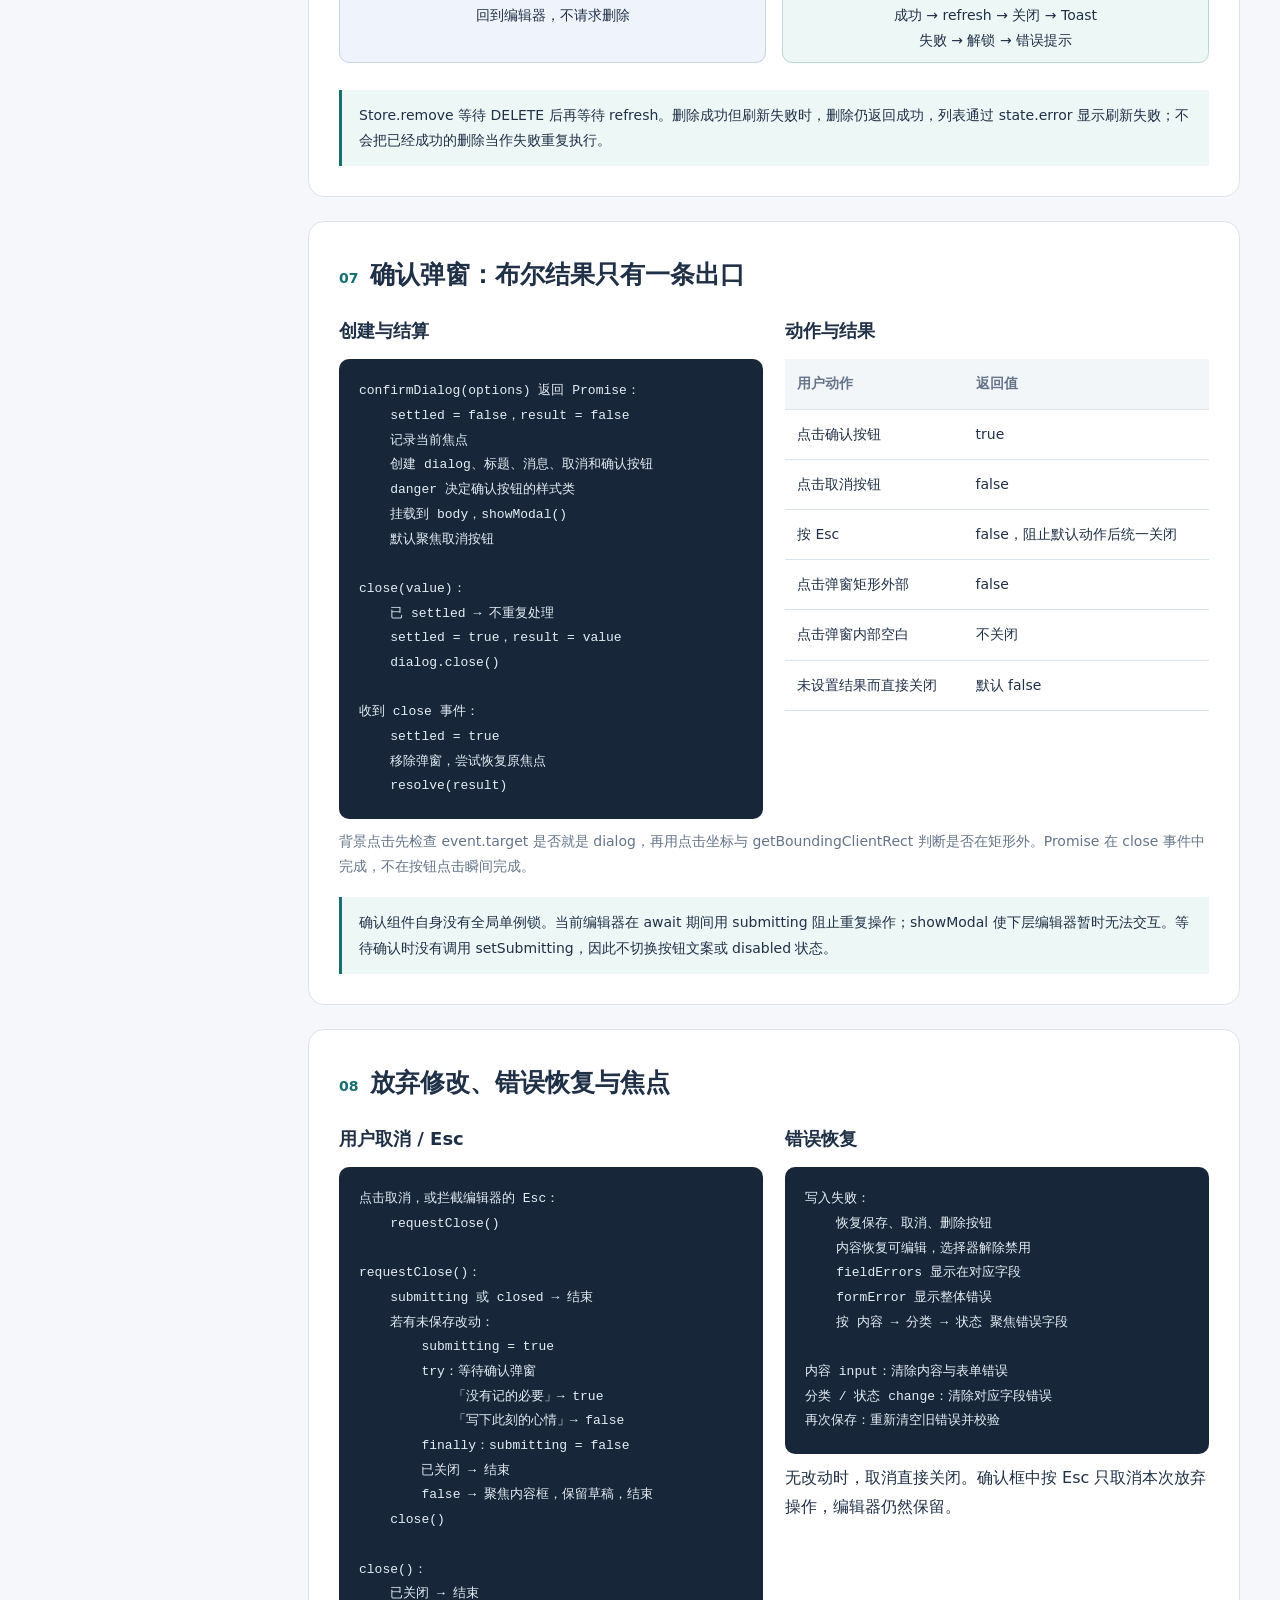
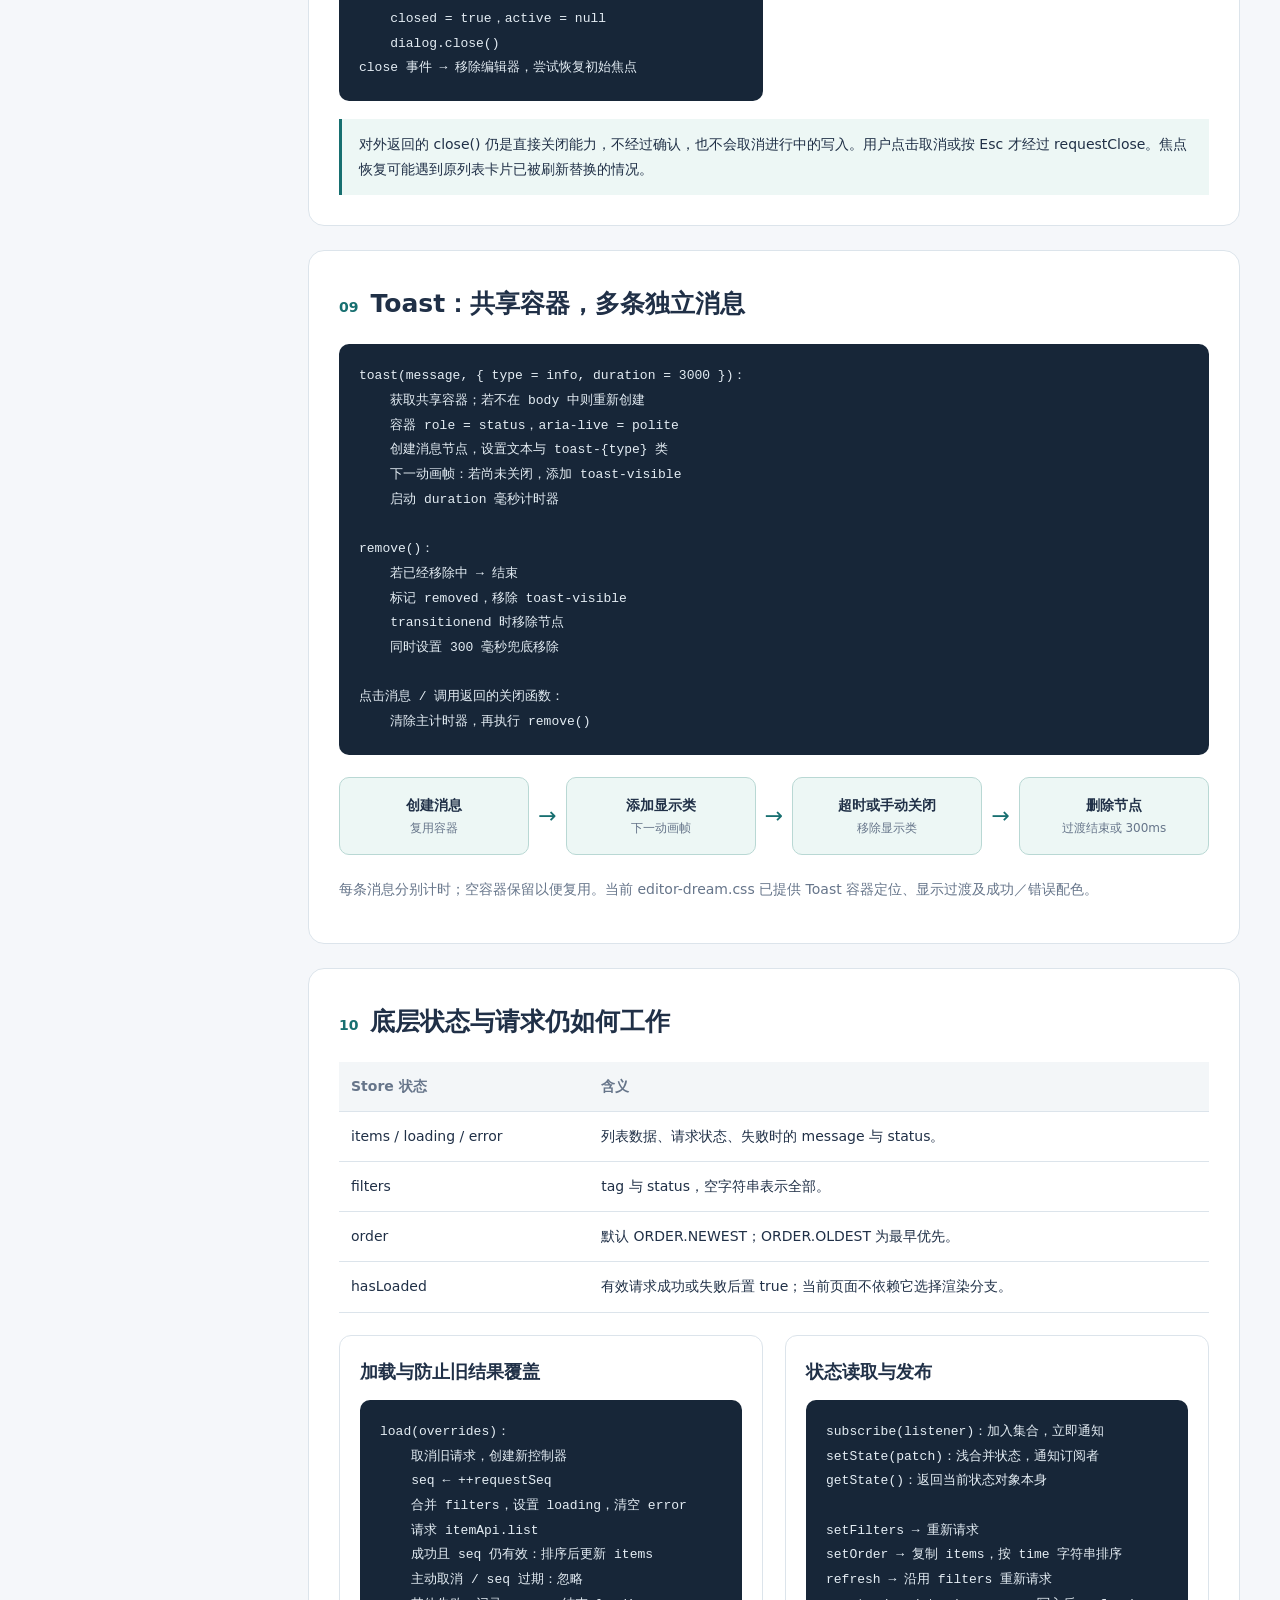
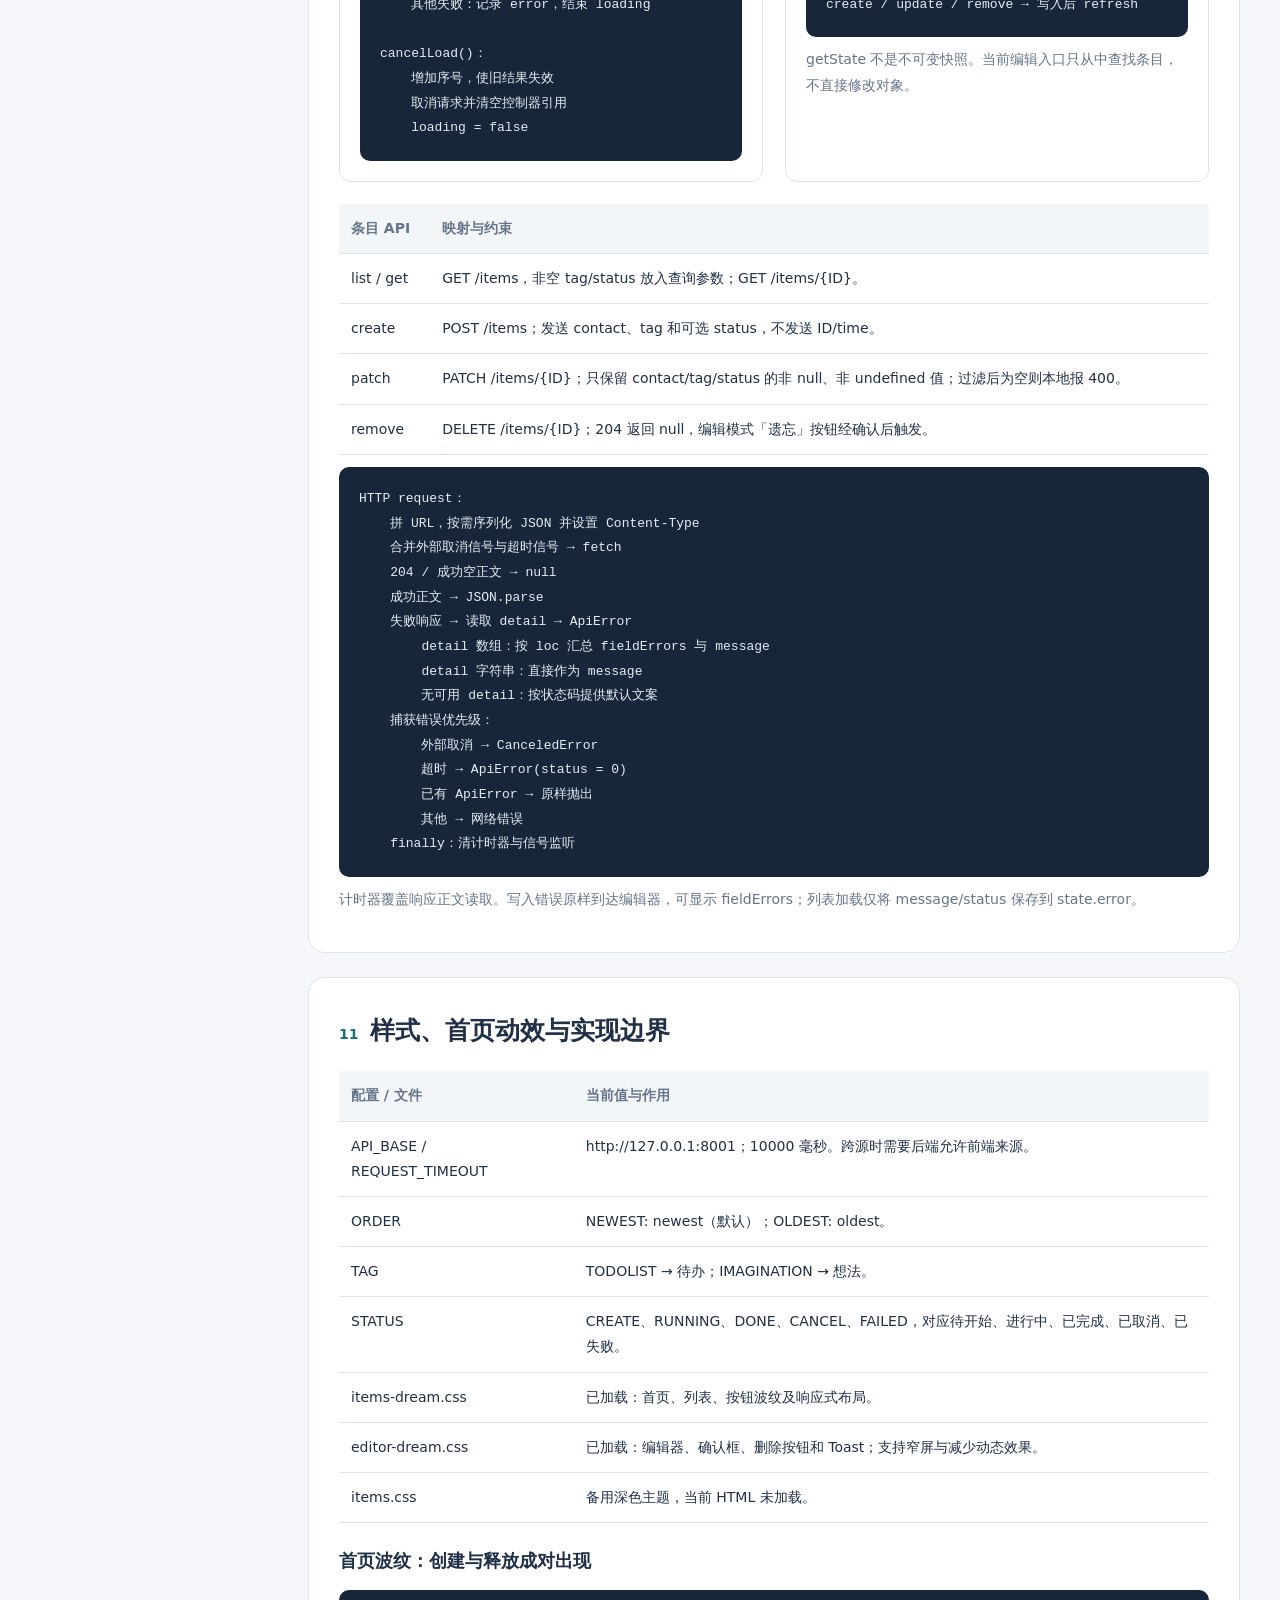
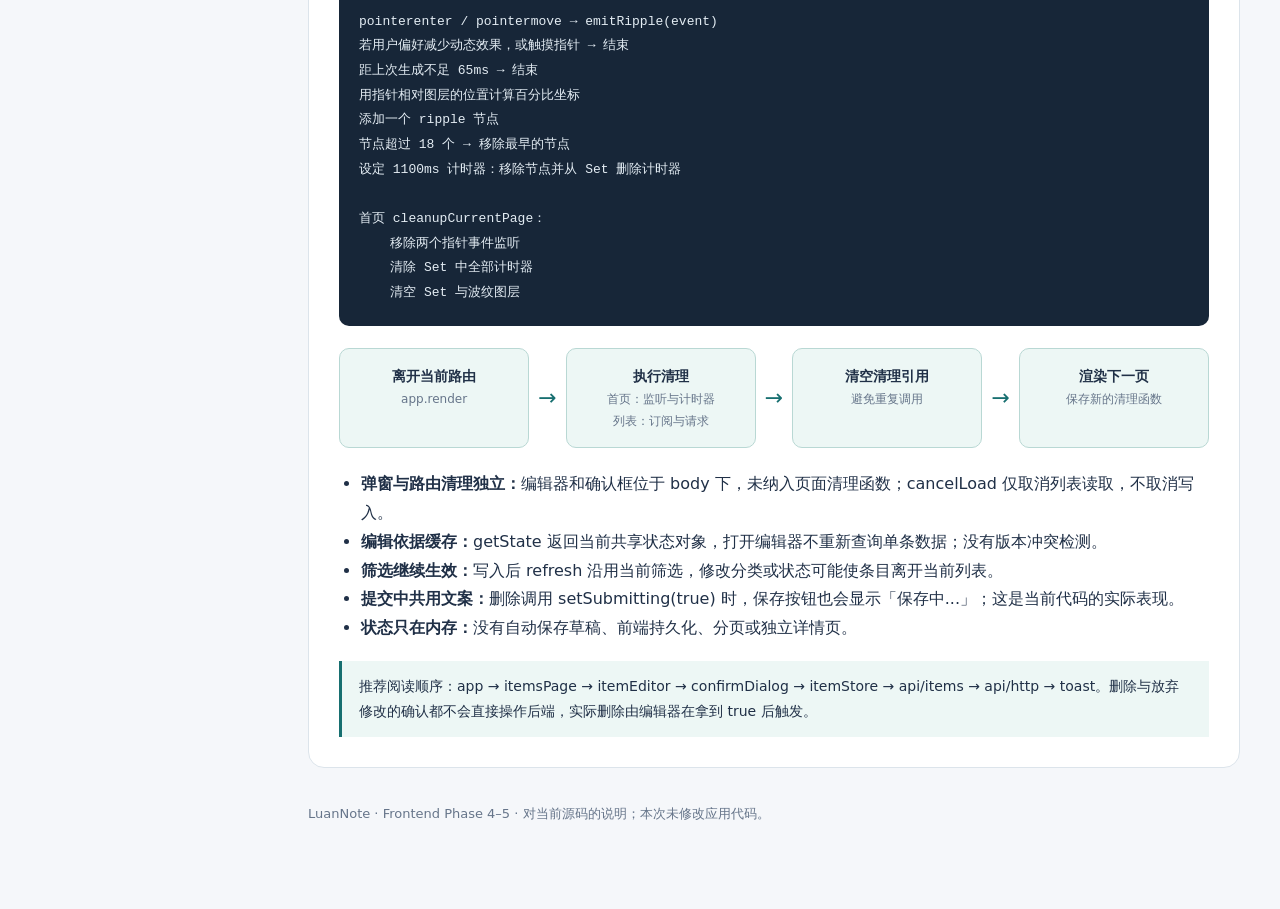
<file: AgentDocs/frotend_p4-5.html>
<!doctype html>
<html lang="zh-CN"><head><meta charset="utf-8"><meta name="viewport" content="width=device-width,initial-scale=1"><title>LuanNote · 前端第四、五阶段逻辑说明</title><style>
:root{--ink:#203047;--muted:#66758a;--line:#dce4eb;--accent:#176f70;--pale:#edf7f5}*{box-sizing:border-box}html{scroll-behavior:smooth;scroll-padding-top:25px}body{margin:0;background:#f5f7fa;color:var(--ink);font:16px/1.8 system-ui,-apple-system,"PingFang SC","Microsoft YaHei",sans-serif}a{color:var(--accent);text-decoration:none}a:hover{text-decoration:underline}.layout{max-width:1380px;margin:auto;display:grid;grid-template-columns:220px minmax(0,1fr);gap:48px;padding:48px 40px}aside{position:sticky;top:32px;align-self:start}aside b{display:block;font-size:19px;margin-bottom:20px}nav a{display:block;padding:8px 12px;border-left:2px solid var(--line);font-size:14px}nav a:hover{background:var(--pale);border-color:var(--accent)}main{min-width:0;max-width:1000px}.eyebrow{font-size:12px;letter-spacing:3px;color:var(--accent);font-weight:700}h1{font-size:42px;line-height:1.25;margin:12px 0 20px;letter-spacing:-1px}h2{font-size:25px;margin:0 0 18px}h3{font-size:18px;margin:0 0 12px}p{margin:10px 0}.lead{font-size:18px;color:var(--muted);max-width:760px}.meta{font-size:13px;color:var(--muted);margin:22px 0 35px}section{background:white;border:1px solid var(--line);border-radius:16px;padding:30px;margin:0 0 24px}section h2 span{color:var(--accent);font-size:14px;margin-right:12px}.grid{display:grid;grid-template-columns:1fr 1fr;gap:22px}.card{border:1px solid var(--line);border-radius:12px;padding:20px;min-width:0}.small{font-size:14px;color:var(--muted)}code,pre{font-family:ui-monospace,SFMono-Regular,Consolas,monospace}code{font-size:.88em;background:#eef2f6;padding:2px 5px;border-radius:4px;overflow-wrap:anywhere}pre{background:#172638;color:#e4edf4;padding:20px;border-radius:10px;font-size:13px;line-height:1.9;white-space:pre-wrap;overflow-wrap:anywhere;margin:12px 0 0}.note{border-left:3px solid var(--accent);background:var(--pale);padding:13px 17px;margin-top:18px;font-size:14px}.table-wrap{overflow-x:auto}table{width:100%;border-collapse:collapse;font-size:14px;text-align:left}th{background:#f3f6f8;color:var(--muted);font-weight:600}th,td{padding:12px;border-bottom:1px solid var(--line);vertical-align:top}.flow{display:flex;align-items:stretch;gap:9px;margin:22px 0}.node{flex:1;border:1px solid #b9d8d4;border-radius:10px;background:var(--pale);padding:15px 10px;text-align:center;font-size:14px}.node strong{display:block}.node small{display:block;color:var(--muted);font-size:12px}.arrow{align-self:center;color:var(--accent);font-size:22px}.vertical{display:flex;flex-direction:column;align-items:center;gap:6px;margin:20px 0}.vertical .node{width:100%;max-width:560px}.branches{width:100%;display:grid;grid-template-columns:1fr 1fr;gap:16px}.branch{text-align:center}.branch .node{height:calc(100% - 28px)}.label{font-size:12px;color:var(--muted)}.decision{border:1px dashed #a7884a;background:#fff8e8;border-radius:30px;padding:12px 28px;text-align:center;font-size:14px}.return{background:#eff3fb;border-color:#c5d3eb}.caption{color:var(--muted);font-size:12px;text-align:center}footer{font-size:13px;color:var(--muted);padding:10px 0 35px}ul{padding-left:22px}.pill{display:inline-block;font-size:12px;padding:3px 9px;border-radius:20px;background:var(--pale);color:var(--accent)}@media(max-width:1000px){.layout{grid-template-columns:170px minmax(0,1fr);gap:24px;padding:28px 20px}.grid{grid-template-columns:1fr}.flow{flex-direction:column}.arrow{transform:rotate(90deg)}}@media(max-width:700px){.layout{display:block;padding:20px 14px}aside{position:static;margin-bottom:28px}nav{display:flex;flex-wrap:wrap;gap:4px}nav a{padding:4px 9px}h1{font-size:32px}section{padding:22px 18px}.branches{grid-template-columns:1fr}td,th{padding:9px}}@media print{body{background:white;font-size:11pt}.layout{display:block;padding:0}aside{display:none}main{max-width:none}section{break-inside:avoid;border-radius:0;padding:20px}pre{background:#f3f5f8;color:#203047}h1{font-size:28pt}a{color:inherit}.grid{grid-template-columns:1fr}}
</style></head><body>
<div class="layout"><aside><b>LuanNote <span class="pill">Frontend · P4–5</span></b><nav aria-label="文档目录"><a href="#overview">01 · 模块与职责</a><a href="#routes">02 · 页面与列表</a><a href="#editor">03 · 打开编辑器</a><a href="#validation">04 · 校验与变化检测</a><a href="#save">05 · 提交与刷新</a><a href="#delete">06 · 删除与刷新</a><a href="#confirm">07 · 确认弹窗</a><a href="#close">08 · 放弃与恢复</a><a href="#toast">09 · 消息提示</a><a href="#data">10 · 状态与请求层</a><a href="#limits">11 · 样式与清理</a></nav></aside><main>
<header><div class="eyebrow">CODE READING / 前端第四、五阶段</div><h1>保存、遗忘与留下：完整交互流程</h1><p class="lead">当前前端已串联列表、新建、编辑与删除。删除和放弃修改通过异步确认弹窗决定是否继续；共享状态负责写入后刷新，页面清理负责释放监听与计时器。</p><p class="meta">依据当前 frontend 源码整理 · 2026-10-22 · 中文伪代码与流程图 · 离线可读</p></header>
<section id="overview"><h2><span>01</span>模块全景</h2><div class="flow"><div class="node"><strong>入口与页面</strong><small>选择条目 / 打开弹窗</small></div><div class="arrow">→</div><div class="node"><strong>编辑器</strong><small>校验 / 生成变更</small></div><div class="arrow">→</div><div class="node"><strong>Store 与 API</strong><small>写入 / 刷新列表</small></div><div class="arrow">→</div><div class="node"><strong>结果反馈</strong><small>更新列表 / 关闭 / 提示</small></div></div>
<div class="table-wrap"><table><thead><tr><th>文件（相对 frontend）</th><th>当前职责</th></tr></thead><tbody><tr><td>index.html</td><td>#app 挂载点、ES Module 入口、移动端 viewport，加载浅色主题。</td></tr><tr><td>js/app.js</td><td>首页、路由分发、旧页面清理、新建与编辑入口、保存成功消息。</td></tr><tr><td>js/router.js</td><td>解析 Hash、默认首页与未知路径回退、监听 hashchange、提供 navigate。</td></tr><tr><td>js/pages/itemsPage.js</td><td>列表、分类与状态筛选、本地排序选择、点击和键盘操作、订阅与清理。</td></tr><tr><td>js/components/itemEditor.js</td><td>单实例原生 dialog，复用新建和编辑表单，处理校验、提交、取消、删除与焦点。</td></tr><tr><td>js/components/confirmDialog.js</td><td>返回 Promise&lt;boolean&gt; 的原生确认弹窗；处理确认、取消、Esc、背景点击和焦点恢复。</td></tr><tr><td>css/editor-dream.css</td><td>编辑器、确认弹窗、危险操作按钮和 Toast 的浅色样式。</td></tr><tr><td>js/components/toast.js</td><td>共享提示容器，显示消息、自动关闭与手动关闭。</td></tr><tr><td>js/state/itemStore.js</td><td>共享列表状态、订阅、请求序号、取消、排序、写入后刷新、getState。</td></tr><tr><td>js/api/items.js / js/api/http.js</td><td>条目接口映射，以及 fetch、序列化、超时、取消、响应与错误解析。</td></tr><tr><td>js/constant.js / js/config.js</td><td>枚举、中文标签、路由表、API 地址、超时与默认排序。</td></tr><tr><td>css/items-dream.css / css/items.css</td><td>浅色与深色列表及首页主题；当前加载浅色列表主题。</td></tr></tbody></table></div><div class="note">当前关键路径：点击卡片打开编辑器，编辑模式提供「遗忘」按钮；只有明确确认才调用删除。新建模式没有删除按钮，单条查询 API 仍未用于打开编辑器。</div></section>
<section id="routes"><h2><span>02</span>页面启动与列表加载</h2><pre>index.html 加载 app.js
查找 #app，不存在则抛出错误
绑定首页添加按钮的事件委托
startRouter(render)：监听 hashchange，并立即处理一次当前地址

解析 Hash：去掉 #，为空则用 /，缺少 / 前缀则补全
未知路径：replaceState 改为 #/，重新解析
render(route)：
    调用并清除上一页面的清理函数（首页或列表）
    更新文档标题，滚动至顶部
    home → 渲染首页
    items → mountItemsPage，保存清理函数</pre>
<div class="table-wrap"><table><thead><tr><th>Hash</th><th>页面</th><th>新建时预选分类</th></tr></thead><tbody><tr><td>#/</td><td>首页</td><td>空值，需要用户选择</td></tr><tr><td>#/todolist</td><td>固定 TODOLIST 列表</td><td>TODOLIST</td></tr><tr><td>#/imagination</td><td>固定 IMAGINATION 列表</td><td>IMAGINATION</td></tr><tr><td>#/total</td><td>全部条目，可选分类</td><td>当前分类下拉值，可能为空</td></tr></tbody></table></div>
<div class="grid" style="margin-top:22px"><div class="card"><h3>挂载与渲染</h3><pre>构建页头、筛选栏与列表容器
load({ tag: 页面分类, status: "" })
subscribe(render) → 立即收到当前状态

每次 render：
    同步筛选与排序控件
    清空列表容器
    loading → 加载提示
    否则 error → 错误与重试按钮
    否则无 items → 空状态
    否则 → 卡片集合</pre></div><div class="card"><h3>交互与清理</h3><pre>分类 / 状态变化 → setFilters → 网络加载
排序变化 → setOrder → 本地排序
重试 → refresh
添加 → onAdd({ tag })
卡片点击或焦点下 Enter / 空格 → onOpenItem(ID)

离页：取消订阅 → cancelLoad
      移除页面事件 → 清空容器</pre></div></div><p class="small">每次进入列表重置状态筛选为全部，排序沿用共享 Store。卡片显示内容、状态、时间；全部分类页另显示分类标签。文字通过 textContent 填入。</p></section>
<section id="editor"><h2><span>03</span>编辑器如何打开</h2><div class="grid"><div class="card"><h3>新建入口</h3><pre>首页按钮 / 列表添加按钮：
    openCreateEditor(initialTag)
    openItemEditor(mode = create,
                   initialTag,
                   onSaved = 提示「已添加」)</pre></div><div class="card"><h3>编辑入口</h3><pre>点击卡片 → openEditEditor(ID)
从 getState().items 查找相同 ID
不存在 → 显示错误 Toast，结束
存在 → openItemEditor(mode = edit, item)
保存回调：
    unchanged 为 true → 不提示
    否则 → 提示「已保存」</pre></div></div>
<div class="vertical"><div class="node">调用 openItemEditor(options)</div><div class="arrow">↓</div><div class="decision">已有 active 编辑器？</div><div class="branches"><div class="branch"><div class="label">是 ↓</div><div class="node return">返回 null，不重复打开</div></div><div class="branch"><div class="label">否 ↓</div><div class="node">编辑模式检查 item<br>记录当前焦点与初始值<br>创建 dialog 和 form<br>showModal → 聚焦内容末尾</div></div></div></div>
<div class="table-wrap"><table><thead><tr><th>项目</th><th>新建 create</th><th>编辑 edit</th></tr></thead><tbody><tr><td>标题 / 提交按钮</td><td>添加笔记 / 添加</td><td>编辑笔记 / 保存</td></tr><tr><td>contact 初始值</td><td>空字符串</td><td>item.contact，缺失则为空</td></tr><tr><td>tag 初始值</td><td>initialTag 或空字符串</td><td>item.tag 或空字符串</td></tr><tr><td>status</td><td>固定 CREATE，无状态控件</td><td>显示状态选择器，缺失默认 CREATE</td></tr><tr><td>标识与时间</td><td>由后端生成</td><td>不提供 ID / time 编辑控件</td></tr></tbody></table></div><p class="small">编辑器挂载到 document.body；dialog 带可访问名称，label 关联对应控件。form.noValidate = true，由自定义逻辑处理校验。返回的 { close } 可用于程序化关闭。</p></section>
<section id="validation"><h2><span>04</span>校验与变更：提交什么，不提交什么</h2><div class="grid"><div class="card"><h3>validate()</h3><pre>清空字段错误与表单错误
contact ← 输入内容去除首尾空白
contact 为空 → 内容错误
tag 不在 TAG 枚举 → 分类错误
编辑模式下 status 不在 STATUS 枚举 → 状态错误
返回是否全部通过

校验失败：
    按 内容 → 分类 → 状态 的顺序
    聚焦第一个错误字段，停止提交</pre></div><div class="card"><h3>buildPatch()</h3><pre>changes ← 空对象
若 trim(内容) ≠ trim(初始内容)：
    changes.contact ← trim(内容)
若分类 ≠ 初始分类：
    changes.tag ← 当前分类
若状态 ≠ 初始状态：
    changes.status ← 当前状态
返回 changes</pre></div></div><div class="note">例如只把 CREATE 改成 DONE，PATCH 正文只有 <code>{"status":"DONE"}</code>。只改变内容首尾空白不算变更。编辑器负责比较新旧值，API 层再做可发送字段过滤。</div><h3 style="margin-top:22px">关闭前的 hasChange()</h3><pre>新建模式：内容 trim 后非空，或分类与初始分类不同 → 有改动
编辑模式：内容 trim 后、分类、状态任意一项不同 → 有改动</pre><p class="small">无改动的编辑仍先经过校验；通过后直接关闭，并回调 unchanged: true，不写入、不刷新、不显示成功提示。</p></section>
<section id="save"><h2><span>05</span>提交：写入完成后，等待刷新</h2><pre>handleSubmit(event)：
    阻止表单默认提交
    若 submitting → 忽略重复提交
    若 validate 失败 → 聚焦错误字段，结束

    编辑模式：
        changes ← buildPatch()
        若为空：关闭，回调 unchanged，结束
        锁定表单
        等待 Store.update(item.ID, changes)
    新建模式：
        锁定表单
        等待 Store.create({ contact: trim(内容), tag, status: CREATE })

    成功 → 关闭弹窗 → onSaved(结果, mode)
    失败 → 解锁表单 → 展示错误并聚焦</pre>
<div class="flow"><div class="node"><strong>锁定表单</strong><small>保存、取消、删除禁用<br>内容只读，选择器禁用</small></div><div class="arrow">→</div><div class="node"><strong>POST / PATCH</strong><small>写入后端</small></div><div class="arrow">→</div><div class="node"><strong>refresh()</strong><small>沿用当前筛选<br>重新获取列表</small></div><div class="arrow">→</div><div class="node"><strong>关闭与反馈</strong><small>回调 onSaved<br>显示成功 Toast</small></div></div>
<div class="grid"><div class="card"><h3>写入失败</h3><p>Store 将写入错误抛给编辑器。弹窗保留输入，恢复按钮与控件，显示字段错误和整体错误，用户可以修改后重试。</p></div><div class="card"><h3>写入成功，刷新失败</h3><p>load 将刷新错误写入 state.error，不抛出。因此 Store 仍返回写入结果，编辑器关闭并显示成功提示；若当前列表仍挂载，会显示刷新错误和重试按钮。</p></div></div><p class="small">成功提示是在 refresh 结束后触发，不是在写入响应刚返回时触发。刷新使用现有筛选，因此新建或改分类后的条目不一定出现在当前列表。</p></section>
<section id="delete"><h2><span>06</span>删除：先确认，再执行写入</h2><p>只在编辑模式显示「遗忘」。删除不要求当前表单校验通过，也不会保存尚未提交的内容；操作目标始终是原条目的 ID。</p><pre>handleDelete()：
    若 submitting、closed 或不是编辑模式 → 结束
    submitting = true，防止重复打开确认框
    try：等待 confirmDialog(遗忘 / 留下)
    finally：submitting = false
    若编辑器已经关闭 → 结束
    若用户没有确认：聚焦删除按钮，结束

    setSubmitting(true)，禁用编辑器控件
    尝试：
        await Store.remove(item.ID)
        close() 关闭编辑器
        onDelete(item) → app 显示「已遗忘」
    失败：
        setSubmitting(false)
        showError(error)，保留编辑器供重试</pre>
<div class="vertical"><div class="node">点击「遗忘」</div><div class="arrow">↓</div><div class="decision">等待确认结果</div><div class="branches"><div class="branch"><div class="label">false ↓</div><div class="node return">留下笔记<br>回到编辑器，不请求删除</div></div><div class="branch"><div class="label">true ↓</div><div class="node">DELETE /items/{ID}<br>成功 → refresh → 关闭 → Toast<br>失败 → 解锁 → 错误提示</div></div></div></div>
<div class="note">Store.remove 等待 DELETE 后再等待 refresh。删除成功但刷新失败时，删除仍返回成功，列表通过 state.error 显示刷新失败；不会把已经成功的删除当作失败重复执行。</div></section>
<section id="confirm"><h2><span>07</span>确认弹窗：布尔结果只有一条出口</h2><div class="grid"><div><h3>创建与结算</h3><pre>confirmDialog(options) 返回 Promise：
    settled = false，result = false
    记录当前焦点
    创建 dialog、标题、消息、取消和确认按钮
    danger 决定确认按钮的样式类
    挂载到 body，showModal()
    默认聚焦取消按钮

close(value)：
    已 settled → 不重复处理
    settled = true，result = value
    dialog.close()

收到 close 事件：
    settled = true
    移除弹窗，尝试恢复原焦点
    resolve(result)</pre></div><div><h3>动作与结果</h3><div class="table-wrap"><table><thead><tr><th>用户动作</th><th>返回值</th></tr></thead><tbody><tr><td>点击确认按钮</td><td>true</td></tr><tr><td>点击取消按钮</td><td>false</td></tr><tr><td>按 Esc</td><td>false，阻止默认动作后统一关闭</td></tr><tr><td>点击弹窗矩形外部</td><td>false</td></tr><tr><td>点击弹窗内部空白</td><td>不关闭</td></tr><tr><td>未设置结果而直接关闭</td><td>默认 false</td></tr></tbody></table></div></div></div><p class="small">背景点击先检查 event.target 是否就是 dialog，再用点击坐标与 getBoundingClientRect 判断是否在矩形外。Promise 在 close 事件中完成，不在按钮点击瞬间完成。</p><div class="note">确认组件自身没有全局单例锁。当前编辑器在 await 期间用 submitting 阻止重复操作；showModal 使下层编辑器暂时无法交互。等待确认时没有调用 setSubmitting，因此不切换按钮文案或 disabled 状态。</div></section>
<section id="close"><h2><span>08</span>放弃修改、错误恢复与焦点</h2><div class="grid"><div><h3>用户取消 / Esc</h3><pre>点击取消，或拦截编辑器的 Esc：
    requestClose()

requestClose()：
    submitting 或 closed → 结束
    若有未保存改动：
        submitting = true
        try：等待确认弹窗
            「没有记的必要」→ true
            「写下此刻的心情」→ false
        finally：submitting = false
        已关闭 → 结束
        false → 聚焦内容框，保留草稿，结束
    close()

close()：
    已关闭 → 结束
    closed = true，active = null
    dialog.close()
close 事件 → 移除编辑器，尝试恢复初始焦点</pre></div><div><h3>错误恢复</h3><pre>写入失败：
    恢复保存、取消、删除按钮
    内容恢复可编辑，选择器解除禁用
    fieldErrors 显示在对应字段
    formError 显示整体错误
    按 内容 → 分类 → 状态 聚焦错误字段

内容 input：清除内容与表单错误
分类 / 状态 change：清除对应字段错误
再次保存：重新清空旧错误并校验</pre><p>无改动时，取消直接关闭。确认框中按 Esc 只取消本次放弃操作，编辑器仍然保留。</p></div></div><div class="note">对外返回的 close() 仍是直接关闭能力，不经过确认，也不会取消进行中的写入。用户点击取消或按 Esc 才经过 requestClose。焦点恢复可能遇到原列表卡片已被刷新替换的情况。</div></section>
<section id="toast"><h2><span>09</span>Toast：共享容器，多条独立消息</h2><pre>toast(message, { type = info, duration = 3000 })：
    获取共享容器；若不在 body 中则重新创建
    容器 role = status，aria-live = polite
    创建消息节点，设置文本与 toast-{type} 类
    下一动画帧：若尚未关闭，添加 toast-visible
    启动 duration 毫秒计时器

remove()：
    若已经移除中 → 结束
    标记 removed，移除 toast-visible
    transitionend 时移除节点
    同时设置 300 毫秒兜底移除

点击消息 / 调用返回的关闭函数：
    清除主计时器，再执行 remove()</pre><div class="flow"><div class="node"><strong>创建消息</strong><small>复用容器</small></div><div class="arrow">→</div><div class="node"><strong>添加显示类</strong><small>下一动画帧</small></div><div class="arrow">→</div><div class="node"><strong>超时或手动关闭</strong><small>移除显示类</small></div><div class="arrow">→</div><div class="node"><strong>删除节点</strong><small>过渡结束或 300ms</small></div></div><p class="small">每条消息分别计时；空容器保留以便复用。当前 editor-dream.css 已提供 Toast 容器定位、显示过渡及成功／错误配色。</p></section>
<section id="data"><h2><span>10</span>底层状态与请求仍如何工作</h2><div class="table-wrap"><table><thead><tr><th>Store 状态</th><th>含义</th></tr></thead><tbody><tr><td>items / loading / error</td><td>列表数据、请求状态、失败时的 message 与 status。</td></tr><tr><td>filters</td><td>tag 与 status，空字符串表示全部。</td></tr><tr><td>order</td><td>默认 ORDER.NEWEST；ORDER.OLDEST 为最早优先。</td></tr><tr><td>hasLoaded</td><td>有效请求成功或失败后置 true；当前页面不依赖它选择渲染分支。</td></tr></tbody></table></div>
<div class="grid" style="margin-top:22px"><div class="card"><h3>加载与防止旧结果覆盖</h3><pre>load(overrides)：
    取消旧请求，创建新控制器
    seq ← ++requestSeq
    合并 filters，设置 loading，清空 error
    请求 itemApi.list
    成功且 seq 仍有效：排序后更新 items
    主动取消 / seq 过期：忽略
    其他失败：记录 error，结束 loading

cancelLoad()：
    增加序号，使旧结果失效
    取消请求并清空控制器引用
    loading = false</pre></div><div class="card"><h3>状态读取与发布</h3><pre>subscribe(listener)：加入集合，立即通知
setState(patch)：浅合并状态，通知订阅者
getState()：返回当前状态对象本身

setFilters → 重新请求
setOrder → 复制 items，按 time 字符串排序
refresh → 沿用 filters 重新请求
create / update / remove → 写入后 refresh</pre><p class="small">getState 不是不可变快照。当前编辑入口只从中查找条目，不直接修改对象。</p></div></div>
<div class="table-wrap" style="margin-top:22px"><table><thead><tr><th>条目 API</th><th>映射与约束</th></tr></thead><tbody><tr><td>list / get</td><td>GET /items，非空 tag/status 放入查询参数；GET /items/{ID}。</td></tr><tr><td>create</td><td>POST /items；发送 contact、tag 和可选 status，不发送 ID/time。</td></tr><tr><td>patch</td><td>PATCH /items/{ID}；只保留 contact/tag/status 的非 null、非 undefined 值；过滤后为空则本地报 400。</td></tr><tr><td>remove</td><td>DELETE /items/{ID}；204 返回 null，编辑模式「遗忘」按钮经确认后触发。</td></tr></tbody></table></div>
<pre>HTTP request：
    拼 URL，按需序列化 JSON 并设置 Content-Type
    合并外部取消信号与超时信号 → fetch
    204 / 成功空正文 → null
    成功正文 → JSON.parse
    失败响应 → 读取 detail → ApiError
        detail 数组：按 loc 汇总 fieldErrors 与 message
        detail 字符串：直接作为 message
        无可用 detail：按状态码提供默认文案
    捕获错误优先级：
        外部取消 → CanceledError
        超时 → ApiError(status = 0)
        已有 ApiError → 原样抛出
        其他 → 网络错误
    finally：清计时器与信号监听</pre><p class="small">计时器覆盖响应正文读取。写入错误原样到达编辑器，可显示 fieldErrors；列表加载仅将 message/status 保存到 state.error。</p></section>
<section id="limits"><h2><span>11</span>样式、首页动效与实现边界</h2><div class="table-wrap"><table><thead><tr><th>配置 / 文件</th><th>当前值与作用</th></tr></thead><tbody><tr><td>API_BASE / REQUEST_TIMEOUT</td><td>http://127.0.0.1:8001；10000 毫秒。跨源时需要后端允许前端来源。</td></tr><tr><td>ORDER</td><td>NEWEST: newest（默认）；OLDEST: oldest。</td></tr><tr><td>TAG</td><td>TODOLIST → 待办；IMAGINATION → 想法。</td></tr><tr><td>STATUS</td><td>CREATE、RUNNING、DONE、CANCEL、FAILED，对应待开始、进行中、已完成、已取消、已失败。</td></tr><tr><td>items-dream.css</td><td>已加载：首页、列表、按钮波纹及响应式布局。</td></tr><tr><td>editor-dream.css</td><td>已加载：编辑器、确认框、删除按钮和 Toast；支持窄屏与减少动态效果。</td></tr><tr><td>items.css</td><td>备用深色主题，当前 HTML 未加载。</td></tr></tbody></table></div>
<h3 style="margin-top:22px">首页波纹：创建与释放成对出现</h3><pre>pointerenter / pointermove → emitRipple(event)
若用户偏好减少动态效果，或触摸指针 → 结束
距上次生成不足 65ms → 结束
用指针相对图层的位置计算百分比坐标
添加一个 ripple 节点
节点超过 18 个 → 移除最早的节点
设定 1100ms 计时器：移除节点并从 Set 删除计时器

首页 cleanupCurrentPage：
    移除两个指针事件监听
    清除 Set 中全部计时器
    清空 Set 与波纹图层</pre><div class="flow"><div class="node"><strong>离开当前路由</strong><small>app.render</small></div><div class="arrow">→</div><div class="node"><strong>执行清理</strong><small>首页：监听与计时器<br>列表：订阅与请求</small></div><div class="arrow">→</div><div class="node"><strong>清空清理引用</strong><small>避免重复调用</small></div><div class="arrow">→</div><div class="node"><strong>渲染下一页</strong><small>保存新的清理函数</small></div></div>
<ul><li><strong>弹窗与路由清理独立：</strong>编辑器和确认框位于 body 下，未纳入页面清理函数；cancelLoad 仅取消列表读取，不取消写入。</li><li><strong>编辑依据缓存：</strong>getState 返回当前共享状态对象，打开编辑器不重新查询单条数据；没有版本冲突检测。</li><li><strong>筛选继续生效：</strong>写入后 refresh 沿用当前筛选，修改分类或状态可能使条目离开当前列表。</li><li><strong>提交中共用文案：</strong>删除调用 setSubmitting(true) 时，保存按钮也会显示「保存中...」；这是当前代码的实际表现。</li><li><strong>状态只在内存：</strong>没有自动保存草稿、前端持久化、分页或独立详情页。</li></ul><div class="note">推荐阅读顺序：app → itemsPage → itemEditor → confirmDialog → itemStore → api/items → api/http → toast。删除与放弃修改的确认都不会直接操作后端，实际删除由编辑器在拿到 true 后触发。</div></section>
<footer>LuanNote · Frontend Phase 4–5 · 对当前源码的说明；本次未修改应用代码。</footer></main></div>
</body></html>
</file>
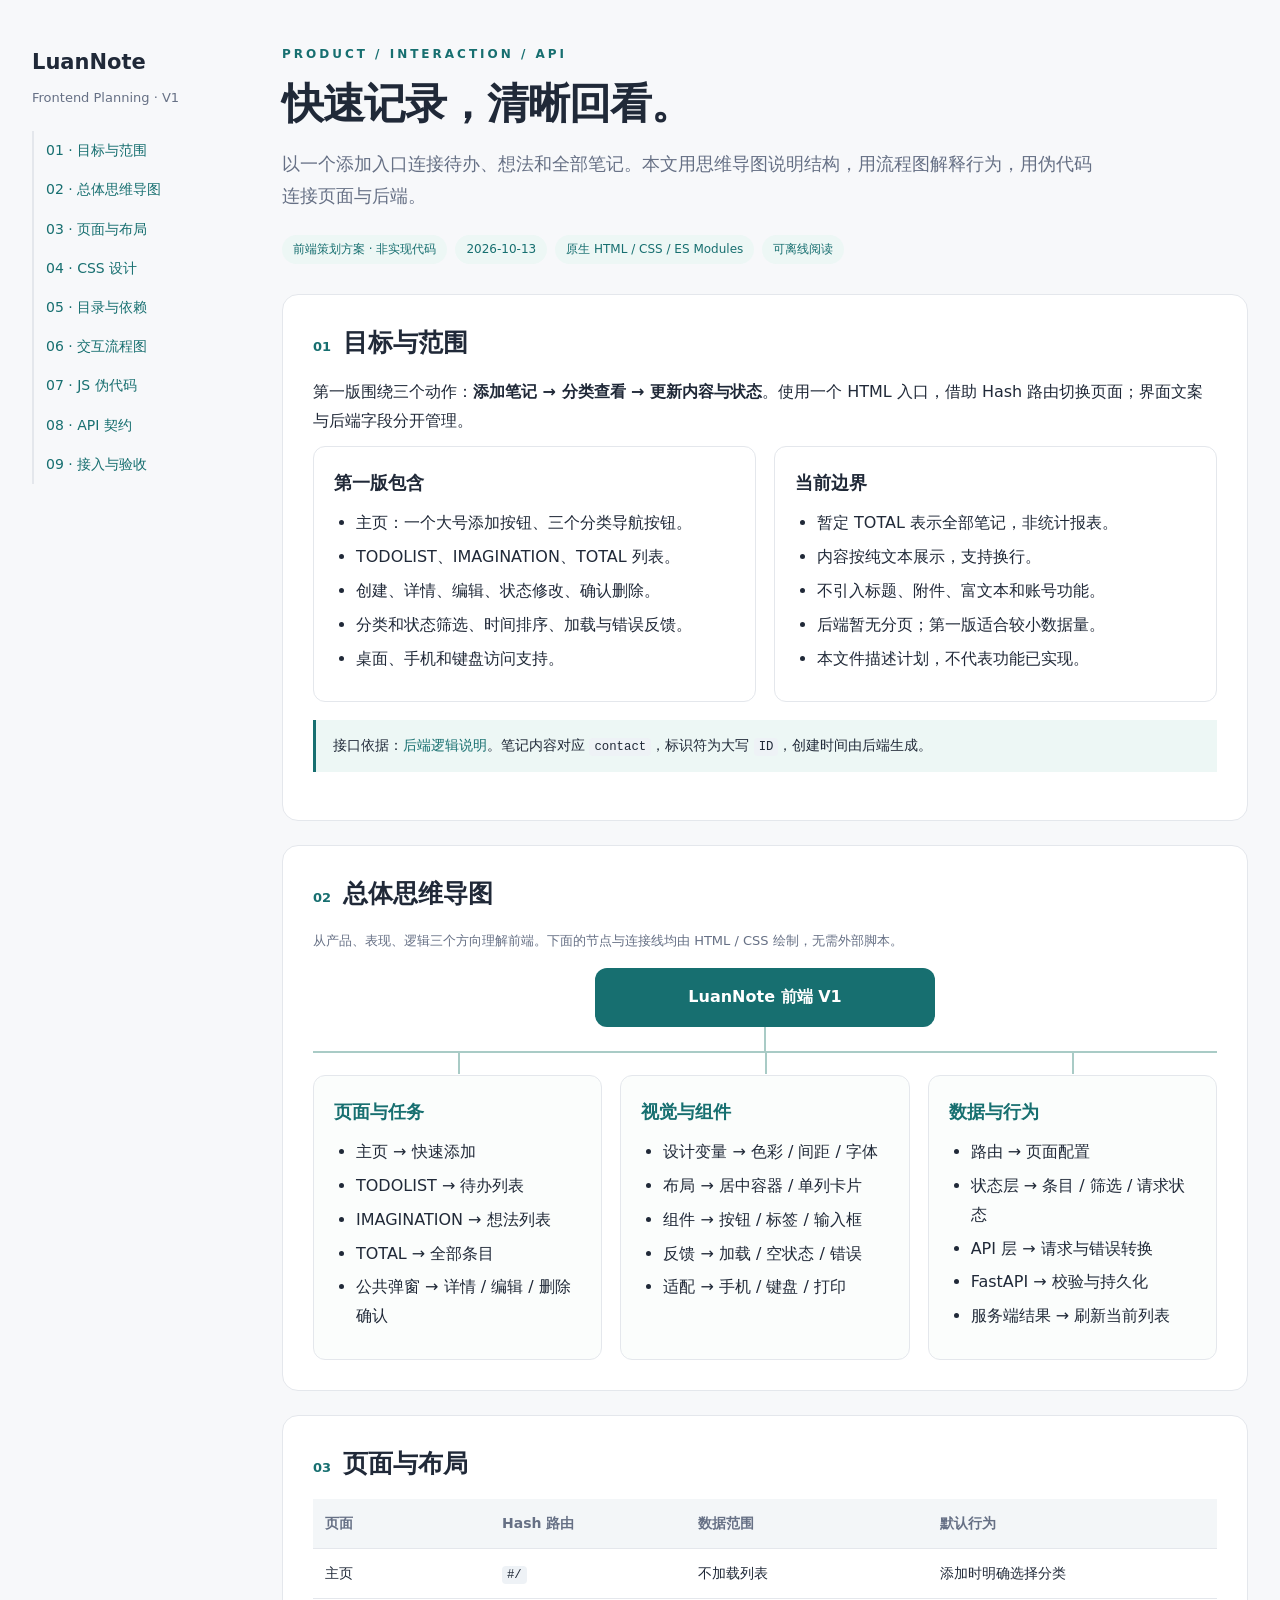
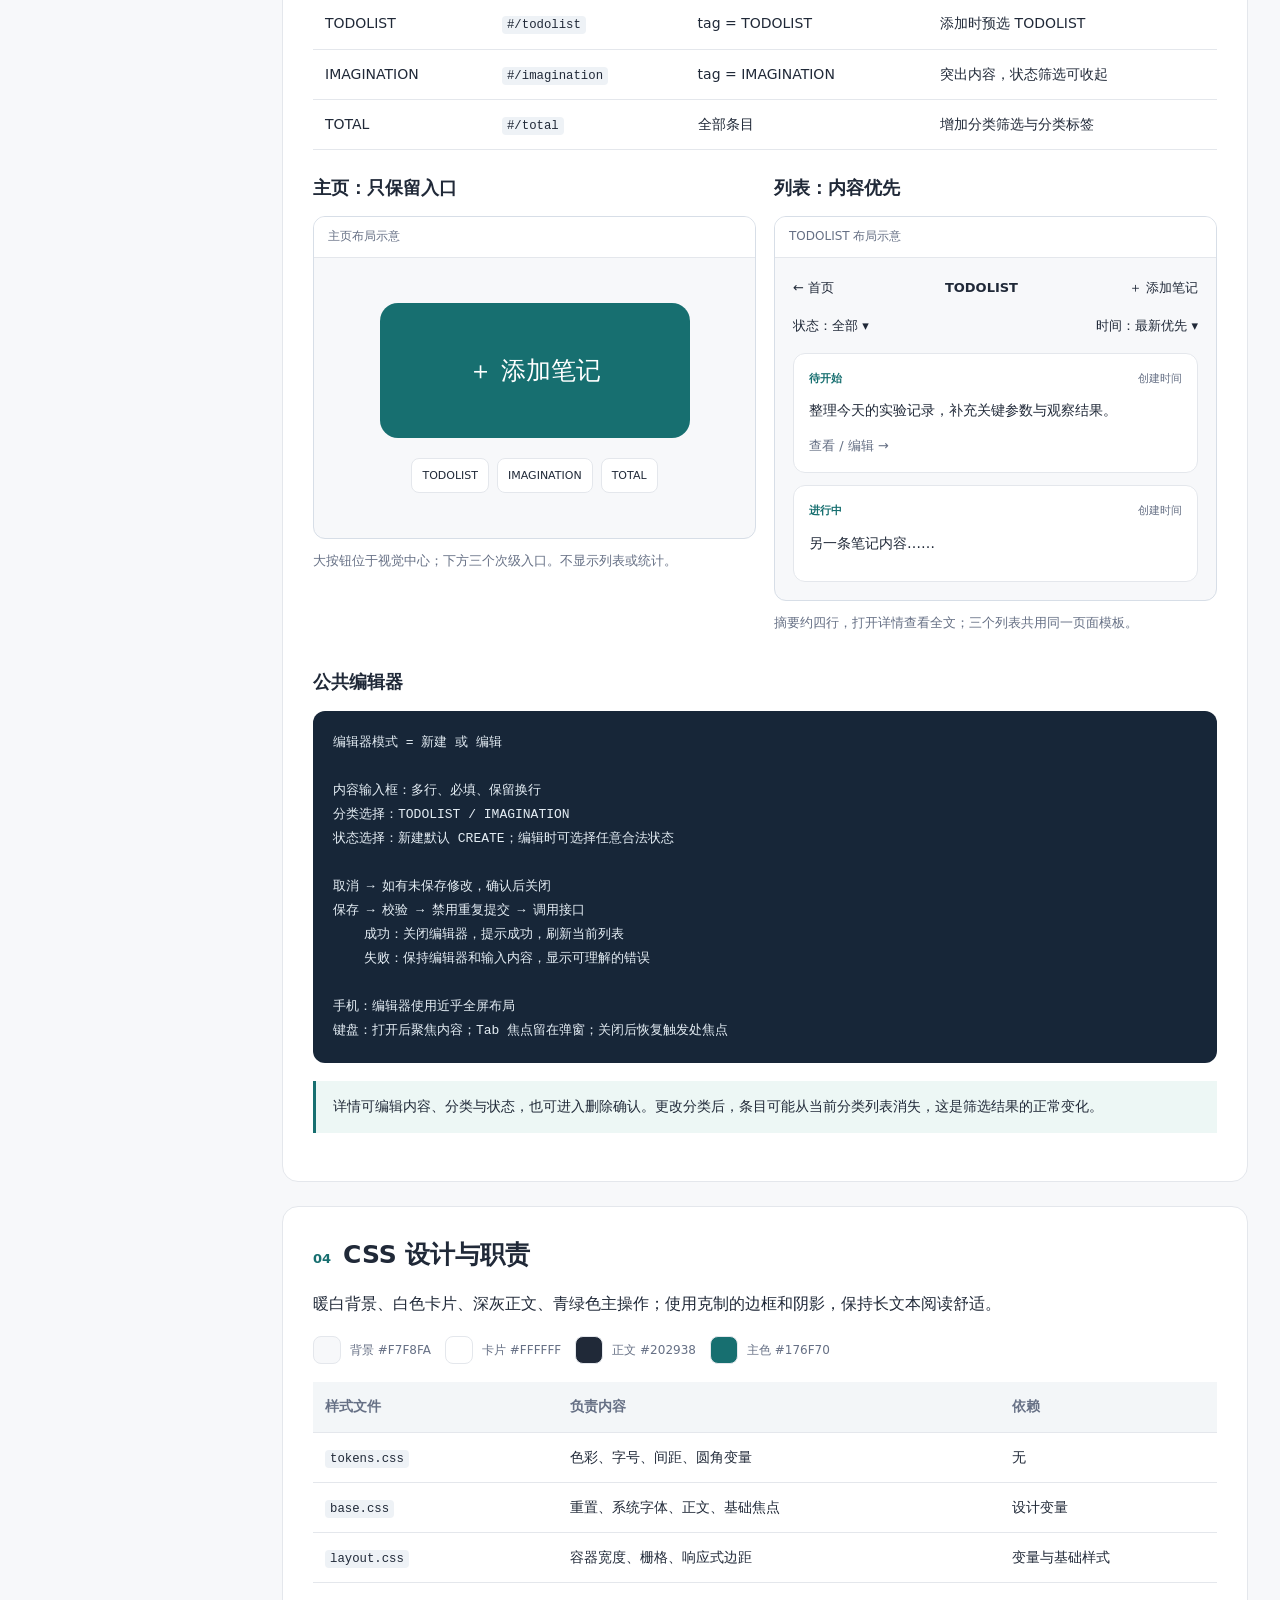
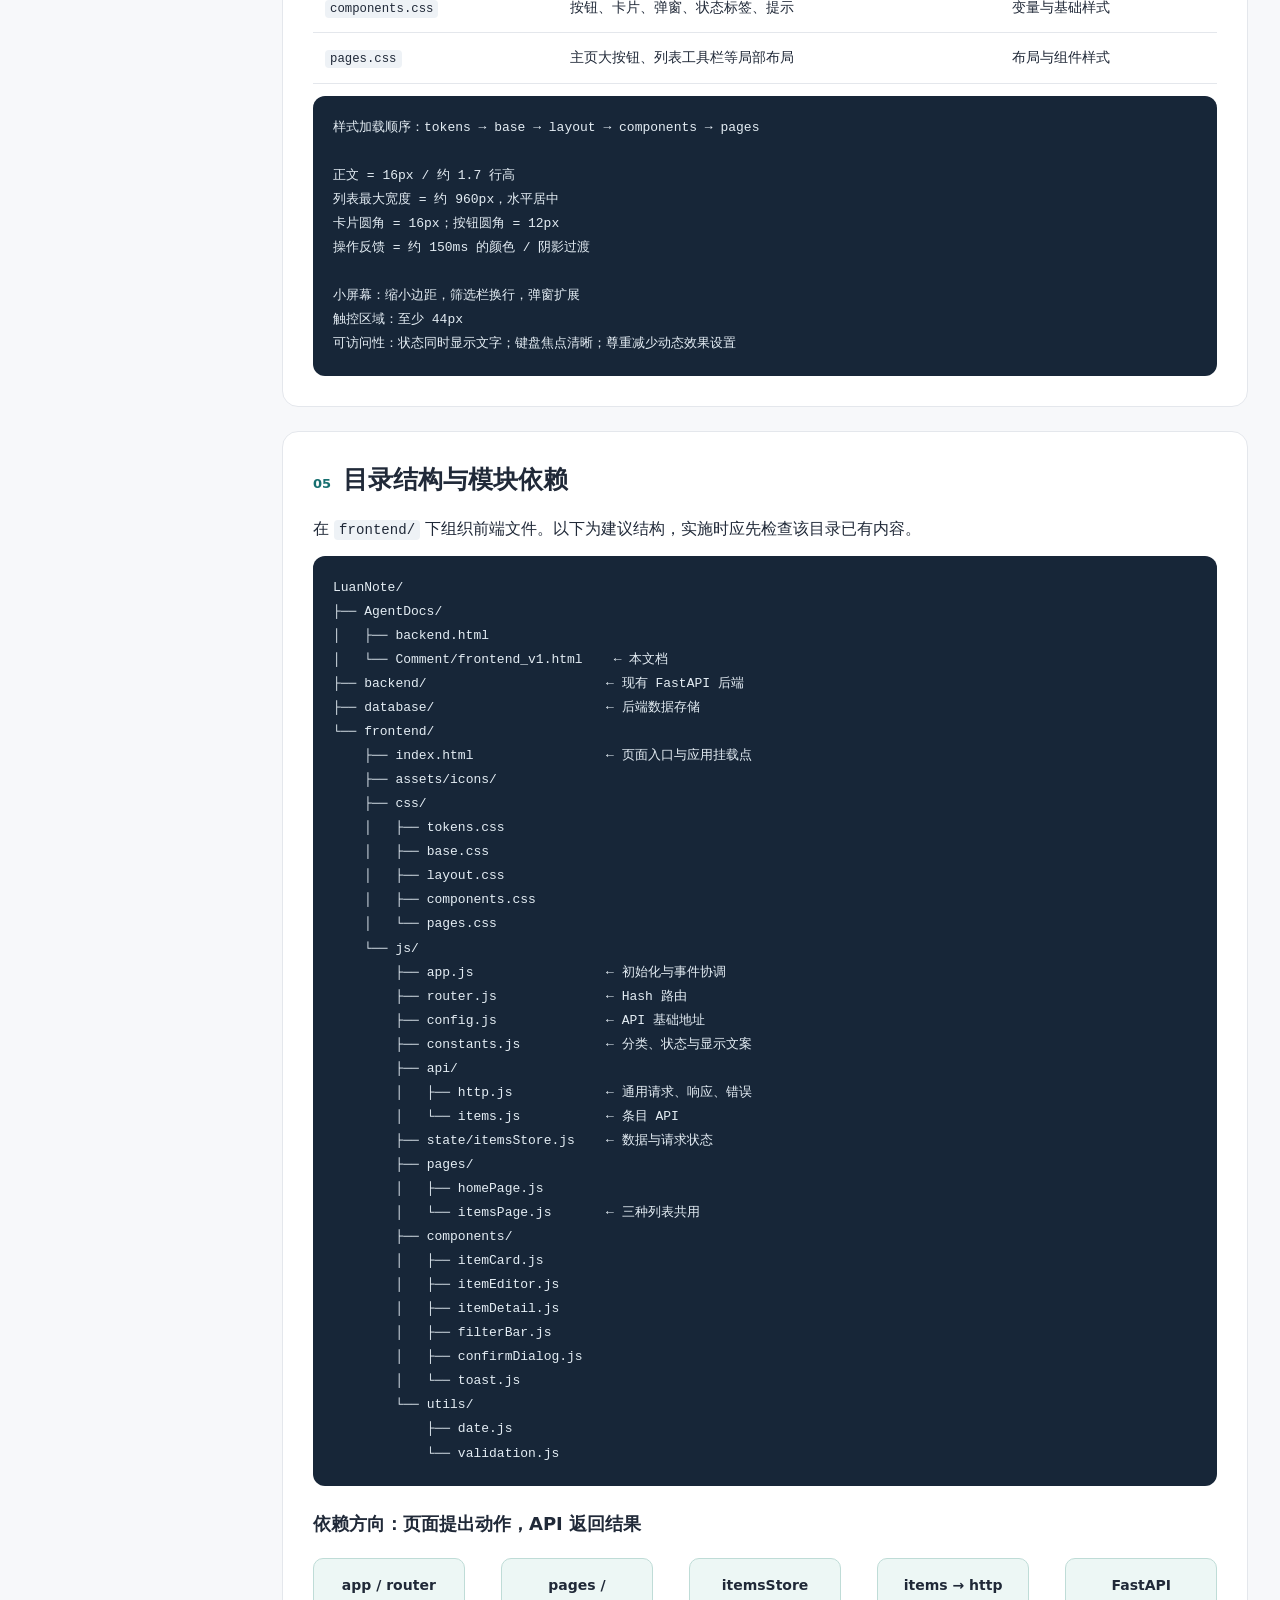
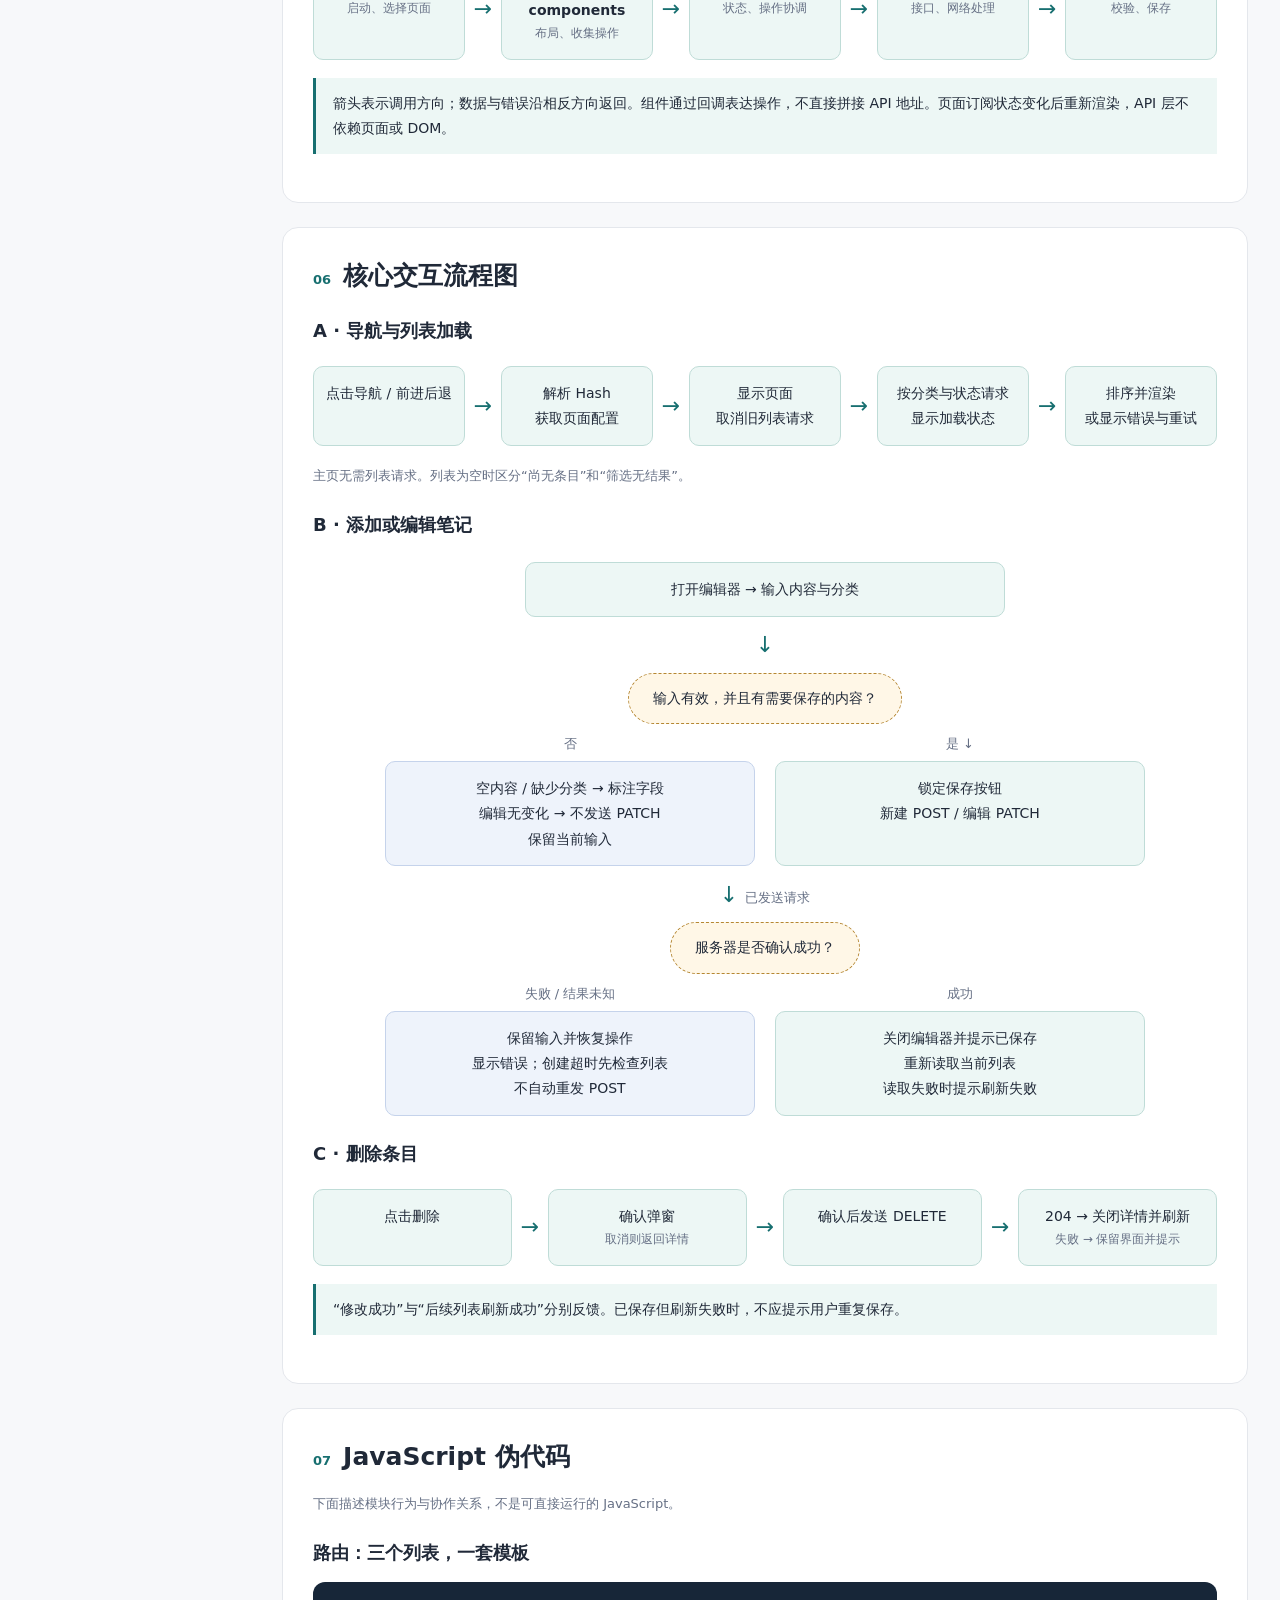
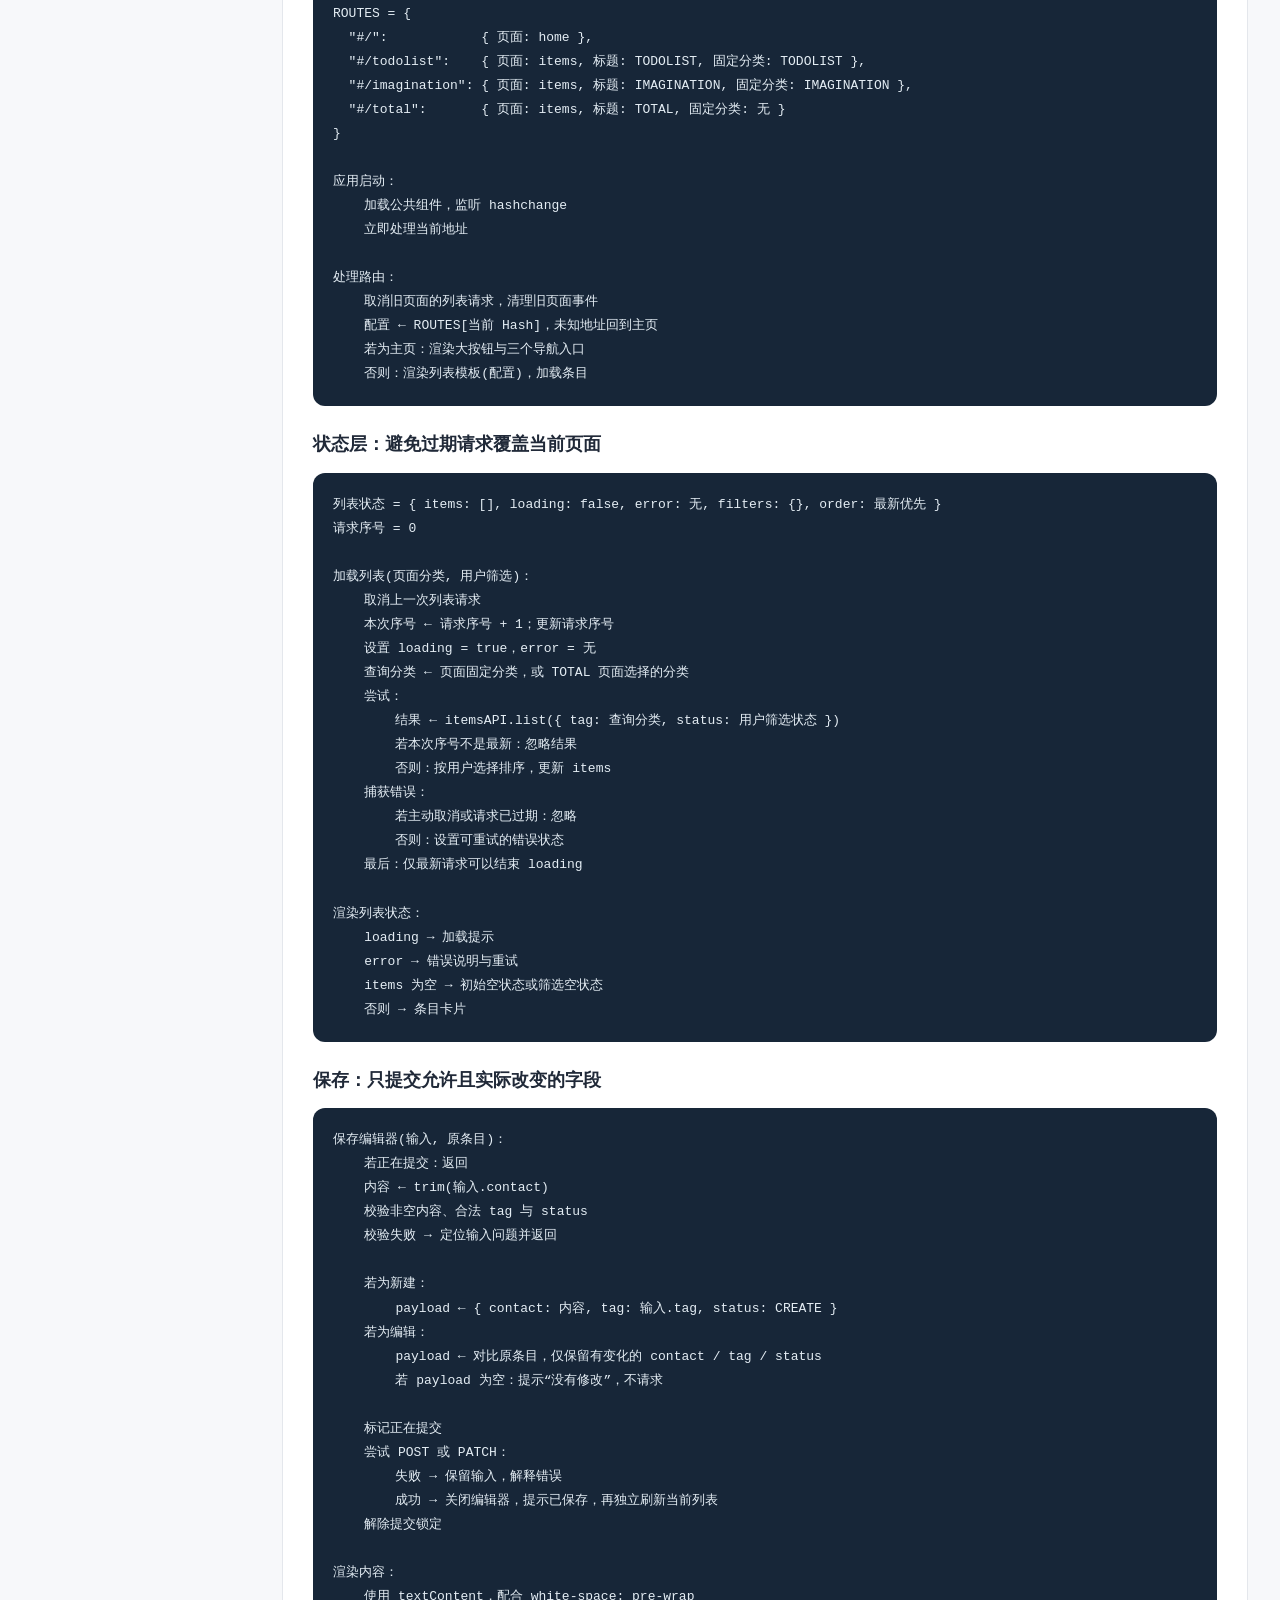
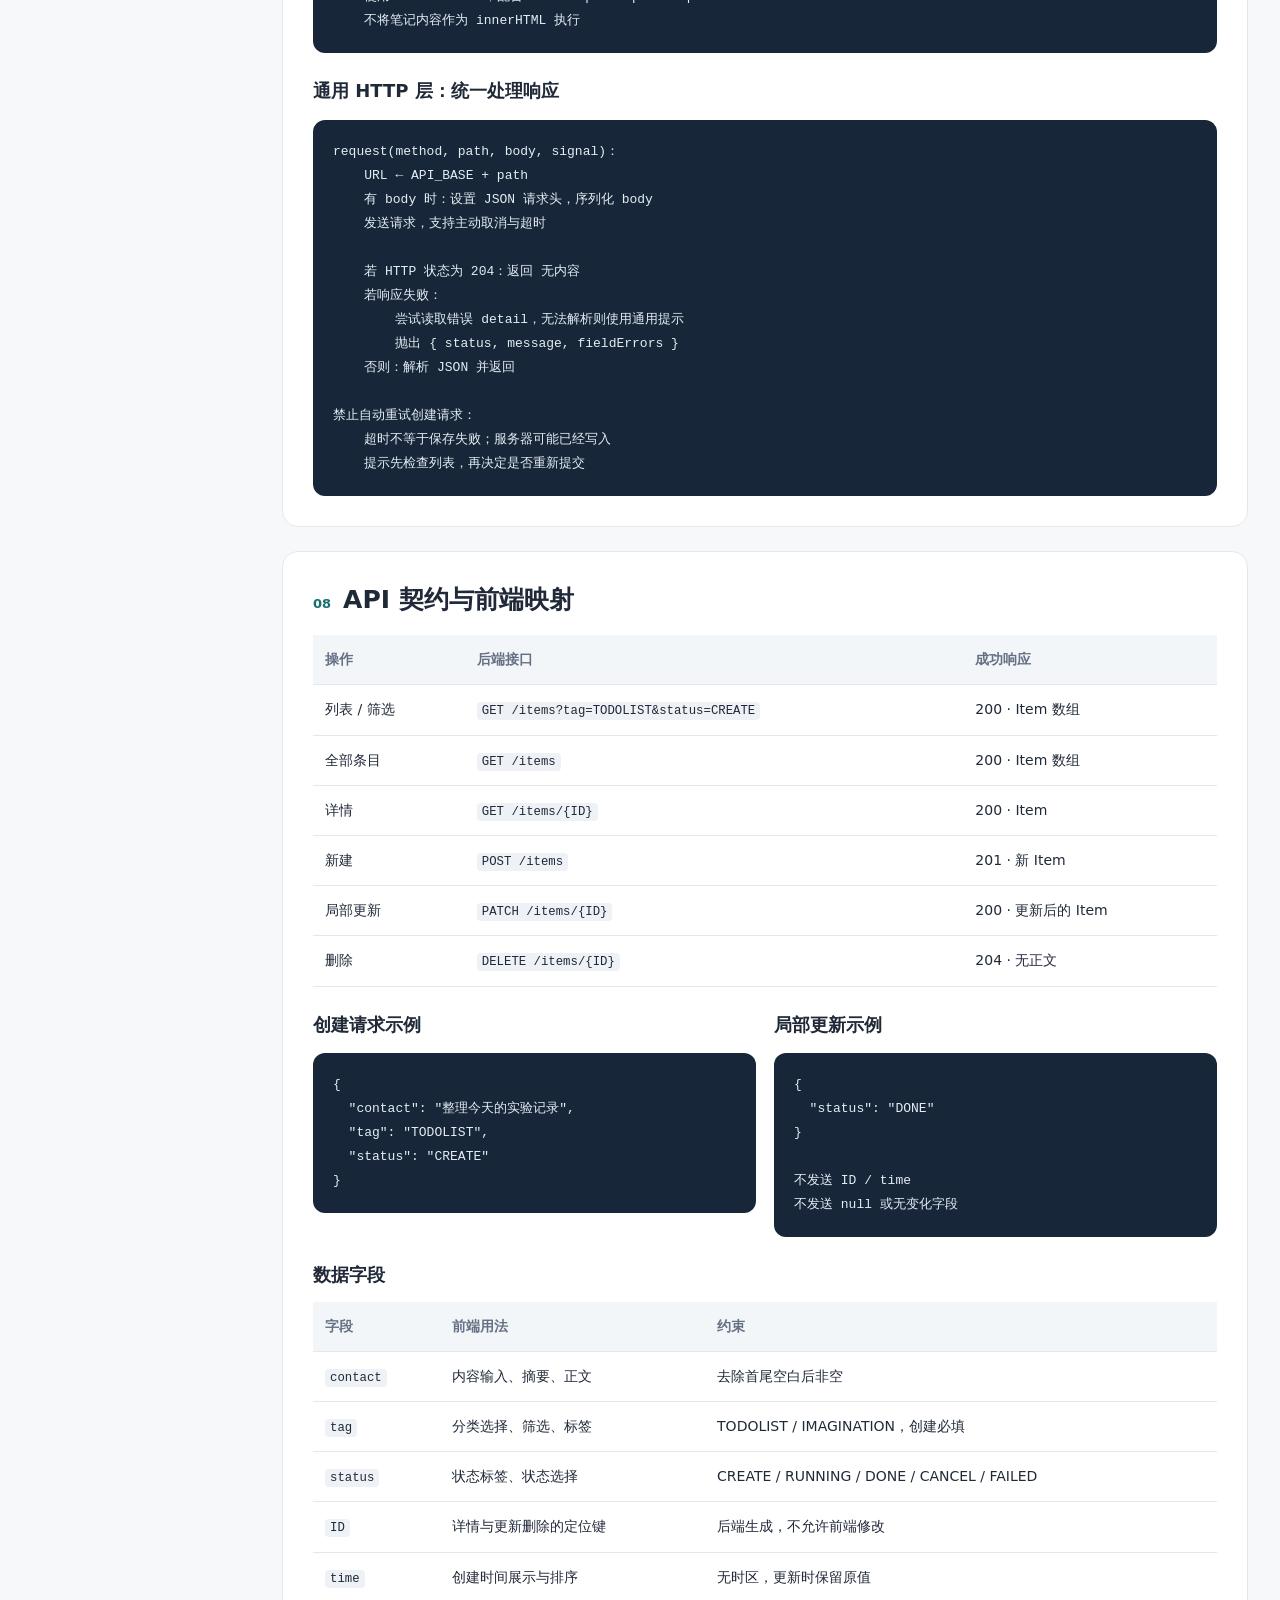
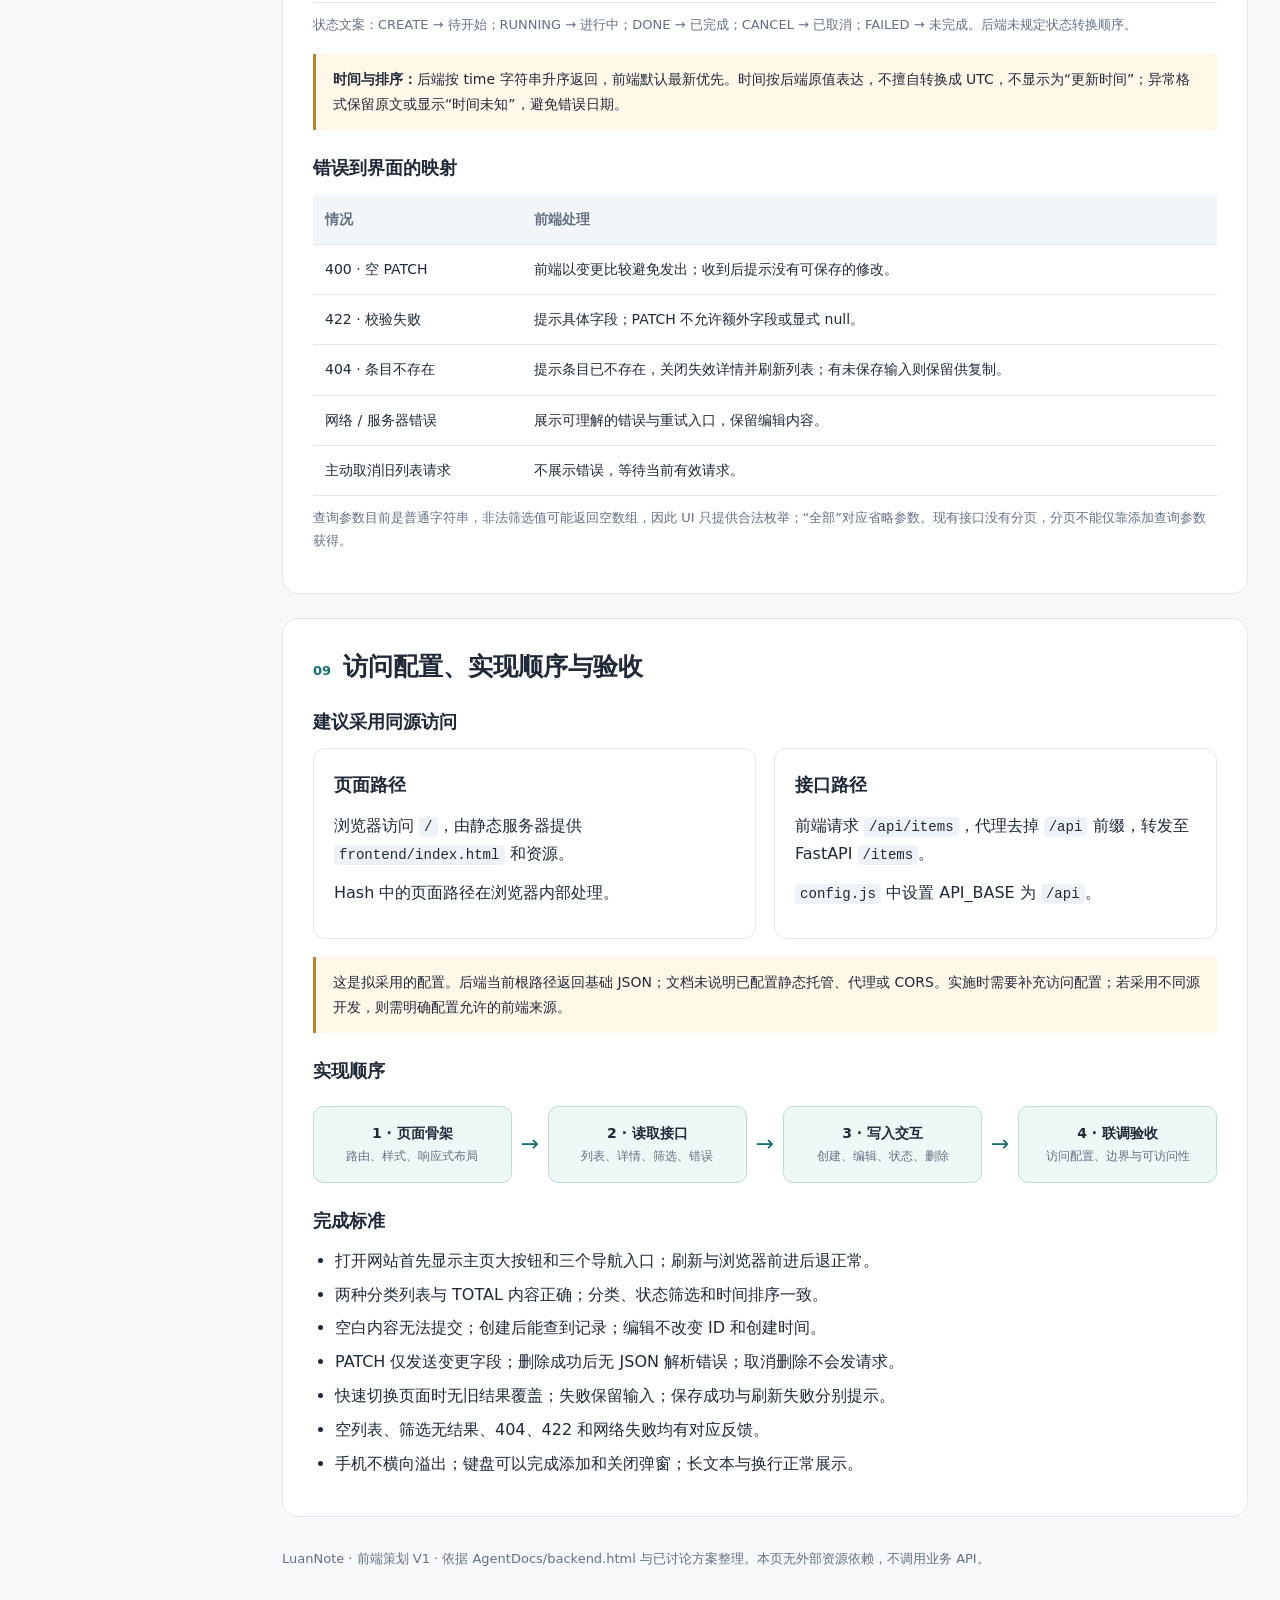
<file: AgentDocs/Comment/frontend_v1.html>
<!doctype html>
<html lang="zh-CN">
<head>
<meta charset="utf-8">
<meta name="viewport" content="width=device-width, initial-scale=1">
<title>LuanNote · 前端策划 V1</title>
<style>
:root{--bg:#f7f8fa;--paper:#fff;--ink:#202938;--muted:#667085;--line:#e4e7ec;--accent:#176f70;--soft:#edf7f5;--blue:#eef3fb;--amber:#fff7e7;--radius:16px}*{box-sizing:border-box}html{scroll-behavior:smooth;scroll-padding-top:24px}body{margin:0;background:var(--bg);color:var(--ink);font:16px/1.8 system-ui,-apple-system,"PingFang SC","Microsoft YaHei",sans-serif}a{color:var(--accent);text-decoration:none}a:hover{text-decoration:underline}a:focus-visible,summary:focus-visible{outline:3px solid #369b9c;outline-offset:4px}.shell{max-width:1440px;margin:auto;display:grid;grid-template-columns:210px minmax(0,1fr);gap:40px;padding:44px 32px}aside{position:sticky;top:28px;align-self:start}aside strong{display:block;font-size:21px;margin-bottom:4px}.subtle{color:var(--muted);font-size:13px}nav{margin-top:22px}nav a{display:block;border-left:2px solid var(--line);padding:7px 12px;font-size:14px}nav a:hover{background:var(--soft);border-color:var(--accent)}main{min-width:0}.eyebrow{font-size:12px;font-weight:700;letter-spacing:3px;color:var(--accent)}h1{font-size:42px;line-height:1.25;letter-spacing:-1px;margin:12px 0 18px}h2{font-size:25px;line-height:1.4;margin:0 0 18px}h2 .num{font-size:13px;color:var(--accent);margin-right:12px}h3{font-size:18px;margin:22px 0 10px}p{margin:10px 0}.lead{font-size:18px;color:var(--muted);max-width:820px}.meta{display:flex;flex-wrap:wrap;gap:8px;margin:22px 0 30px}.badge{font-size:12px;background:var(--soft);color:var(--accent);border-radius:99px;padding:4px 11px}section{background:var(--paper);border:1px solid var(--line);border-radius:var(--radius);padding:30px;margin-bottom:24px}.grid{display:grid;grid-template-columns:repeat(2,minmax(0,1fr));gap:18px}.card{border:1px solid var(--line);border-radius:12px;padding:20px;min-width:0}.card h3{margin-top:0}.note{border-left:3px solid var(--accent);background:var(--soft);padding:13px 17px;margin:18px 0;font-size:14px}.note.amber{background:var(--amber);border-color:#b58733}.table-wrap{overflow-x:auto}table{border-collapse:collapse;width:100%;font-size:14px;text-align:left}th,td{padding:12px;border-bottom:1px solid var(--line);vertical-align:top}th{background:#f3f6f8;color:var(--muted);font-weight:600}code,pre{font-family:ui-monospace,SFMono-Regular,Consolas,monospace}code{background:#eef2f6;font-size:.88em;padding:2px 5px;border-radius:4px;overflow-wrap:anywhere}pre{background:#172638;color:#e4edf4;padding:20px;border-radius:12px;line-height:1.85;font-size:13px;white-space:pre-wrap;overflow-wrap:anywhere;margin:12px 0 0}pre code{background:none;color:inherit;padding:0;font-size:inherit}.caption{font-size:13px;color:var(--muted);margin:10px 0}.flow{display:flex;align-items:stretch;gap:9px;margin:18px 0}.node{flex:1;min-width:0;background:var(--soft);border:1px solid #bfdcd7;border-radius:10px;padding:14px 12px;text-align:center;font-size:14px}.node b{display:block}.node small{display:block;color:var(--muted);font-size:12px}.arrow{align-self:center;color:var(--accent);font-size:22px}.vertical{display:flex;flex-direction:column;align-items:center;gap:8px;margin:20px auto;max-width:760px}.vertical>.node{width:100%;max-width:480px}.decision{background:var(--amber);border:1px dashed #b58733;border-radius:28px;padding:12px 24px;text-align:center;font-size:14px}.branches{display:grid;grid-template-columns:repeat(2,minmax(0,1fr));width:100%;gap:20px}.branch .node{height:calc(100% - 30px)}.branch-label{text-align:center;font-size:13px;color:var(--muted);margin-bottom:6px}.return{background:var(--blue);border-color:#c5d3eb}.map-root{max-width:340px;text-align:center;padding:15px;margin:16px auto 0;background:var(--accent);color:white;border-radius:12px;font-weight:700}.map-trunk{height:24px;width:2px;background:#a9cbc6;margin:auto}.mindmap{display:grid;grid-template-columns:repeat(3,minmax(0,1fr));gap:18px;border-top:2px solid #a9cbc6;padding-top:22px}.mindmap .card{position:relative;background:#fbfdfc}.mindmap .card:before{content:"";position:absolute;top:-24px;left:50%;height:22px;width:2px;background:#a9cbc6}.mindmap h3{color:var(--accent)}ul{padding-left:22px;margin:8px 0}li{margin:5px 0}.wire{border:1px solid #d7dee7;border-radius:12px;overflow:hidden;background:var(--bg);margin-top:12px}.wire-bar{padding:9px 14px;border-bottom:1px solid var(--line);font-size:12px;color:var(--muted);background:#fff}.home-preview{min-height:280px;display:flex;flex-direction:column;justify-content:center;align-items:center;padding:24px;gap:20px}.hero-button{background:var(--accent);color:white;width:min(100%,310px);padding:45px 20px;text-align:center;font-size:25px;border-radius:18px}.mini-nav{display:flex;flex-wrap:wrap;justify-content:center;gap:8px}.mini-nav span{font-size:11px;border:1px solid var(--line);background:white;border-radius:8px;padding:7px 10px}.list-preview{padding:18px}.list-head,.list-filter{display:flex;flex-wrap:wrap;justify-content:space-between;gap:10px;font-size:13px;margin-bottom:15px}.sample-item{background:white;border:1px solid var(--line);border-radius:12px;padding:15px;margin-top:12px}.sample-item p{font-size:14px}.sample-meta{display:flex;justify-content:space-between;gap:8px;font-size:11px;color:var(--muted)}.status{color:var(--accent);font-weight:600}.swatches{display:flex;gap:14px;flex-wrap:wrap;margin:18px 0}.swatch{display:flex;align-items:center;gap:9px;font-size:12px;color:var(--muted)}.swatch i{width:28px;height:28px;border:1px solid var(--line);border-radius:8px}footer{font-size:13px;color:var(--muted);padding:6px 0 30px}details{margin-top:15px}summary{cursor:pointer;color:var(--accent);font-weight:600}
@media(max-width:1100px){.shell{grid-template-columns:170px minmax(0,1fr);gap:24px;padding:28px 20px}.mindmap{grid-template-columns:1fr}.mindmap .card:before{display:none}.mindmap{border-top:0;padding-top:0}.grid{grid-template-columns:1fr}.flow{flex-direction:column}.flow>.arrow{transform:rotate(90deg)}}
@media(max-width:720px){.shell{display:block;padding:20px 14px}aside{position:static;margin-bottom:26px}nav{display:flex;flex-wrap:wrap;gap:4px;margin-top:12px}nav a{padding:5px 9px}h1{font-size:32px}h2{font-size:22px}section{padding:22px 18px}.branches{grid-template-columns:1fr}th,td{padding:9px}pre{padding:16px;font-size:12px}.hero-button{font-size:22px}}
@media(prefers-reduced-motion:reduce){html{scroll-behavior:auto}}
@media print{body{background:white;font-size:10.5pt}.shell{display:block;padding:0}aside{display:none}section{border-radius:0;padding:20px;break-inside:auto}h1{font-size:28pt}h2,h3{break-after:avoid}.card,.flow,.vertical,.wire,pre,tr{break-inside:avoid}pre{background:#f3f5f8;color:#202938}.grid{grid-template-columns:1fr}.mindmap{grid-template-columns:1fr}.mindmap .card:before{display:none}a{color:inherit}.badge{border:1px solid var(--line)}}
</style>
</head>
<body>
<div class="shell">
<aside><strong>LuanNote</strong><div class="subtle">Frontend Planning · V1</div><nav aria-label="文档目录">
<a href="#scope">01 · 目标与范围</a><a href="#map">02 · 总体思维导图</a><a href="#pages">03 · 页面与布局</a><a href="#style">04 · CSS 设计</a><a href="#files">05 · 目录与依赖</a><a href="#flows">06 · 交互流程图</a><a href="#scripts">07 · JS 伪代码</a><a href="#api">08 · API 契约</a><a href="#delivery">09 · 接入与验收</a>
</nav></aside>
<main>
<header><div class="eyebrow">PRODUCT / INTERACTION / API</div><h1>快速记录，清晰回看。</h1><p class="lead">以一个添加入口连接待办、想法和全部笔记。本文用思维导图说明结构，用流程图解释行为，用伪代码连接页面与后端。</p><div class="meta"><span class="badge">前端策划方案 · 非实现代码</span><span class="badge">2026-10-13</span><span class="badge">原生 HTML / CSS / ES Modules</span><span class="badge">可离线阅读</span></div></header>

<section id="scope"><h2><span class="num">01</span>目标与范围</h2><p>第一版围绕三个动作：<strong>添加笔记 → 分类查看 → 更新内容与状态</strong>。使用一个 HTML 入口，借助 Hash 路由切换页面；界面文案与后端字段分开管理。</p><div class="grid"><div class="card"><h3>第一版包含</h3><ul><li>主页：一个大号添加按钮、三个分类导航按钮。</li><li>TODOLIST、IMAGINATION、TOTAL 列表。</li><li>创建、详情、编辑、状态修改、确认删除。</li><li>分类和状态筛选、时间排序、加载与错误反馈。</li><li>桌面、手机和键盘访问支持。</li></ul></div><div class="card"><h3>当前边界</h3><ul><li>暂定 TOTAL 表示全部笔记，非统计报表。</li><li>内容按纯文本展示，支持换行。</li><li>不引入标题、附件、富文本和账号功能。</li><li>后端暂无分页；第一版适合较小数据量。</li><li>本文件描述计划，不代表功能已实现。</li></ul></div></div><div class="note">接口依据：<a href="../backend.html">后端逻辑说明</a>。笔记内容对应 <code>contact</code>，标识符为大写 <code>ID</code>，创建时间由后端生成。</div></section>

<section id="map"><h2><span class="num">02</span>总体思维导图</h2><p class="caption">从产品、表现、逻辑三个方向理解前端。下面的节点与连接线均由 HTML / CSS 绘制，无需外部脚本。</p><div class="map-root">LuanNote 前端 V1</div><div class="map-trunk" aria-hidden="true"></div><div class="mindmap" aria-label="前端总体思维导图"><div class="card"><h3>页面与任务</h3><ul><li>主页 → 快速添加</li><li>TODOLIST → 待办列表</li><li>IMAGINATION → 想法列表</li><li>TOTAL → 全部条目</li><li>公共弹窗 → 详情 / 编辑 / 删除确认</li></ul></div><div class="card"><h3>视觉与组件</h3><ul><li>设计变量 → 色彩 / 间距 / 字体</li><li>布局 → 居中容器 / 单列卡片</li><li>组件 → 按钮 / 标签 / 输入框</li><li>反馈 → 加载 / 空状态 / 错误</li><li>适配 → 手机 / 键盘 / 打印</li></ul></div><div class="card"><h3>数据与行为</h3><ul><li>路由 → 页面配置</li><li>状态层 → 条目 / 筛选 / 请求状态</li><li>API 层 → 请求与错误转换</li><li>FastAPI → 校验与持久化</li><li>服务端结果 → 刷新当前列表</li></ul></div></div></section>

<section id="pages"><h2><span class="num">03</span>页面与布局</h2><div class="table-wrap"><table><thead><tr><th>页面</th><th>Hash 路由</th><th>数据范围</th><th>默认行为</th></tr></thead><tbody><tr><td>主页</td><td><code>#/</code></td><td>不加载列表</td><td>添加时明确选择分类</td></tr><tr><td>TODOLIST</td><td><code>#/todolist</code></td><td>tag = TODOLIST</td><td>添加时预选 TODOLIST</td></tr><tr><td>IMAGINATION</td><td><code>#/imagination</code></td><td>tag = IMAGINATION</td><td>突出内容，状态筛选可收起</td></tr><tr><td>TOTAL</td><td><code>#/total</code></td><td>全部条目</td><td>增加分类筛选与分类标签</td></tr></tbody></table></div><div class="grid"><div><h3>主页：只保留入口</h3><div class="wire" aria-label="主页布局示意，非交互界面"><div class="wire-bar">主页布局示意</div><div class="home-preview"><div class="hero-button">＋ 添加笔记</div><div class="mini-nav"><span>TODOLIST</span><span>IMAGINATION</span><span>TOTAL</span></div></div></div><p class="caption">大按钮位于视觉中心；下方三个次级入口。不显示列表或统计。</p></div><div><h3>列表：内容优先</h3><div class="wire" aria-label="列表布局示意，非交互界面"><div class="wire-bar">TODOLIST 布局示意</div><div class="list-preview"><div class="list-head"><span>← 首页</span><strong>TODOLIST</strong><span>＋ 添加笔记</span></div><div class="list-filter"><span>状态：全部 ▾</span><span>时间：最新优先 ▾</span></div><div class="sample-item"><div class="sample-meta"><span class="status">待开始</span><span>创建时间</span></div><p>整理今天的实验记录，补充关键参数与观察结果。</p><div class="subtle">查看 / 编辑 →</div></div><div class="sample-item"><div class="sample-meta"><span class="status">进行中</span><span>创建时间</span></div><p>另一条笔记内容……</p></div></div></div><p class="caption">摘要约四行，打开详情查看全文；三个列表共用同一页面模板。</p></div></div><h3>公共编辑器</h3><pre>编辑器模式 = 新建 或 编辑

内容输入框：多行、必填、保留换行
分类选择：TODOLIST / IMAGINATION
状态选择：新建默认 CREATE；编辑时可选择任意合法状态

取消 → 如有未保存修改，确认后关闭
保存 → 校验 → 禁用重复提交 → 调用接口
    成功：关闭编辑器，提示成功，刷新当前列表
    失败：保持编辑器和输入内容，显示可理解的错误

手机：编辑器使用近乎全屏布局
键盘：打开后聚焦内容；Tab 焦点留在弹窗；关闭后恢复触发处焦点</pre><div class="note">详情可编辑内容、分类与状态，也可进入删除确认。更改分类后，条目可能从当前分类列表消失，这是筛选结果的正常变化。</div></section>

<section id="style"><h2><span class="num">04</span>CSS 设计与职责</h2><p>暖白背景、白色卡片、深灰正文、青绿色主操作；使用克制的边框和阴影，保持长文本阅读舒适。</p><div class="swatches"><div class="swatch"><i style="background:#f7f8fa"></i>背景 #F7F8FA</div><div class="swatch"><i style="background:#fff"></i>卡片 #FFFFFF</div><div class="swatch"><i style="background:#202938"></i>正文 #202938</div><div class="swatch"><i style="background:#176f70"></i>主色 #176F70</div></div><div class="table-wrap"><table><thead><tr><th>样式文件</th><th>负责内容</th><th>依赖</th></tr></thead><tbody><tr><td><code>tokens.css</code></td><td>色彩、字号、间距、圆角变量</td><td>无</td></tr><tr><td><code>base.css</code></td><td>重置、系统字体、正文、基础焦点</td><td>设计变量</td></tr><tr><td><code>layout.css</code></td><td>容器宽度、栅格、响应式边距</td><td>变量与基础样式</td></tr><tr><td><code>components.css</code></td><td>按钮、卡片、弹窗、状态标签、提示</td><td>变量与基础样式</td></tr><tr><td><code>pages.css</code></td><td>主页大按钮、列表工具栏等局部布局</td><td>布局与组件样式</td></tr></tbody></table></div><pre>样式加载顺序：tokens → base → layout → components → pages

正文 = 16px / 约 1.7 行高
列表最大宽度 = 约 960px，水平居中
卡片圆角 = 16px；按钮圆角 = 12px
操作反馈 = 约 150ms 的颜色 / 阴影过渡

小屏幕：缩小边距，筛选栏换行，弹窗扩展
触控区域：至少 44px
可访问性：状态同时显示文字；键盘焦点清晰；尊重减少动态效果设置</pre></section>

<section id="files"><h2><span class="num">05</span>目录结构与模块依赖</h2><p>在 <code>frontend/</code> 下组织前端文件。以下为建议结构，实施时应先检查该目录已有内容。</p><pre>LuanNote/
├── AgentDocs/
│   ├── backend.html
│   └── Comment/frontend_v1.html    ← 本文档
├── backend/                       ← 现有 FastAPI 后端
├── database/                      ← 后端数据存储
└── frontend/
    ├── index.html                 ← 页面入口与应用挂载点
    ├── assets/icons/
    ├── css/
    │   ├── tokens.css
    │   ├── base.css
    │   ├── layout.css
    │   ├── components.css
    │   └── pages.css
    └── js/
        ├── app.js                 ← 初始化与事件协调
        ├── router.js              ← Hash 路由
        ├── config.js              ← API 基础地址
        ├── constants.js           ← 分类、状态与显示文案
        ├── api/
        │   ├── http.js            ← 通用请求、响应、错误
        │   └── items.js           ← 条目 API
        ├── state/itemsStore.js    ← 数据与请求状态
        ├── pages/
        │   ├── homePage.js
        │   └── itemsPage.js       ← 三种列表共用
        ├── components/
        │   ├── itemCard.js
        │   ├── itemEditor.js
        │   ├── itemDetail.js
        │   ├── filterBar.js
        │   ├── confirmDialog.js
        │   └── toast.js
        └── utils/
            ├── date.js
            └── validation.js</pre><h3>依赖方向：页面提出动作，API 返回结果</h3><div class="flow" aria-label="JavaScript 模块依赖"><div class="node"><b>app / router</b><small>启动、选择页面</small></div><div class="arrow">→</div><div class="node"><b>pages / components</b><small>布局、收集操作</small></div><div class="arrow">→</div><div class="node"><b>itemsStore</b><small>状态、操作协调</small></div><div class="arrow">→</div><div class="node"><b>items → http</b><small>接口、网络处理</small></div><div class="arrow">→</div><div class="node"><b>FastAPI</b><small>校验、保存</small></div></div><div class="note">箭头表示调用方向；数据与错误沿相反方向返回。组件通过回调表达操作，不直接拼接 API 地址。页面订阅状态变化后重新渲染，API 层不依赖页面或 DOM。</div></section>

<section id="flows"><h2><span class="num">06</span>核心交互流程图</h2><h3>A · 导航与列表加载</h3><div class="flow"><div class="node">点击导航 / 前进后退</div><div class="arrow">→</div><div class="node">解析 Hash<br>获取页面配置</div><div class="arrow">→</div><div class="node">显示页面<br>取消旧列表请求</div><div class="arrow">→</div><div class="node">按分类与状态请求<br>显示加载状态</div><div class="arrow">→</div><div class="node">排序并渲染<br>或显示错误与重试</div></div><p class="caption">主页无需列表请求。列表为空时区分“尚无条目”和“筛选无结果”。</p><h3>B · 添加或编辑笔记</h3><div class="vertical"><div class="node">打开编辑器 → 输入内容与分类</div><div class="arrow">↓</div><div class="decision">输入有效，并且有需要保存的内容？</div><div class="branches"><div class="branch"><div class="branch-label">否</div><div class="node return">空内容 / 缺少分类 → 标注字段<br>编辑无变化 → 不发送 PATCH<br>保留当前输入</div></div><div class="branch"><div class="branch-label">是 ↓</div><div class="node">锁定保存按钮<br>新建 POST / 编辑 PATCH</div></div></div><div class="arrow">↓ <span class="subtle">已发送请求</span></div><div class="decision">服务器是否确认成功？</div><div class="branches"><div class="branch"><div class="branch-label">失败 / 结果未知</div><div class="node return">保留输入并恢复操作<br>显示错误；创建超时先检查列表<br>不自动重发 POST</div></div><div class="branch"><div class="branch-label">成功</div><div class="node">关闭编辑器并提示已保存<br>重新读取当前列表<br>读取失败时提示刷新失败</div></div></div></div><h3>C · 删除条目</h3><div class="flow"><div class="node">点击删除</div><div class="arrow">→</div><div class="node">确认弹窗<br><small>取消则返回详情</small></div><div class="arrow">→</div><div class="node">确认后发送 DELETE</div><div class="arrow">→</div><div class="node">204 → 关闭详情并刷新<br><small>失败 → 保留界面并提示</small></div></div><div class="note">“修改成功”与“后续列表刷新成功”分别反馈。已保存但刷新失败时，不应提示用户重复保存。</div></section>

<section id="scripts"><h2><span class="num">07</span>JavaScript 伪代码</h2><p class="caption">下面描述模块行为与协作关系，不是可直接运行的 JavaScript。</p><h3>路由：三个列表，一套模板</h3><pre>ROUTES = {
  "#/":            { 页面: home },
  "#/todolist":    { 页面: items, 标题: TODOLIST, 固定分类: TODOLIST },
  "#/imagination": { 页面: items, 标题: IMAGINATION, 固定分类: IMAGINATION },
  "#/total":       { 页面: items, 标题: TOTAL, 固定分类: 无 }
}

应用启动：
    加载公共组件，监听 hashchange
    立即处理当前地址

处理路由：
    取消旧页面的列表请求，清理旧页面事件
    配置 ← ROUTES[当前 Hash]，未知地址回到主页
    若为主页：渲染大按钮与三个导航入口
    否则：渲染列表模板(配置)，加载条目</pre><h3>状态层：避免过期请求覆盖当前页面</h3><pre>列表状态 = { items: [], loading: false, error: 无, filters: {}, order: 最新优先 }
请求序号 = 0

加载列表(页面分类, 用户筛选)：
    取消上一次列表请求
    本次序号 ← 请求序号 + 1；更新请求序号
    设置 loading = true，error = 无
    查询分类 ← 页面固定分类，或 TOTAL 页面选择的分类
    尝试：
        结果 ← itemsAPI.list({ tag: 查询分类, status: 用户筛选状态 })
        若本次序号不是最新：忽略结果
        否则：按用户选择排序，更新 items
    捕获错误：
        若主动取消或请求已过期：忽略
        否则：设置可重试的错误状态
    最后：仅最新请求可以结束 loading

渲染列表状态：
    loading → 加载提示
    error → 错误说明与重试
    items 为空 → 初始空状态或筛选空状态
    否则 → 条目卡片</pre><h3>保存：只提交允许且实际改变的字段</h3><pre>保存编辑器(输入, 原条目)：
    若正在提交：返回
    内容 ← trim(输入.contact)
    校验非空内容、合法 tag 与 status
    校验失败 → 定位输入问题并返回

    若为新建：
        payload ← { contact: 内容, tag: 输入.tag, status: CREATE }
    若为编辑：
        payload ← 对比原条目，仅保留有变化的 contact / tag / status
        若 payload 为空：提示“没有修改”，不请求

    标记正在提交
    尝试 POST 或 PATCH：
        失败 → 保留输入，解释错误
        成功 → 关闭编辑器，提示已保存，再独立刷新当前列表
    解除提交锁定

渲染内容：
    使用 textContent，配合 white-space: pre-wrap
    不将笔记内容作为 innerHTML 执行</pre><h3>通用 HTTP 层：统一处理响应</h3><pre>request(method, path, body, signal)：
    URL ← API_BASE + path
    有 body 时：设置 JSON 请求头，序列化 body
    发送请求，支持主动取消与超时

    若 HTTP 状态为 204：返回 无内容
    若响应失败：
        尝试读取错误 detail，无法解析则使用通用提示
        抛出 { status, message, fieldErrors }
    否则：解析 JSON 并返回

禁止自动重试创建请求：
    超时不等于保存失败；服务器可能已经写入
    提示先检查列表，再决定是否重新提交</pre></section>

<section id="api"><h2><span class="num">08</span>API 契约与前端映射</h2><div class="table-wrap"><table><thead><tr><th>操作</th><th>后端接口</th><th>成功响应</th></tr></thead><tbody><tr><td>列表 / 筛选</td><td><code>GET /items?tag=TODOLIST&amp;status=CREATE</code></td><td>200 · Item 数组</td></tr><tr><td>全部条目</td><td><code>GET /items</code></td><td>200 · Item 数组</td></tr><tr><td>详情</td><td><code>GET /items/{ID}</code></td><td>200 · Item</td></tr><tr><td>新建</td><td><code>POST /items</code></td><td>201 · 新 Item</td></tr><tr><td>局部更新</td><td><code>PATCH /items/{ID}</code></td><td>200 · 更新后的 Item</td></tr><tr><td>删除</td><td><code>DELETE /items/{ID}</code></td><td>204 · 无正文</td></tr></tbody></table></div><div class="grid"><div><h3>创建请求示例</h3><pre>{
  "contact": "整理今天的实验记录",
  "tag": "TODOLIST",
  "status": "CREATE"
}</pre></div><div><h3>局部更新示例</h3><pre>{
  "status": "DONE"
}

不发送 ID / time
不发送 null 或无变化字段</pre></div></div><h3>数据字段</h3><div class="table-wrap"><table><thead><tr><th>字段</th><th>前端用法</th><th>约束</th></tr></thead><tbody><tr><td><code>contact</code></td><td>内容输入、摘要、正文</td><td>去除首尾空白后非空</td></tr><tr><td><code>tag</code></td><td>分类选择、筛选、标签</td><td>TODOLIST / IMAGINATION，创建必填</td></tr><tr><td><code>status</code></td><td>状态标签、状态选择</td><td>CREATE / RUNNING / DONE / CANCEL / FAILED</td></tr><tr><td><code>ID</code></td><td>详情与更新删除的定位键</td><td>后端生成，不允许前端修改</td></tr><tr><td><code>time</code></td><td>创建时间展示与排序</td><td>无时区，更新时保留原值</td></tr></tbody></table></div><p class="caption">状态文案：CREATE → 待开始；RUNNING → 进行中；DONE → 已完成；CANCEL → 已取消；FAILED → 未完成。后端未规定状态转换顺序。</p><div class="note amber"><strong>时间与排序：</strong>后端按 time 字符串升序返回，前端默认最新优先。时间按后端原值表达，不擅自转换成 UTC，不显示为“更新时间”；异常格式保留原文或显示“时间未知”，避免错误日期。</div><h3>错误到界面的映射</h3><div class="table-wrap"><table><thead><tr><th>情况</th><th>前端处理</th></tr></thead><tbody><tr><td>400 · 空 PATCH</td><td>前端以变更比较避免发出；收到后提示没有可保存的修改。</td></tr><tr><td>422 · 校验失败</td><td>提示具体字段；PATCH 不允许额外字段或显式 null。</td></tr><tr><td>404 · 条目不存在</td><td>提示条目已不存在，关闭失效详情并刷新列表；有未保存输入则保留供复制。</td></tr><tr><td>网络 / 服务器错误</td><td>展示可理解的错误与重试入口，保留编辑内容。</td></tr><tr><td>主动取消旧列表请求</td><td>不展示错误，等待当前有效请求。</td></tr></tbody></table></div><p class="caption">查询参数目前是普通字符串，非法筛选值可能返回空数组，因此 UI 只提供合法枚举；“全部”对应省略参数。现有接口没有分页，分页不能仅靠添加查询参数获得。</p></section>

<section id="delivery"><h2><span class="num">09</span>访问配置、实现顺序与验收</h2><h3>建议采用同源访问</h3><div class="grid"><div class="card"><h3>页面路径</h3><p>浏览器访问 <code>/</code>，由静态服务器提供 <code>frontend/index.html</code> 和资源。</p><p>Hash 中的页面路径在浏览器内部处理。</p></div><div class="card"><h3>接口路径</h3><p>前端请求 <code>/api/items</code>，代理去掉 <code>/api</code> 前缀，转发至 FastAPI <code>/items</code>。</p><p><code>config.js</code> 中设置 API_BASE 为 <code>/api</code>。</p></div></div><div class="note amber">这是拟采用的配置。后端当前根路径返回基础 JSON；文档未说明已配置静态托管、代理或 CORS。实施时需要补充访问配置；若采用不同源开发，则需明确配置允许的前端来源。</div><h3>实现顺序</h3><div class="flow"><div class="node"><b>1 · 页面骨架</b><small>路由、样式、响应式布局</small></div><div class="arrow">→</div><div class="node"><b>2 · 读取接口</b><small>列表、详情、筛选、错误</small></div><div class="arrow">→</div><div class="node"><b>3 · 写入交互</b><small>创建、编辑、状态、删除</small></div><div class="arrow">→</div><div class="node"><b>4 · 联调验收</b><small>访问配置、边界与可访问性</small></div></div><h3>完成标准</h3><ul><li>打开网站首先显示主页大按钮和三个导航入口；刷新与浏览器前进后退正常。</li><li>两种分类列表与 TOTAL 内容正确；分类、状态筛选和时间排序一致。</li><li>空白内容无法提交；创建后能查到记录；编辑不改变 ID 和创建时间。</li><li>PATCH 仅发送变更字段；删除成功后无 JSON 解析错误；取消删除不会发请求。</li><li>快速切换页面时无旧结果覆盖；失败保留输入；保存成功与刷新失败分别提示。</li><li>空列表、筛选无结果、404、422 和网络失败均有对应反馈。</li><li>手机不横向溢出；键盘可以完成添加和关闭弹窗；长文本与换行正常展示。</li></ul></section>
<footer>LuanNote · 前端策划 V1 · 依据 AgentDocs/backend.html 与已讨论方案整理。本页无外部资源依赖，不调用业务 API。</footer>
</main></div>
</body>
</html>
</file>
<file: frontend/css/items-dream.css>
/* LuanNote · Daydream. Standalone theme; no fonts or images to download. */
:root {
  color-scheme: light;
  --ink: #39334f;
  --muted: #726882;
  --purple: #7051a5;
  --line: #ded4eb;
  --paper: #ffffffd9;
  font-family: "SF Pro Text", "Segoe UI", "PingFang SC", "Microsoft YaHei", sans-serif;
  color: var(--ink);
  min-height: 100%;
  background: #eee5f7;
}
* { box-sizing: border-box; }
body {
  margin: 0;
  min-width: 280px;
  min-height: 100vh;
  min-height: 100dvh;
  display: flow-root; /* Contain child margins: no exposed strip above the background. */
  isolation: isolate;
  background: #eee5f7;
}
/* One viewport-sized canvas, independent of page height and content margins. */
body::before {
  content: "";
  position: fixed;
  inset: 0;
  z-index: -1;
  pointer-events: none;
  background:
    radial-gradient(ellipse at 10% 15%, #dcc7f480, transparent 65%),
    radial-gradient(ellipse at 90% 30%, #f6d3e780, transparent 65%),
    radial-gradient(ellipse at 50% 100%, #cfe4f580, transparent 70%),
    #eee5f7;
}
.app { min-height: 100vh; min-height: 100dvh; display: flow-root; }
button, select { font: inherit; }
button, a, select { -webkit-tap-highlight-color: transparent; }
::selection { color: #412b65; background: #ddc9f8; }
:where(button, a, select, [tabindex]):focus-visible {
  outline: 3px solid #8c64bc;
  outline-offset: 5px;
}

.items-page {
  width: min(100% - 64px, 1040px);
  margin: 0 auto;
  padding: 56px 0 96px;
}
.items-head {
  position: relative;
  display: grid;
  grid-template-columns: minmax(0, 1fr) auto;
  align-items: center;
  gap: 22px;
  padding: 0 8px 36px;
  border-bottom: 1px solid #d9c9e8;
}
.items-head::after {
  content: "";
  position: absolute;
  bottom: -4px;
  left: 12px;
  width: 7px;
  height: 7px;
  transform: rotate(45deg);
  background: #aa8aca;
  box-shadow: 13px -13px 0 -1px #d5b0cc, 26px -26px 0 -2px #b4badb;
}
.back-link {
  grid-column: 1 / -1;
  justify-self: start;
  display: inline-flex;
  align-items: center;
  gap: 10px;
  min-height: 44px;
  color: var(--muted);
  font-size: 13px;
  text-decoration: none;
}
.back-link::before { content: "←"; font-size: 19px; color: var(--purple); }
.back-link:hover { color: var(--purple); }
.items-title {
  margin: 0;
  font-family: "Iowan Old Style", "Palatino Linotype", "Songti SC", serif;
  font-size: clamp(29px, 5vw, 48px);
  font-weight: 500;
  line-height: 1.2;
  letter-spacing: .055em;
  color: #53406e;
  overflow-wrap: anywhere;
  text-shadow: 0 3px 20px #ffffff;
}
.btn-add, .btn-retry {
  min-height: 46px;
  padding: 12px 24px;
  border: 1px solid #8964ac;
  border-radius: 999px;
  background: linear-gradient(120deg, #75549f, #916397);
  color: #fff;
  box-shadow: 0 6px 18px #8460a52b, inset 0 1px 0 #ffffff30;
  cursor: pointer;
  font-size: 14px;
  font-weight: 600;
  transition: box-shadow .2s, transform .2s, background .2s;
}
.btn-add:hover, .btn-retry:hover {
  background: linear-gradient(120deg, #63428c, #805085);
  box-shadow: 0 8px 22px #8460a542;
  transform: translateY(-1px);
}
.btn-add:active, .btn-retry:active { transform: translateY(0); }
.btn-add:disabled, .btn-retry:disabled { opacity: .5; cursor: not-allowed; transform: none; }

.filter-bar {
  display: flex;
  flex-wrap: wrap;
  align-items: end;
  gap: 20px;
  margin: 28px 0;
  padding: 22px 26px;
  border: 1px solid #ffffff;
  border-radius: 22px;
  background: #ffffffb8;
  box-shadow: 0 8px 28px #73609109;
}
.filter-field { display: grid; gap: 9px; min-width: 0; flex: 1 1 180px; }
.filter-label { padding-left: 4px; color: var(--muted); font-size: 12px; letter-spacing: .08em; }
.filter-select {
  width: 100%;
  min-height: 44px;
  padding: 10px 13px;
  border: 1px solid var(--line);
  border-radius: 12px;
  background: #fbf8fe;
  color: var(--ink);
  font-size: 14px;
  cursor: pointer;
}
.filter-select:hover { border-color: #a88abc; }
.filter-select option { color: var(--ink); background: #fff; }

.items-list { display: grid; gap: 18px; }
.item-card {
  position: relative;
  min-width: 0;
  padding: 26px 30px;
  border: 1px solid #e4daee;
  border-radius: 22px 22px 22px 6px;
  background: linear-gradient(125deg, #ffffffee, #fffaffdc);
  box-shadow: 0 8px 30px #76618f0c, inset 0 1px 0 #fff;
  cursor: pointer;
  transition: border-color .2s, box-shadow .2s, transform .2s;
}
.item-card::before {
  content: "";
  position: absolute;
  left: -1px;
  top: 28px;
  width: 3px;
  height: 28px;
  border-radius: 4px;
  background: linear-gradient(#b59ad8, #e2b2cb);
}
.item-card:nth-child(3n + 2)::before { background: linear-gradient(#a5bfdc, #c1b4e4); }
.item-card:nth-child(3n)::before { background: linear-gradient(#dab0c9, #e6c9b5); }
.item-card:hover, .item-card:focus-visible {
  border-color: #bca4d4;
  box-shadow: 0 12px 32px #76618f1a;
}
@media (hover: hover) {
  .item-card:hover { transform: translateY(-2px); }
}
.item-meta { display: flex; flex-wrap: wrap; align-items: center; gap: 9px; }
.tag-badge, .status-badge {
  display: inline-flex;
  align-items: center;
  gap: 6px;
  padding: 4px 10px;
  border: 1px solid #e2d7ef;
  border-radius: 999px;
  color: #69577e;
  background: #f4eefb;
  font-size: 11px;
  line-height: 1.5;
}
.tag-badge { color: #76528d; background: #f4eafa; border-color: #e8d7f1; }
.status-badge::before { content: ""; width: 5px; height: 5px; border-radius: 50%; background: currentColor; }
.status-create { color: #6b5b83; background: #f1ecf8; }
.status-running { color: #376b8a; background: #eaf4fb; border-color: #cfe3ef; }
.status-done { color: #39755c; background: #eaf6ee; border-color: #cce6d7; }
.status-cancel { color: #6f6a79; background: #f1eff4; border-color: #dedbe4; }
.status-failed { color: #a04f68; background: #fceef2; border-color: #f0d2dc; }
.item-time {
  margin-left: auto;
  color: var(--muted);
  font-size: 12px;
  font-variant-numeric: tabular-nums;
  line-height: 1.8;
}
.item-content {
  margin: 18px 0 0;
  color: var(--ink);
  font-size: 15px;
  line-height: 1.9;
  white-space: pre-wrap;
  overflow-wrap: anywhere;
}

.loading-state, .error-state, .empty-state {
  margin: 0;
  padding: 64px 24px;
  border: 1px dashed #cbb8de;
  border-radius: 22px;
  background: #ffffff9c;
  color: var(--muted);
  text-align: center;
  font-size: 14px;
  line-height: 1.8;
}
.loading-state::before {
  content: "";
  display: block;
  width: 26px;
  height: 26px;
  margin: 0 auto 20px;
  border: 2px solid #e9dcf3;
  border-top-color: #a283bf;
  border-right-color: #dca5c2;
  border-radius: 50%;
  animation: dream-orbit 1.4s linear infinite;
}
.error-state { border-color: #d7a9bb; background: #fff8fbd9; }
.error-message { margin: 0 0 22px; color: #9b4562; overflow-wrap: anywhere; }
.empty-state::before {
  content: "";
  display: block;
  width: 32px;
  height: 32px;
  margin: 0 auto 22px;
  border-radius: 50%;
  background: linear-gradient(135deg, #dcc9f3, #f5d7e7);
  box-shadow: 0 0 0 8px #eadff540, 0 0 30px #dac7ee70;
}

/* Center the entire home composition without collapsing vertical margins. */
.home {
  width: min(100%, 1040px);
  min-height: 100vh;
  min-height: 100dvh;
  margin: 0 auto;
  padding: 56px 24px;
  display: flex;
  flex-direction: column;
  align-items: center;
  justify-content: center;
  gap: clamp(32px, 5vh, 52px);
  text-align: center;
}
.home h1 {
  margin: 0;
  max-width: 100%;
  color: #53406e;
  font-size: clamp(24px, 3.5vw, 38px);
  font-weight: 500;
  line-height: 1.5;
  letter-spacing: .04em;
  overflow-wrap: anywhere;
}
.hero-button {
  position: relative;
  flex: 0 0 auto;
  display: grid;
  place-content: center;
  gap: 12px;
  width: min(100%, clamp(240px, 34vw, 360px));
  aspect-ratio: 1;
  padding: 28px;
  border: 1px solid #ffffffb3;
  border-radius: 50%;
  background: linear-gradient(145deg, #f9efff, #e2cff2 55%, #efcee1);
  color: #63427f;
  font-size: clamp(18px, 2vw, 22px);
  font-weight: 500;
  letter-spacing: .06em;
  box-shadow: 0 18px 48px #8964a32b, inset 0 2px 8px #ffffffb3, inset 0 -8px 20px #ba96ce26;
  cursor: pointer;
  transition: transform .2s, box-shadow .2s;
}
.hero-button-label { position: relative; z-index: 1; pointer-events: none; }
.hero-ripples {
  position: absolute;
  inset: 0;
  overflow: hidden;
  border-radius: inherit;
  pointer-events: none;
}
.hero-ripple {
  position: absolute;
  width: 160px;
  height: 160px;
  margin: -80px 0 0 -80px;
  border: 1px solid #ffffffd9;
  border-radius: 50%;
  background: radial-gradient(circle, transparent 48%, #ffffff18 65%, #ffffff50 70%, transparent 73%);
  box-shadow: 0 0 8px #ffffff70, inset 0 0 9px #b18bd940;
  pointer-events: none;
  animation: dream-ripple 1.1s ease-out forwards;
}
@keyframes dream-ripple {
  from { transform: scale(.08); opacity: .85; }
  to { transform: scale(1.8); opacity: 0; }
}
.hero-button::after {
  content: "";
  position: absolute;
  inset: -10px;
  border: 1px solid #ffffff70;
  border-radius: 50%;
  pointer-events: none;
}
.hero-button:hover {
  transform: translateY(-3px);
  box-shadow: 0 24px 56px #8964a33b, inset 0 2px 8px #ffffffb3;
}
.hero-button:active { transform: scale(.98); }
.main-nav { display: flex; flex-wrap: wrap; justify-content: center; gap: 12px; margin: 0; }
.main-nav a {
  display: inline-flex;
  align-items: center;
  justify-content: center;
  min-height: 44px;
  padding: 12px 20px;
  border: 1px solid #ffffff80;
  border-radius: 999px;
  background: #ffffff30;
  color: #685579;
  font-size: 13px;
  letter-spacing: .04em;
  text-decoration: none;
  transition: background .2s, border-color .2s;
}
.main-nav a:hover { color: #53356f; background: #ffffff70; border-color: #cbb4df; }

@keyframes dream-orbit { to { transform: rotate(360deg); } }
@media (max-width: 600px) {
  .items-page { width: calc(100% - 32px); padding: 24px 0 48px; }
  .items-head { gap: 16px; padding: 0 4px 28px; }
  .items-title { grid-column: 1 / -1; }
  .btn-add { grid-column: 1 / -1; justify-self: stretch; }
  .filter-bar { margin: 22px 0; padding: 18px; gap: 16px; border-radius: 18px; }
  .filter-field { flex-basis: 130px; }
  .item-card { padding: 22px; border-radius: 18px 18px 18px 6px; }
  .item-time { flex-basis: 100%; margin-left: 0; }
  .item-content { font-size: 14px; }
}
@media (prefers-reduced-motion: reduce) {
  .hero-ripples { display: none; }
  *, *::before, *::after { animation: none !important; transition: none !important; }
  .item-card:hover, .btn-add:hover, .btn-retry:hover, .hero-button:hover, .hero-button:active { transform: none; }
}
</file>
<file: frontend/css/editor-dream.css>
/* Dream editor & notifications. Load after items-dream.css. */
:root { --accent: #7051a5; }

.editor-dialog {
  box-sizing: border-box;
  width: min(92vw, 560px);
  max-height: calc(100vh - 40px);
  max-height: calc(100dvh - 40px);
  margin: auto;
  padding: 30px;
  overflow-y: auto;
  overscroll-behavior: contain;
  scrollbar-width: thin;
  scrollbar-color: #cbb5de #fbf7ff;
  border: 1px solid #e0d2ed;
  border-radius: 26px;
  background:
    radial-gradient(ellipse at 100% 0%, #fbe5f18c, transparent 55%),
    radial-gradient(ellipse at 0% 0%, #eee2fc99, transparent 50%),
    #fffcff;
  color: var(--ink, #39334f);
  box-shadow: 0 28px 90px #47325838, 0 8px 24px #6950801a, inset 0 1px 0 #fff;
}
.editor-dialog::backdrop {
  background: #34264366;
  -webkit-backdrop-filter: blur(6px);
  backdrop-filter: blur(6px);
}
.editor-dialog[open] { animation: dream-editor-enter .2s ease-out; }
.editor-form { display: grid; gap: 20px; min-width: 0; }
.editor-title {
  display: flex;
  align-items: center;
  gap: 12px;
  margin: 0 0 4px;
  padding-bottom: 20px;
  border-bottom: 1px solid #e9dff0;
  color: #53406e;
  font-family: "Iowan Old Style", "Palatino Linotype", "Songti SC", serif;
  font-size: 25px;
  font-weight: 600;
  line-height: 1.4;
  letter-spacing: .06em;
}
.editor-title::before {
  content: "";
  flex: 0 0 10px;
  height: 10px;
  border-radius: 3px;
  transform: rotate(45deg);
  background: linear-gradient(135deg, #b294d5, #e3b4ce);
  box-shadow: 0 0 0 5px #e9dcf440;
}
.editor-field { display: grid; gap: 8px; min-width: 0; }
.editor-label { color: var(--muted, #726882); font-size: 13px; font-weight: 500; line-height: 1.5; }
.editor-textarea, .editor-select {
  box-sizing: border-box;
  width: 100%;
  min-width: 0;
  padding: 12px 14px;
  border: 1px solid var(--line, #ded4eb);
  border-radius: 13px;
  background: #ffffffd9;
  color: var(--ink, #39334f);
  font: inherit;
  font-size: 16px;
  line-height: 1.7;
  transition: border-color .18s, box-shadow .18s;
}
.editor-textarea { resize: vertical; min-height: 150px; }
.editor-textarea::placeholder { color: #80748e; opacity: 1; }
.editor-select { min-height: 48px; cursor: pointer; }
.editor-select option { background: #fffcff; color: #39334f; }
.editor-textarea:hover, .editor-select:hover { border-color: #b59acb; }
.editor-textarea:focus, .editor-select:focus {
  outline: 2px solid var(--accent);
  outline-offset: 2px;
  border-color: #b59acb;
  box-shadow: 0 0 0 5px #d9c4ed30;
}
.editor-textarea:read-only, .editor-select:disabled {
  background: #f2edf6;
  color: #766c83;
  cursor: wait;
}
.editor-actions {
  display: flex;
  flex-wrap: wrap;
  justify-content: space-between;
  align-items: center;
  gap: 10px;
  padding-top: 18px;
  border-top: 1px solid #e9dff0;
}
.editor-actions-right {
  display: flex;
  flex-wrap: wrap;
  justify-content: flex-end;
  gap: 10px;
  margin-left: auto;
}
.btn-danger {
  min-height: 44px;
  padding: 10px 22px;
  border: 1px solid #dbadc0;
  border-radius: 999px;
  background: #fff4f8;
  color: #9b4163;
  font: inherit;
  font-size: 14px;
  font-weight: 600;
  line-height: 1.5;
  cursor: pointer;
  transition: background .18s, border-color .18s, box-shadow .18s;
}
.btn-danger:hover:not(:disabled) {
  background: #fae4ee;
  border-color: #bd7894;
  box-shadow: 0 4px 14px #b56a8a18;
}
.btn-danger:active:not(:disabled) { background: #f4d7e4; }
.btn-danger:focus-visible { outline: 2px solid #a34e74; outline-offset: 4px; }
.btn-danger:disabled { opacity: .6; cursor: not-allowed; box-shadow: none; }

/* Native modal stays above the editor; rose accents distinguish deletion. */
.confirm-dialog {
  box-sizing: border-box;
  width: min(92vw, 420px);
  max-height: calc(100vh - 40px);
  max-height: calc(100dvh - 40px);
  margin: auto;
  padding: 28px;
  overflow-y: auto;
  overscroll-behavior: contain;
  border: 1px solid #e3d2e8;
  border-radius: 24px;
  background:
    radial-gradient(ellipse at 100% 0%, #f8deec80, transparent 65%),
    radial-gradient(ellipse at 0% 0%, #ede0fa80, transparent 60%),
    #fffcff;
  color: var(--ink, #39334f);
  box-shadow: 0 24px 72px #47325838, inset 0 1px 0 #fff;
}
.confirm-dialog::backdrop {
  background: #34264355;
  -webkit-backdrop-filter: blur(4px);
  backdrop-filter: blur(4px);
}
.confirm-dialog[open] { animation: dream-editor-enter .2s ease-out; }
.confirm-body { display: grid; gap: 16px; min-width: 0; }
.confirm-title {
  margin: 0;
  color: #624569;
  font-family: "Iowan Old Style", "Palatino Linotype", "Songti SC", serif;
  font-size: 22px;
  font-weight: 600;
  line-height: 1.5;
  letter-spacing: .035em;
  overflow-wrap: anywhere;
}
.confirm-message {
  margin: 0;
  color: var(--muted, #726882);
  font-size: 14px;
  line-height: 1.85;
  white-space: pre-wrap;
  overflow-wrap: anywhere;
}
.confirm-message:empty { display: none; }
.confirm-actions {
  display: flex;
  flex-wrap: wrap;
  justify-content: flex-end;
  gap: 10px;
  margin-top: 8px;
  padding-top: 18px;
  border-top: 1px solid #e9ddea;
}
.field-error { margin: 0; min-height: 0; color: #a13f61; font-size: 13px; line-height: 1.6; overflow-wrap: anywhere; }
.form-error {
  margin: 0;
  padding: 12px 14px;
  border: 1px solid #efcfdb;
  border-radius: 12px;
  background: #fceff4;
  color: #a13f61;
  font-size: 14px;
  line-height: 1.6;
  overflow-wrap: anywhere;
}
.field-error:empty, .form-error:empty { display: none; }
.editor-field:has(.field-error:not(:empty)) :is(.editor-textarea, .editor-select) { border-color: #bd6985; }
.btn-primary, .btn-secondary {
  min-height: 44px;
  padding: 10px 24px;
  border: 1px solid transparent;
  border-radius: 999px;
  font: inherit;
  font-size: 14px;
  font-weight: 600;
  cursor: pointer;
  transition: background .18s, box-shadow .18s;
}
.btn-primary {
  border-color: #8964ac;
  background: linear-gradient(120deg, var(--accent), #916397);
  color: #fff;
  box-shadow: 0 5px 16px #8460a52b, inset 0 1px 0 #ffffff26;
}
.btn-primary:hover:not(:disabled) { background: linear-gradient(120deg, #63428c, #805085); box-shadow: 0 7px 20px #8460a540; }
.btn-secondary { border-color: var(--line, #ded4eb); background: #fffaff; color: #69557f; }
.btn-secondary:hover:not(:disabled) { background: #f0e7f8; border-color: #bba1d0; }
.btn-primary:focus-visible, .btn-secondary:focus-visible { outline: 2px solid var(--accent); outline-offset: 4px; }
.btn-primary:disabled, .btn-secondary:disabled { opacity: .6; cursor: not-allowed; box-shadow: none; }

.toast-container {
  position: fixed;
  right: max(20px, env(safe-area-inset-right));
  bottom: max(20px, env(safe-area-inset-bottom));
  display: grid;
  justify-items: end;
  gap: 10px;
  width: min(360px, calc(100vw - 40px));
  z-index: 1000;
  pointer-events: none;
}
.toast {
  box-sizing: border-box;
  max-width: 100%;
  padding: 13px 18px;
  border: 1px solid #ded0ed;
  border-radius: 16px 16px 5px 16px;
  background: #f6efff;
  color: #594174;
  box-shadow: 0 8px 28px #59417420;
  font-size: 14px;
  line-height: 1.6;
  overflow-wrap: anywhere;
  opacity: 0;
  transform: translateY(8px);
  transition: opacity .18s ease, transform .18s ease;
  cursor: pointer;
  pointer-events: auto;
}
.toast-visible { opacity: 1; transform: none; }
.toast-success { background: #edf8f1; border-color: #c9e4d4; color: #326b51; }
.toast-error { background: #fff0f5; border-color: #edc9d6; color: #9c3e5e; }

@keyframes dream-editor-enter {
  from { opacity: 0; transform: translateY(8px); }
  to { opacity: 1; transform: none; }
}
@media (max-width: 600px) {
  .editor-dialog { padding: 22px; border-radius: 22px; }
  .editor-form { gap: 18px; }
  .editor-title { font-size: 23px; }
  .confirm-dialog { padding: 22px; border-radius: 20px; }
  .confirm-actions > button { flex: 1 1 100px; }
}
@media (max-width: 380px) {
  .editor-actions-right { width: 100%; }
  .editor-actions-right > button { flex: 1 1 80px; }
}
@media (prefers-reduced-motion: reduce) {
  .editor-dialog[open], .confirm-dialog[open] { animation: none; }
  .editor-textarea, .editor-select, .btn-primary, .btn-secondary, .btn-danger, .toast { transition: none; }
  .toast { transform: none; }
}
</file>
<file: frontend/css/item-groups.css>
.group-actions { display: flex; flex-wrap: wrap; gap: 12px; margin-bottom: 16px; }
.group-actions[hidden] { display: none; }
.items-summary { color: var(--muted); font-size: 14px; line-height: 1.6; }
.item-group { min-width: 0; border: 1px solid var(--line); border-radius: 12px; }
.item-group-heading { padding: 18px 20px; cursor: pointer; color: inherit; overflow-wrap: anywhere; }
.item-group-heading::marker { color: var(--purple, var(--cyan)); }
.item-group-heading:focus-visible { outline: 3px solid var(--purple, var(--cyan)); outline-offset: 3px; }
.item-group-label { font-weight: 600; }
.item-group-count { display: inline-block; margin-left: 16px; color: var(--muted); font-size: 13px; font-variant-numeric: tabular-nums; }
.item-group-cards { display: grid; gap: 16px; padding: 0 16px 16px; }
@media (max-width: 600px) {
  .item-group-heading { padding: 16px 12px; }
  .item-group-count { display: block; margin: 8px 0 0 18px; }
  .item-group-cards { padding: 0 8px 8px; }
}
</file>
